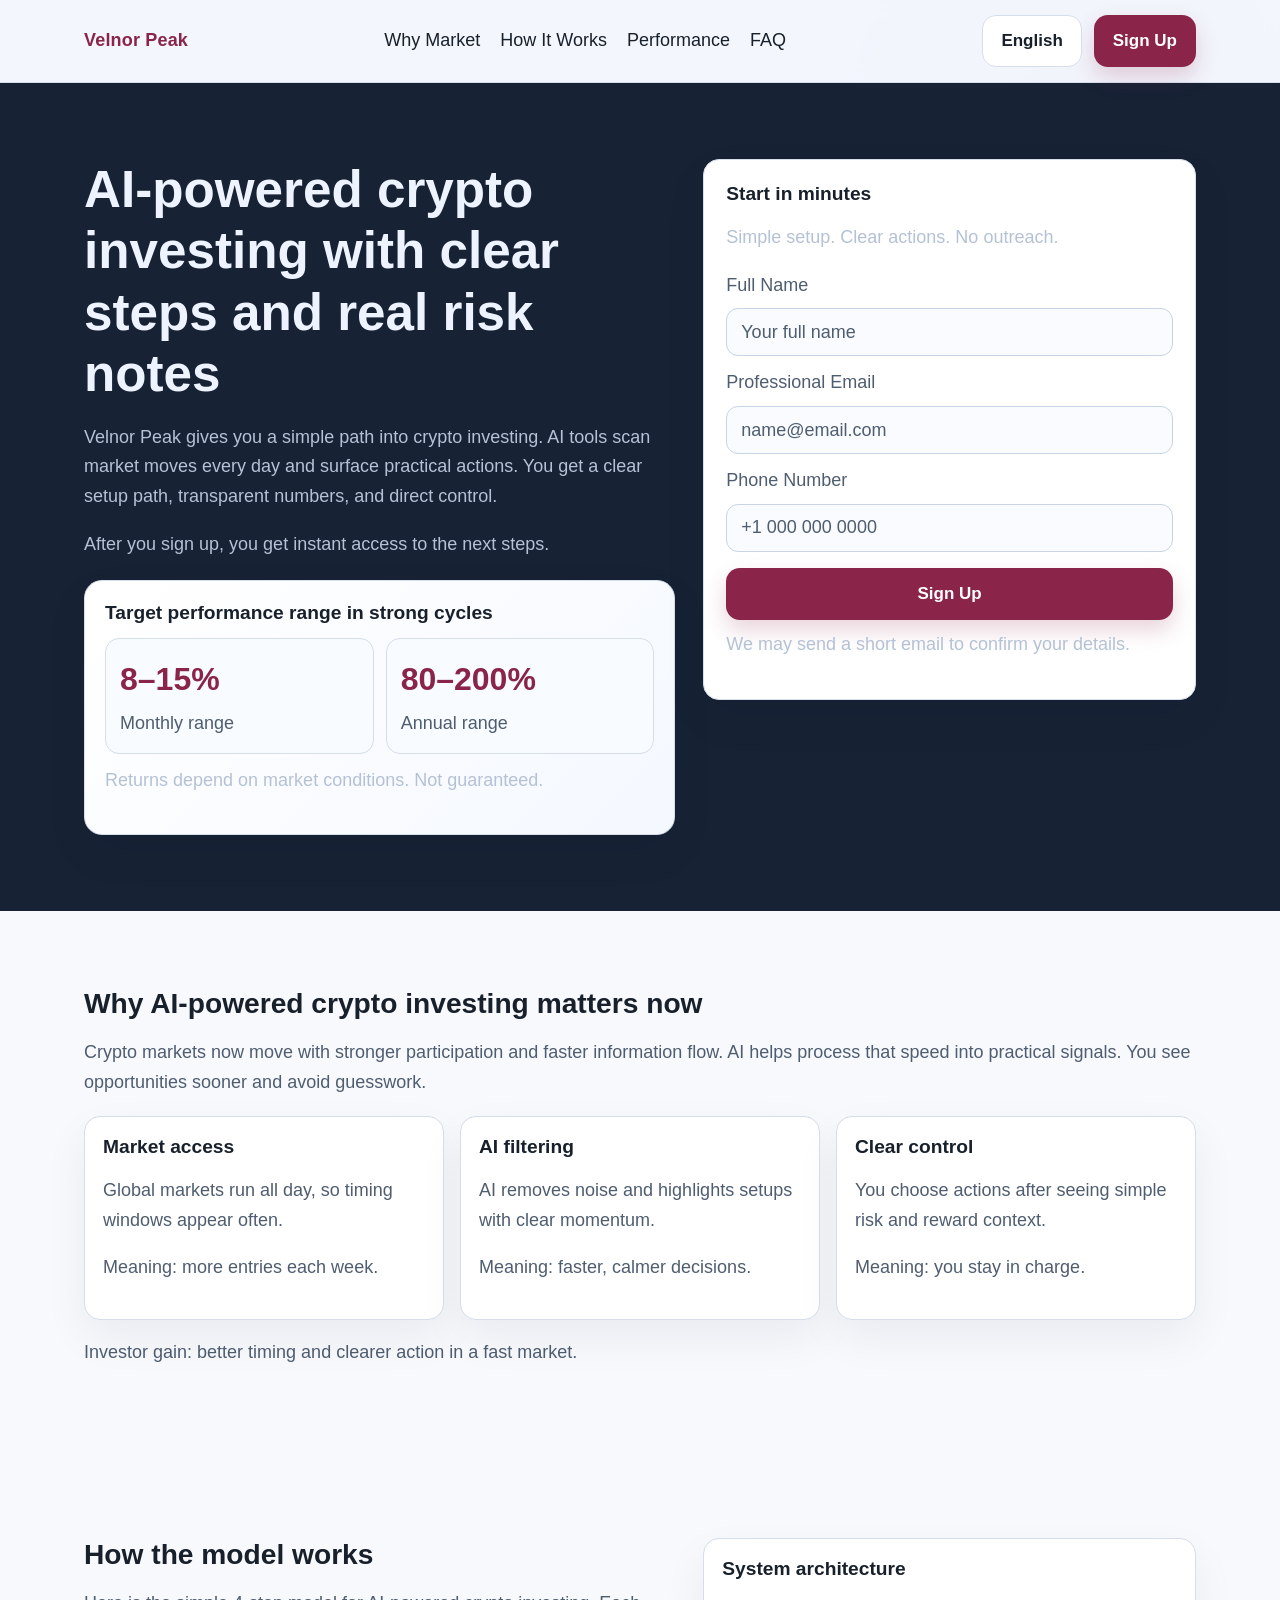
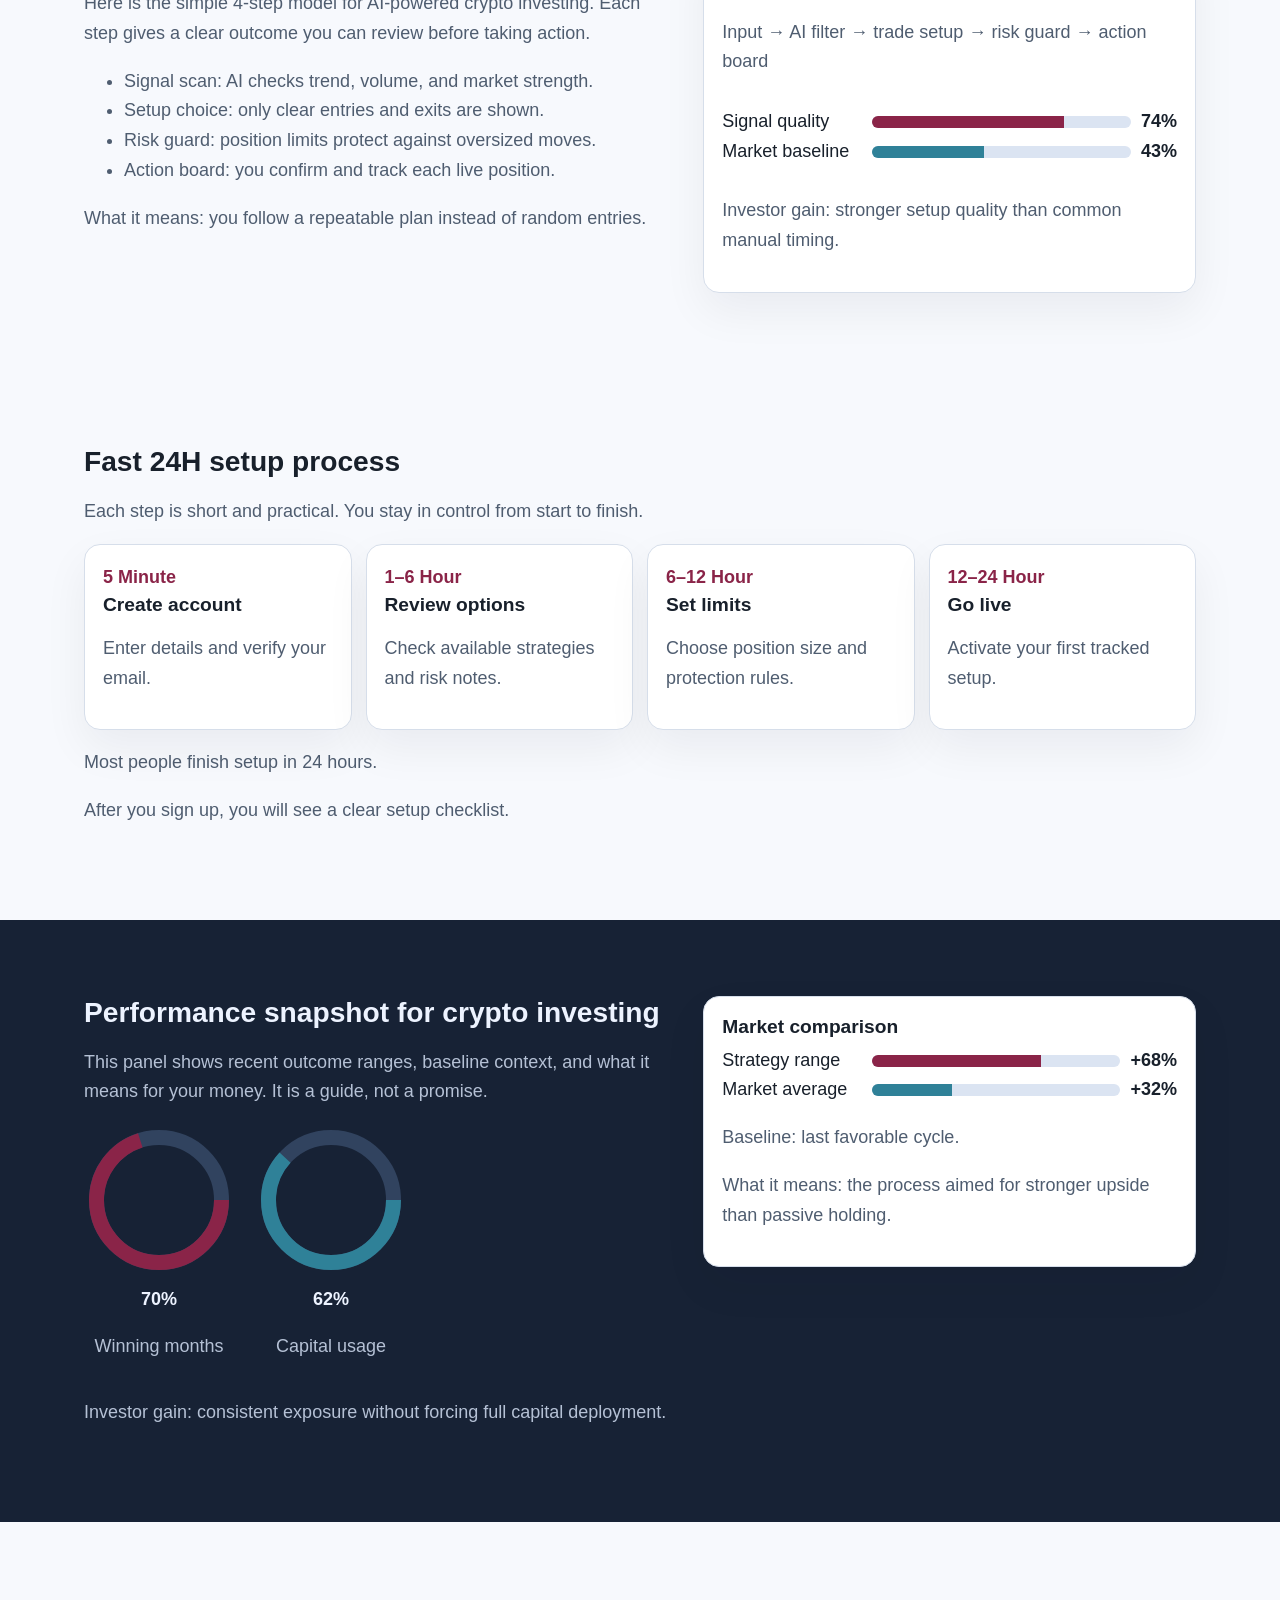
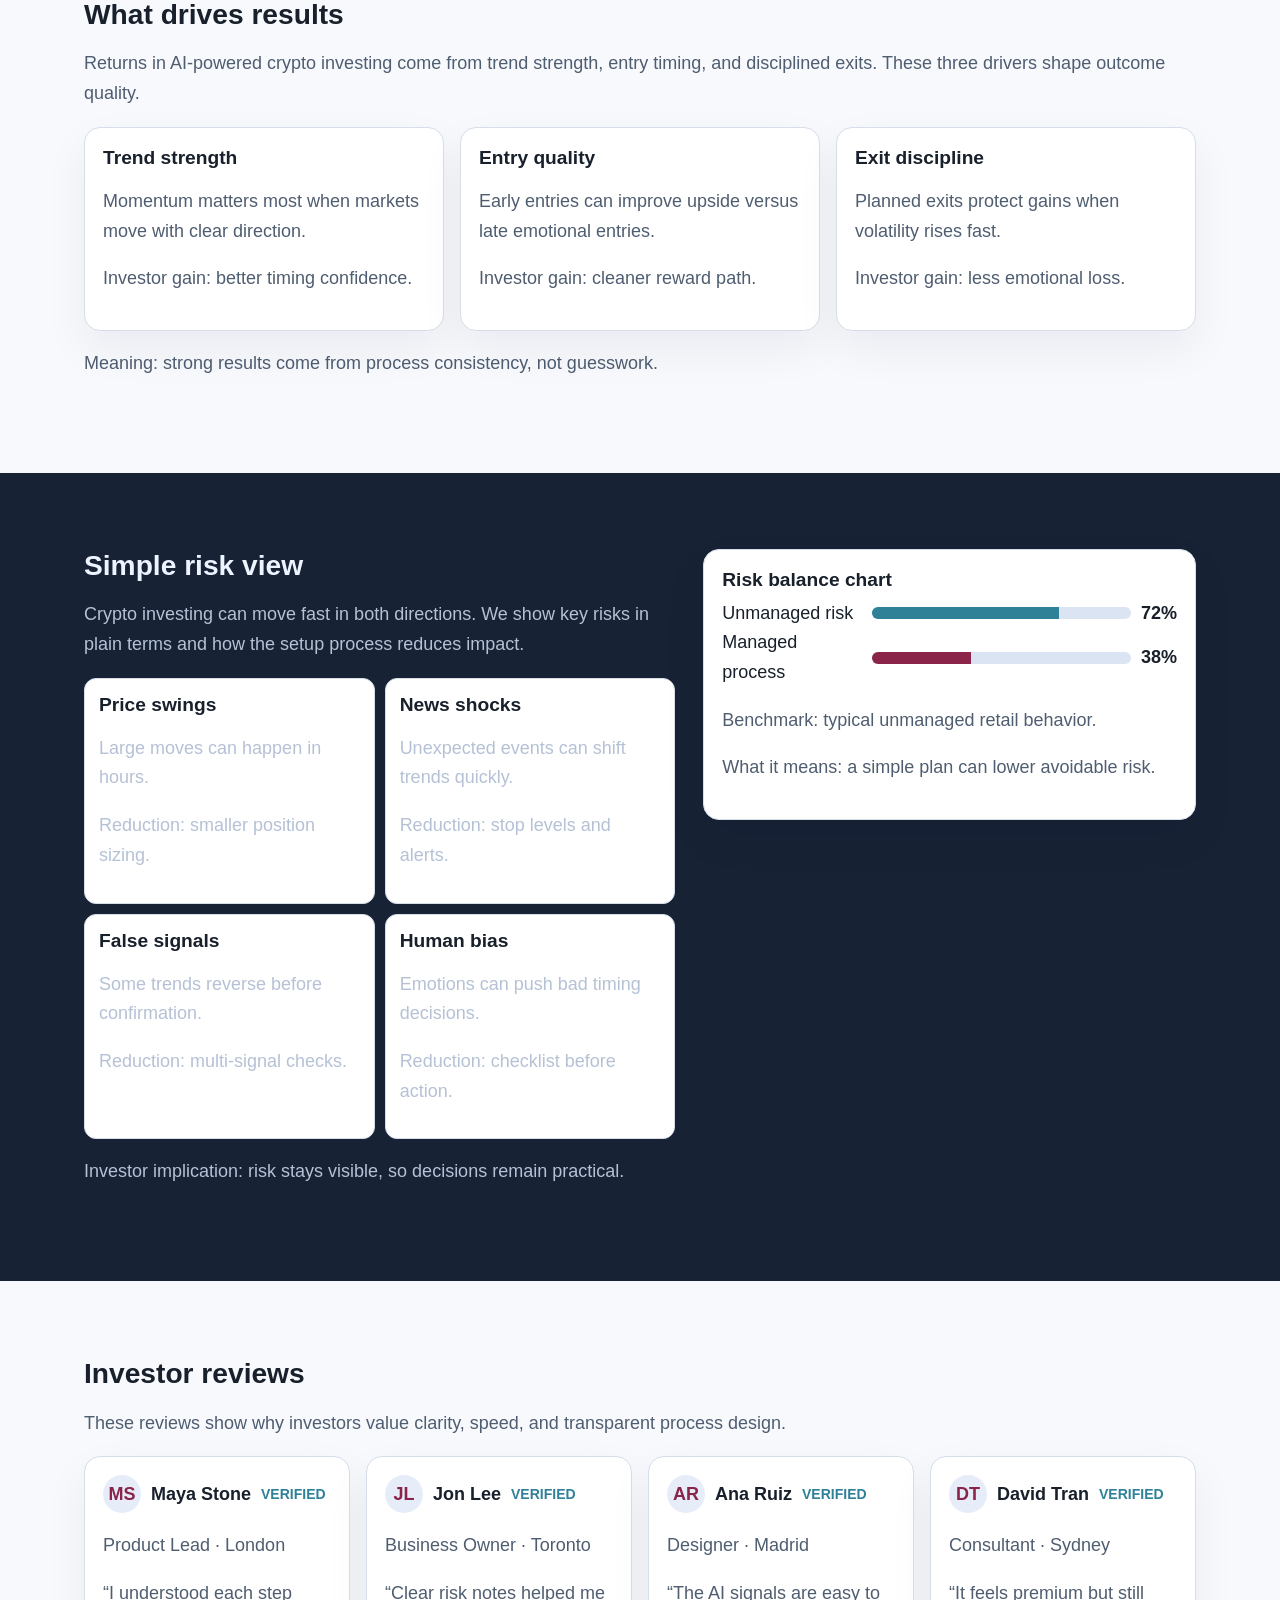
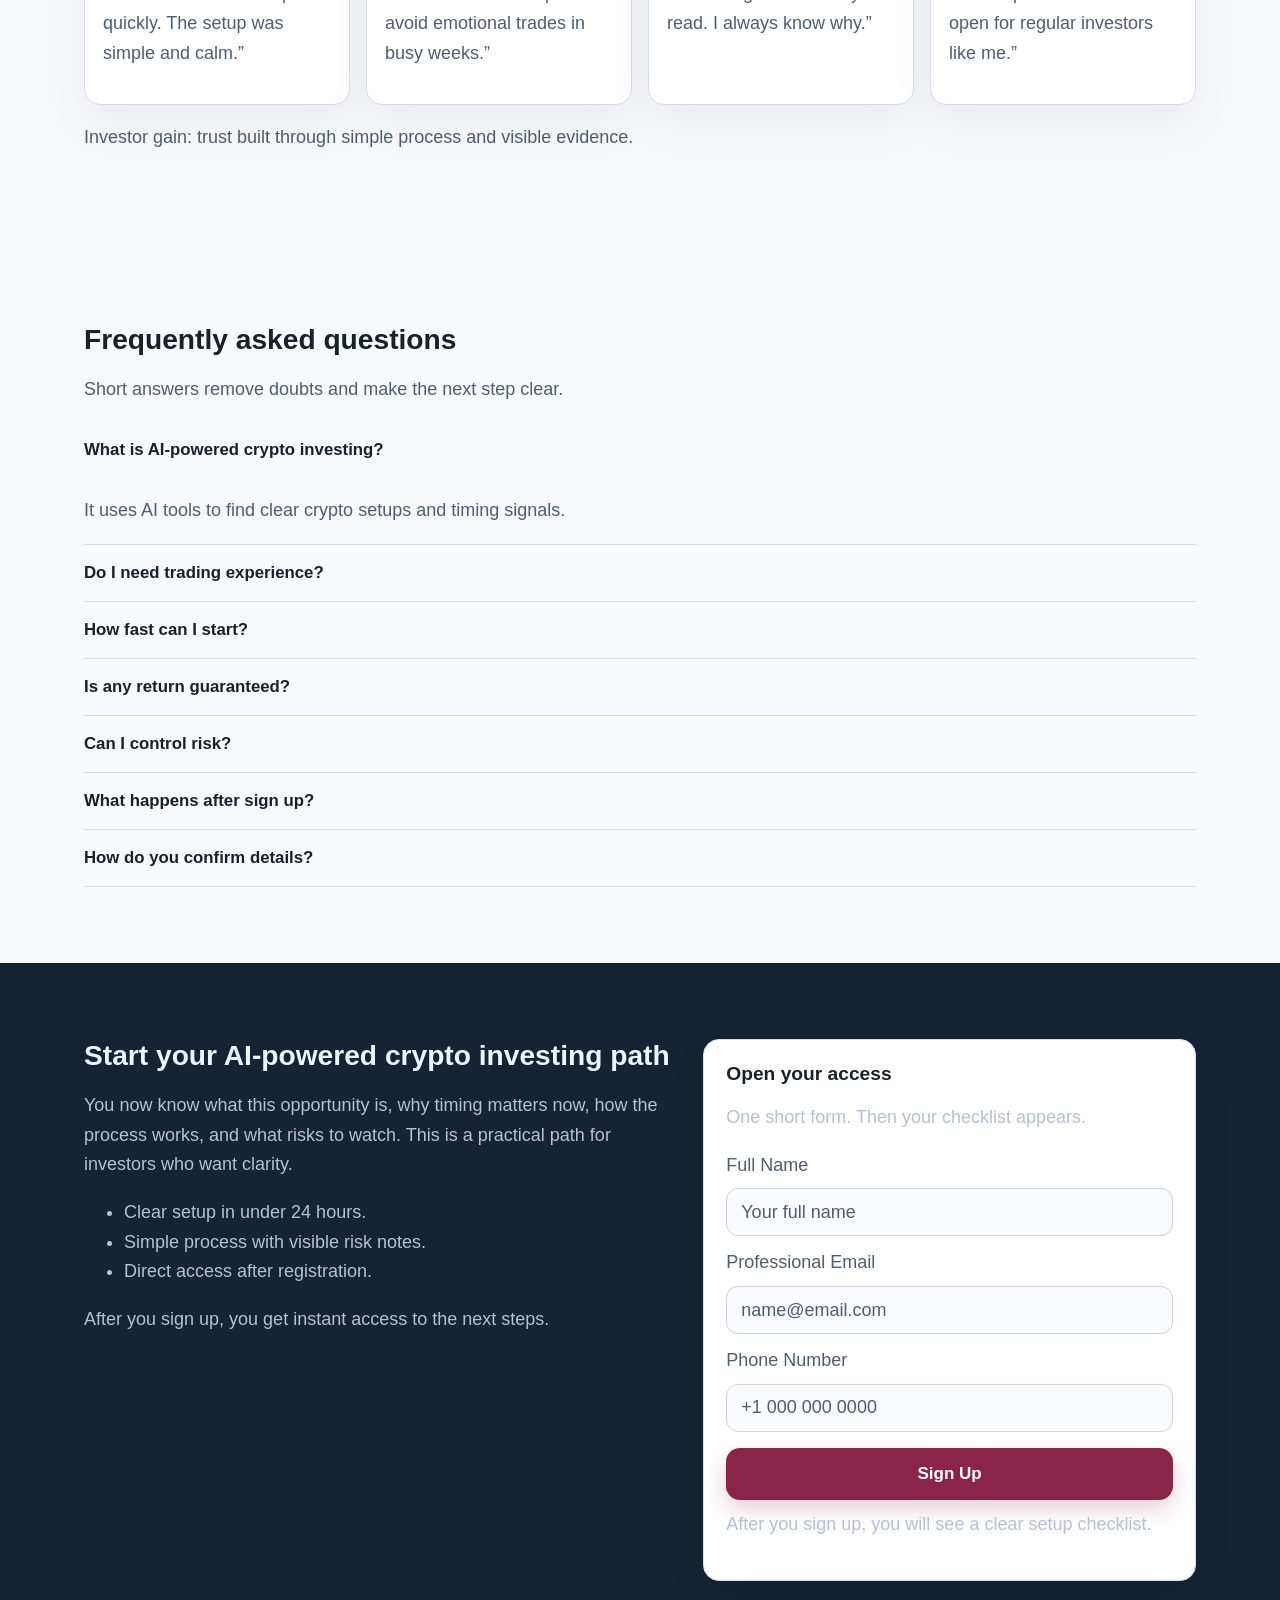
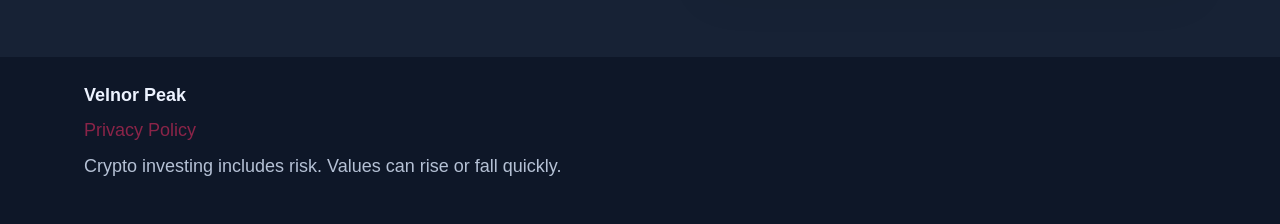
<file: index.html>
<!doctype html>
<html lang="en">
<head>
  <meta charset="utf-8">
  <meta name="viewport" content="width=device-width,initial-scale=1">
  <title>Velnor Peak | AI-Powered Crypto Investing (English)</title>
  <meta name="description" content="English page for Velnor Peak. Learn a simple way to start AI-powered crypto investing with clear steps, risk notes, and direct sign up access.">
  <link rel="canonical" href="https://velnorpeak.com/index.html">
  <link rel="alternate" hreflang="en" href="https://velnorpeak.com/index.html">
  <link rel="alternate" hreflang="de" href="https://velnorpeak.com/de/index.html">
  <link rel="alternate" hreflang="fr" href="https://velnorpeak.com/fr/index.html">
  <link rel="alternate" hreflang="es" href="https://velnorpeak.com/es/index.html">
  <link rel="alternate" hreflang="it" href="https://velnorpeak.com/it/index.html">
  <link rel="alternate" hreflang="tr" href="https://velnorpeak.com/tr/index.html">
  <link rel="alternate" hreflang="pt" href="https://velnorpeak.com/pt/index.html">
  <link rel="alternate" hreflang="ja" href="https://velnorpeak.com/jp/index.html">
  <link rel="alternate" hreflang="sk" href="https://velnorpeak.com/sk/index.html">
  <link rel="alternate" hreflang="nl-BE" href="https://velnorpeak.com/be/index.html">
  <link rel="alternate" hreflang="x-default" href="https://velnorpeak.com/index.html">
  <meta property="og:title" content="Velnor Peak | AI-Powered Crypto Investing (English)">
  <meta property="og:description" content="English page for Velnor Peak. Learn a simple way to start AI-powered crypto investing with clear steps, risk notes, and direct sign up access.">
  <meta property="og:type" content="website">
  <meta property="og:url" content="https://velnorpeak.com/index.html">
  <meta name="twitter:card" content="summary_large_image">
  <meta name="twitter:title" content="Velnor Peak | AI-Powered Crypto Investing (English)">
  <meta name="twitter:description" content="English page for Velnor Peak. Learn a simple way to start AI-powered crypto investing with clear steps, risk notes, and direct sign up access.">
  <link rel="stylesheet" href="assets/style.css">
  <script defer src="assets/app.js"></script>
</head>
<body>
<div class="page-bg" aria-hidden="true"></div>
<header class="topbar">
  <div class="container nav-shell">
    <a href="index.html" class="brand">Velnor Peak</a>
    <nav class="nav-links" aria-label="Main navigation">
      <a href="#market">Why Market</a><a href="#model">How It Works</a><a href="#metrics">Performance</a><a href="#faq">FAQ</a>
    </nav>
    <div class="right-zone">
      <div class="lang">
        <button class="lang-btn" type="button" aria-label="Toggle language list">English</button>
        <div class="lang-menu"><a class="lang-link" href="index.html"><img class="flag" src="https://flagcdn.com/gb.svg" alt="English flag" loading="lazy">English</a>
<a class="lang-link" href="de/index.html"><img class="flag" src="https://flagcdn.com/de.svg" alt="Deutsch flag" loading="lazy">Deutsch</a>
<a class="lang-link" href="fr/index.html"><img class="flag" src="https://flagcdn.com/fr.svg" alt="Français flag" loading="lazy">Français</a>
<a class="lang-link" href="es/index.html"><img class="flag" src="https://flagcdn.com/es.svg" alt="Español flag" loading="lazy">Español</a>
<a class="lang-link" href="it/index.html"><img class="flag" src="https://flagcdn.com/it.svg" alt="Italiano flag" loading="lazy">Italiano</a>
<a class="lang-link" href="tr/index.html"><img class="flag" src="https://flagcdn.com/tr.svg" alt="Türkçe flag" loading="lazy">Türkçe</a>
<a class="lang-link" href="pt/index.html"><img class="flag" src="https://flagcdn.com/pt.svg" alt="Português flag" loading="lazy">Português</a>
<a class="lang-link" href="jp/index.html"><img class="flag" src="https://flagcdn.com/jp.svg" alt="日本語 flag" loading="lazy">日本語</a>
<a class="lang-link" href="sk/index.html"><img class="flag" src="https://flagcdn.com/sk.svg" alt="Slovak flag" loading="lazy">Slovak</a>
<a class="lang-link" href="be/index.html"><img class="flag" src="https://flagcdn.com/be.svg" alt="Nederlands (BE) flag" loading="lazy">Nederlands (BE)</a></div>
      </div>
      <a href="#start" class="btn btn-primary">Sign Up</a>
      <button class="drawer-toggle" id="openDrawer" aria-label="Open menu">☰</button>
    </div>
  </div>
</header>

<div class="drawer-backdrop" id="drawerBackdrop"></div>
<aside class="drawer" id="drawer" aria-label="Mobile menu">
  <div class="drawer-head"><strong>Menu</strong><button id="closeDrawer" class="icon-btn" type="button" aria-label="Close menu">X</button></div>
  <nav>
    <a href="#market">Why Market</a><a href="#model">How It Works</a><a href="#metrics">Performance</a><a href="#faq">FAQ</a>
  </nav>
  <div class="lang">
    <button class="lang-btn" type="button" aria-label="Toggle language list">English</button>
    <div class="lang-menu"><a class="lang-link" href="index.html"><img class="flag" src="https://flagcdn.com/gb.svg" alt="English flag" loading="lazy">English</a>
<a class="lang-link" href="de/index.html"><img class="flag" src="https://flagcdn.com/de.svg" alt="Deutsch flag" loading="lazy">Deutsch</a>
<a class="lang-link" href="fr/index.html"><img class="flag" src="https://flagcdn.com/fr.svg" alt="Français flag" loading="lazy">Français</a>
<a class="lang-link" href="es/index.html"><img class="flag" src="https://flagcdn.com/es.svg" alt="Español flag" loading="lazy">Español</a>
<a class="lang-link" href="it/index.html"><img class="flag" src="https://flagcdn.com/it.svg" alt="Italiano flag" loading="lazy">Italiano</a>
<a class="lang-link" href="tr/index.html"><img class="flag" src="https://flagcdn.com/tr.svg" alt="Türkçe flag" loading="lazy">Türkçe</a>
<a class="lang-link" href="pt/index.html"><img class="flag" src="https://flagcdn.com/pt.svg" alt="Português flag" loading="lazy">Português</a>
<a class="lang-link" href="jp/index.html"><img class="flag" src="https://flagcdn.com/jp.svg" alt="日本語 flag" loading="lazy">日本語</a>
<a class="lang-link" href="sk/index.html"><img class="flag" src="https://flagcdn.com/sk.svg" alt="Slovak flag" loading="lazy">Slovak</a>
<a class="lang-link" href="be/index.html"><img class="flag" src="https://flagcdn.com/be.svg" alt="Nederlands (BE) flag" loading="lazy">Nederlands (BE)</a></div>
  </div>
  <a href="#start" class="btn btn-primary">Sign Up</a>
</aside>

<main>
  <section class="section dark" id="top">
    <div class="container hero-grid">
      <div>
        <h1>AI-powered crypto investing with clear steps and real risk notes</h1>
        <p>Velnor Peak gives you a simple path into crypto investing. AI tools scan market moves every day and surface practical actions. You get a clear setup path, transparent numbers, and direct control.</p>
        <p class="hero-note">After you sign up, you get instant access to the next steps.</p>
        <div class="performance-panel" aria-label="Performance range">
          <h3>Target performance range in strong cycles</h3>
          <div class="performance-grid">
            <div class="performance-card"><div class="metric-big">8–15%</div><div class="metric-label">Monthly range</div></div>
            <div class="performance-card"><div class="metric-big">80–200%</div><div class="metric-label">Annual range</div></div>
          </div>
          <p class="micro-disclaimer">Returns depend on market conditions. Not guaranteed.</p>
        </div>
      </div>
      <form class="form-card" id="start">
        <h3 class="form-title">Start in minutes</h3>
        <p class="form-sub">Simple setup. Clear actions. No outreach.</p>
        <label for="name">Full Name</label><input id="name" name="name" placeholder="Your full name" required>
        <label for="email">Professional Email</label><input id="email" type="email" name="email" placeholder="name@email.com" required>
        <label for="phone">Phone Number</label><input id="phone" name="phone" placeholder="+1 000 000 0000" required>
        <button class="btn btn-primary" type="submit">Sign Up</button>
        <p class="trust">We may send a short email to confirm your details.</p>
      </form>
    </div>
  </section>

  <section class="section light" id="market"><div class="container">
    <h2>Why AI-powered crypto investing matters now</h2>
    <p>Crypto markets now move with stronger participation and faster information flow. AI helps process that speed into practical signals. You see opportunities sooner and avoid guesswork.</p>
    <div class="cards">
      <article class="card"><h3>Market access</h3><p>Global markets run all day, so timing windows appear often.</p><p class="muted">Meaning: more entries each week.</p></article>
      <article class="card"><h3>AI filtering</h3><p>AI removes noise and highlights setups with clear momentum.</p><p class="muted">Meaning: faster, calmer decisions.</p></article>
      <article class="card"><h3>Clear control</h3><p>You choose actions after seeing simple risk and reward context.</p><p class="muted">Meaning: you stay in charge.</p></article>
    </div>
    <p>Investor gain: better timing and clearer action in a fast market.</p>
  </div></section>

  <section class="section light" id="model"><div class="container split">
    <div>
      <h2>How the model works</h2>
      <p>Here is the simple 4-step model for AI-powered crypto investing. Each step gives a clear outcome you can review before taking action.</p>
      <ul>
        <li>Signal scan: AI checks trend, volume, and market strength.</li>
        <li>Setup choice: only clear entries and exits are shown.</li>
        <li>Risk guard: position limits protect against oversized moves.</li>
        <li>Action board: you confirm and track each live position.</li>
      </ul>
      <p>What it means: you follow a repeatable plan instead of random entries.</p>
    </div>
    <div class="card chart-wrap">
      <h3>System architecture</h3>
      <p class="muted">Input → AI filter → trade setup → risk guard → action board</p>
      <div class="compare-bars">
        <div class="row"><span>Signal quality</span><div class="bar-track"><div class="bar-fill-a" style="width:74%"></div></div><strong>74%</strong></div>
        <div class="row"><span>Market baseline</span><div class="bar-track"><div class="bar-fill-b" style="width:43%"></div></div><strong>43%</strong></div>
      </div>
      <p>Investor gain: stronger setup quality than common manual timing.</p>
    </div>
  </div></section>

  <section class="section light" id="process"><div class="container">
    <h2>Fast 24H setup process</h2>
    <p>Each step is short and practical. You stay in control from start to finish.</p>
    <div class="process-grid">
      <article class="card"><div class="step-time">5 Minute</div><h3>Create account</h3><p>Enter details and verify your email.</p></article>
      <article class="card"><div class="step-time">1–6 Hour</div><h3>Review options</h3><p>Check available strategies and risk notes.</p></article>
      <article class="card"><div class="step-time">6–12 Hour</div><h3>Set limits</h3><p>Choose position size and protection rules.</p></article>
      <article class="card"><div class="step-time">12–24 Hour</div><h3>Go live</h3><p>Activate your first tracked setup.</p></article>
    </div>
    <p>Most people finish setup in 24 hours.</p>
    <p>After you sign up, you will see a clear setup checklist.</p>
  </div></section>

  <section class="section dark" id="metrics"><div class="container split">
    <div>
      <h2>Performance snapshot for crypto investing</h2>
      <p>This panel shows recent outcome ranges, baseline context, and what it means for your money. It is a guide, not a promise.</p>
      <div class="rings">
        <div class="ring"><svg viewBox="0 0 120 120"><circle cx="60" cy="60" r="50" stroke="#31435f" stroke-width="12" fill="none"/><circle cx="60" cy="60" r="50" stroke="#8a2448" stroke-width="12" fill="none" stroke-dasharray="314" stroke-dashoffset="94"/></svg><strong>70%</strong><p class="muted">Winning months</p></div>
        <div class="ring"><svg viewBox="0 0 120 120"><circle cx="60" cy="60" r="50" stroke="#31435f" stroke-width="12" fill="none"/><circle cx="60" cy="60" r="50" stroke="#2f8198" stroke-width="12" fill="none" stroke-dasharray="314" stroke-dashoffset="120"/></svg><strong>62%</strong><p class="muted">Capital usage</p></div>
      </div>
      <p>Investor gain: consistent exposure without forcing full capital deployment.</p>
    </div>
    <div class="card">
      <h3>Market comparison</h3>
      <div class="compare-bars">
        <div class="row"><span>Strategy range</span><div class="bar-track"><div class="bar-fill-a" style="width:68%"></div></div><strong>+68%</strong></div>
        <div class="row"><span>Market average</span><div class="bar-track"><div class="bar-fill-b" style="width:32%"></div></div><strong>+32%</strong></div>
      </div>
      <p class="bench">Baseline: last favorable cycle.</p>
      <p>What it means: the process aimed for stronger upside than passive holding.</p>
    </div>
  </div></section>

  <section class="section light" id="insights"><div class="container">
    <h2>What drives results</h2>
    <p>Returns in AI-powered crypto investing come from trend strength, entry timing, and disciplined exits. These three drivers shape outcome quality.</p>
    <div class="cards">
      <article class="card"><h3>Trend strength</h3><p>Momentum matters most when markets move with clear direction.</p><p class="muted">Investor gain: better timing confidence.</p></article>
      <article class="card"><h3>Entry quality</h3><p>Early entries can improve upside versus late emotional entries.</p><p class="muted">Investor gain: cleaner reward path.</p></article>
      <article class="card"><h3>Exit discipline</h3><p>Planned exits protect gains when volatility rises fast.</p><p class="muted">Investor gain: less emotional loss.</p></article>
    </div>
    <p>Meaning: strong results come from process consistency, not guesswork.</p>
  </div></section>

  <section class="section dark" id="risk"><div class="container split">
    <div>
      <h2>Simple risk view</h2>
      <p>Crypto investing can move fast in both directions. We show key risks in plain terms and how the setup process reduces impact.</p>
      <div class="matrix">
        <div class="cell"><h3>Price swings</h3><p>Large moves can happen in hours.</p><p class="muted">Reduction: smaller position sizing.</p></div>
        <div class="cell"><h3>News shocks</h3><p>Unexpected events can shift trends quickly.</p><p class="muted">Reduction: stop levels and alerts.</p></div>
        <div class="cell"><h3>False signals</h3><p>Some trends reverse before confirmation.</p><p class="muted">Reduction: multi-signal checks.</p></div>
        <div class="cell"><h3>Human bias</h3><p>Emotions can push bad timing decisions.</p><p class="muted">Reduction: checklist before action.</p></div>
      </div>
      <p>Investor implication: risk stays visible, so decisions remain practical.</p>
    </div>
    <div class="card">
      <h3>Risk balance chart</h3>
      <div class="compare-bars">
        <div class="row"><span>Unmanaged risk</span><div class="bar-track"><div class="bar-fill-b" style="width:72%"></div></div><strong>72%</strong></div>
        <div class="row"><span>Managed process</span><div class="bar-track"><div class="bar-fill-a" style="width:38%"></div></div><strong>38%</strong></div>
      </div>
      <p class="bench">Benchmark: typical unmanaged retail behavior.</p>
      <p>What it means: a simple plan can lower avoidable risk.</p>
    </div>
  </div></section>

  <section class="section light" id="reviews"><div class="container">
    <h2>Investor reviews</h2>
    <p>These reviews show why investors value clarity, speed, and transparent process design.</p>
    <div class="cards">
      <article class="card"><div class="review-head"><span class="avatar">MS</span><strong>Maya Stone</strong><span class="verified">VERIFIED</span></div><p class="muted">Product Lead · London</p><p>“I understood each step quickly. The setup was simple and calm.”</p></article>
      <article class="card"><div class="review-head"><span class="avatar">JL</span><strong>Jon Lee</strong><span class="verified">VERIFIED</span></div><p class="muted">Business Owner · Toronto</p><p>“Clear risk notes helped me avoid emotional trades in busy weeks.”</p></article>
      <article class="card"><div class="review-head"><span class="avatar">AR</span><strong>Ana Ruiz</strong><span class="verified">VERIFIED</span></div><p class="muted">Designer · Madrid</p><p>“The AI signals are easy to read. I always know why.”</p></article>
      <article class="card"><div class="review-head"><span class="avatar">DT</span><strong>David Tran</strong><span class="verified">VERIFIED</span></div><p class="muted">Consultant · Sydney</p><p>“It feels premium but still open for regular investors like me.”</p></article>
    </div>
    <p>Investor gain: trust built through simple process and visible evidence.</p>
  </div></section>

  <section class="section light" id="faq"><div class="container">
    <h2>Frequently asked questions</h2>
    <p>Short answers remove doubts and make the next step clear.</p>
    <div class="faq-list">
      <div class="faq-item open"><button class="faq-q">What is AI-powered crypto investing?</button><div class="faq-a"><p>It uses AI tools to find clear crypto setups and timing signals.</p></div></div>
      <div class="faq-item"><button class="faq-q">Do I need trading experience?</button><div class="faq-a"><p>No. The flow explains each step in plain language.</p></div></div>
      <div class="faq-item"><button class="faq-q">How fast can I start?</button><div class="faq-a"><p>Most people complete setup in less than 24 hours.</p></div></div>
      <div class="faq-item"><button class="faq-q">Is any return guaranteed?</button><div class="faq-a"><p>No. Returns depend on market conditions and are never guaranteed.</p></div></div>
      <div class="faq-item"><button class="faq-q">Can I control risk?</button><div class="faq-a"><p>Yes. You set limits before activating any strategy.</p></div></div>
      <div class="faq-item"><button class="faq-q">What happens after sign up?</button><div class="faq-a"><p>After you sign up, you can review the options and choose what to do next.</p></div></div>
      <div class="faq-item"><button class="faq-q">How do you confirm details?</button><div class="faq-a"><p>We may send a short email to confirm your details.</p></div></div>
    </div>
  </div></section>

  <section class="section dark" id="final"><div class="container split">
    <div>
      <h2>Start your AI-powered crypto investing path</h2>
      <p>You now know what this opportunity is, why timing matters now, how the process works, and what risks to watch. This is a practical path for investors who want clarity.</p>
      <ul>
        <li>Clear setup in under 24 hours.</li>
        <li>Simple process with visible risk notes.</li>
        <li>Direct access after registration.</li>
      </ul>
      <p>After you sign up, you get instant access to the next steps.</p>
    </div>
    <form class="form-card">
      <h3 class="form-title">Open your access</h3>
      <p class="form-sub">One short form. Then your checklist appears.</p>
      <label for="name2">Full Name</label><input id="name2" name="name2" placeholder="Your full name" required>
      <label for="email2">Professional Email</label><input id="email2" type="email" name="email2" placeholder="name@email.com" required>
      <label for="phone2">Phone Number</label><input id="phone2" name="phone2" placeholder="+1 000 000 0000" required>
      <button class="btn btn-primary" type="submit">Sign Up</button>
      <p class="trust">After you sign up, you will see a clear setup checklist.</p>
    </form>
  </div></section>
</main>

<footer class="footer">
  <div class="container">
    <strong>Velnor Peak</strong>
    <p><a href="#" data-open-privacy>Privacy Policy</a></p>
    <p>Crypto investing includes risk. Values can rise or fall quickly.</p>
  </div>
</footer>

<div class="modal" id="privacyModal" aria-modal="true" role="dialog" aria-label="Privacy Policy">
  <div class="modal-card">
    <div class="modal-top"><h2>Privacy Policy</h2><button class="icon-btn" data-close-privacy aria-label="Close privacy policy">X</button></div>
    <p><strong>Introduction:</strong> We explain how data is handled in clear language.</p>
    <p><strong>Data collection:</strong> We collect name, email, phone, and basic usage events.</p>
    <p><strong>Legal basis:</strong> We process data to deliver access and keep services working.</p>
    <p><strong>Cookies:</strong> Cookies help with session stability, preferences, and security checks.</p>
    <p><strong>Retention:</strong> Data is kept only as long as needed for service and legal duties.</p>
    <p><strong>Third-party sharing:</strong> We share data only with trusted service providers.</p>
    <p><strong>Security:</strong> We use technical and process controls to protect stored data.</p>
    <p><strong>User rights:</strong> You can request access, correction, or deletion of your data.</p>
    <p><strong>International transfers:</strong> Data may move across regions with safeguards in place.</p>
    <p><strong>Industry risk disclosure:</strong> Investment markets can be volatile and outcomes vary.</p>
    <p><strong>Contact:</strong> support@velnorpeak.com</p>
    <div class="modal-foot"><button class="icon-btn" data-close-privacy>Close</button></div>
  </div>
</div>

<script type="application/ld+json">
{"@context":"https://schema.org","@graph":[{"@type":"Organization","name":"Velnor Peak","url":"https://velnorpeak.com/","email":"support@velnorpeak.com"},{"@type":"WebSite","name":"Velnor Peak","url":"https://velnorpeak.com/"},{"@type":"FAQPage","mainEntity":[{"@type":"Question","name":"What is AI-powered crypto investing?","acceptedAnswer":{"@type":"Answer","text":"It uses AI tools to find clear crypto setups and timing signals."}},{"@type":"Question","name":"How fast can I start?","acceptedAnswer":{"@type":"Answer","text":"Most people complete setup in less than 24 hours."}}]},{"@type":"Review","author":{"@type":"Person","name":"Maya Stone"},"reviewBody":"I understood each step quickly. The setup was simple and calm.","reviewRating":{"@type":"Rating","ratingValue":"5"}}]}
</script>
</body>
</html>
</file>
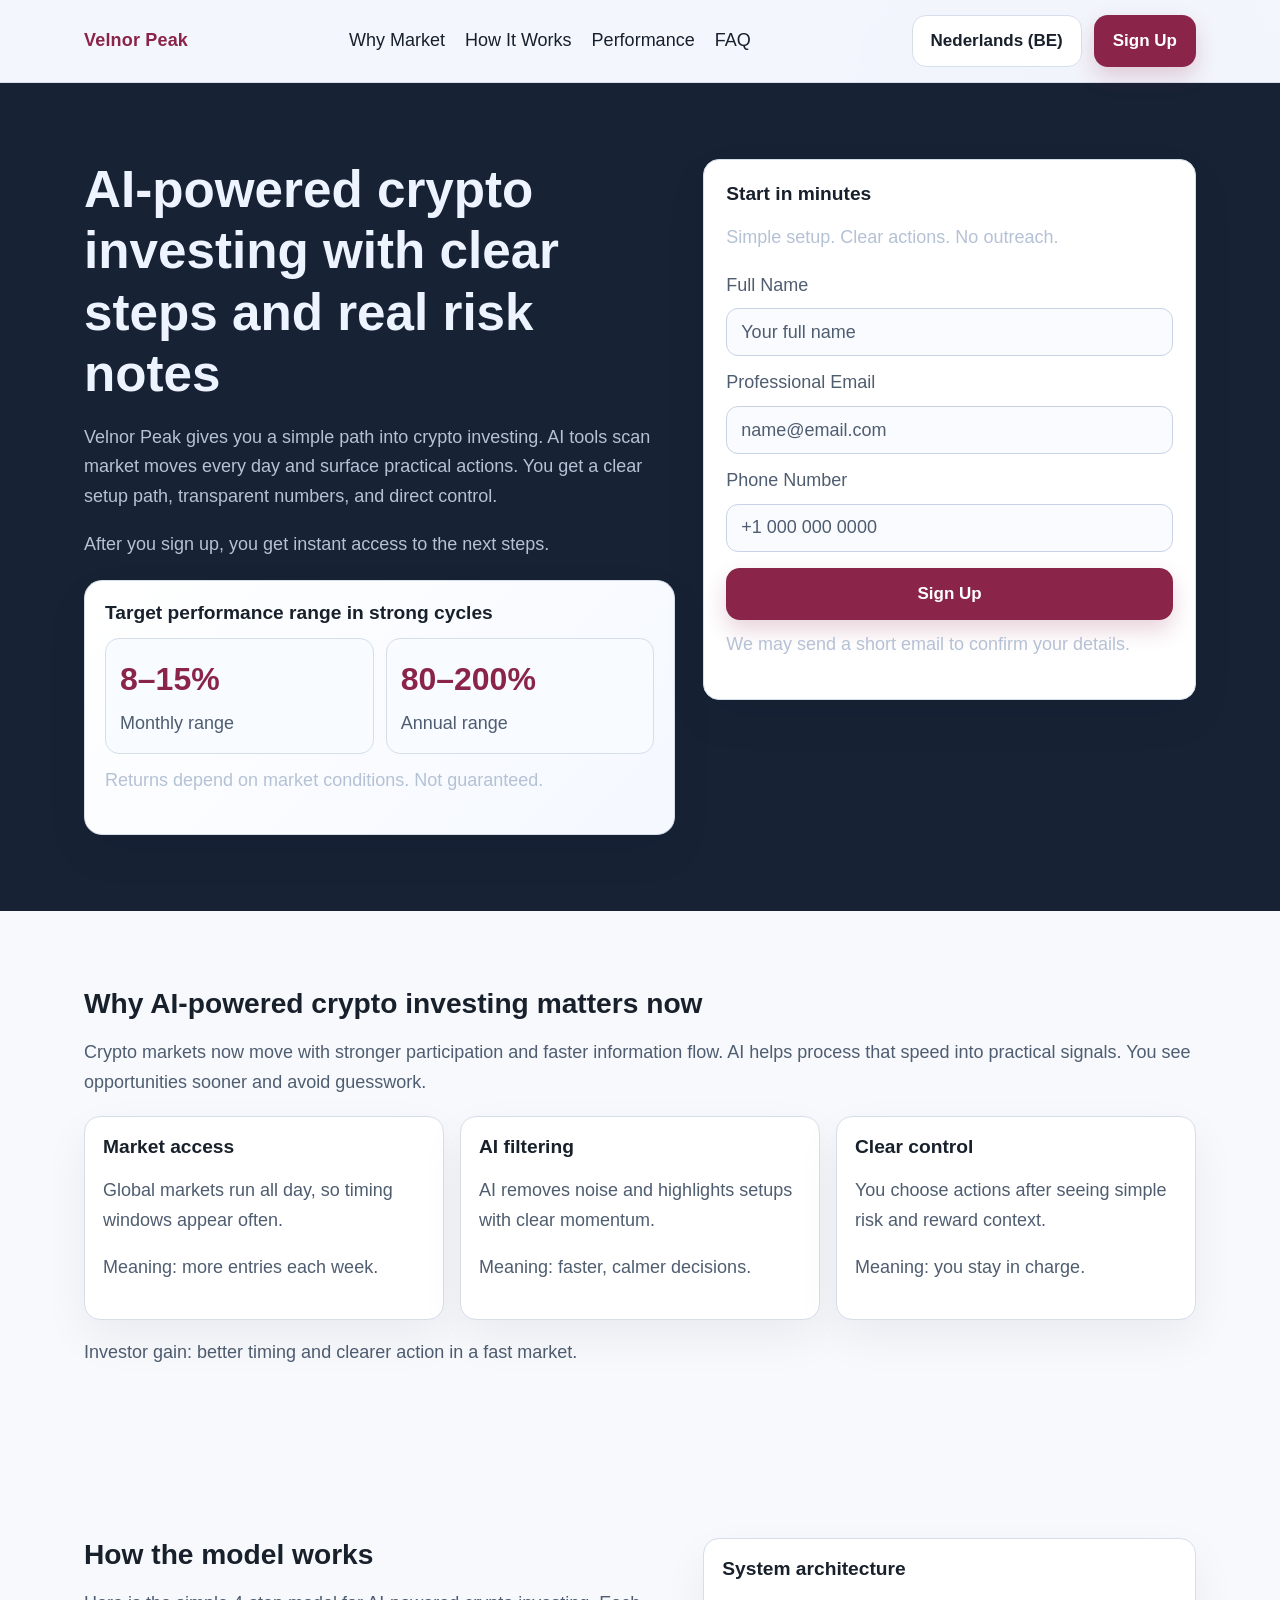
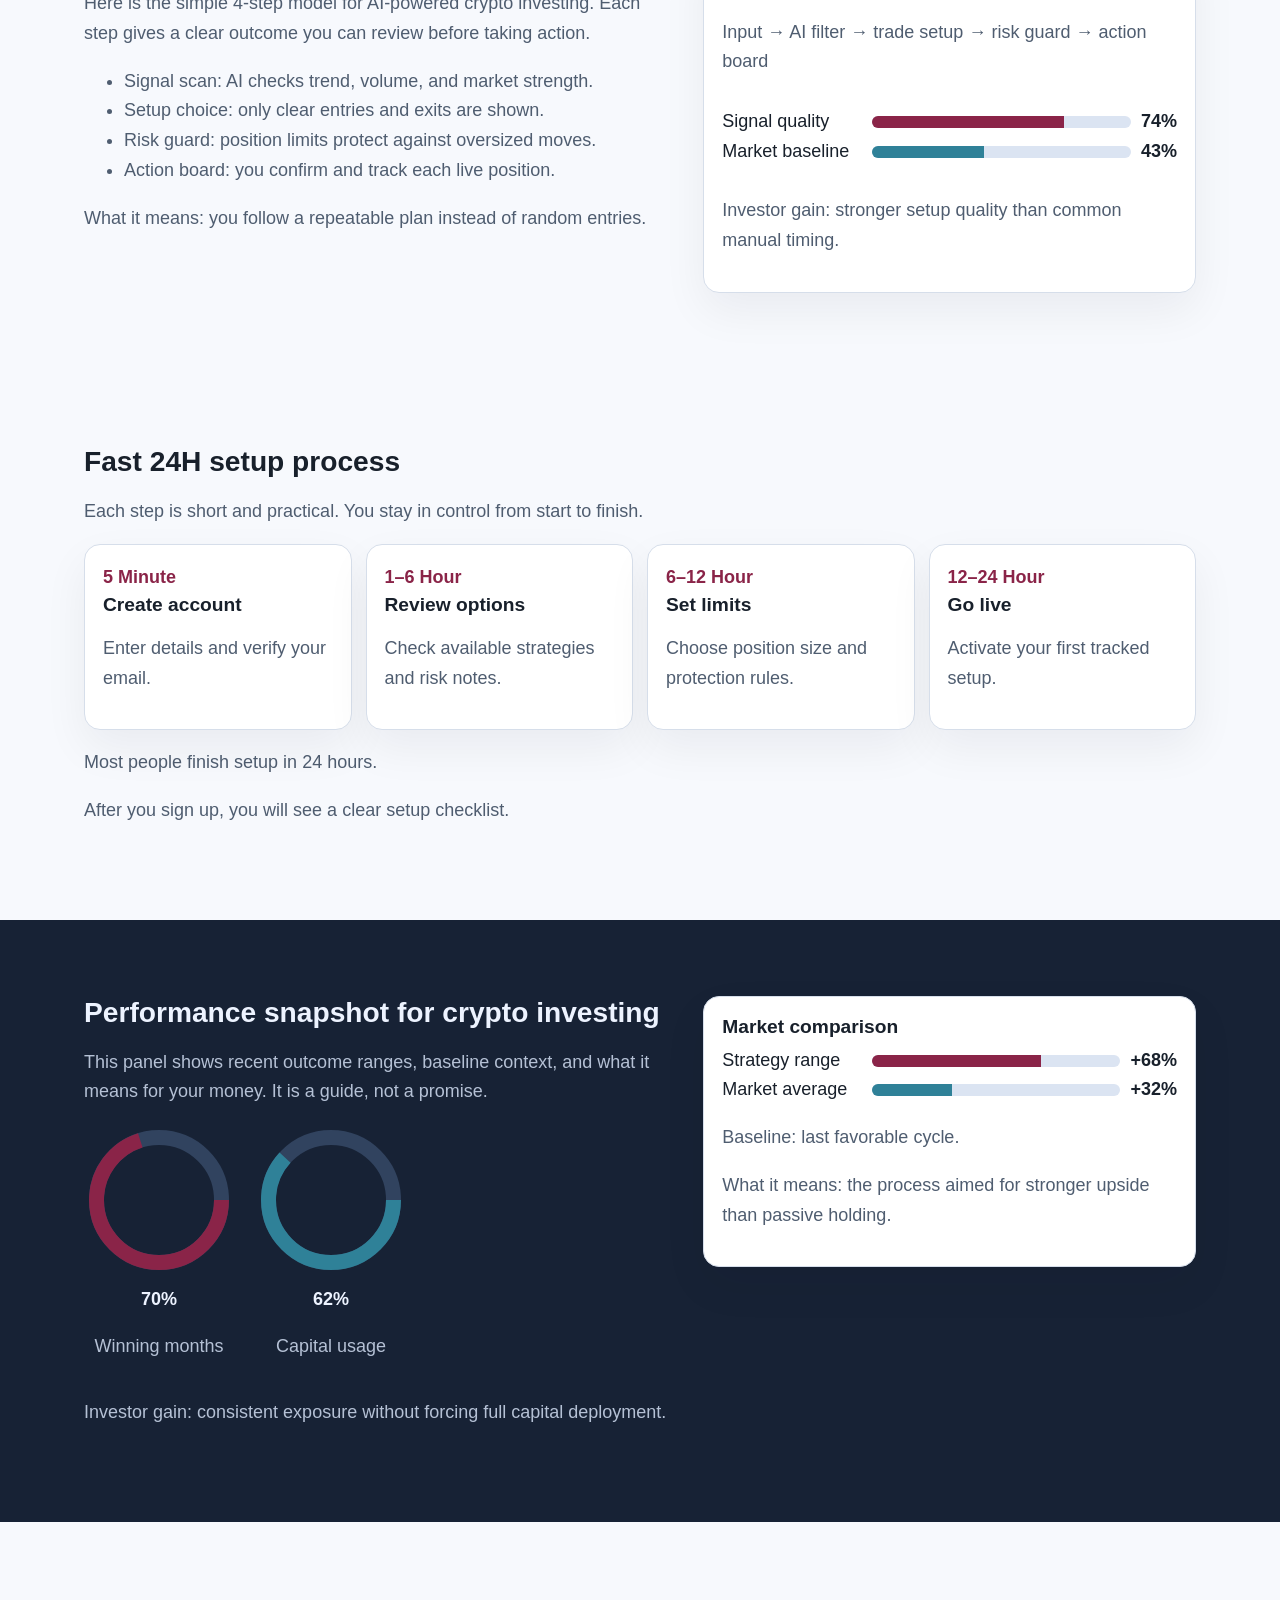
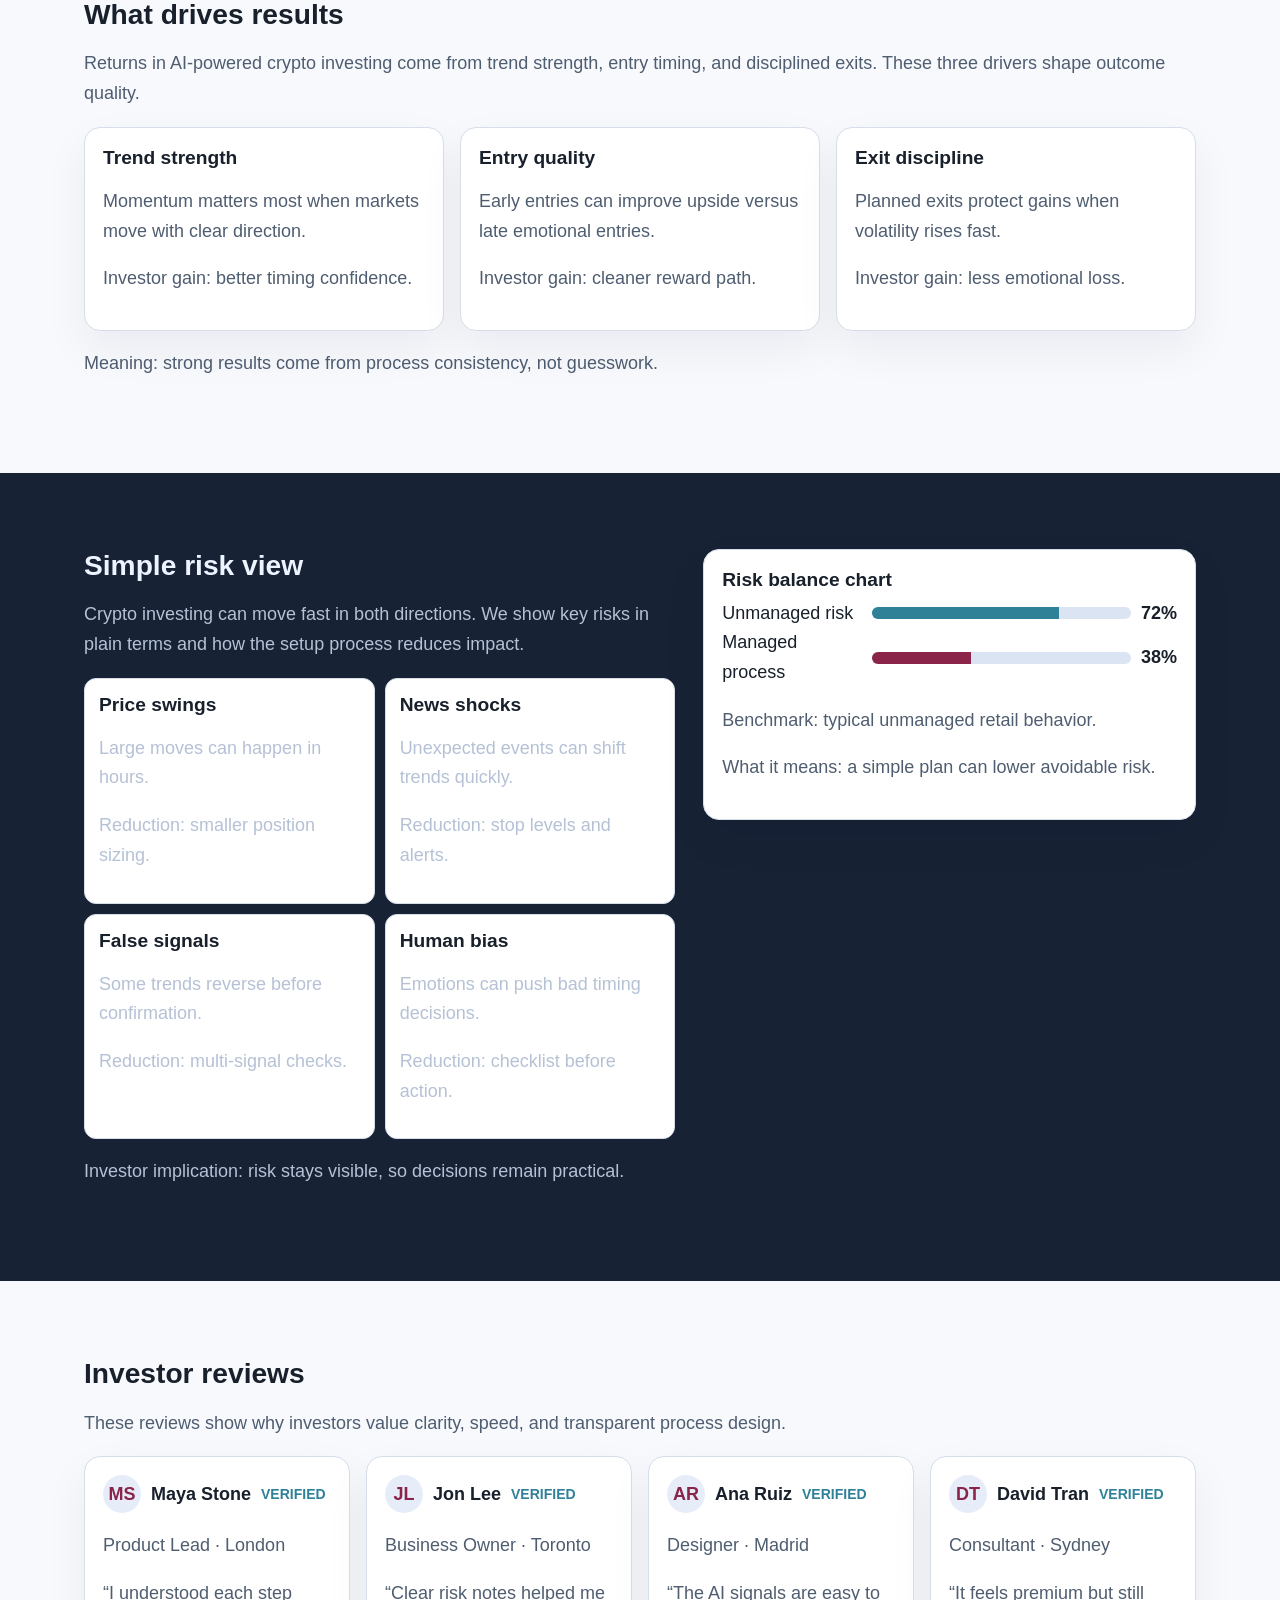
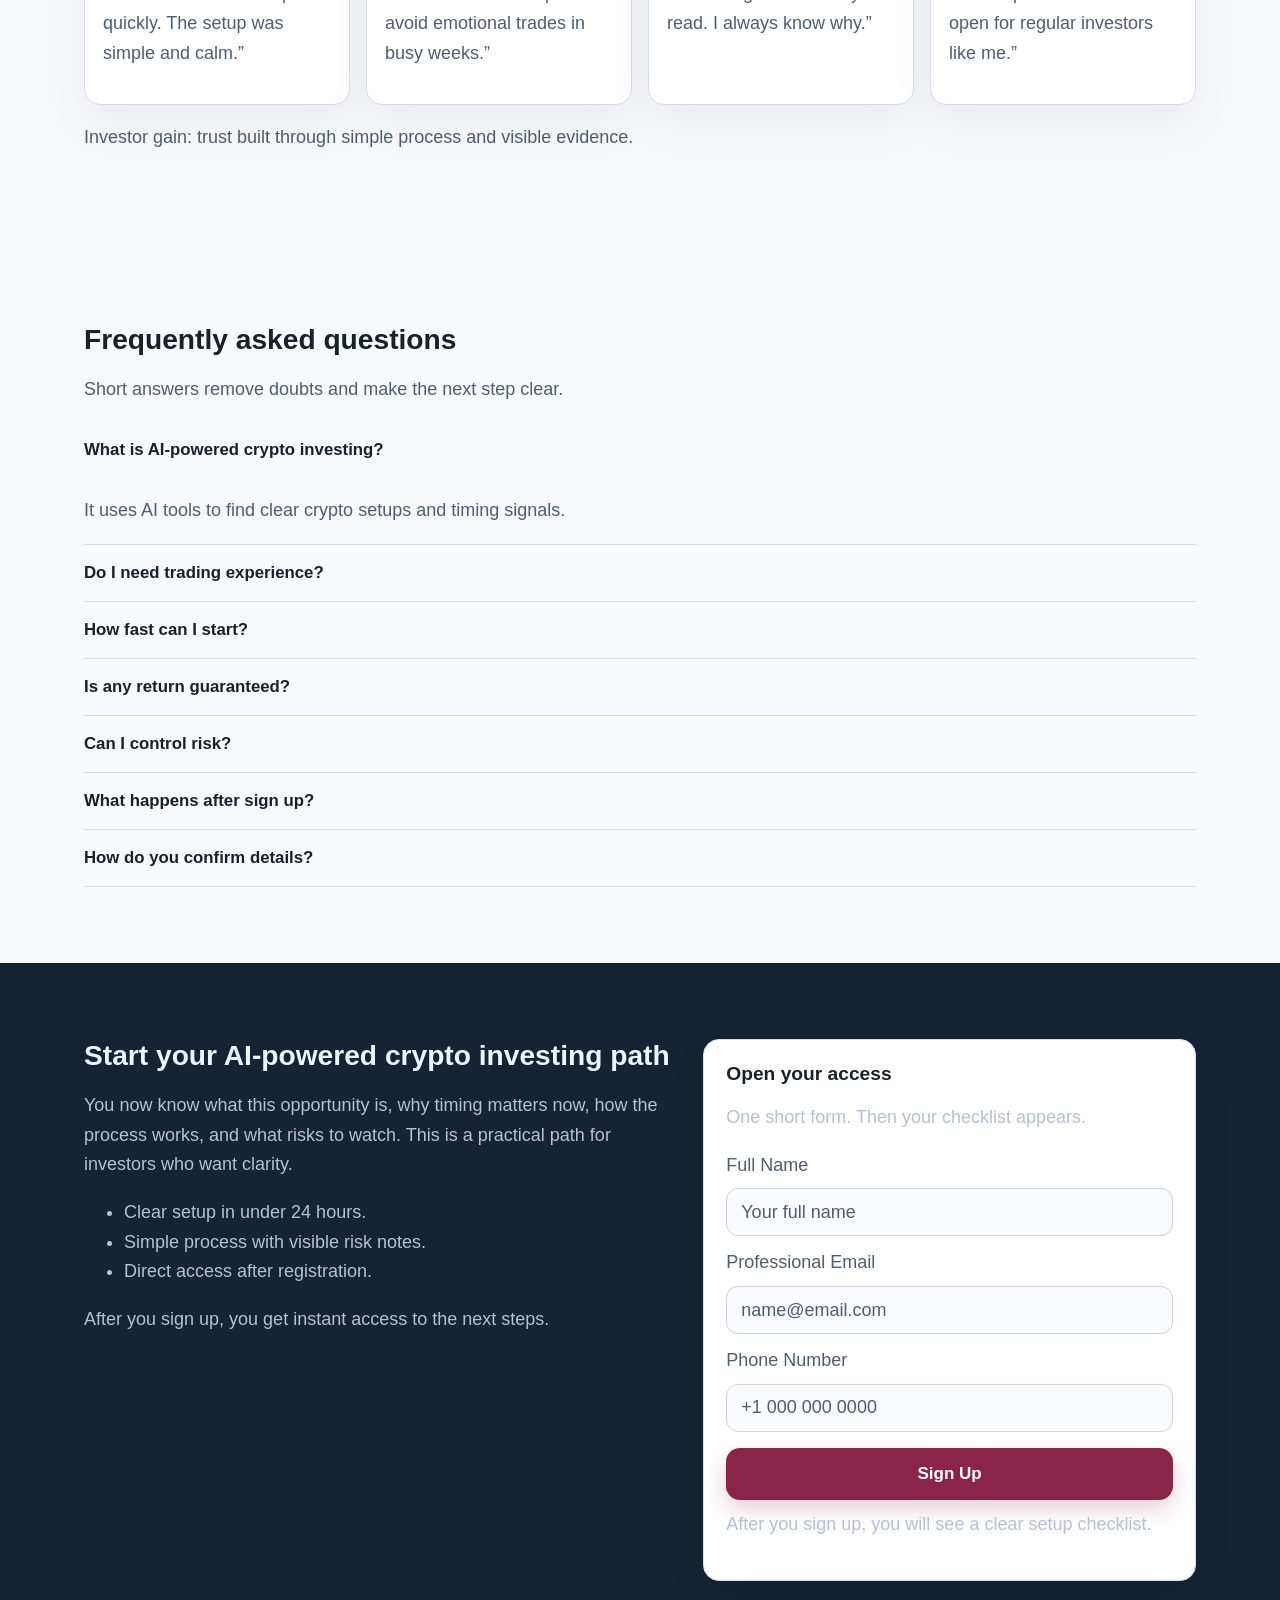
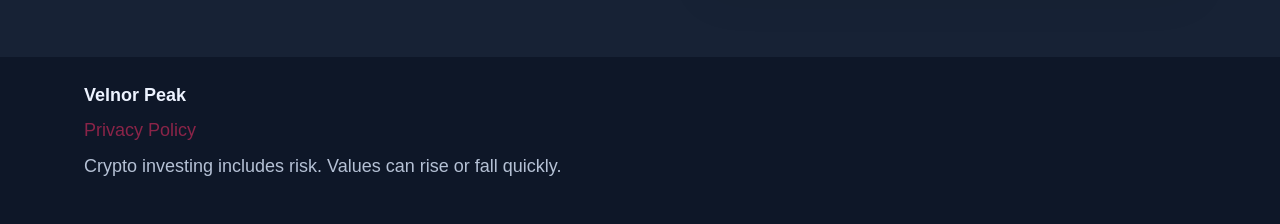
<file: be/index.html>
<!doctype html>
<html lang="en">
<head>
  <meta charset="utf-8">
  <meta name="viewport" content="width=device-width,initial-scale=1">
  <title>Velnor Peak | AI-Powered Crypto Investing (Nederlands (BE))</title>
  <meta name="description" content="Nederlands (BE) page for Velnor Peak. Learn a simple way to start AI-powered crypto investing with clear steps, risk notes, and direct sign up access.">
  <link rel="canonical" href="https://velnorpeak.com/be/index.html">
  <link rel="alternate" hreflang="en" href="https://velnorpeak.com/index.html">
  <link rel="alternate" hreflang="de" href="https://velnorpeak.com/de/index.html">
  <link rel="alternate" hreflang="fr" href="https://velnorpeak.com/fr/index.html">
  <link rel="alternate" hreflang="es" href="https://velnorpeak.com/es/index.html">
  <link rel="alternate" hreflang="it" href="https://velnorpeak.com/it/index.html">
  <link rel="alternate" hreflang="tr" href="https://velnorpeak.com/tr/index.html">
  <link rel="alternate" hreflang="pt" href="https://velnorpeak.com/pt/index.html">
  <link rel="alternate" hreflang="ja" href="https://velnorpeak.com/jp/index.html">
  <link rel="alternate" hreflang="sk" href="https://velnorpeak.com/sk/index.html">
  <link rel="alternate" hreflang="nl-BE" href="https://velnorpeak.com/be/index.html">
  <link rel="alternate" hreflang="x-default" href="https://velnorpeak.com/index.html">
  <meta property="og:title" content="Velnor Peak | AI-Powered Crypto Investing (Nederlands (BE))">
  <meta property="og:description" content="Nederlands (BE) page for Velnor Peak. Learn a simple way to start AI-powered crypto investing with clear steps, risk notes, and direct sign up access.">
  <meta property="og:type" content="website">
  <meta property="og:url" content="https://velnorpeak.com/be/index.html">
  <meta name="twitter:card" content="summary_large_image">
  <meta name="twitter:title" content="Velnor Peak | AI-Powered Crypto Investing (Nederlands (BE))">
  <meta name="twitter:description" content="Nederlands (BE) page for Velnor Peak. Learn a simple way to start AI-powered crypto investing with clear steps, risk notes, and direct sign up access.">
  <link rel="stylesheet" href="../assets/style.css">
  <script defer src="../assets/app.js"></script>
</head>
<body>
<div class="page-bg" aria-hidden="true"></div>
<header class="topbar">
  <div class="container nav-shell">
    <a href="../index.html" class="brand">Velnor Peak</a>
    <nav class="nav-links" aria-label="Main navigation">
      <a href="#market">Why Market</a><a href="#model">How It Works</a><a href="#metrics">Performance</a><a href="#faq">FAQ</a>
    </nav>
    <div class="right-zone">
      <div class="lang">
        <button class="lang-btn" type="button" aria-label="Toggle language list">Nederlands (BE)</button>
        <div class="lang-menu"><a class="lang-link" href="../index.html"><img class="flag" src="https://flagcdn.com/gb.svg" alt="English flag" loading="lazy">English</a>
<a class="lang-link" href="../de/index.html"><img class="flag" src="https://flagcdn.com/de.svg" alt="Deutsch flag" loading="lazy">Deutsch</a>
<a class="lang-link" href="../fr/index.html"><img class="flag" src="https://flagcdn.com/fr.svg" alt="Français flag" loading="lazy">Français</a>
<a class="lang-link" href="../es/index.html"><img class="flag" src="https://flagcdn.com/es.svg" alt="Español flag" loading="lazy">Español</a>
<a class="lang-link" href="../it/index.html"><img class="flag" src="https://flagcdn.com/it.svg" alt="Italiano flag" loading="lazy">Italiano</a>
<a class="lang-link" href="../tr/index.html"><img class="flag" src="https://flagcdn.com/tr.svg" alt="Türkçe flag" loading="lazy">Türkçe</a>
<a class="lang-link" href="../pt/index.html"><img class="flag" src="https://flagcdn.com/pt.svg" alt="Português flag" loading="lazy">Português</a>
<a class="lang-link" href="../jp/index.html"><img class="flag" src="https://flagcdn.com/jp.svg" alt="日本語 flag" loading="lazy">日本語</a>
<a class="lang-link" href="../sk/index.html"><img class="flag" src="https://flagcdn.com/sk.svg" alt="Slovak flag" loading="lazy">Slovak</a>
<a class="lang-link" href="../be/index.html"><img class="flag" src="https://flagcdn.com/be.svg" alt="Nederlands (BE) flag" loading="lazy">Nederlands (BE)</a></div>
      </div>
      <a href="#start" class="btn btn-primary">Sign Up</a>
      <button class="drawer-toggle" id="openDrawer" aria-label="Open menu">☰</button>
    </div>
  </div>
</header>

<div class="drawer-backdrop" id="drawerBackdrop"></div>
<aside class="drawer" id="drawer" aria-label="Mobile menu">
  <div class="drawer-head"><strong>Menu</strong><button id="closeDrawer" class="icon-btn" type="button" aria-label="Close menu">X</button></div>
  <nav>
    <a href="#market">Why Market</a><a href="#model">How It Works</a><a href="#metrics">Performance</a><a href="#faq">FAQ</a>
  </nav>
  <div class="lang">
    <button class="lang-btn" type="button" aria-label="Toggle language list">Nederlands (BE)</button>
    <div class="lang-menu"><a class="lang-link" href="../index.html"><img class="flag" src="https://flagcdn.com/gb.svg" alt="English flag" loading="lazy">English</a>
<a class="lang-link" href="../de/index.html"><img class="flag" src="https://flagcdn.com/de.svg" alt="Deutsch flag" loading="lazy">Deutsch</a>
<a class="lang-link" href="../fr/index.html"><img class="flag" src="https://flagcdn.com/fr.svg" alt="Français flag" loading="lazy">Français</a>
<a class="lang-link" href="../es/index.html"><img class="flag" src="https://flagcdn.com/es.svg" alt="Español flag" loading="lazy">Español</a>
<a class="lang-link" href="../it/index.html"><img class="flag" src="https://flagcdn.com/it.svg" alt="Italiano flag" loading="lazy">Italiano</a>
<a class="lang-link" href="../tr/index.html"><img class="flag" src="https://flagcdn.com/tr.svg" alt="Türkçe flag" loading="lazy">Türkçe</a>
<a class="lang-link" href="../pt/index.html"><img class="flag" src="https://flagcdn.com/pt.svg" alt="Português flag" loading="lazy">Português</a>
<a class="lang-link" href="../jp/index.html"><img class="flag" src="https://flagcdn.com/jp.svg" alt="日本語 flag" loading="lazy">日本語</a>
<a class="lang-link" href="../sk/index.html"><img class="flag" src="https://flagcdn.com/sk.svg" alt="Slovak flag" loading="lazy">Slovak</a>
<a class="lang-link" href="../be/index.html"><img class="flag" src="https://flagcdn.com/be.svg" alt="Nederlands (BE) flag" loading="lazy">Nederlands (BE)</a></div>
  </div>
  <a href="#start" class="btn btn-primary">Sign Up</a>
</aside>

<main>
  <section class="section dark" id="top">
    <div class="container hero-grid">
      <div>
        <h1>AI-powered crypto investing with clear steps and real risk notes</h1>
        <p>Velnor Peak gives you a simple path into crypto investing. AI tools scan market moves every day and surface practical actions. You get a clear setup path, transparent numbers, and direct control.</p>
        <p class="hero-note">After you sign up, you get instant access to the next steps.</p>
        <div class="performance-panel" aria-label="Performance range">
          <h3>Target performance range in strong cycles</h3>
          <div class="performance-grid">
            <div class="performance-card"><div class="metric-big">8–15%</div><div class="metric-label">Monthly range</div></div>
            <div class="performance-card"><div class="metric-big">80–200%</div><div class="metric-label">Annual range</div></div>
          </div>
          <p class="micro-disclaimer">Returns depend on market conditions. Not guaranteed.</p>
        </div>
      </div>
      <form class="form-card" id="start">
        <h3 class="form-title">Start in minutes</h3>
        <p class="form-sub">Simple setup. Clear actions. No outreach.</p>
        <label for="name">Full Name</label><input id="name" name="name" placeholder="Your full name" required>
        <label for="email">Professional Email</label><input id="email" type="email" name="email" placeholder="name@email.com" required>
        <label for="phone">Phone Number</label><input id="phone" name="phone" placeholder="+1 000 000 0000" required>
        <button class="btn btn-primary" type="submit">Sign Up</button>
        <p class="trust">We may send a short email to confirm your details.</p>
      </form>
    </div>
  </section>

  <section class="section light" id="market"><div class="container">
    <h2>Why AI-powered crypto investing matters now</h2>
    <p>Crypto markets now move with stronger participation and faster information flow. AI helps process that speed into practical signals. You see opportunities sooner and avoid guesswork.</p>
    <div class="cards">
      <article class="card"><h3>Market access</h3><p>Global markets run all day, so timing windows appear often.</p><p class="muted">Meaning: more entries each week.</p></article>
      <article class="card"><h3>AI filtering</h3><p>AI removes noise and highlights setups with clear momentum.</p><p class="muted">Meaning: faster, calmer decisions.</p></article>
      <article class="card"><h3>Clear control</h3><p>You choose actions after seeing simple risk and reward context.</p><p class="muted">Meaning: you stay in charge.</p></article>
    </div>
    <p>Investor gain: better timing and clearer action in a fast market.</p>
  </div></section>

  <section class="section light" id="model"><div class="container split">
    <div>
      <h2>How the model works</h2>
      <p>Here is the simple 4-step model for AI-powered crypto investing. Each step gives a clear outcome you can review before taking action.</p>
      <ul>
        <li>Signal scan: AI checks trend, volume, and market strength.</li>
        <li>Setup choice: only clear entries and exits are shown.</li>
        <li>Risk guard: position limits protect against oversized moves.</li>
        <li>Action board: you confirm and track each live position.</li>
      </ul>
      <p>What it means: you follow a repeatable plan instead of random entries.</p>
    </div>
    <div class="card chart-wrap">
      <h3>System architecture</h3>
      <p class="muted">Input → AI filter → trade setup → risk guard → action board</p>
      <div class="compare-bars">
        <div class="row"><span>Signal quality</span><div class="bar-track"><div class="bar-fill-a" style="width:74%"></div></div><strong>74%</strong></div>
        <div class="row"><span>Market baseline</span><div class="bar-track"><div class="bar-fill-b" style="width:43%"></div></div><strong>43%</strong></div>
      </div>
      <p>Investor gain: stronger setup quality than common manual timing.</p>
    </div>
  </div></section>

  <section class="section light" id="process"><div class="container">
    <h2>Fast 24H setup process</h2>
    <p>Each step is short and practical. You stay in control from start to finish.</p>
    <div class="process-grid">
      <article class="card"><div class="step-time">5 Minute</div><h3>Create account</h3><p>Enter details and verify your email.</p></article>
      <article class="card"><div class="step-time">1–6 Hour</div><h3>Review options</h3><p>Check available strategies and risk notes.</p></article>
      <article class="card"><div class="step-time">6–12 Hour</div><h3>Set limits</h3><p>Choose position size and protection rules.</p></article>
      <article class="card"><div class="step-time">12–24 Hour</div><h3>Go live</h3><p>Activate your first tracked setup.</p></article>
    </div>
    <p>Most people finish setup in 24 hours.</p>
    <p>After you sign up, you will see a clear setup checklist.</p>
  </div></section>

  <section class="section dark" id="metrics"><div class="container split">
    <div>
      <h2>Performance snapshot for crypto investing</h2>
      <p>This panel shows recent outcome ranges, baseline context, and what it means for your money. It is a guide, not a promise.</p>
      <div class="rings">
        <div class="ring"><svg viewBox="0 0 120 120"><circle cx="60" cy="60" r="50" stroke="#31435f" stroke-width="12" fill="none"/><circle cx="60" cy="60" r="50" stroke="#8a2448" stroke-width="12" fill="none" stroke-dasharray="314" stroke-dashoffset="94"/></svg><strong>70%</strong><p class="muted">Winning months</p></div>
        <div class="ring"><svg viewBox="0 0 120 120"><circle cx="60" cy="60" r="50" stroke="#31435f" stroke-width="12" fill="none"/><circle cx="60" cy="60" r="50" stroke="#2f8198" stroke-width="12" fill="none" stroke-dasharray="314" stroke-dashoffset="120"/></svg><strong>62%</strong><p class="muted">Capital usage</p></div>
      </div>
      <p>Investor gain: consistent exposure without forcing full capital deployment.</p>
    </div>
    <div class="card">
      <h3>Market comparison</h3>
      <div class="compare-bars">
        <div class="row"><span>Strategy range</span><div class="bar-track"><div class="bar-fill-a" style="width:68%"></div></div><strong>+68%</strong></div>
        <div class="row"><span>Market average</span><div class="bar-track"><div class="bar-fill-b" style="width:32%"></div></div><strong>+32%</strong></div>
      </div>
      <p class="bench">Baseline: last favorable cycle.</p>
      <p>What it means: the process aimed for stronger upside than passive holding.</p>
    </div>
  </div></section>

  <section class="section light" id="insights"><div class="container">
    <h2>What drives results</h2>
    <p>Returns in AI-powered crypto investing come from trend strength, entry timing, and disciplined exits. These three drivers shape outcome quality.</p>
    <div class="cards">
      <article class="card"><h3>Trend strength</h3><p>Momentum matters most when markets move with clear direction.</p><p class="muted">Investor gain: better timing confidence.</p></article>
      <article class="card"><h3>Entry quality</h3><p>Early entries can improve upside versus late emotional entries.</p><p class="muted">Investor gain: cleaner reward path.</p></article>
      <article class="card"><h3>Exit discipline</h3><p>Planned exits protect gains when volatility rises fast.</p><p class="muted">Investor gain: less emotional loss.</p></article>
    </div>
    <p>Meaning: strong results come from process consistency, not guesswork.</p>
  </div></section>

  <section class="section dark" id="risk"><div class="container split">
    <div>
      <h2>Simple risk view</h2>
      <p>Crypto investing can move fast in both directions. We show key risks in plain terms and how the setup process reduces impact.</p>
      <div class="matrix">
        <div class="cell"><h3>Price swings</h3><p>Large moves can happen in hours.</p><p class="muted">Reduction: smaller position sizing.</p></div>
        <div class="cell"><h3>News shocks</h3><p>Unexpected events can shift trends quickly.</p><p class="muted">Reduction: stop levels and alerts.</p></div>
        <div class="cell"><h3>False signals</h3><p>Some trends reverse before confirmation.</p><p class="muted">Reduction: multi-signal checks.</p></div>
        <div class="cell"><h3>Human bias</h3><p>Emotions can push bad timing decisions.</p><p class="muted">Reduction: checklist before action.</p></div>
      </div>
      <p>Investor implication: risk stays visible, so decisions remain practical.</p>
    </div>
    <div class="card">
      <h3>Risk balance chart</h3>
      <div class="compare-bars">
        <div class="row"><span>Unmanaged risk</span><div class="bar-track"><div class="bar-fill-b" style="width:72%"></div></div><strong>72%</strong></div>
        <div class="row"><span>Managed process</span><div class="bar-track"><div class="bar-fill-a" style="width:38%"></div></div><strong>38%</strong></div>
      </div>
      <p class="bench">Benchmark: typical unmanaged retail behavior.</p>
      <p>What it means: a simple plan can lower avoidable risk.</p>
    </div>
  </div></section>

  <section class="section light" id="reviews"><div class="container">
    <h2>Investor reviews</h2>
    <p>These reviews show why investors value clarity, speed, and transparent process design.</p>
    <div class="cards">
      <article class="card"><div class="review-head"><span class="avatar">MS</span><strong>Maya Stone</strong><span class="verified">VERIFIED</span></div><p class="muted">Product Lead · London</p><p>“I understood each step quickly. The setup was simple and calm.”</p></article>
      <article class="card"><div class="review-head"><span class="avatar">JL</span><strong>Jon Lee</strong><span class="verified">VERIFIED</span></div><p class="muted">Business Owner · Toronto</p><p>“Clear risk notes helped me avoid emotional trades in busy weeks.”</p></article>
      <article class="card"><div class="review-head"><span class="avatar">AR</span><strong>Ana Ruiz</strong><span class="verified">VERIFIED</span></div><p class="muted">Designer · Madrid</p><p>“The AI signals are easy to read. I always know why.”</p></article>
      <article class="card"><div class="review-head"><span class="avatar">DT</span><strong>David Tran</strong><span class="verified">VERIFIED</span></div><p class="muted">Consultant · Sydney</p><p>“It feels premium but still open for regular investors like me.”</p></article>
    </div>
    <p>Investor gain: trust built through simple process and visible evidence.</p>
  </div></section>

  <section class="section light" id="faq"><div class="container">
    <h2>Frequently asked questions</h2>
    <p>Short answers remove doubts and make the next step clear.</p>
    <div class="faq-list">
      <div class="faq-item open"><button class="faq-q">What is AI-powered crypto investing?</button><div class="faq-a"><p>It uses AI tools to find clear crypto setups and timing signals.</p></div></div>
      <div class="faq-item"><button class="faq-q">Do I need trading experience?</button><div class="faq-a"><p>No. The flow explains each step in plain language.</p></div></div>
      <div class="faq-item"><button class="faq-q">How fast can I start?</button><div class="faq-a"><p>Most people complete setup in less than 24 hours.</p></div></div>
      <div class="faq-item"><button class="faq-q">Is any return guaranteed?</button><div class="faq-a"><p>No. Returns depend on market conditions and are never guaranteed.</p></div></div>
      <div class="faq-item"><button class="faq-q">Can I control risk?</button><div class="faq-a"><p>Yes. You set limits before activating any strategy.</p></div></div>
      <div class="faq-item"><button class="faq-q">What happens after sign up?</button><div class="faq-a"><p>After you sign up, you can review the options and choose what to do next.</p></div></div>
      <div class="faq-item"><button class="faq-q">How do you confirm details?</button><div class="faq-a"><p>We may send a short email to confirm your details.</p></div></div>
    </div>
  </div></section>

  <section class="section dark" id="final"><div class="container split">
    <div>
      <h2>Start your AI-powered crypto investing path</h2>
      <p>You now know what this opportunity is, why timing matters now, how the process works, and what risks to watch. This is a practical path for investors who want clarity.</p>
      <ul>
        <li>Clear setup in under 24 hours.</li>
        <li>Simple process with visible risk notes.</li>
        <li>Direct access after registration.</li>
      </ul>
      <p>After you sign up, you get instant access to the next steps.</p>
    </div>
    <form class="form-card">
      <h3 class="form-title">Open your access</h3>
      <p class="form-sub">One short form. Then your checklist appears.</p>
      <label for="name2">Full Name</label><input id="name2" name="name2" placeholder="Your full name" required>
      <label for="email2">Professional Email</label><input id="email2" type="email" name="email2" placeholder="name@email.com" required>
      <label for="phone2">Phone Number</label><input id="phone2" name="phone2" placeholder="+1 000 000 0000" required>
      <button class="btn btn-primary" type="submit">Sign Up</button>
      <p class="trust">After you sign up, you will see a clear setup checklist.</p>
    </form>
  </div></section>
</main>

<footer class="footer">
  <div class="container">
    <strong>Velnor Peak</strong>
    <p><a href="#" data-open-privacy>Privacy Policy</a></p>
    <p>Crypto investing includes risk. Values can rise or fall quickly.</p>
  </div>
</footer>

<div class="modal" id="privacyModal" aria-modal="true" role="dialog" aria-label="Privacy Policy">
  <div class="modal-card">
    <div class="modal-top"><h2>Privacy Policy</h2><button class="icon-btn" data-close-privacy aria-label="Close privacy policy">X</button></div>
    <p><strong>Introduction:</strong> We explain how data is handled in clear language.</p>
    <p><strong>Data collection:</strong> We collect name, email, phone, and basic usage events.</p>
    <p><strong>Legal basis:</strong> We process data to deliver access and keep services working.</p>
    <p><strong>Cookies:</strong> Cookies help with session stability, preferences, and security checks.</p>
    <p><strong>Retention:</strong> Data is kept only as long as needed for service and legal duties.</p>
    <p><strong>Third-party sharing:</strong> We share data only with trusted service providers.</p>
    <p><strong>Security:</strong> We use technical and process controls to protect stored data.</p>
    <p><strong>User rights:</strong> You can request access, correction, or deletion of your data.</p>
    <p><strong>International transfers:</strong> Data may move across regions with safeguards in place.</p>
    <p><strong>Industry risk disclosure:</strong> Investment markets can be volatile and outcomes vary.</p>
    <p><strong>Contact:</strong> support@velnorpeak.com</p>
    <div class="modal-foot"><button class="icon-btn" data-close-privacy>Close</button></div>
  </div>
</div>

<script type="application/ld+json">
{"@context":"https://schema.org","@graph":[{"@type":"Organization","name":"Velnor Peak","url":"https://velnorpeak.com/","email":"support@velnorpeak.com"},{"@type":"WebSite","name":"Velnor Peak","url":"https://velnorpeak.com/"},{"@type":"FAQPage","mainEntity":[{"@type":"Question","name":"What is AI-powered crypto investing?","acceptedAnswer":{"@type":"Answer","text":"It uses AI tools to find clear crypto setups and timing signals."}},{"@type":"Question","name":"How fast can I start?","acceptedAnswer":{"@type":"Answer","text":"Most people complete setup in less than 24 hours."}}]},{"@type":"Review","author":{"@type":"Person","name":"Maya Stone"},"reviewBody":"I understood each step quickly. The setup was simple and calm.","reviewRating":{"@type":"Rating","ratingValue":"5"}}]}
</script>
</body>
</html>
</file>
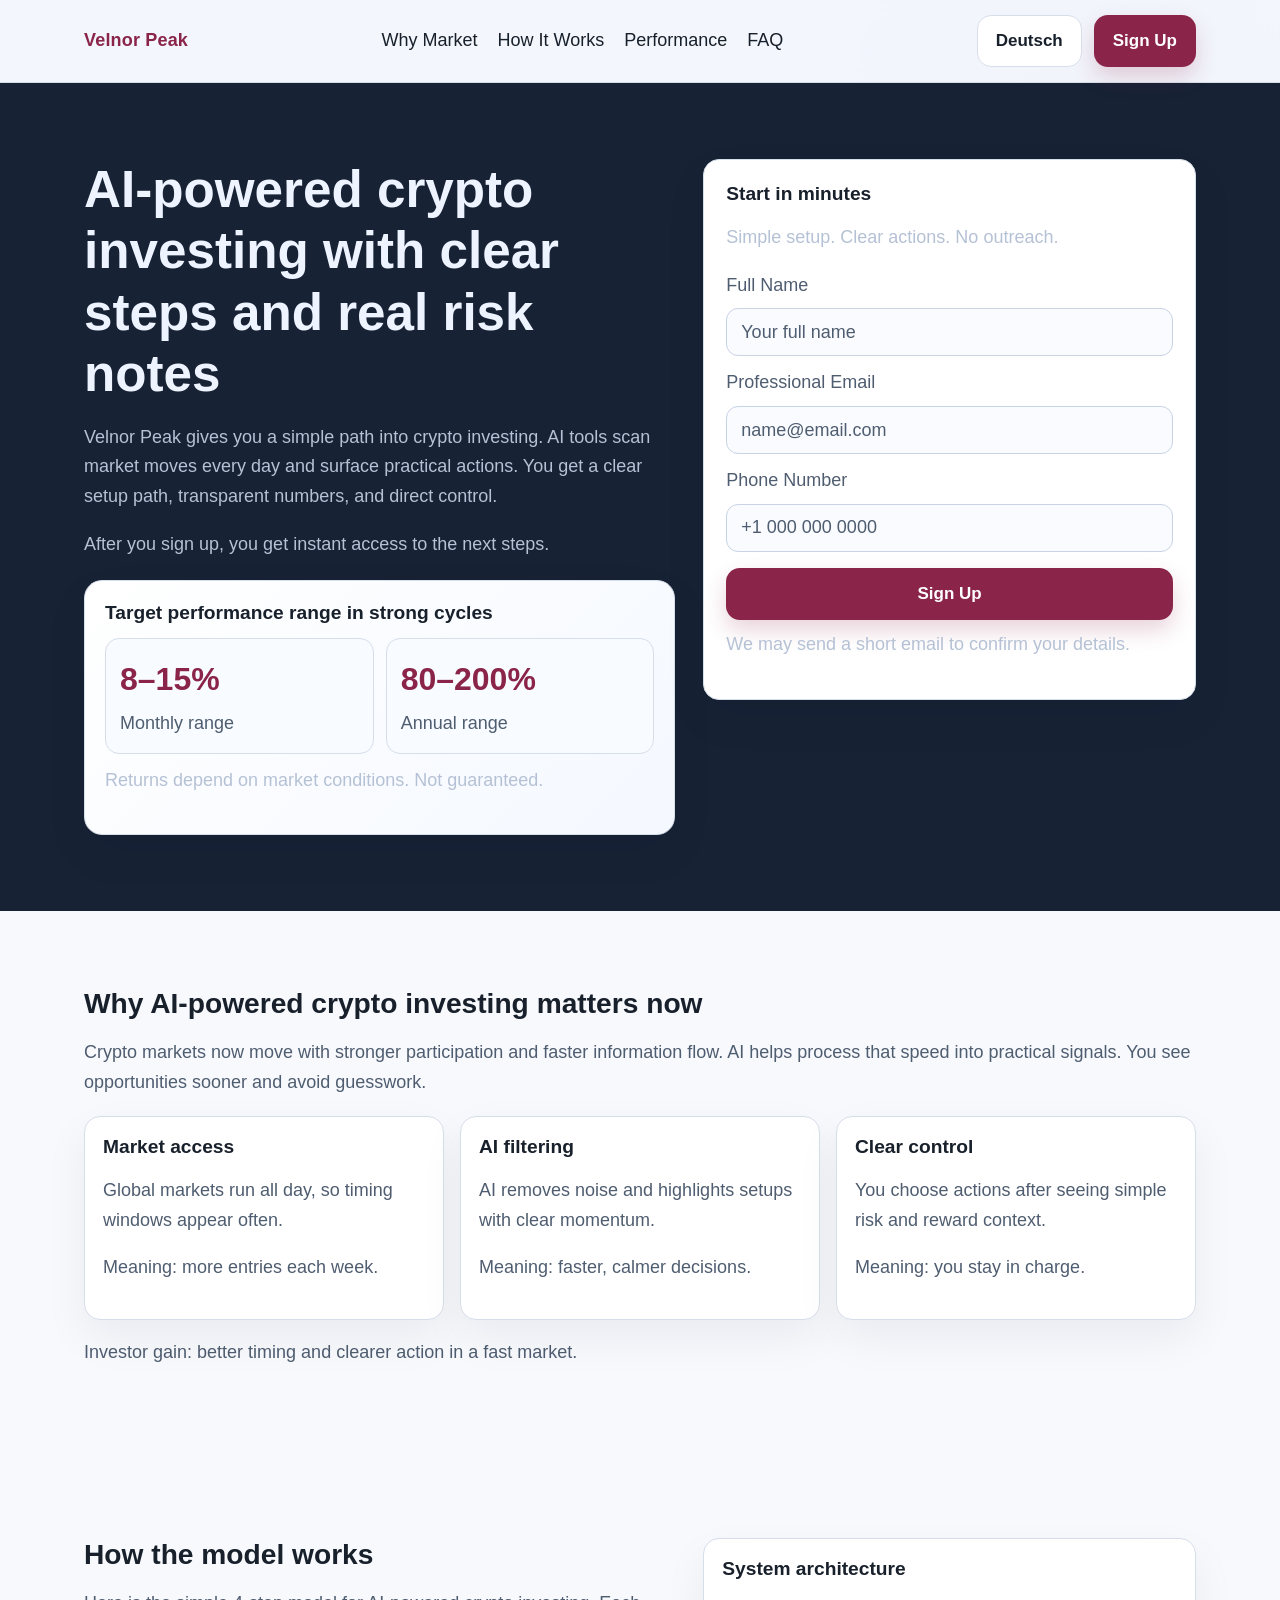
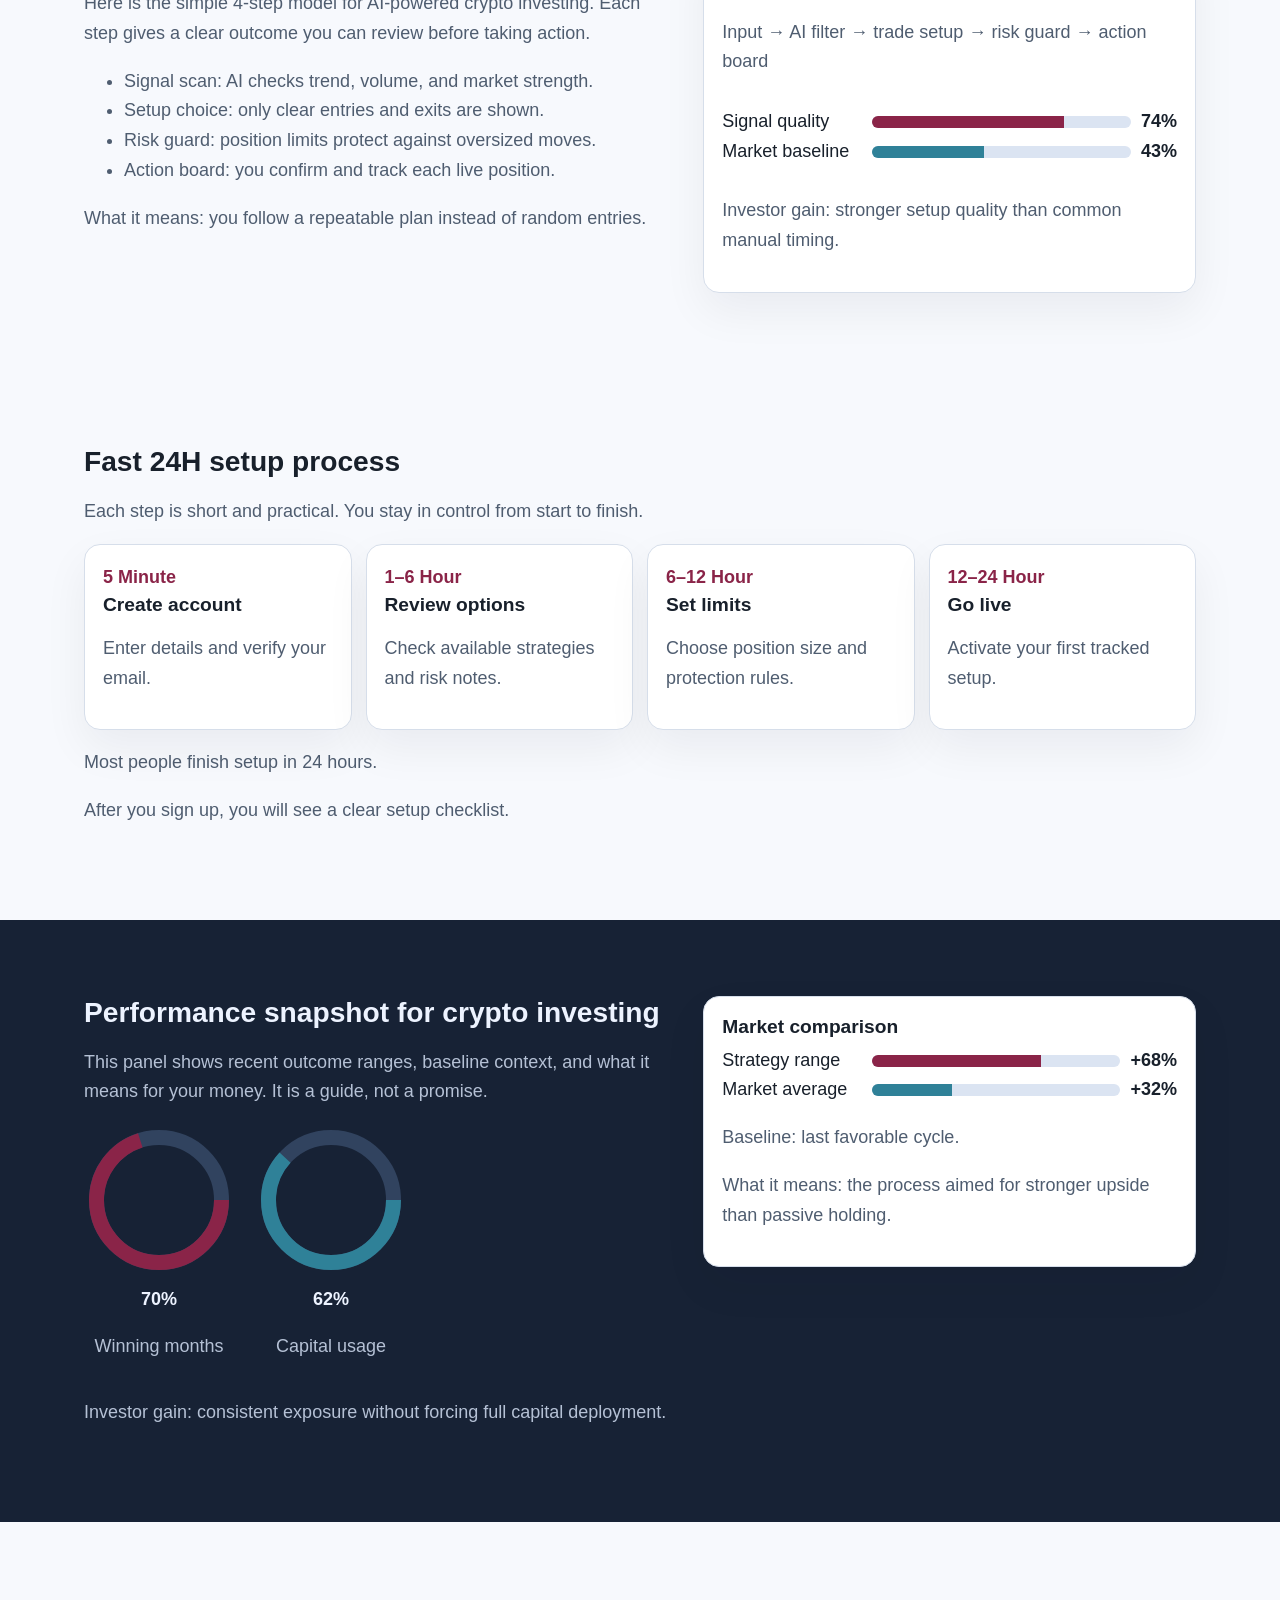
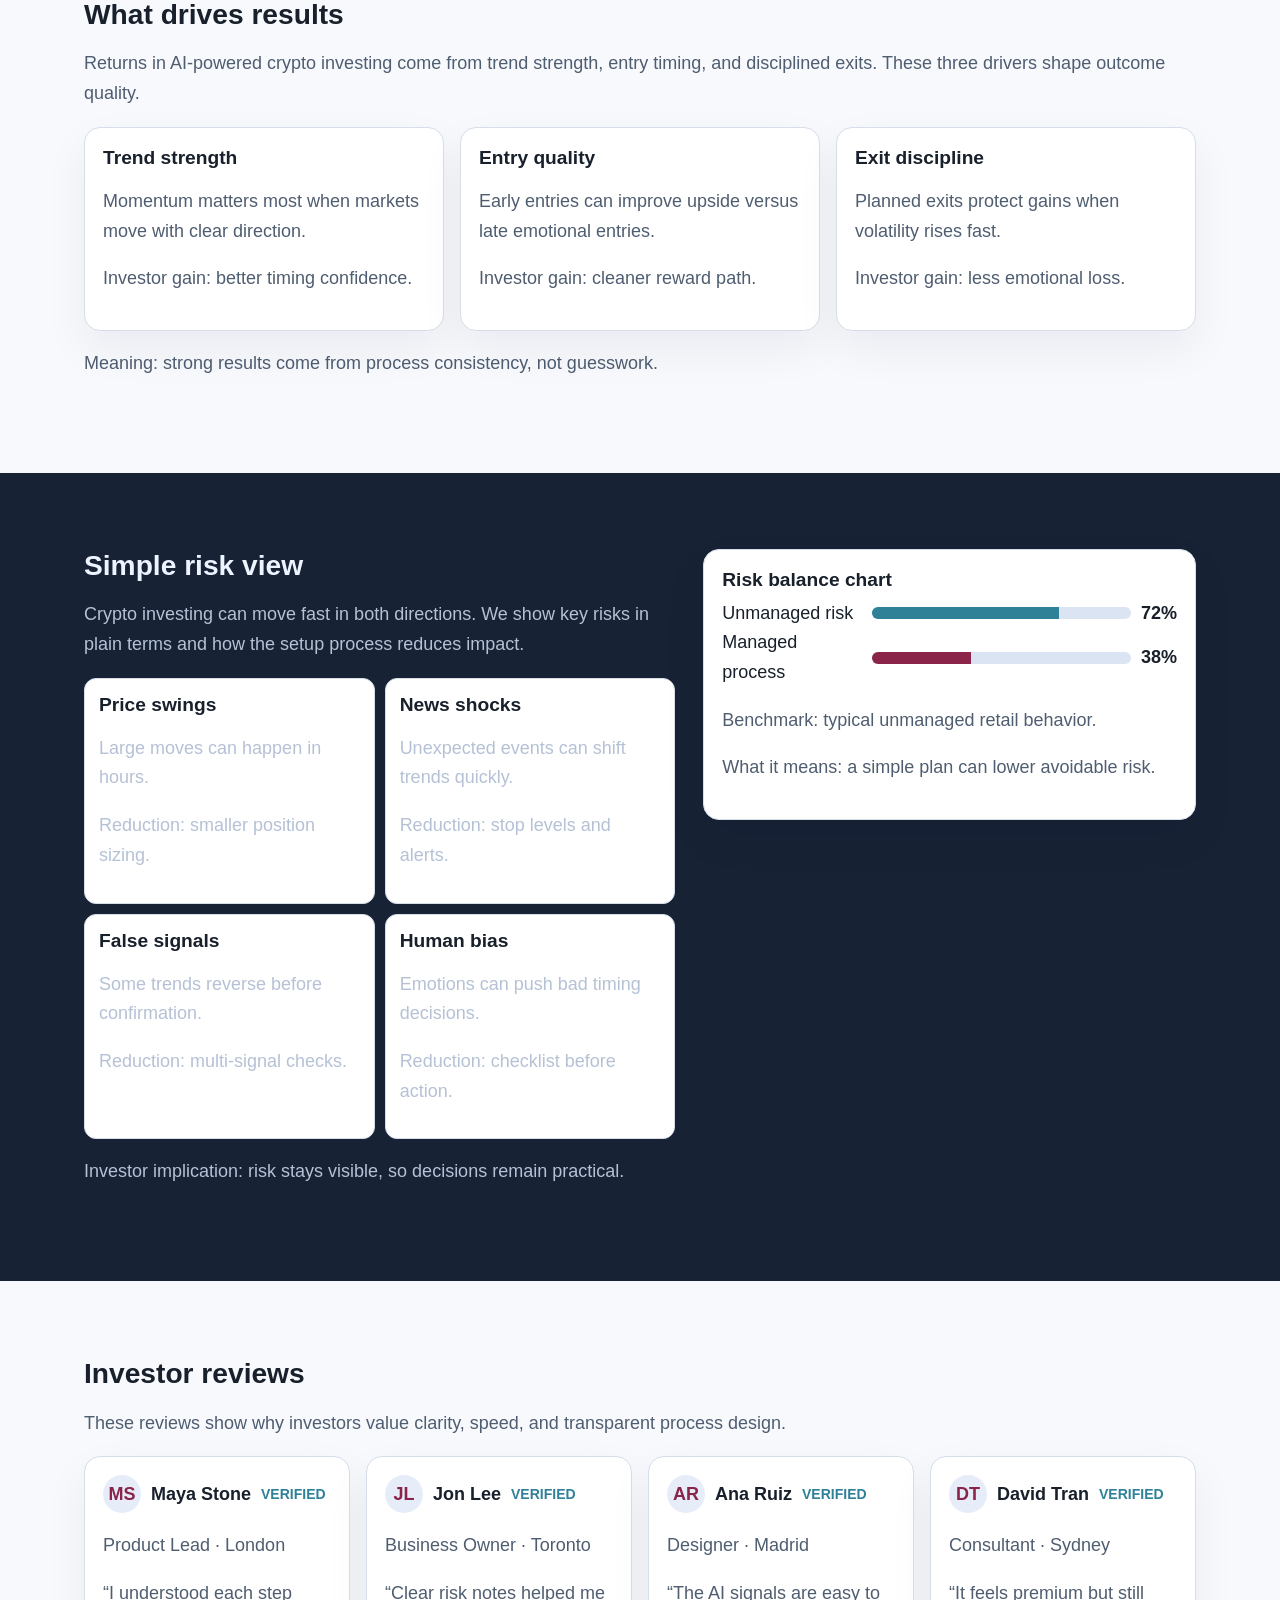
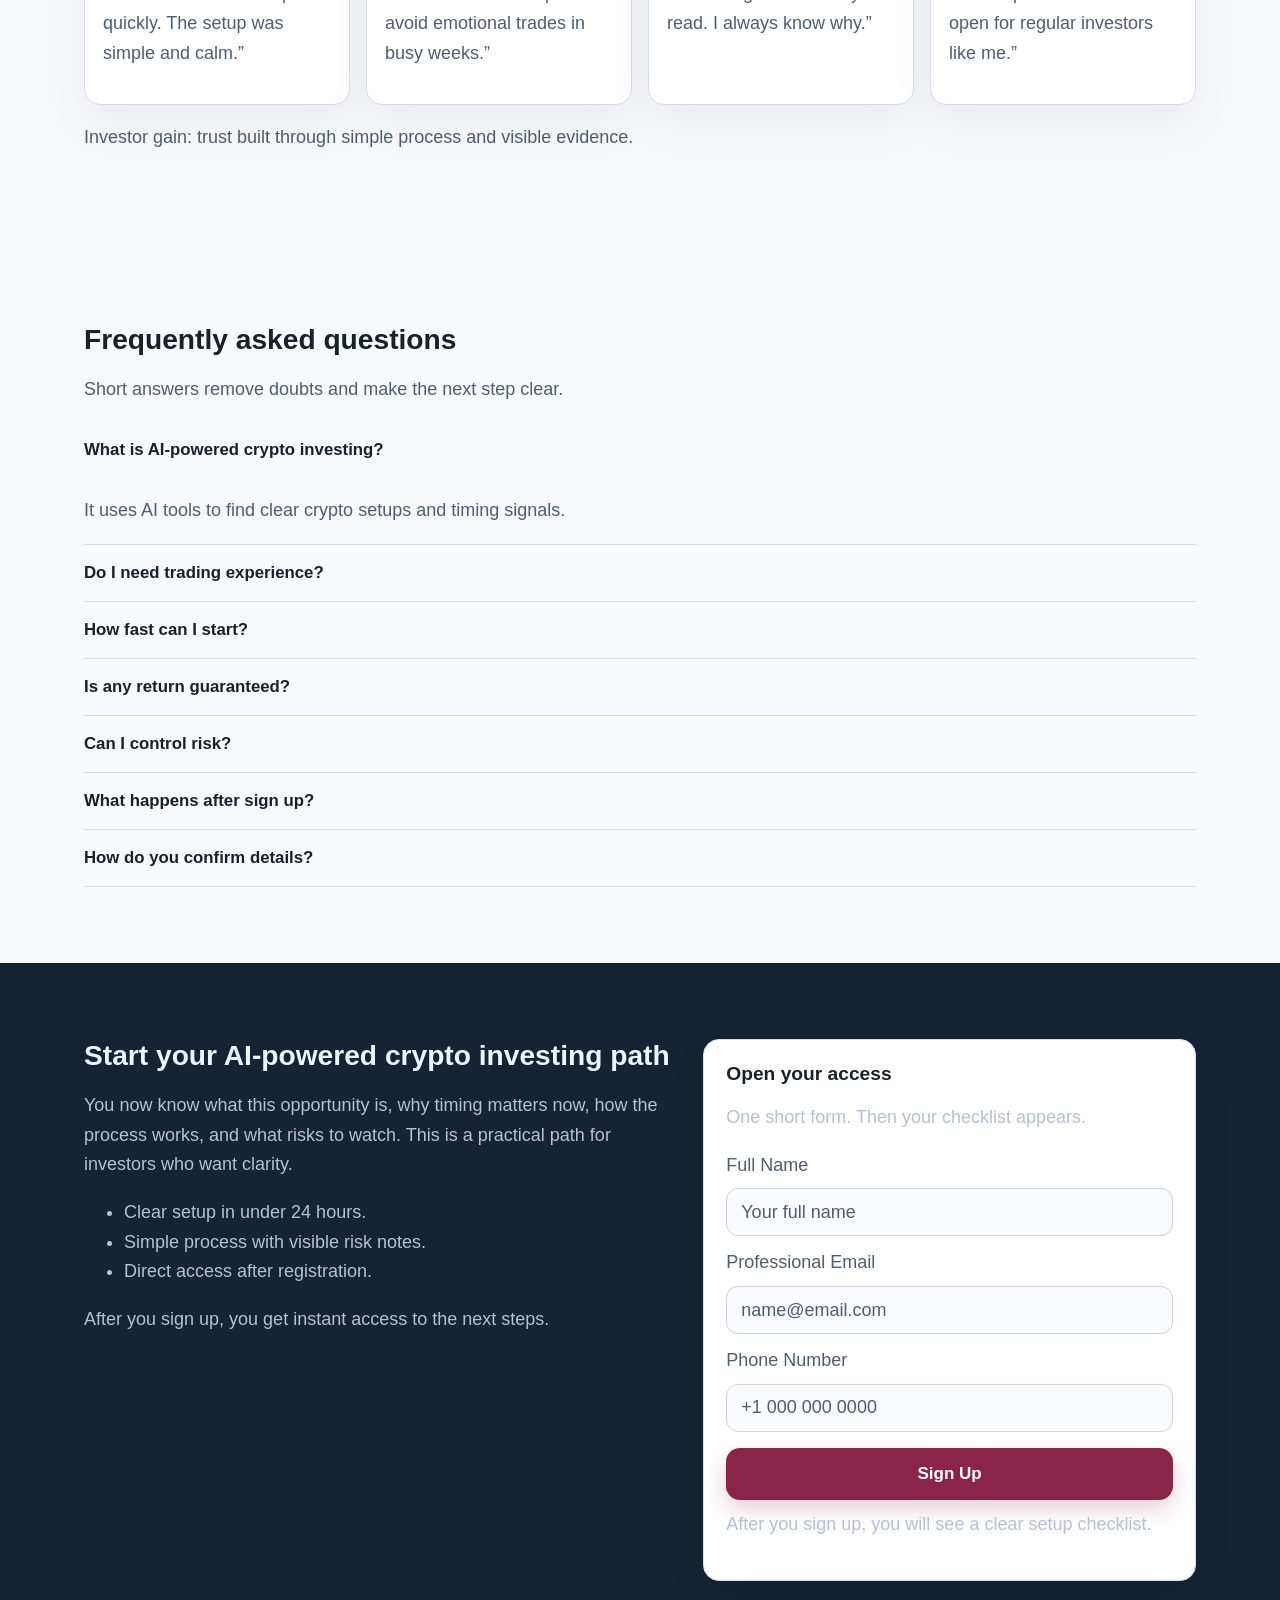
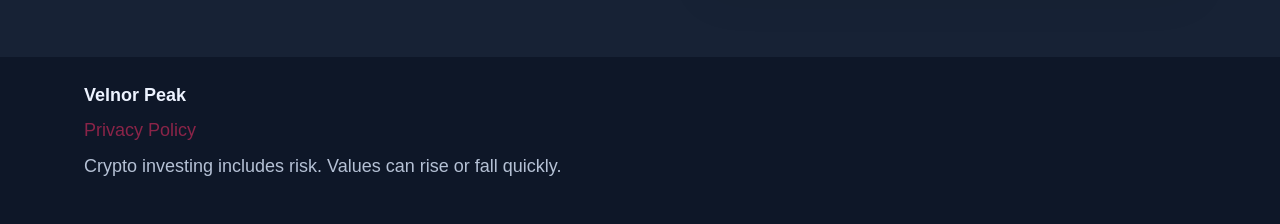
<file: de/index.html>
<!doctype html>
<html lang="en">
<head>
  <meta charset="utf-8">
  <meta name="viewport" content="width=device-width,initial-scale=1">
  <title>Velnor Peak | AI-Powered Crypto Investing (Deutsch)</title>
  <meta name="description" content="Deutsch page for Velnor Peak. Learn a simple way to start AI-powered crypto investing with clear steps, risk notes, and direct sign up access.">
  <link rel="canonical" href="https://velnorpeak.com/de/index.html">
  <link rel="alternate" hreflang="en" href="https://velnorpeak.com/index.html">
  <link rel="alternate" hreflang="de" href="https://velnorpeak.com/de/index.html">
  <link rel="alternate" hreflang="fr" href="https://velnorpeak.com/fr/index.html">
  <link rel="alternate" hreflang="es" href="https://velnorpeak.com/es/index.html">
  <link rel="alternate" hreflang="it" href="https://velnorpeak.com/it/index.html">
  <link rel="alternate" hreflang="tr" href="https://velnorpeak.com/tr/index.html">
  <link rel="alternate" hreflang="pt" href="https://velnorpeak.com/pt/index.html">
  <link rel="alternate" hreflang="ja" href="https://velnorpeak.com/jp/index.html">
  <link rel="alternate" hreflang="sk" href="https://velnorpeak.com/sk/index.html">
  <link rel="alternate" hreflang="nl-BE" href="https://velnorpeak.com/be/index.html">
  <link rel="alternate" hreflang="x-default" href="https://velnorpeak.com/index.html">
  <meta property="og:title" content="Velnor Peak | AI-Powered Crypto Investing (Deutsch)">
  <meta property="og:description" content="Deutsch page for Velnor Peak. Learn a simple way to start AI-powered crypto investing with clear steps, risk notes, and direct sign up access.">
  <meta property="og:type" content="website">
  <meta property="og:url" content="https://velnorpeak.com/de/index.html">
  <meta name="twitter:card" content="summary_large_image">
  <meta name="twitter:title" content="Velnor Peak | AI-Powered Crypto Investing (Deutsch)">
  <meta name="twitter:description" content="Deutsch page for Velnor Peak. Learn a simple way to start AI-powered crypto investing with clear steps, risk notes, and direct sign up access.">
  <link rel="stylesheet" href="../assets/style.css">
  <script defer src="../assets/app.js"></script>
</head>
<body>
<div class="page-bg" aria-hidden="true"></div>
<header class="topbar">
  <div class="container nav-shell">
    <a href="../index.html" class="brand">Velnor Peak</a>
    <nav class="nav-links" aria-label="Main navigation">
      <a href="#market">Why Market</a><a href="#model">How It Works</a><a href="#metrics">Performance</a><a href="#faq">FAQ</a>
    </nav>
    <div class="right-zone">
      <div class="lang">
        <button class="lang-btn" type="button" aria-label="Toggle language list">Deutsch</button>
        <div class="lang-menu"><a class="lang-link" href="../index.html"><img class="flag" src="https://flagcdn.com/gb.svg" alt="English flag" loading="lazy">English</a>
<a class="lang-link" href="../de/index.html"><img class="flag" src="https://flagcdn.com/de.svg" alt="Deutsch flag" loading="lazy">Deutsch</a>
<a class="lang-link" href="../fr/index.html"><img class="flag" src="https://flagcdn.com/fr.svg" alt="Français flag" loading="lazy">Français</a>
<a class="lang-link" href="../es/index.html"><img class="flag" src="https://flagcdn.com/es.svg" alt="Español flag" loading="lazy">Español</a>
<a class="lang-link" href="../it/index.html"><img class="flag" src="https://flagcdn.com/it.svg" alt="Italiano flag" loading="lazy">Italiano</a>
<a class="lang-link" href="../tr/index.html"><img class="flag" src="https://flagcdn.com/tr.svg" alt="Türkçe flag" loading="lazy">Türkçe</a>
<a class="lang-link" href="../pt/index.html"><img class="flag" src="https://flagcdn.com/pt.svg" alt="Português flag" loading="lazy">Português</a>
<a class="lang-link" href="../jp/index.html"><img class="flag" src="https://flagcdn.com/jp.svg" alt="日本語 flag" loading="lazy">日本語</a>
<a class="lang-link" href="../sk/index.html"><img class="flag" src="https://flagcdn.com/sk.svg" alt="Slovak flag" loading="lazy">Slovak</a>
<a class="lang-link" href="../be/index.html"><img class="flag" src="https://flagcdn.com/be.svg" alt="Nederlands (BE) flag" loading="lazy">Nederlands (BE)</a></div>
      </div>
      <a href="#start" class="btn btn-primary">Sign Up</a>
      <button class="drawer-toggle" id="openDrawer" aria-label="Open menu">☰</button>
    </div>
  </div>
</header>

<div class="drawer-backdrop" id="drawerBackdrop"></div>
<aside class="drawer" id="drawer" aria-label="Mobile menu">
  <div class="drawer-head"><strong>Menu</strong><button id="closeDrawer" class="icon-btn" type="button" aria-label="Close menu">X</button></div>
  <nav>
    <a href="#market">Why Market</a><a href="#model">How It Works</a><a href="#metrics">Performance</a><a href="#faq">FAQ</a>
  </nav>
  <div class="lang">
    <button class="lang-btn" type="button" aria-label="Toggle language list">Deutsch</button>
    <div class="lang-menu"><a class="lang-link" href="../index.html"><img class="flag" src="https://flagcdn.com/gb.svg" alt="English flag" loading="lazy">English</a>
<a class="lang-link" href="../de/index.html"><img class="flag" src="https://flagcdn.com/de.svg" alt="Deutsch flag" loading="lazy">Deutsch</a>
<a class="lang-link" href="../fr/index.html"><img class="flag" src="https://flagcdn.com/fr.svg" alt="Français flag" loading="lazy">Français</a>
<a class="lang-link" href="../es/index.html"><img class="flag" src="https://flagcdn.com/es.svg" alt="Español flag" loading="lazy">Español</a>
<a class="lang-link" href="../it/index.html"><img class="flag" src="https://flagcdn.com/it.svg" alt="Italiano flag" loading="lazy">Italiano</a>
<a class="lang-link" href="../tr/index.html"><img class="flag" src="https://flagcdn.com/tr.svg" alt="Türkçe flag" loading="lazy">Türkçe</a>
<a class="lang-link" href="../pt/index.html"><img class="flag" src="https://flagcdn.com/pt.svg" alt="Português flag" loading="lazy">Português</a>
<a class="lang-link" href="../jp/index.html"><img class="flag" src="https://flagcdn.com/jp.svg" alt="日本語 flag" loading="lazy">日本語</a>
<a class="lang-link" href="../sk/index.html"><img class="flag" src="https://flagcdn.com/sk.svg" alt="Slovak flag" loading="lazy">Slovak</a>
<a class="lang-link" href="../be/index.html"><img class="flag" src="https://flagcdn.com/be.svg" alt="Nederlands (BE) flag" loading="lazy">Nederlands (BE)</a></div>
  </div>
  <a href="#start" class="btn btn-primary">Sign Up</a>
</aside>

<main>
  <section class="section dark" id="top">
    <div class="container hero-grid">
      <div>
        <h1>AI-powered crypto investing with clear steps and real risk notes</h1>
        <p>Velnor Peak gives you a simple path into crypto investing. AI tools scan market moves every day and surface practical actions. You get a clear setup path, transparent numbers, and direct control.</p>
        <p class="hero-note">After you sign up, you get instant access to the next steps.</p>
        <div class="performance-panel" aria-label="Performance range">
          <h3>Target performance range in strong cycles</h3>
          <div class="performance-grid">
            <div class="performance-card"><div class="metric-big">8–15%</div><div class="metric-label">Monthly range</div></div>
            <div class="performance-card"><div class="metric-big">80–200%</div><div class="metric-label">Annual range</div></div>
          </div>
          <p class="micro-disclaimer">Returns depend on market conditions. Not guaranteed.</p>
        </div>
      </div>
      <form class="form-card" id="start">
        <h3 class="form-title">Start in minutes</h3>
        <p class="form-sub">Simple setup. Clear actions. No outreach.</p>
        <label for="name">Full Name</label><input id="name" name="name" placeholder="Your full name" required>
        <label for="email">Professional Email</label><input id="email" type="email" name="email" placeholder="name@email.com" required>
        <label for="phone">Phone Number</label><input id="phone" name="phone" placeholder="+1 000 000 0000" required>
        <button class="btn btn-primary" type="submit">Sign Up</button>
        <p class="trust">We may send a short email to confirm your details.</p>
      </form>
    </div>
  </section>

  <section class="section light" id="market"><div class="container">
    <h2>Why AI-powered crypto investing matters now</h2>
    <p>Crypto markets now move with stronger participation and faster information flow. AI helps process that speed into practical signals. You see opportunities sooner and avoid guesswork.</p>
    <div class="cards">
      <article class="card"><h3>Market access</h3><p>Global markets run all day, so timing windows appear often.</p><p class="muted">Meaning: more entries each week.</p></article>
      <article class="card"><h3>AI filtering</h3><p>AI removes noise and highlights setups with clear momentum.</p><p class="muted">Meaning: faster, calmer decisions.</p></article>
      <article class="card"><h3>Clear control</h3><p>You choose actions after seeing simple risk and reward context.</p><p class="muted">Meaning: you stay in charge.</p></article>
    </div>
    <p>Investor gain: better timing and clearer action in a fast market.</p>
  </div></section>

  <section class="section light" id="model"><div class="container split">
    <div>
      <h2>How the model works</h2>
      <p>Here is the simple 4-step model for AI-powered crypto investing. Each step gives a clear outcome you can review before taking action.</p>
      <ul>
        <li>Signal scan: AI checks trend, volume, and market strength.</li>
        <li>Setup choice: only clear entries and exits are shown.</li>
        <li>Risk guard: position limits protect against oversized moves.</li>
        <li>Action board: you confirm and track each live position.</li>
      </ul>
      <p>What it means: you follow a repeatable plan instead of random entries.</p>
    </div>
    <div class="card chart-wrap">
      <h3>System architecture</h3>
      <p class="muted">Input → AI filter → trade setup → risk guard → action board</p>
      <div class="compare-bars">
        <div class="row"><span>Signal quality</span><div class="bar-track"><div class="bar-fill-a" style="width:74%"></div></div><strong>74%</strong></div>
        <div class="row"><span>Market baseline</span><div class="bar-track"><div class="bar-fill-b" style="width:43%"></div></div><strong>43%</strong></div>
      </div>
      <p>Investor gain: stronger setup quality than common manual timing.</p>
    </div>
  </div></section>

  <section class="section light" id="process"><div class="container">
    <h2>Fast 24H setup process</h2>
    <p>Each step is short and practical. You stay in control from start to finish.</p>
    <div class="process-grid">
      <article class="card"><div class="step-time">5 Minute</div><h3>Create account</h3><p>Enter details and verify your email.</p></article>
      <article class="card"><div class="step-time">1–6 Hour</div><h3>Review options</h3><p>Check available strategies and risk notes.</p></article>
      <article class="card"><div class="step-time">6–12 Hour</div><h3>Set limits</h3><p>Choose position size and protection rules.</p></article>
      <article class="card"><div class="step-time">12–24 Hour</div><h3>Go live</h3><p>Activate your first tracked setup.</p></article>
    </div>
    <p>Most people finish setup in 24 hours.</p>
    <p>After you sign up, you will see a clear setup checklist.</p>
  </div></section>

  <section class="section dark" id="metrics"><div class="container split">
    <div>
      <h2>Performance snapshot for crypto investing</h2>
      <p>This panel shows recent outcome ranges, baseline context, and what it means for your money. It is a guide, not a promise.</p>
      <div class="rings">
        <div class="ring"><svg viewBox="0 0 120 120"><circle cx="60" cy="60" r="50" stroke="#31435f" stroke-width="12" fill="none"/><circle cx="60" cy="60" r="50" stroke="#8a2448" stroke-width="12" fill="none" stroke-dasharray="314" stroke-dashoffset="94"/></svg><strong>70%</strong><p class="muted">Winning months</p></div>
        <div class="ring"><svg viewBox="0 0 120 120"><circle cx="60" cy="60" r="50" stroke="#31435f" stroke-width="12" fill="none"/><circle cx="60" cy="60" r="50" stroke="#2f8198" stroke-width="12" fill="none" stroke-dasharray="314" stroke-dashoffset="120"/></svg><strong>62%</strong><p class="muted">Capital usage</p></div>
      </div>
      <p>Investor gain: consistent exposure without forcing full capital deployment.</p>
    </div>
    <div class="card">
      <h3>Market comparison</h3>
      <div class="compare-bars">
        <div class="row"><span>Strategy range</span><div class="bar-track"><div class="bar-fill-a" style="width:68%"></div></div><strong>+68%</strong></div>
        <div class="row"><span>Market average</span><div class="bar-track"><div class="bar-fill-b" style="width:32%"></div></div><strong>+32%</strong></div>
      </div>
      <p class="bench">Baseline: last favorable cycle.</p>
      <p>What it means: the process aimed for stronger upside than passive holding.</p>
    </div>
  </div></section>

  <section class="section light" id="insights"><div class="container">
    <h2>What drives results</h2>
    <p>Returns in AI-powered crypto investing come from trend strength, entry timing, and disciplined exits. These three drivers shape outcome quality.</p>
    <div class="cards">
      <article class="card"><h3>Trend strength</h3><p>Momentum matters most when markets move with clear direction.</p><p class="muted">Investor gain: better timing confidence.</p></article>
      <article class="card"><h3>Entry quality</h3><p>Early entries can improve upside versus late emotional entries.</p><p class="muted">Investor gain: cleaner reward path.</p></article>
      <article class="card"><h3>Exit discipline</h3><p>Planned exits protect gains when volatility rises fast.</p><p class="muted">Investor gain: less emotional loss.</p></article>
    </div>
    <p>Meaning: strong results come from process consistency, not guesswork.</p>
  </div></section>

  <section class="section dark" id="risk"><div class="container split">
    <div>
      <h2>Simple risk view</h2>
      <p>Crypto investing can move fast in both directions. We show key risks in plain terms and how the setup process reduces impact.</p>
      <div class="matrix">
        <div class="cell"><h3>Price swings</h3><p>Large moves can happen in hours.</p><p class="muted">Reduction: smaller position sizing.</p></div>
        <div class="cell"><h3>News shocks</h3><p>Unexpected events can shift trends quickly.</p><p class="muted">Reduction: stop levels and alerts.</p></div>
        <div class="cell"><h3>False signals</h3><p>Some trends reverse before confirmation.</p><p class="muted">Reduction: multi-signal checks.</p></div>
        <div class="cell"><h3>Human bias</h3><p>Emotions can push bad timing decisions.</p><p class="muted">Reduction: checklist before action.</p></div>
      </div>
      <p>Investor implication: risk stays visible, so decisions remain practical.</p>
    </div>
    <div class="card">
      <h3>Risk balance chart</h3>
      <div class="compare-bars">
        <div class="row"><span>Unmanaged risk</span><div class="bar-track"><div class="bar-fill-b" style="width:72%"></div></div><strong>72%</strong></div>
        <div class="row"><span>Managed process</span><div class="bar-track"><div class="bar-fill-a" style="width:38%"></div></div><strong>38%</strong></div>
      </div>
      <p class="bench">Benchmark: typical unmanaged retail behavior.</p>
      <p>What it means: a simple plan can lower avoidable risk.</p>
    </div>
  </div></section>

  <section class="section light" id="reviews"><div class="container">
    <h2>Investor reviews</h2>
    <p>These reviews show why investors value clarity, speed, and transparent process design.</p>
    <div class="cards">
      <article class="card"><div class="review-head"><span class="avatar">MS</span><strong>Maya Stone</strong><span class="verified">VERIFIED</span></div><p class="muted">Product Lead · London</p><p>“I understood each step quickly. The setup was simple and calm.”</p></article>
      <article class="card"><div class="review-head"><span class="avatar">JL</span><strong>Jon Lee</strong><span class="verified">VERIFIED</span></div><p class="muted">Business Owner · Toronto</p><p>“Clear risk notes helped me avoid emotional trades in busy weeks.”</p></article>
      <article class="card"><div class="review-head"><span class="avatar">AR</span><strong>Ana Ruiz</strong><span class="verified">VERIFIED</span></div><p class="muted">Designer · Madrid</p><p>“The AI signals are easy to read. I always know why.”</p></article>
      <article class="card"><div class="review-head"><span class="avatar">DT</span><strong>David Tran</strong><span class="verified">VERIFIED</span></div><p class="muted">Consultant · Sydney</p><p>“It feels premium but still open for regular investors like me.”</p></article>
    </div>
    <p>Investor gain: trust built through simple process and visible evidence.</p>
  </div></section>

  <section class="section light" id="faq"><div class="container">
    <h2>Frequently asked questions</h2>
    <p>Short answers remove doubts and make the next step clear.</p>
    <div class="faq-list">
      <div class="faq-item open"><button class="faq-q">What is AI-powered crypto investing?</button><div class="faq-a"><p>It uses AI tools to find clear crypto setups and timing signals.</p></div></div>
      <div class="faq-item"><button class="faq-q">Do I need trading experience?</button><div class="faq-a"><p>No. The flow explains each step in plain language.</p></div></div>
      <div class="faq-item"><button class="faq-q">How fast can I start?</button><div class="faq-a"><p>Most people complete setup in less than 24 hours.</p></div></div>
      <div class="faq-item"><button class="faq-q">Is any return guaranteed?</button><div class="faq-a"><p>No. Returns depend on market conditions and are never guaranteed.</p></div></div>
      <div class="faq-item"><button class="faq-q">Can I control risk?</button><div class="faq-a"><p>Yes. You set limits before activating any strategy.</p></div></div>
      <div class="faq-item"><button class="faq-q">What happens after sign up?</button><div class="faq-a"><p>After you sign up, you can review the options and choose what to do next.</p></div></div>
      <div class="faq-item"><button class="faq-q">How do you confirm details?</button><div class="faq-a"><p>We may send a short email to confirm your details.</p></div></div>
    </div>
  </div></section>

  <section class="section dark" id="final"><div class="container split">
    <div>
      <h2>Start your AI-powered crypto investing path</h2>
      <p>You now know what this opportunity is, why timing matters now, how the process works, and what risks to watch. This is a practical path for investors who want clarity.</p>
      <ul>
        <li>Clear setup in under 24 hours.</li>
        <li>Simple process with visible risk notes.</li>
        <li>Direct access after registration.</li>
      </ul>
      <p>After you sign up, you get instant access to the next steps.</p>
    </div>
    <form class="form-card">
      <h3 class="form-title">Open your access</h3>
      <p class="form-sub">One short form. Then your checklist appears.</p>
      <label for="name2">Full Name</label><input id="name2" name="name2" placeholder="Your full name" required>
      <label for="email2">Professional Email</label><input id="email2" type="email" name="email2" placeholder="name@email.com" required>
      <label for="phone2">Phone Number</label><input id="phone2" name="phone2" placeholder="+1 000 000 0000" required>
      <button class="btn btn-primary" type="submit">Sign Up</button>
      <p class="trust">After you sign up, you will see a clear setup checklist.</p>
    </form>
  </div></section>
</main>

<footer class="footer">
  <div class="container">
    <strong>Velnor Peak</strong>
    <p><a href="#" data-open-privacy>Privacy Policy</a></p>
    <p>Crypto investing includes risk. Values can rise or fall quickly.</p>
  </div>
</footer>

<div class="modal" id="privacyModal" aria-modal="true" role="dialog" aria-label="Privacy Policy">
  <div class="modal-card">
    <div class="modal-top"><h2>Privacy Policy</h2><button class="icon-btn" data-close-privacy aria-label="Close privacy policy">X</button></div>
    <p><strong>Introduction:</strong> We explain how data is handled in clear language.</p>
    <p><strong>Data collection:</strong> We collect name, email, phone, and basic usage events.</p>
    <p><strong>Legal basis:</strong> We process data to deliver access and keep services working.</p>
    <p><strong>Cookies:</strong> Cookies help with session stability, preferences, and security checks.</p>
    <p><strong>Retention:</strong> Data is kept only as long as needed for service and legal duties.</p>
    <p><strong>Third-party sharing:</strong> We share data only with trusted service providers.</p>
    <p><strong>Security:</strong> We use technical and process controls to protect stored data.</p>
    <p><strong>User rights:</strong> You can request access, correction, or deletion of your data.</p>
    <p><strong>International transfers:</strong> Data may move across regions with safeguards in place.</p>
    <p><strong>Industry risk disclosure:</strong> Investment markets can be volatile and outcomes vary.</p>
    <p><strong>Contact:</strong> support@velnorpeak.com</p>
    <div class="modal-foot"><button class="icon-btn" data-close-privacy>Close</button></div>
  </div>
</div>

<script type="application/ld+json">
{"@context":"https://schema.org","@graph":[{"@type":"Organization","name":"Velnor Peak","url":"https://velnorpeak.com/","email":"support@velnorpeak.com"},{"@type":"WebSite","name":"Velnor Peak","url":"https://velnorpeak.com/"},{"@type":"FAQPage","mainEntity":[{"@type":"Question","name":"What is AI-powered crypto investing?","acceptedAnswer":{"@type":"Answer","text":"It uses AI tools to find clear crypto setups and timing signals."}},{"@type":"Question","name":"How fast can I start?","acceptedAnswer":{"@type":"Answer","text":"Most people complete setup in less than 24 hours."}}]},{"@type":"Review","author":{"@type":"Person","name":"Maya Stone"},"reviewBody":"I understood each step quickly. The setup was simple and calm.","reviewRating":{"@type":"Rating","ratingValue":"5"}}]}
</script>
</body>
</html>
</file>
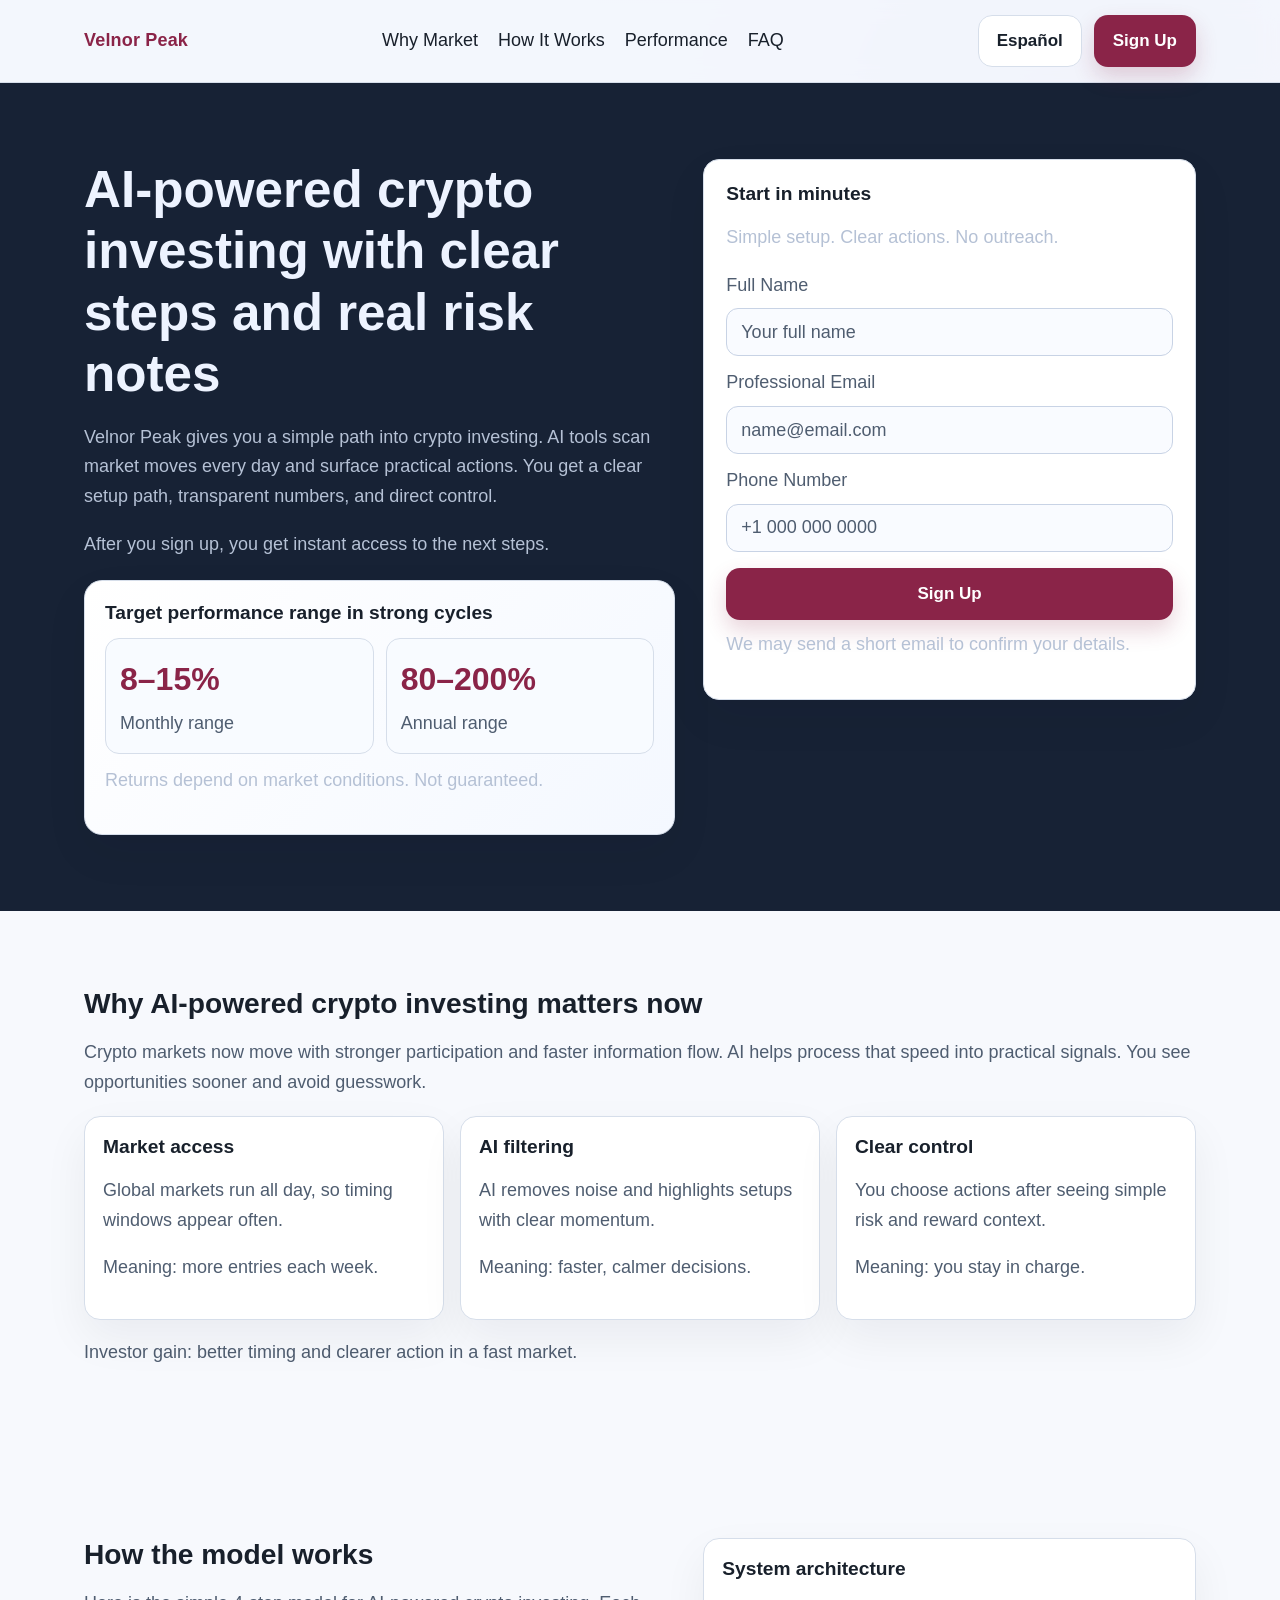
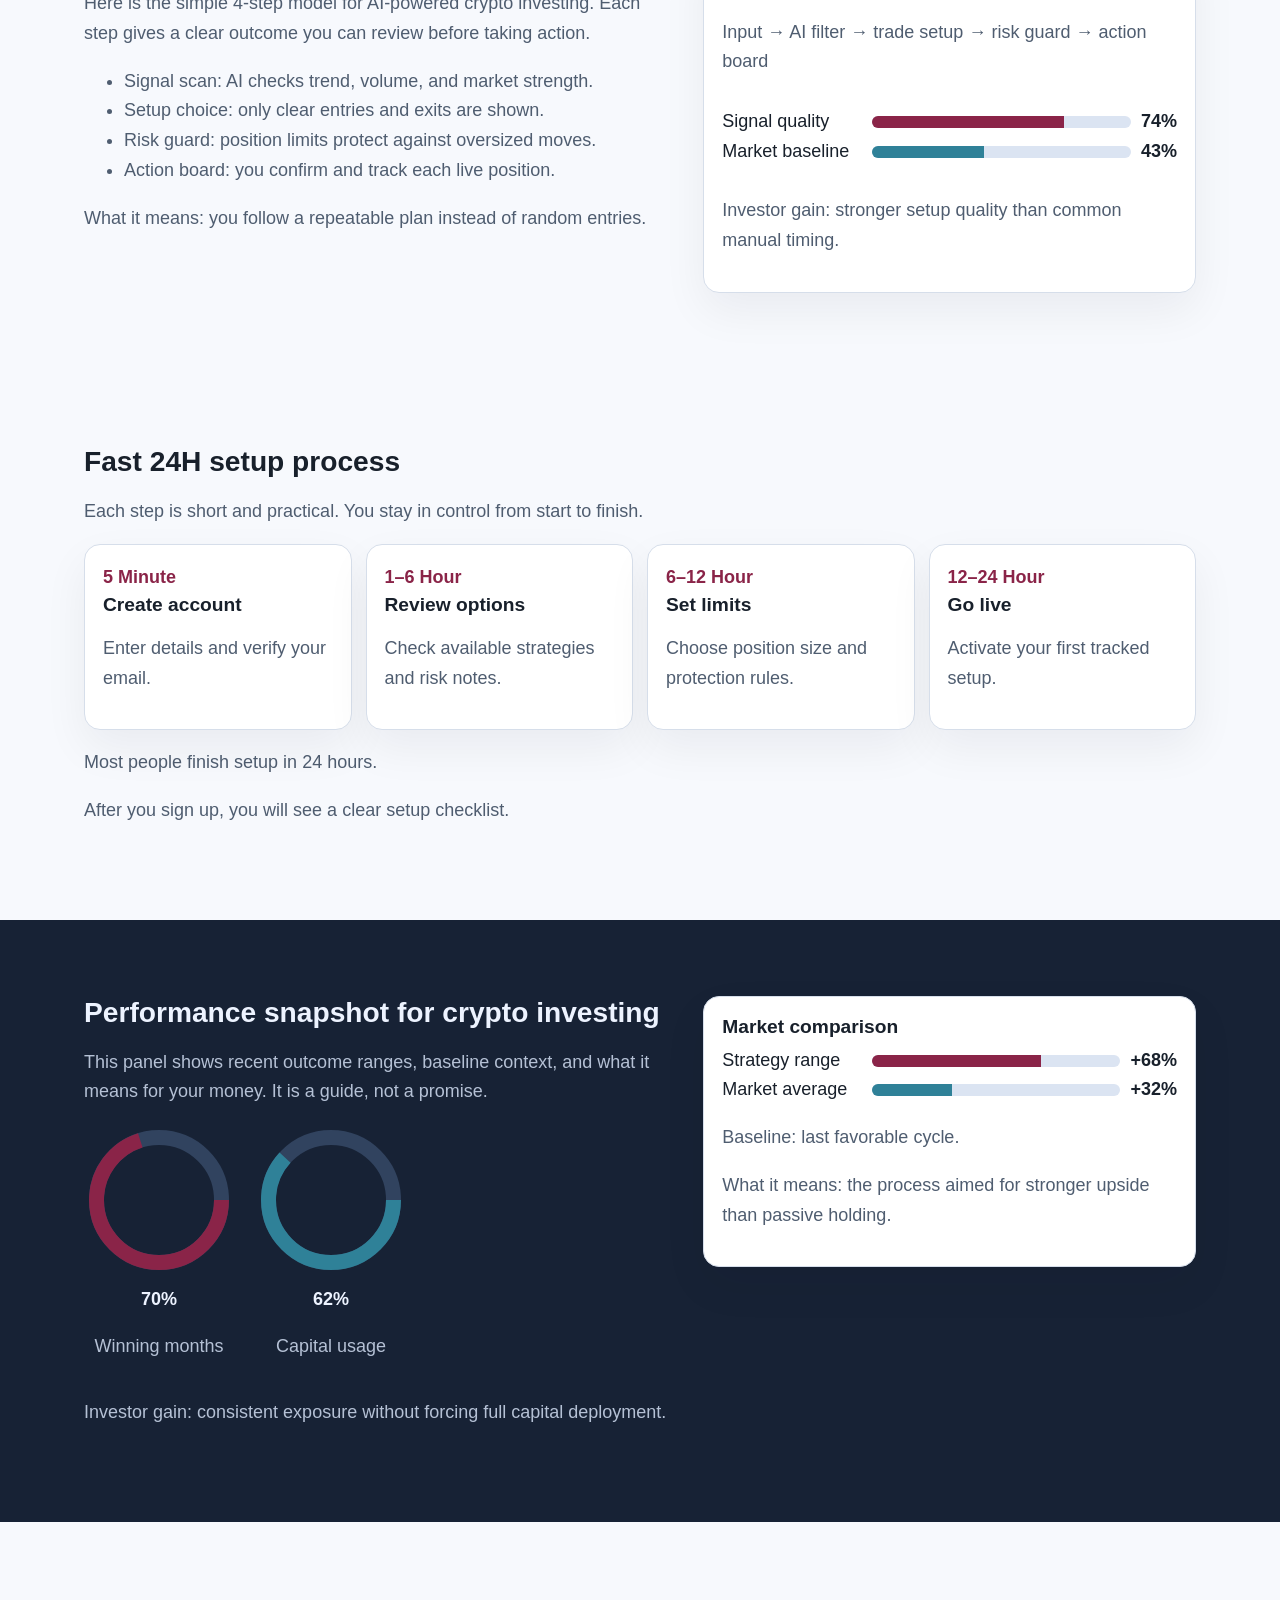
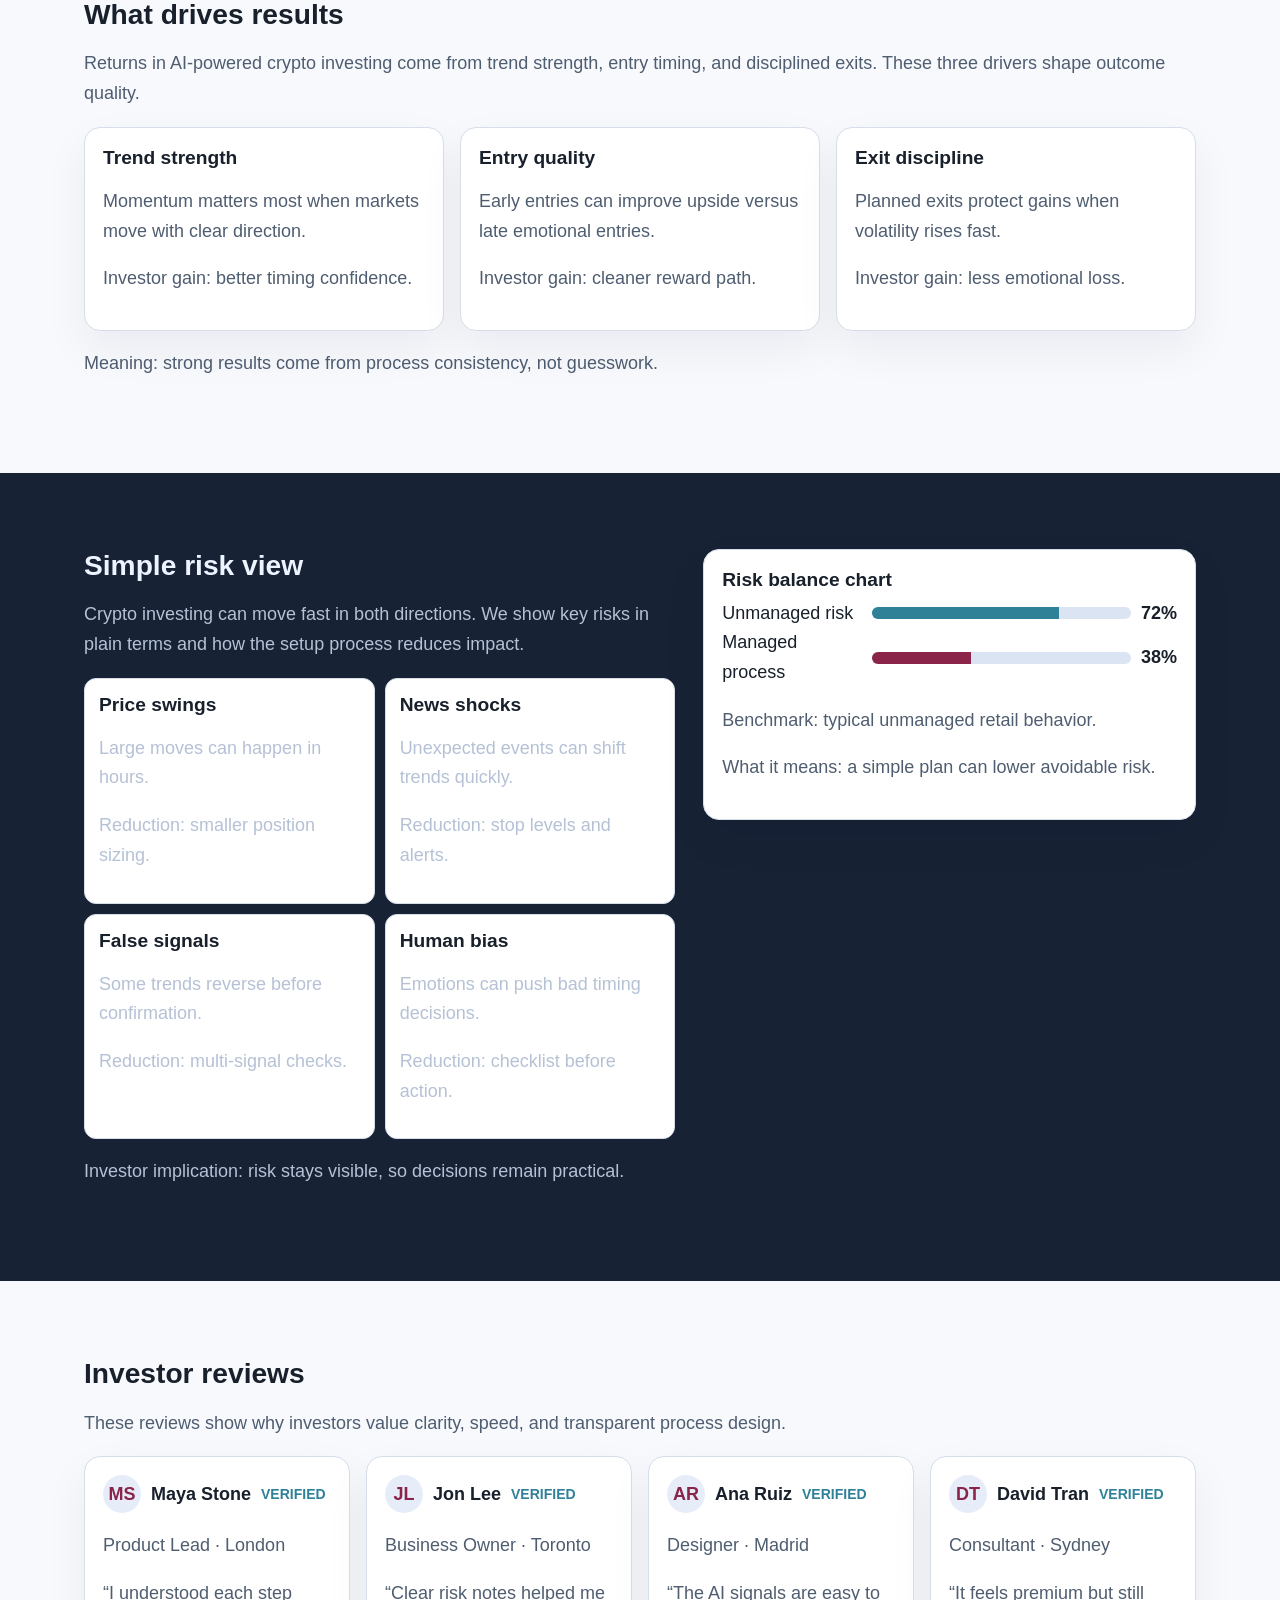
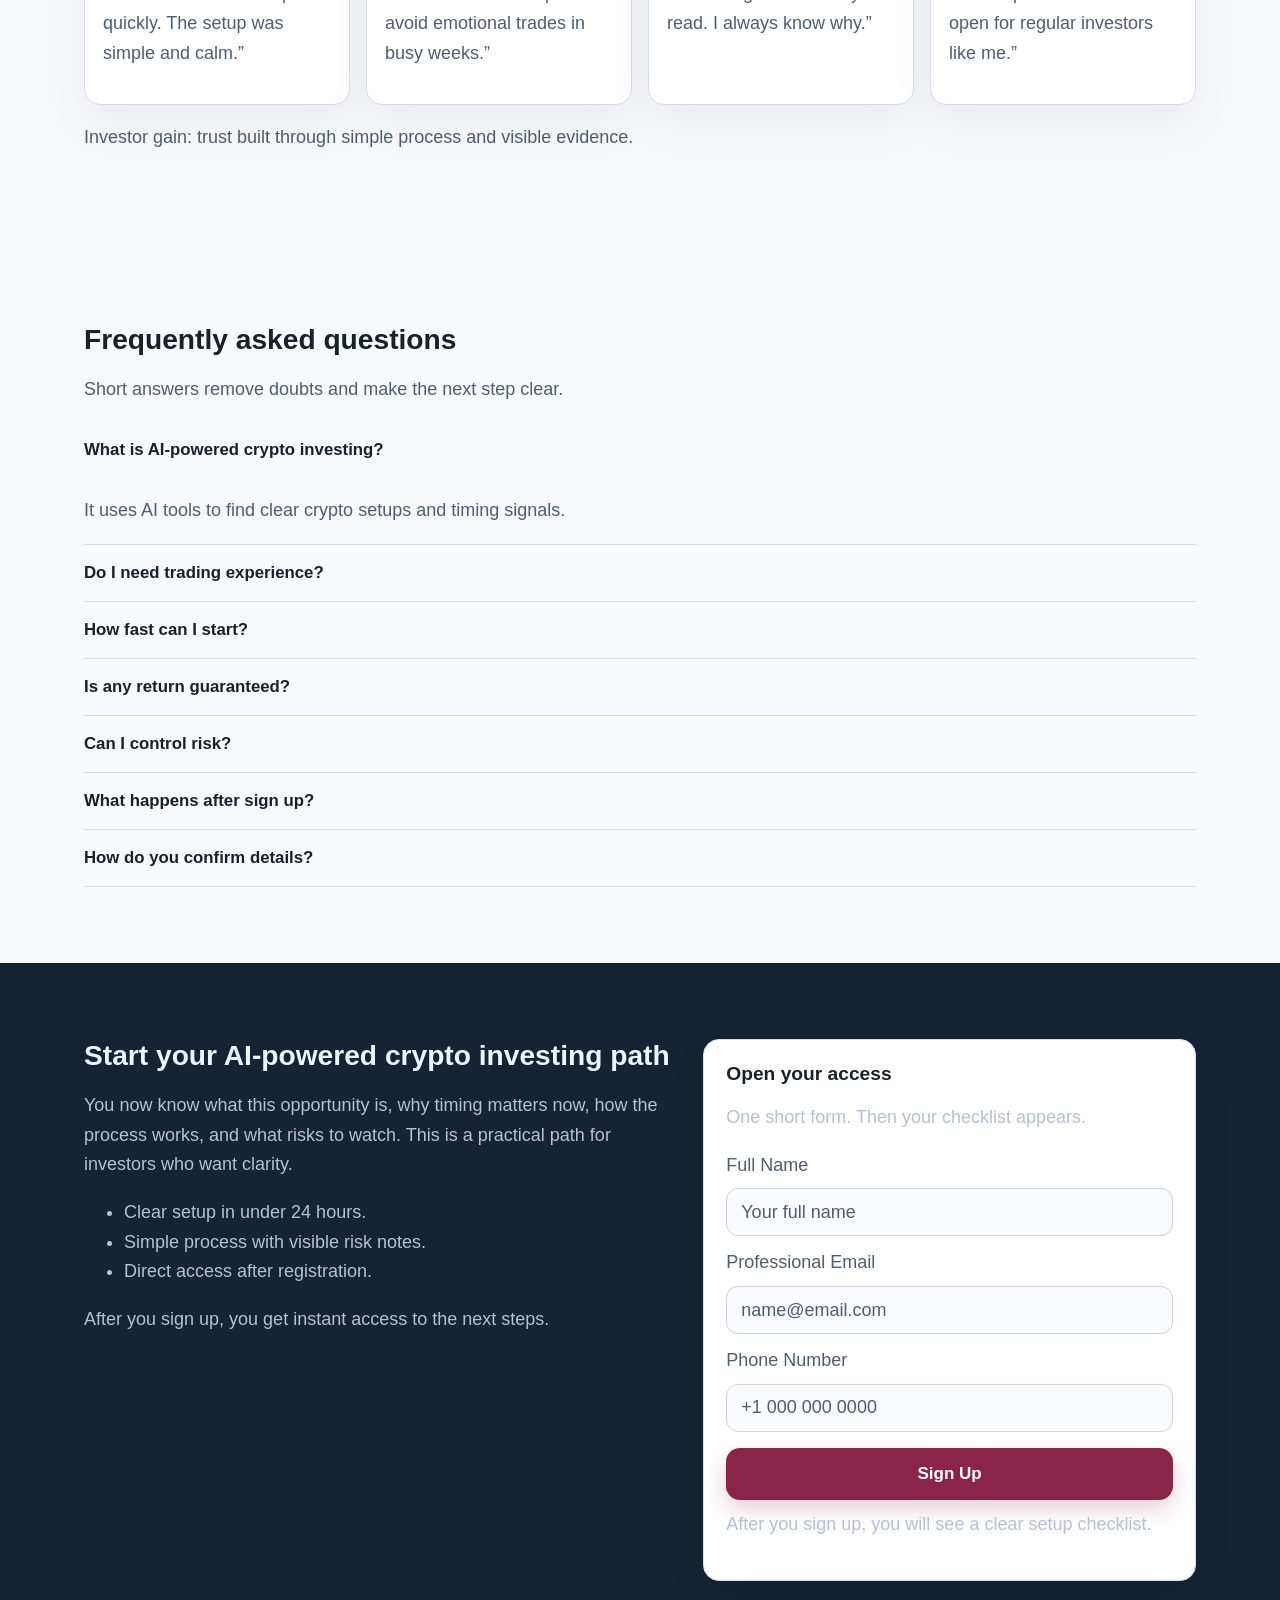
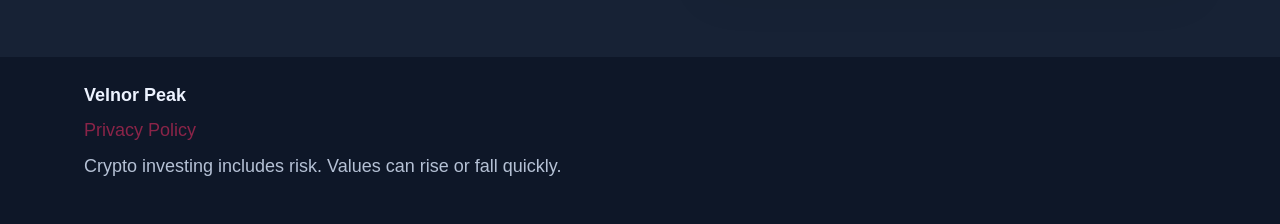
<file: es/index.html>
<!doctype html>
<html lang="en">
<head>
  <meta charset="utf-8">
  <meta name="viewport" content="width=device-width,initial-scale=1">
  <title>Velnor Peak | AI-Powered Crypto Investing (Español)</title>
  <meta name="description" content="Español page for Velnor Peak. Learn a simple way to start AI-powered crypto investing with clear steps, risk notes, and direct sign up access.">
  <link rel="canonical" href="https://velnorpeak.com/es/index.html">
  <link rel="alternate" hreflang="en" href="https://velnorpeak.com/index.html">
  <link rel="alternate" hreflang="de" href="https://velnorpeak.com/de/index.html">
  <link rel="alternate" hreflang="fr" href="https://velnorpeak.com/fr/index.html">
  <link rel="alternate" hreflang="es" href="https://velnorpeak.com/es/index.html">
  <link rel="alternate" hreflang="it" href="https://velnorpeak.com/it/index.html">
  <link rel="alternate" hreflang="tr" href="https://velnorpeak.com/tr/index.html">
  <link rel="alternate" hreflang="pt" href="https://velnorpeak.com/pt/index.html">
  <link rel="alternate" hreflang="ja" href="https://velnorpeak.com/jp/index.html">
  <link rel="alternate" hreflang="sk" href="https://velnorpeak.com/sk/index.html">
  <link rel="alternate" hreflang="nl-BE" href="https://velnorpeak.com/be/index.html">
  <link rel="alternate" hreflang="x-default" href="https://velnorpeak.com/index.html">
  <meta property="og:title" content="Velnor Peak | AI-Powered Crypto Investing (Español)">
  <meta property="og:description" content="Español page for Velnor Peak. Learn a simple way to start AI-powered crypto investing with clear steps, risk notes, and direct sign up access.">
  <meta property="og:type" content="website">
  <meta property="og:url" content="https://velnorpeak.com/es/index.html">
  <meta name="twitter:card" content="summary_large_image">
  <meta name="twitter:title" content="Velnor Peak | AI-Powered Crypto Investing (Español)">
  <meta name="twitter:description" content="Español page for Velnor Peak. Learn a simple way to start AI-powered crypto investing with clear steps, risk notes, and direct sign up access.">
  <link rel="stylesheet" href="../assets/style.css">
  <script defer src="../assets/app.js"></script>
</head>
<body>
<div class="page-bg" aria-hidden="true"></div>
<header class="topbar">
  <div class="container nav-shell">
    <a href="../index.html" class="brand">Velnor Peak</a>
    <nav class="nav-links" aria-label="Main navigation">
      <a href="#market">Why Market</a><a href="#model">How It Works</a><a href="#metrics">Performance</a><a href="#faq">FAQ</a>
    </nav>
    <div class="right-zone">
      <div class="lang">
        <button class="lang-btn" type="button" aria-label="Toggle language list">Español</button>
        <div class="lang-menu"><a class="lang-link" href="../index.html"><img class="flag" src="https://flagcdn.com/gb.svg" alt="English flag" loading="lazy">English</a>
<a class="lang-link" href="../de/index.html"><img class="flag" src="https://flagcdn.com/de.svg" alt="Deutsch flag" loading="lazy">Deutsch</a>
<a class="lang-link" href="../fr/index.html"><img class="flag" src="https://flagcdn.com/fr.svg" alt="Français flag" loading="lazy">Français</a>
<a class="lang-link" href="../es/index.html"><img class="flag" src="https://flagcdn.com/es.svg" alt="Español flag" loading="lazy">Español</a>
<a class="lang-link" href="../it/index.html"><img class="flag" src="https://flagcdn.com/it.svg" alt="Italiano flag" loading="lazy">Italiano</a>
<a class="lang-link" href="../tr/index.html"><img class="flag" src="https://flagcdn.com/tr.svg" alt="Türkçe flag" loading="lazy">Türkçe</a>
<a class="lang-link" href="../pt/index.html"><img class="flag" src="https://flagcdn.com/pt.svg" alt="Português flag" loading="lazy">Português</a>
<a class="lang-link" href="../jp/index.html"><img class="flag" src="https://flagcdn.com/jp.svg" alt="日本語 flag" loading="lazy">日本語</a>
<a class="lang-link" href="../sk/index.html"><img class="flag" src="https://flagcdn.com/sk.svg" alt="Slovak flag" loading="lazy">Slovak</a>
<a class="lang-link" href="../be/index.html"><img class="flag" src="https://flagcdn.com/be.svg" alt="Nederlands (BE) flag" loading="lazy">Nederlands (BE)</a></div>
      </div>
      <a href="#start" class="btn btn-primary">Sign Up</a>
      <button class="drawer-toggle" id="openDrawer" aria-label="Open menu">☰</button>
    </div>
  </div>
</header>

<div class="drawer-backdrop" id="drawerBackdrop"></div>
<aside class="drawer" id="drawer" aria-label="Mobile menu">
  <div class="drawer-head"><strong>Menu</strong><button id="closeDrawer" class="icon-btn" type="button" aria-label="Close menu">X</button></div>
  <nav>
    <a href="#market">Why Market</a><a href="#model">How It Works</a><a href="#metrics">Performance</a><a href="#faq">FAQ</a>
  </nav>
  <div class="lang">
    <button class="lang-btn" type="button" aria-label="Toggle language list">Español</button>
    <div class="lang-menu"><a class="lang-link" href="../index.html"><img class="flag" src="https://flagcdn.com/gb.svg" alt="English flag" loading="lazy">English</a>
<a class="lang-link" href="../de/index.html"><img class="flag" src="https://flagcdn.com/de.svg" alt="Deutsch flag" loading="lazy">Deutsch</a>
<a class="lang-link" href="../fr/index.html"><img class="flag" src="https://flagcdn.com/fr.svg" alt="Français flag" loading="lazy">Français</a>
<a class="lang-link" href="../es/index.html"><img class="flag" src="https://flagcdn.com/es.svg" alt="Español flag" loading="lazy">Español</a>
<a class="lang-link" href="../it/index.html"><img class="flag" src="https://flagcdn.com/it.svg" alt="Italiano flag" loading="lazy">Italiano</a>
<a class="lang-link" href="../tr/index.html"><img class="flag" src="https://flagcdn.com/tr.svg" alt="Türkçe flag" loading="lazy">Türkçe</a>
<a class="lang-link" href="../pt/index.html"><img class="flag" src="https://flagcdn.com/pt.svg" alt="Português flag" loading="lazy">Português</a>
<a class="lang-link" href="../jp/index.html"><img class="flag" src="https://flagcdn.com/jp.svg" alt="日本語 flag" loading="lazy">日本語</a>
<a class="lang-link" href="../sk/index.html"><img class="flag" src="https://flagcdn.com/sk.svg" alt="Slovak flag" loading="lazy">Slovak</a>
<a class="lang-link" href="../be/index.html"><img class="flag" src="https://flagcdn.com/be.svg" alt="Nederlands (BE) flag" loading="lazy">Nederlands (BE)</a></div>
  </div>
  <a href="#start" class="btn btn-primary">Sign Up</a>
</aside>

<main>
  <section class="section dark" id="top">
    <div class="container hero-grid">
      <div>
        <h1>AI-powered crypto investing with clear steps and real risk notes</h1>
        <p>Velnor Peak gives you a simple path into crypto investing. AI tools scan market moves every day and surface practical actions. You get a clear setup path, transparent numbers, and direct control.</p>
        <p class="hero-note">After you sign up, you get instant access to the next steps.</p>
        <div class="performance-panel" aria-label="Performance range">
          <h3>Target performance range in strong cycles</h3>
          <div class="performance-grid">
            <div class="performance-card"><div class="metric-big">8–15%</div><div class="metric-label">Monthly range</div></div>
            <div class="performance-card"><div class="metric-big">80–200%</div><div class="metric-label">Annual range</div></div>
          </div>
          <p class="micro-disclaimer">Returns depend on market conditions. Not guaranteed.</p>
        </div>
      </div>
      <form class="form-card" id="start">
        <h3 class="form-title">Start in minutes</h3>
        <p class="form-sub">Simple setup. Clear actions. No outreach.</p>
        <label for="name">Full Name</label><input id="name" name="name" placeholder="Your full name" required>
        <label for="email">Professional Email</label><input id="email" type="email" name="email" placeholder="name@email.com" required>
        <label for="phone">Phone Number</label><input id="phone" name="phone" placeholder="+1 000 000 0000" required>
        <button class="btn btn-primary" type="submit">Sign Up</button>
        <p class="trust">We may send a short email to confirm your details.</p>
      </form>
    </div>
  </section>

  <section class="section light" id="market"><div class="container">
    <h2>Why AI-powered crypto investing matters now</h2>
    <p>Crypto markets now move with stronger participation and faster information flow. AI helps process that speed into practical signals. You see opportunities sooner and avoid guesswork.</p>
    <div class="cards">
      <article class="card"><h3>Market access</h3><p>Global markets run all day, so timing windows appear often.</p><p class="muted">Meaning: more entries each week.</p></article>
      <article class="card"><h3>AI filtering</h3><p>AI removes noise and highlights setups with clear momentum.</p><p class="muted">Meaning: faster, calmer decisions.</p></article>
      <article class="card"><h3>Clear control</h3><p>You choose actions after seeing simple risk and reward context.</p><p class="muted">Meaning: you stay in charge.</p></article>
    </div>
    <p>Investor gain: better timing and clearer action in a fast market.</p>
  </div></section>

  <section class="section light" id="model"><div class="container split">
    <div>
      <h2>How the model works</h2>
      <p>Here is the simple 4-step model for AI-powered crypto investing. Each step gives a clear outcome you can review before taking action.</p>
      <ul>
        <li>Signal scan: AI checks trend, volume, and market strength.</li>
        <li>Setup choice: only clear entries and exits are shown.</li>
        <li>Risk guard: position limits protect against oversized moves.</li>
        <li>Action board: you confirm and track each live position.</li>
      </ul>
      <p>What it means: you follow a repeatable plan instead of random entries.</p>
    </div>
    <div class="card chart-wrap">
      <h3>System architecture</h3>
      <p class="muted">Input → AI filter → trade setup → risk guard → action board</p>
      <div class="compare-bars">
        <div class="row"><span>Signal quality</span><div class="bar-track"><div class="bar-fill-a" style="width:74%"></div></div><strong>74%</strong></div>
        <div class="row"><span>Market baseline</span><div class="bar-track"><div class="bar-fill-b" style="width:43%"></div></div><strong>43%</strong></div>
      </div>
      <p>Investor gain: stronger setup quality than common manual timing.</p>
    </div>
  </div></section>

  <section class="section light" id="process"><div class="container">
    <h2>Fast 24H setup process</h2>
    <p>Each step is short and practical. You stay in control from start to finish.</p>
    <div class="process-grid">
      <article class="card"><div class="step-time">5 Minute</div><h3>Create account</h3><p>Enter details and verify your email.</p></article>
      <article class="card"><div class="step-time">1–6 Hour</div><h3>Review options</h3><p>Check available strategies and risk notes.</p></article>
      <article class="card"><div class="step-time">6–12 Hour</div><h3>Set limits</h3><p>Choose position size and protection rules.</p></article>
      <article class="card"><div class="step-time">12–24 Hour</div><h3>Go live</h3><p>Activate your first tracked setup.</p></article>
    </div>
    <p>Most people finish setup in 24 hours.</p>
    <p>After you sign up, you will see a clear setup checklist.</p>
  </div></section>

  <section class="section dark" id="metrics"><div class="container split">
    <div>
      <h2>Performance snapshot for crypto investing</h2>
      <p>This panel shows recent outcome ranges, baseline context, and what it means for your money. It is a guide, not a promise.</p>
      <div class="rings">
        <div class="ring"><svg viewBox="0 0 120 120"><circle cx="60" cy="60" r="50" stroke="#31435f" stroke-width="12" fill="none"/><circle cx="60" cy="60" r="50" stroke="#8a2448" stroke-width="12" fill="none" stroke-dasharray="314" stroke-dashoffset="94"/></svg><strong>70%</strong><p class="muted">Winning months</p></div>
        <div class="ring"><svg viewBox="0 0 120 120"><circle cx="60" cy="60" r="50" stroke="#31435f" stroke-width="12" fill="none"/><circle cx="60" cy="60" r="50" stroke="#2f8198" stroke-width="12" fill="none" stroke-dasharray="314" stroke-dashoffset="120"/></svg><strong>62%</strong><p class="muted">Capital usage</p></div>
      </div>
      <p>Investor gain: consistent exposure without forcing full capital deployment.</p>
    </div>
    <div class="card">
      <h3>Market comparison</h3>
      <div class="compare-bars">
        <div class="row"><span>Strategy range</span><div class="bar-track"><div class="bar-fill-a" style="width:68%"></div></div><strong>+68%</strong></div>
        <div class="row"><span>Market average</span><div class="bar-track"><div class="bar-fill-b" style="width:32%"></div></div><strong>+32%</strong></div>
      </div>
      <p class="bench">Baseline: last favorable cycle.</p>
      <p>What it means: the process aimed for stronger upside than passive holding.</p>
    </div>
  </div></section>

  <section class="section light" id="insights"><div class="container">
    <h2>What drives results</h2>
    <p>Returns in AI-powered crypto investing come from trend strength, entry timing, and disciplined exits. These three drivers shape outcome quality.</p>
    <div class="cards">
      <article class="card"><h3>Trend strength</h3><p>Momentum matters most when markets move with clear direction.</p><p class="muted">Investor gain: better timing confidence.</p></article>
      <article class="card"><h3>Entry quality</h3><p>Early entries can improve upside versus late emotional entries.</p><p class="muted">Investor gain: cleaner reward path.</p></article>
      <article class="card"><h3>Exit discipline</h3><p>Planned exits protect gains when volatility rises fast.</p><p class="muted">Investor gain: less emotional loss.</p></article>
    </div>
    <p>Meaning: strong results come from process consistency, not guesswork.</p>
  </div></section>

  <section class="section dark" id="risk"><div class="container split">
    <div>
      <h2>Simple risk view</h2>
      <p>Crypto investing can move fast in both directions. We show key risks in plain terms and how the setup process reduces impact.</p>
      <div class="matrix">
        <div class="cell"><h3>Price swings</h3><p>Large moves can happen in hours.</p><p class="muted">Reduction: smaller position sizing.</p></div>
        <div class="cell"><h3>News shocks</h3><p>Unexpected events can shift trends quickly.</p><p class="muted">Reduction: stop levels and alerts.</p></div>
        <div class="cell"><h3>False signals</h3><p>Some trends reverse before confirmation.</p><p class="muted">Reduction: multi-signal checks.</p></div>
        <div class="cell"><h3>Human bias</h3><p>Emotions can push bad timing decisions.</p><p class="muted">Reduction: checklist before action.</p></div>
      </div>
      <p>Investor implication: risk stays visible, so decisions remain practical.</p>
    </div>
    <div class="card">
      <h3>Risk balance chart</h3>
      <div class="compare-bars">
        <div class="row"><span>Unmanaged risk</span><div class="bar-track"><div class="bar-fill-b" style="width:72%"></div></div><strong>72%</strong></div>
        <div class="row"><span>Managed process</span><div class="bar-track"><div class="bar-fill-a" style="width:38%"></div></div><strong>38%</strong></div>
      </div>
      <p class="bench">Benchmark: typical unmanaged retail behavior.</p>
      <p>What it means: a simple plan can lower avoidable risk.</p>
    </div>
  </div></section>

  <section class="section light" id="reviews"><div class="container">
    <h2>Investor reviews</h2>
    <p>These reviews show why investors value clarity, speed, and transparent process design.</p>
    <div class="cards">
      <article class="card"><div class="review-head"><span class="avatar">MS</span><strong>Maya Stone</strong><span class="verified">VERIFIED</span></div><p class="muted">Product Lead · London</p><p>“I understood each step quickly. The setup was simple and calm.”</p></article>
      <article class="card"><div class="review-head"><span class="avatar">JL</span><strong>Jon Lee</strong><span class="verified">VERIFIED</span></div><p class="muted">Business Owner · Toronto</p><p>“Clear risk notes helped me avoid emotional trades in busy weeks.”</p></article>
      <article class="card"><div class="review-head"><span class="avatar">AR</span><strong>Ana Ruiz</strong><span class="verified">VERIFIED</span></div><p class="muted">Designer · Madrid</p><p>“The AI signals are easy to read. I always know why.”</p></article>
      <article class="card"><div class="review-head"><span class="avatar">DT</span><strong>David Tran</strong><span class="verified">VERIFIED</span></div><p class="muted">Consultant · Sydney</p><p>“It feels premium but still open for regular investors like me.”</p></article>
    </div>
    <p>Investor gain: trust built through simple process and visible evidence.</p>
  </div></section>

  <section class="section light" id="faq"><div class="container">
    <h2>Frequently asked questions</h2>
    <p>Short answers remove doubts and make the next step clear.</p>
    <div class="faq-list">
      <div class="faq-item open"><button class="faq-q">What is AI-powered crypto investing?</button><div class="faq-a"><p>It uses AI tools to find clear crypto setups and timing signals.</p></div></div>
      <div class="faq-item"><button class="faq-q">Do I need trading experience?</button><div class="faq-a"><p>No. The flow explains each step in plain language.</p></div></div>
      <div class="faq-item"><button class="faq-q">How fast can I start?</button><div class="faq-a"><p>Most people complete setup in less than 24 hours.</p></div></div>
      <div class="faq-item"><button class="faq-q">Is any return guaranteed?</button><div class="faq-a"><p>No. Returns depend on market conditions and are never guaranteed.</p></div></div>
      <div class="faq-item"><button class="faq-q">Can I control risk?</button><div class="faq-a"><p>Yes. You set limits before activating any strategy.</p></div></div>
      <div class="faq-item"><button class="faq-q">What happens after sign up?</button><div class="faq-a"><p>After you sign up, you can review the options and choose what to do next.</p></div></div>
      <div class="faq-item"><button class="faq-q">How do you confirm details?</button><div class="faq-a"><p>We may send a short email to confirm your details.</p></div></div>
    </div>
  </div></section>

  <section class="section dark" id="final"><div class="container split">
    <div>
      <h2>Start your AI-powered crypto investing path</h2>
      <p>You now know what this opportunity is, why timing matters now, how the process works, and what risks to watch. This is a practical path for investors who want clarity.</p>
      <ul>
        <li>Clear setup in under 24 hours.</li>
        <li>Simple process with visible risk notes.</li>
        <li>Direct access after registration.</li>
      </ul>
      <p>After you sign up, you get instant access to the next steps.</p>
    </div>
    <form class="form-card">
      <h3 class="form-title">Open your access</h3>
      <p class="form-sub">One short form. Then your checklist appears.</p>
      <label for="name2">Full Name</label><input id="name2" name="name2" placeholder="Your full name" required>
      <label for="email2">Professional Email</label><input id="email2" type="email" name="email2" placeholder="name@email.com" required>
      <label for="phone2">Phone Number</label><input id="phone2" name="phone2" placeholder="+1 000 000 0000" required>
      <button class="btn btn-primary" type="submit">Sign Up</button>
      <p class="trust">After you sign up, you will see a clear setup checklist.</p>
    </form>
  </div></section>
</main>

<footer class="footer">
  <div class="container">
    <strong>Velnor Peak</strong>
    <p><a href="#" data-open-privacy>Privacy Policy</a></p>
    <p>Crypto investing includes risk. Values can rise or fall quickly.</p>
  </div>
</footer>

<div class="modal" id="privacyModal" aria-modal="true" role="dialog" aria-label="Privacy Policy">
  <div class="modal-card">
    <div class="modal-top"><h2>Privacy Policy</h2><button class="icon-btn" data-close-privacy aria-label="Close privacy policy">X</button></div>
    <p><strong>Introduction:</strong> We explain how data is handled in clear language.</p>
    <p><strong>Data collection:</strong> We collect name, email, phone, and basic usage events.</p>
    <p><strong>Legal basis:</strong> We process data to deliver access and keep services working.</p>
    <p><strong>Cookies:</strong> Cookies help with session stability, preferences, and security checks.</p>
    <p><strong>Retention:</strong> Data is kept only as long as needed for service and legal duties.</p>
    <p><strong>Third-party sharing:</strong> We share data only with trusted service providers.</p>
    <p><strong>Security:</strong> We use technical and process controls to protect stored data.</p>
    <p><strong>User rights:</strong> You can request access, correction, or deletion of your data.</p>
    <p><strong>International transfers:</strong> Data may move across regions with safeguards in place.</p>
    <p><strong>Industry risk disclosure:</strong> Investment markets can be volatile and outcomes vary.</p>
    <p><strong>Contact:</strong> support@velnorpeak.com</p>
    <div class="modal-foot"><button class="icon-btn" data-close-privacy>Close</button></div>
  </div>
</div>

<script type="application/ld+json">
{"@context":"https://schema.org","@graph":[{"@type":"Organization","name":"Velnor Peak","url":"https://velnorpeak.com/","email":"support@velnorpeak.com"},{"@type":"WebSite","name":"Velnor Peak","url":"https://velnorpeak.com/"},{"@type":"FAQPage","mainEntity":[{"@type":"Question","name":"What is AI-powered crypto investing?","acceptedAnswer":{"@type":"Answer","text":"It uses AI tools to find clear crypto setups and timing signals."}},{"@type":"Question","name":"How fast can I start?","acceptedAnswer":{"@type":"Answer","text":"Most people complete setup in less than 24 hours."}}]},{"@type":"Review","author":{"@type":"Person","name":"Maya Stone"},"reviewBody":"I understood each step quickly. The setup was simple and calm.","reviewRating":{"@type":"Rating","ratingValue":"5"}}]}
</script>
</body>
</html>
</file>
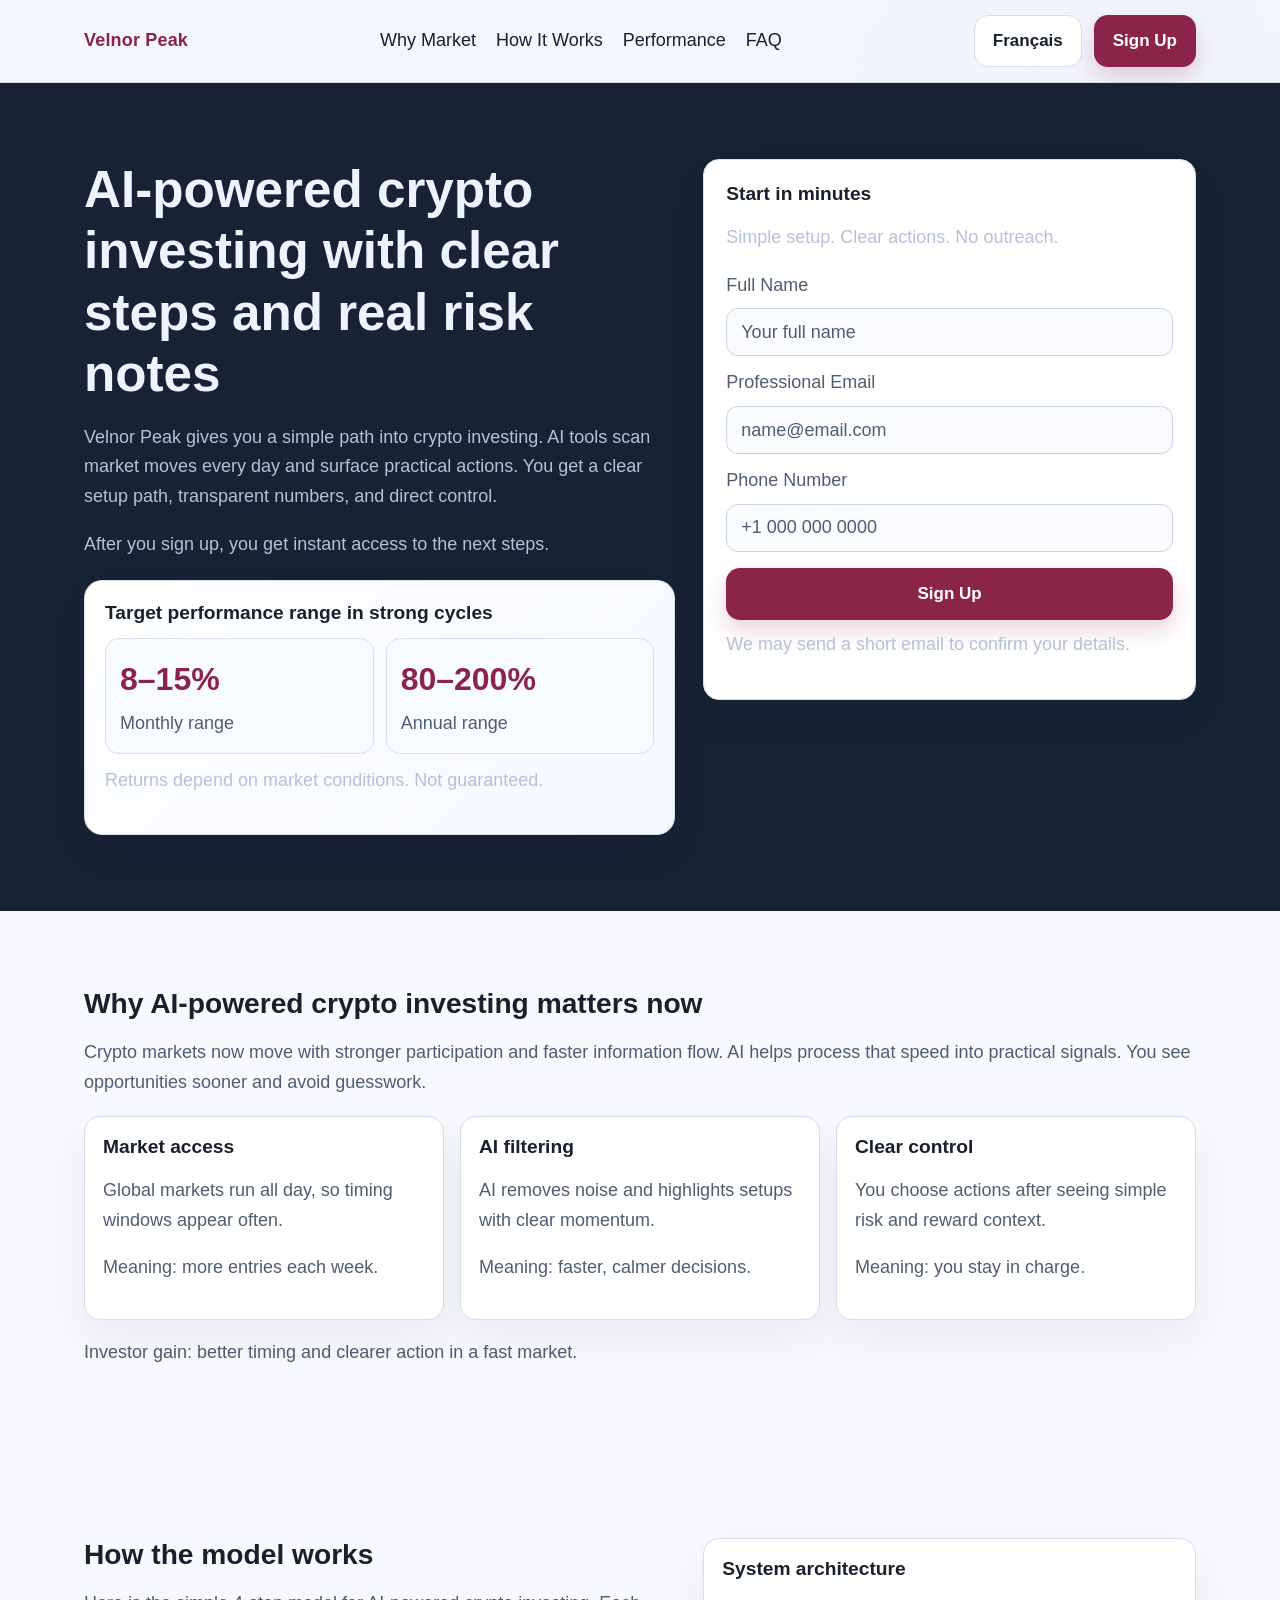
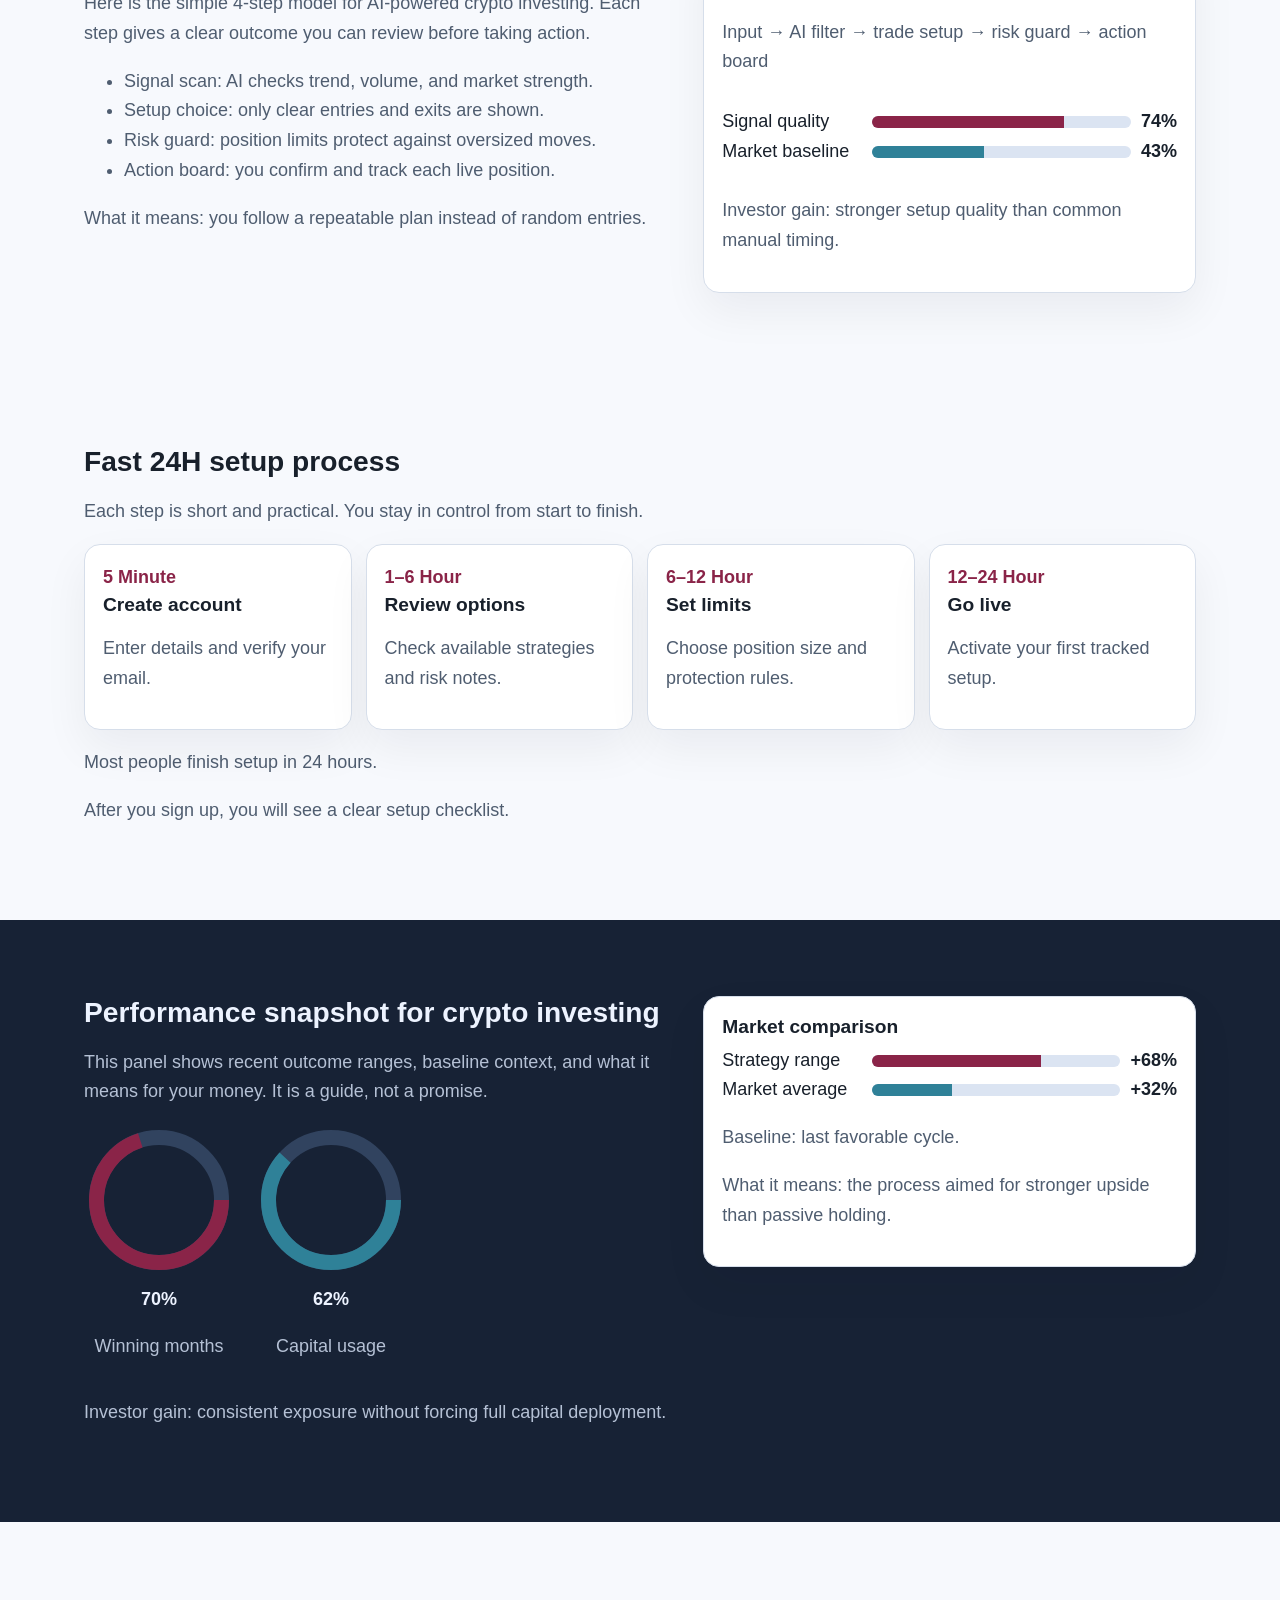
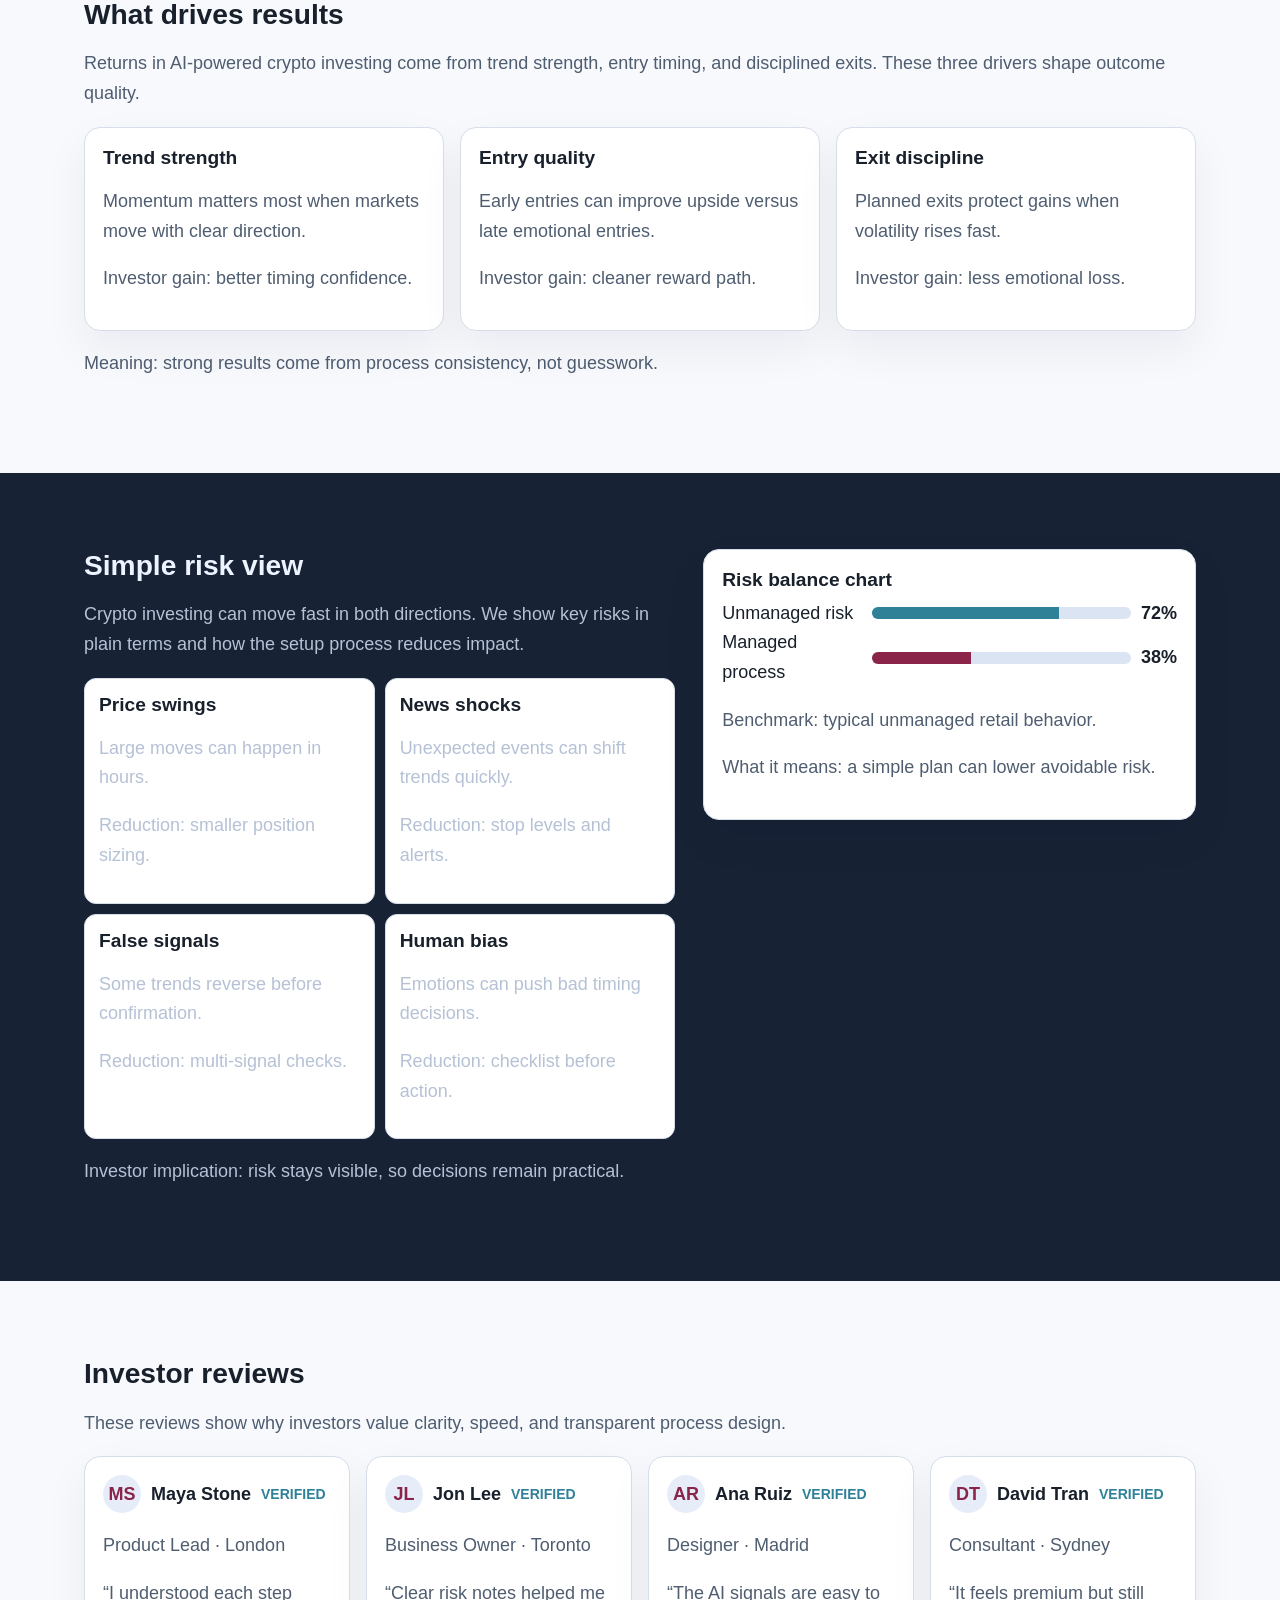
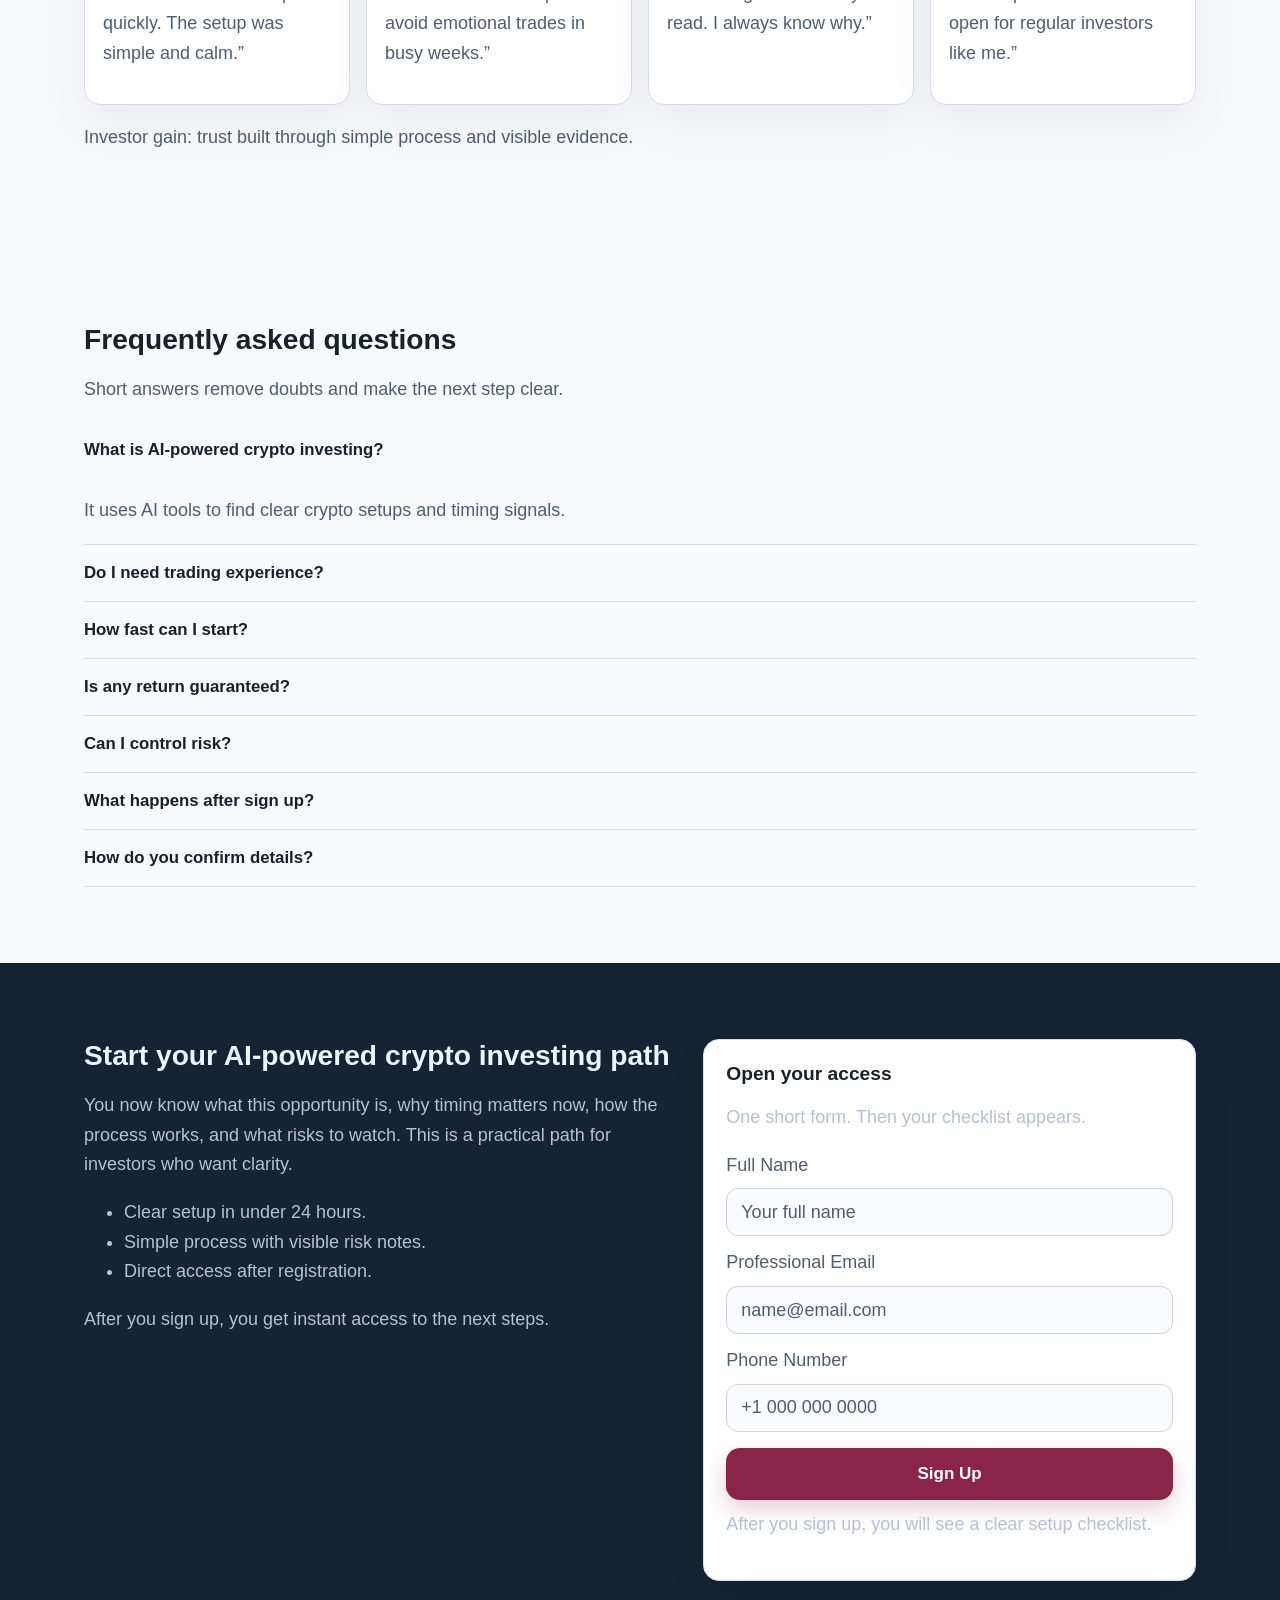
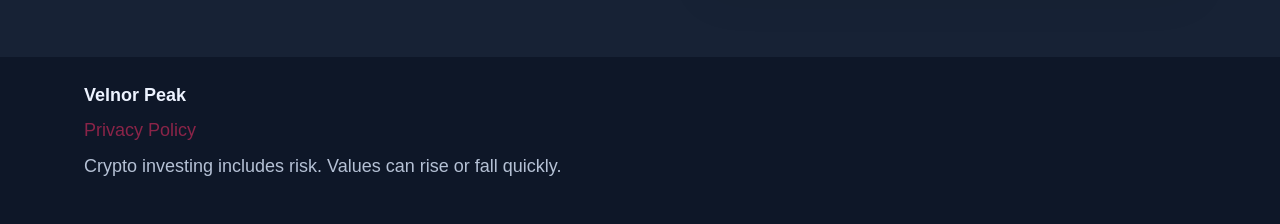
<file: fr/index.html>
<!doctype html>
<html lang="en">
<head>
  <meta charset="utf-8">
  <meta name="viewport" content="width=device-width,initial-scale=1">
  <title>Velnor Peak | AI-Powered Crypto Investing (Français)</title>
  <meta name="description" content="Français page for Velnor Peak. Learn a simple way to start AI-powered crypto investing with clear steps, risk notes, and direct sign up access.">
  <link rel="canonical" href="https://velnorpeak.com/fr/index.html">
  <link rel="alternate" hreflang="en" href="https://velnorpeak.com/index.html">
  <link rel="alternate" hreflang="de" href="https://velnorpeak.com/de/index.html">
  <link rel="alternate" hreflang="fr" href="https://velnorpeak.com/fr/index.html">
  <link rel="alternate" hreflang="es" href="https://velnorpeak.com/es/index.html">
  <link rel="alternate" hreflang="it" href="https://velnorpeak.com/it/index.html">
  <link rel="alternate" hreflang="tr" href="https://velnorpeak.com/tr/index.html">
  <link rel="alternate" hreflang="pt" href="https://velnorpeak.com/pt/index.html">
  <link rel="alternate" hreflang="ja" href="https://velnorpeak.com/jp/index.html">
  <link rel="alternate" hreflang="sk" href="https://velnorpeak.com/sk/index.html">
  <link rel="alternate" hreflang="nl-BE" href="https://velnorpeak.com/be/index.html">
  <link rel="alternate" hreflang="x-default" href="https://velnorpeak.com/index.html">
  <meta property="og:title" content="Velnor Peak | AI-Powered Crypto Investing (Français)">
  <meta property="og:description" content="Français page for Velnor Peak. Learn a simple way to start AI-powered crypto investing with clear steps, risk notes, and direct sign up access.">
  <meta property="og:type" content="website">
  <meta property="og:url" content="https://velnorpeak.com/fr/index.html">
  <meta name="twitter:card" content="summary_large_image">
  <meta name="twitter:title" content="Velnor Peak | AI-Powered Crypto Investing (Français)">
  <meta name="twitter:description" content="Français page for Velnor Peak. Learn a simple way to start AI-powered crypto investing with clear steps, risk notes, and direct sign up access.">
  <link rel="stylesheet" href="../assets/style.css">
  <script defer src="../assets/app.js"></script>
</head>
<body>
<div class="page-bg" aria-hidden="true"></div>
<header class="topbar">
  <div class="container nav-shell">
    <a href="../index.html" class="brand">Velnor Peak</a>
    <nav class="nav-links" aria-label="Main navigation">
      <a href="#market">Why Market</a><a href="#model">How It Works</a><a href="#metrics">Performance</a><a href="#faq">FAQ</a>
    </nav>
    <div class="right-zone">
      <div class="lang">
        <button class="lang-btn" type="button" aria-label="Toggle language list">Français</button>
        <div class="lang-menu"><a class="lang-link" href="../index.html"><img class="flag" src="https://flagcdn.com/gb.svg" alt="English flag" loading="lazy">English</a>
<a class="lang-link" href="../de/index.html"><img class="flag" src="https://flagcdn.com/de.svg" alt="Deutsch flag" loading="lazy">Deutsch</a>
<a class="lang-link" href="../fr/index.html"><img class="flag" src="https://flagcdn.com/fr.svg" alt="Français flag" loading="lazy">Français</a>
<a class="lang-link" href="../es/index.html"><img class="flag" src="https://flagcdn.com/es.svg" alt="Español flag" loading="lazy">Español</a>
<a class="lang-link" href="../it/index.html"><img class="flag" src="https://flagcdn.com/it.svg" alt="Italiano flag" loading="lazy">Italiano</a>
<a class="lang-link" href="../tr/index.html"><img class="flag" src="https://flagcdn.com/tr.svg" alt="Türkçe flag" loading="lazy">Türkçe</a>
<a class="lang-link" href="../pt/index.html"><img class="flag" src="https://flagcdn.com/pt.svg" alt="Português flag" loading="lazy">Português</a>
<a class="lang-link" href="../jp/index.html"><img class="flag" src="https://flagcdn.com/jp.svg" alt="日本語 flag" loading="lazy">日本語</a>
<a class="lang-link" href="../sk/index.html"><img class="flag" src="https://flagcdn.com/sk.svg" alt="Slovak flag" loading="lazy">Slovak</a>
<a class="lang-link" href="../be/index.html"><img class="flag" src="https://flagcdn.com/be.svg" alt="Nederlands (BE) flag" loading="lazy">Nederlands (BE)</a></div>
      </div>
      <a href="#start" class="btn btn-primary">Sign Up</a>
      <button class="drawer-toggle" id="openDrawer" aria-label="Open menu">☰</button>
    </div>
  </div>
</header>

<div class="drawer-backdrop" id="drawerBackdrop"></div>
<aside class="drawer" id="drawer" aria-label="Mobile menu">
  <div class="drawer-head"><strong>Menu</strong><button id="closeDrawer" class="icon-btn" type="button" aria-label="Close menu">X</button></div>
  <nav>
    <a href="#market">Why Market</a><a href="#model">How It Works</a><a href="#metrics">Performance</a><a href="#faq">FAQ</a>
  </nav>
  <div class="lang">
    <button class="lang-btn" type="button" aria-label="Toggle language list">Français</button>
    <div class="lang-menu"><a class="lang-link" href="../index.html"><img class="flag" src="https://flagcdn.com/gb.svg" alt="English flag" loading="lazy">English</a>
<a class="lang-link" href="../de/index.html"><img class="flag" src="https://flagcdn.com/de.svg" alt="Deutsch flag" loading="lazy">Deutsch</a>
<a class="lang-link" href="../fr/index.html"><img class="flag" src="https://flagcdn.com/fr.svg" alt="Français flag" loading="lazy">Français</a>
<a class="lang-link" href="../es/index.html"><img class="flag" src="https://flagcdn.com/es.svg" alt="Español flag" loading="lazy">Español</a>
<a class="lang-link" href="../it/index.html"><img class="flag" src="https://flagcdn.com/it.svg" alt="Italiano flag" loading="lazy">Italiano</a>
<a class="lang-link" href="../tr/index.html"><img class="flag" src="https://flagcdn.com/tr.svg" alt="Türkçe flag" loading="lazy">Türkçe</a>
<a class="lang-link" href="../pt/index.html"><img class="flag" src="https://flagcdn.com/pt.svg" alt="Português flag" loading="lazy">Português</a>
<a class="lang-link" href="../jp/index.html"><img class="flag" src="https://flagcdn.com/jp.svg" alt="日本語 flag" loading="lazy">日本語</a>
<a class="lang-link" href="../sk/index.html"><img class="flag" src="https://flagcdn.com/sk.svg" alt="Slovak flag" loading="lazy">Slovak</a>
<a class="lang-link" href="../be/index.html"><img class="flag" src="https://flagcdn.com/be.svg" alt="Nederlands (BE) flag" loading="lazy">Nederlands (BE)</a></div>
  </div>
  <a href="#start" class="btn btn-primary">Sign Up</a>
</aside>

<main>
  <section class="section dark" id="top">
    <div class="container hero-grid">
      <div>
        <h1>AI-powered crypto investing with clear steps and real risk notes</h1>
        <p>Velnor Peak gives you a simple path into crypto investing. AI tools scan market moves every day and surface practical actions. You get a clear setup path, transparent numbers, and direct control.</p>
        <p class="hero-note">After you sign up, you get instant access to the next steps.</p>
        <div class="performance-panel" aria-label="Performance range">
          <h3>Target performance range in strong cycles</h3>
          <div class="performance-grid">
            <div class="performance-card"><div class="metric-big">8–15%</div><div class="metric-label">Monthly range</div></div>
            <div class="performance-card"><div class="metric-big">80–200%</div><div class="metric-label">Annual range</div></div>
          </div>
          <p class="micro-disclaimer">Returns depend on market conditions. Not guaranteed.</p>
        </div>
      </div>
      <form class="form-card" id="start">
        <h3 class="form-title">Start in minutes</h3>
        <p class="form-sub">Simple setup. Clear actions. No outreach.</p>
        <label for="name">Full Name</label><input id="name" name="name" placeholder="Your full name" required>
        <label for="email">Professional Email</label><input id="email" type="email" name="email" placeholder="name@email.com" required>
        <label for="phone">Phone Number</label><input id="phone" name="phone" placeholder="+1 000 000 0000" required>
        <button class="btn btn-primary" type="submit">Sign Up</button>
        <p class="trust">We may send a short email to confirm your details.</p>
      </form>
    </div>
  </section>

  <section class="section light" id="market"><div class="container">
    <h2>Why AI-powered crypto investing matters now</h2>
    <p>Crypto markets now move with stronger participation and faster information flow. AI helps process that speed into practical signals. You see opportunities sooner and avoid guesswork.</p>
    <div class="cards">
      <article class="card"><h3>Market access</h3><p>Global markets run all day, so timing windows appear often.</p><p class="muted">Meaning: more entries each week.</p></article>
      <article class="card"><h3>AI filtering</h3><p>AI removes noise and highlights setups with clear momentum.</p><p class="muted">Meaning: faster, calmer decisions.</p></article>
      <article class="card"><h3>Clear control</h3><p>You choose actions after seeing simple risk and reward context.</p><p class="muted">Meaning: you stay in charge.</p></article>
    </div>
    <p>Investor gain: better timing and clearer action in a fast market.</p>
  </div></section>

  <section class="section light" id="model"><div class="container split">
    <div>
      <h2>How the model works</h2>
      <p>Here is the simple 4-step model for AI-powered crypto investing. Each step gives a clear outcome you can review before taking action.</p>
      <ul>
        <li>Signal scan: AI checks trend, volume, and market strength.</li>
        <li>Setup choice: only clear entries and exits are shown.</li>
        <li>Risk guard: position limits protect against oversized moves.</li>
        <li>Action board: you confirm and track each live position.</li>
      </ul>
      <p>What it means: you follow a repeatable plan instead of random entries.</p>
    </div>
    <div class="card chart-wrap">
      <h3>System architecture</h3>
      <p class="muted">Input → AI filter → trade setup → risk guard → action board</p>
      <div class="compare-bars">
        <div class="row"><span>Signal quality</span><div class="bar-track"><div class="bar-fill-a" style="width:74%"></div></div><strong>74%</strong></div>
        <div class="row"><span>Market baseline</span><div class="bar-track"><div class="bar-fill-b" style="width:43%"></div></div><strong>43%</strong></div>
      </div>
      <p>Investor gain: stronger setup quality than common manual timing.</p>
    </div>
  </div></section>

  <section class="section light" id="process"><div class="container">
    <h2>Fast 24H setup process</h2>
    <p>Each step is short and practical. You stay in control from start to finish.</p>
    <div class="process-grid">
      <article class="card"><div class="step-time">5 Minute</div><h3>Create account</h3><p>Enter details and verify your email.</p></article>
      <article class="card"><div class="step-time">1–6 Hour</div><h3>Review options</h3><p>Check available strategies and risk notes.</p></article>
      <article class="card"><div class="step-time">6–12 Hour</div><h3>Set limits</h3><p>Choose position size and protection rules.</p></article>
      <article class="card"><div class="step-time">12–24 Hour</div><h3>Go live</h3><p>Activate your first tracked setup.</p></article>
    </div>
    <p>Most people finish setup in 24 hours.</p>
    <p>After you sign up, you will see a clear setup checklist.</p>
  </div></section>

  <section class="section dark" id="metrics"><div class="container split">
    <div>
      <h2>Performance snapshot for crypto investing</h2>
      <p>This panel shows recent outcome ranges, baseline context, and what it means for your money. It is a guide, not a promise.</p>
      <div class="rings">
        <div class="ring"><svg viewBox="0 0 120 120"><circle cx="60" cy="60" r="50" stroke="#31435f" stroke-width="12" fill="none"/><circle cx="60" cy="60" r="50" stroke="#8a2448" stroke-width="12" fill="none" stroke-dasharray="314" stroke-dashoffset="94"/></svg><strong>70%</strong><p class="muted">Winning months</p></div>
        <div class="ring"><svg viewBox="0 0 120 120"><circle cx="60" cy="60" r="50" stroke="#31435f" stroke-width="12" fill="none"/><circle cx="60" cy="60" r="50" stroke="#2f8198" stroke-width="12" fill="none" stroke-dasharray="314" stroke-dashoffset="120"/></svg><strong>62%</strong><p class="muted">Capital usage</p></div>
      </div>
      <p>Investor gain: consistent exposure without forcing full capital deployment.</p>
    </div>
    <div class="card">
      <h3>Market comparison</h3>
      <div class="compare-bars">
        <div class="row"><span>Strategy range</span><div class="bar-track"><div class="bar-fill-a" style="width:68%"></div></div><strong>+68%</strong></div>
        <div class="row"><span>Market average</span><div class="bar-track"><div class="bar-fill-b" style="width:32%"></div></div><strong>+32%</strong></div>
      </div>
      <p class="bench">Baseline: last favorable cycle.</p>
      <p>What it means: the process aimed for stronger upside than passive holding.</p>
    </div>
  </div></section>

  <section class="section light" id="insights"><div class="container">
    <h2>What drives results</h2>
    <p>Returns in AI-powered crypto investing come from trend strength, entry timing, and disciplined exits. These three drivers shape outcome quality.</p>
    <div class="cards">
      <article class="card"><h3>Trend strength</h3><p>Momentum matters most when markets move with clear direction.</p><p class="muted">Investor gain: better timing confidence.</p></article>
      <article class="card"><h3>Entry quality</h3><p>Early entries can improve upside versus late emotional entries.</p><p class="muted">Investor gain: cleaner reward path.</p></article>
      <article class="card"><h3>Exit discipline</h3><p>Planned exits protect gains when volatility rises fast.</p><p class="muted">Investor gain: less emotional loss.</p></article>
    </div>
    <p>Meaning: strong results come from process consistency, not guesswork.</p>
  </div></section>

  <section class="section dark" id="risk"><div class="container split">
    <div>
      <h2>Simple risk view</h2>
      <p>Crypto investing can move fast in both directions. We show key risks in plain terms and how the setup process reduces impact.</p>
      <div class="matrix">
        <div class="cell"><h3>Price swings</h3><p>Large moves can happen in hours.</p><p class="muted">Reduction: smaller position sizing.</p></div>
        <div class="cell"><h3>News shocks</h3><p>Unexpected events can shift trends quickly.</p><p class="muted">Reduction: stop levels and alerts.</p></div>
        <div class="cell"><h3>False signals</h3><p>Some trends reverse before confirmation.</p><p class="muted">Reduction: multi-signal checks.</p></div>
        <div class="cell"><h3>Human bias</h3><p>Emotions can push bad timing decisions.</p><p class="muted">Reduction: checklist before action.</p></div>
      </div>
      <p>Investor implication: risk stays visible, so decisions remain practical.</p>
    </div>
    <div class="card">
      <h3>Risk balance chart</h3>
      <div class="compare-bars">
        <div class="row"><span>Unmanaged risk</span><div class="bar-track"><div class="bar-fill-b" style="width:72%"></div></div><strong>72%</strong></div>
        <div class="row"><span>Managed process</span><div class="bar-track"><div class="bar-fill-a" style="width:38%"></div></div><strong>38%</strong></div>
      </div>
      <p class="bench">Benchmark: typical unmanaged retail behavior.</p>
      <p>What it means: a simple plan can lower avoidable risk.</p>
    </div>
  </div></section>

  <section class="section light" id="reviews"><div class="container">
    <h2>Investor reviews</h2>
    <p>These reviews show why investors value clarity, speed, and transparent process design.</p>
    <div class="cards">
      <article class="card"><div class="review-head"><span class="avatar">MS</span><strong>Maya Stone</strong><span class="verified">VERIFIED</span></div><p class="muted">Product Lead · London</p><p>“I understood each step quickly. The setup was simple and calm.”</p></article>
      <article class="card"><div class="review-head"><span class="avatar">JL</span><strong>Jon Lee</strong><span class="verified">VERIFIED</span></div><p class="muted">Business Owner · Toronto</p><p>“Clear risk notes helped me avoid emotional trades in busy weeks.”</p></article>
      <article class="card"><div class="review-head"><span class="avatar">AR</span><strong>Ana Ruiz</strong><span class="verified">VERIFIED</span></div><p class="muted">Designer · Madrid</p><p>“The AI signals are easy to read. I always know why.”</p></article>
      <article class="card"><div class="review-head"><span class="avatar">DT</span><strong>David Tran</strong><span class="verified">VERIFIED</span></div><p class="muted">Consultant · Sydney</p><p>“It feels premium but still open for regular investors like me.”</p></article>
    </div>
    <p>Investor gain: trust built through simple process and visible evidence.</p>
  </div></section>

  <section class="section light" id="faq"><div class="container">
    <h2>Frequently asked questions</h2>
    <p>Short answers remove doubts and make the next step clear.</p>
    <div class="faq-list">
      <div class="faq-item open"><button class="faq-q">What is AI-powered crypto investing?</button><div class="faq-a"><p>It uses AI tools to find clear crypto setups and timing signals.</p></div></div>
      <div class="faq-item"><button class="faq-q">Do I need trading experience?</button><div class="faq-a"><p>No. The flow explains each step in plain language.</p></div></div>
      <div class="faq-item"><button class="faq-q">How fast can I start?</button><div class="faq-a"><p>Most people complete setup in less than 24 hours.</p></div></div>
      <div class="faq-item"><button class="faq-q">Is any return guaranteed?</button><div class="faq-a"><p>No. Returns depend on market conditions and are never guaranteed.</p></div></div>
      <div class="faq-item"><button class="faq-q">Can I control risk?</button><div class="faq-a"><p>Yes. You set limits before activating any strategy.</p></div></div>
      <div class="faq-item"><button class="faq-q">What happens after sign up?</button><div class="faq-a"><p>After you sign up, you can review the options and choose what to do next.</p></div></div>
      <div class="faq-item"><button class="faq-q">How do you confirm details?</button><div class="faq-a"><p>We may send a short email to confirm your details.</p></div></div>
    </div>
  </div></section>

  <section class="section dark" id="final"><div class="container split">
    <div>
      <h2>Start your AI-powered crypto investing path</h2>
      <p>You now know what this opportunity is, why timing matters now, how the process works, and what risks to watch. This is a practical path for investors who want clarity.</p>
      <ul>
        <li>Clear setup in under 24 hours.</li>
        <li>Simple process with visible risk notes.</li>
        <li>Direct access after registration.</li>
      </ul>
      <p>After you sign up, you get instant access to the next steps.</p>
    </div>
    <form class="form-card">
      <h3 class="form-title">Open your access</h3>
      <p class="form-sub">One short form. Then your checklist appears.</p>
      <label for="name2">Full Name</label><input id="name2" name="name2" placeholder="Your full name" required>
      <label for="email2">Professional Email</label><input id="email2" type="email" name="email2" placeholder="name@email.com" required>
      <label for="phone2">Phone Number</label><input id="phone2" name="phone2" placeholder="+1 000 000 0000" required>
      <button class="btn btn-primary" type="submit">Sign Up</button>
      <p class="trust">After you sign up, you will see a clear setup checklist.</p>
    </form>
  </div></section>
</main>

<footer class="footer">
  <div class="container">
    <strong>Velnor Peak</strong>
    <p><a href="#" data-open-privacy>Privacy Policy</a></p>
    <p>Crypto investing includes risk. Values can rise or fall quickly.</p>
  </div>
</footer>

<div class="modal" id="privacyModal" aria-modal="true" role="dialog" aria-label="Privacy Policy">
  <div class="modal-card">
    <div class="modal-top"><h2>Privacy Policy</h2><button class="icon-btn" data-close-privacy aria-label="Close privacy policy">X</button></div>
    <p><strong>Introduction:</strong> We explain how data is handled in clear language.</p>
    <p><strong>Data collection:</strong> We collect name, email, phone, and basic usage events.</p>
    <p><strong>Legal basis:</strong> We process data to deliver access and keep services working.</p>
    <p><strong>Cookies:</strong> Cookies help with session stability, preferences, and security checks.</p>
    <p><strong>Retention:</strong> Data is kept only as long as needed for service and legal duties.</p>
    <p><strong>Third-party sharing:</strong> We share data only with trusted service providers.</p>
    <p><strong>Security:</strong> We use technical and process controls to protect stored data.</p>
    <p><strong>User rights:</strong> You can request access, correction, or deletion of your data.</p>
    <p><strong>International transfers:</strong> Data may move across regions with safeguards in place.</p>
    <p><strong>Industry risk disclosure:</strong> Investment markets can be volatile and outcomes vary.</p>
    <p><strong>Contact:</strong> support@velnorpeak.com</p>
    <div class="modal-foot"><button class="icon-btn" data-close-privacy>Close</button></div>
  </div>
</div>

<script type="application/ld+json">
{"@context":"https://schema.org","@graph":[{"@type":"Organization","name":"Velnor Peak","url":"https://velnorpeak.com/","email":"support@velnorpeak.com"},{"@type":"WebSite","name":"Velnor Peak","url":"https://velnorpeak.com/"},{"@type":"FAQPage","mainEntity":[{"@type":"Question","name":"What is AI-powered crypto investing?","acceptedAnswer":{"@type":"Answer","text":"It uses AI tools to find clear crypto setups and timing signals."}},{"@type":"Question","name":"How fast can I start?","acceptedAnswer":{"@type":"Answer","text":"Most people complete setup in less than 24 hours."}}]},{"@type":"Review","author":{"@type":"Person","name":"Maya Stone"},"reviewBody":"I understood each step quickly. The setup was simple and calm.","reviewRating":{"@type":"Rating","ratingValue":"5"}}]}
</script>
</body>
</html>
</file>
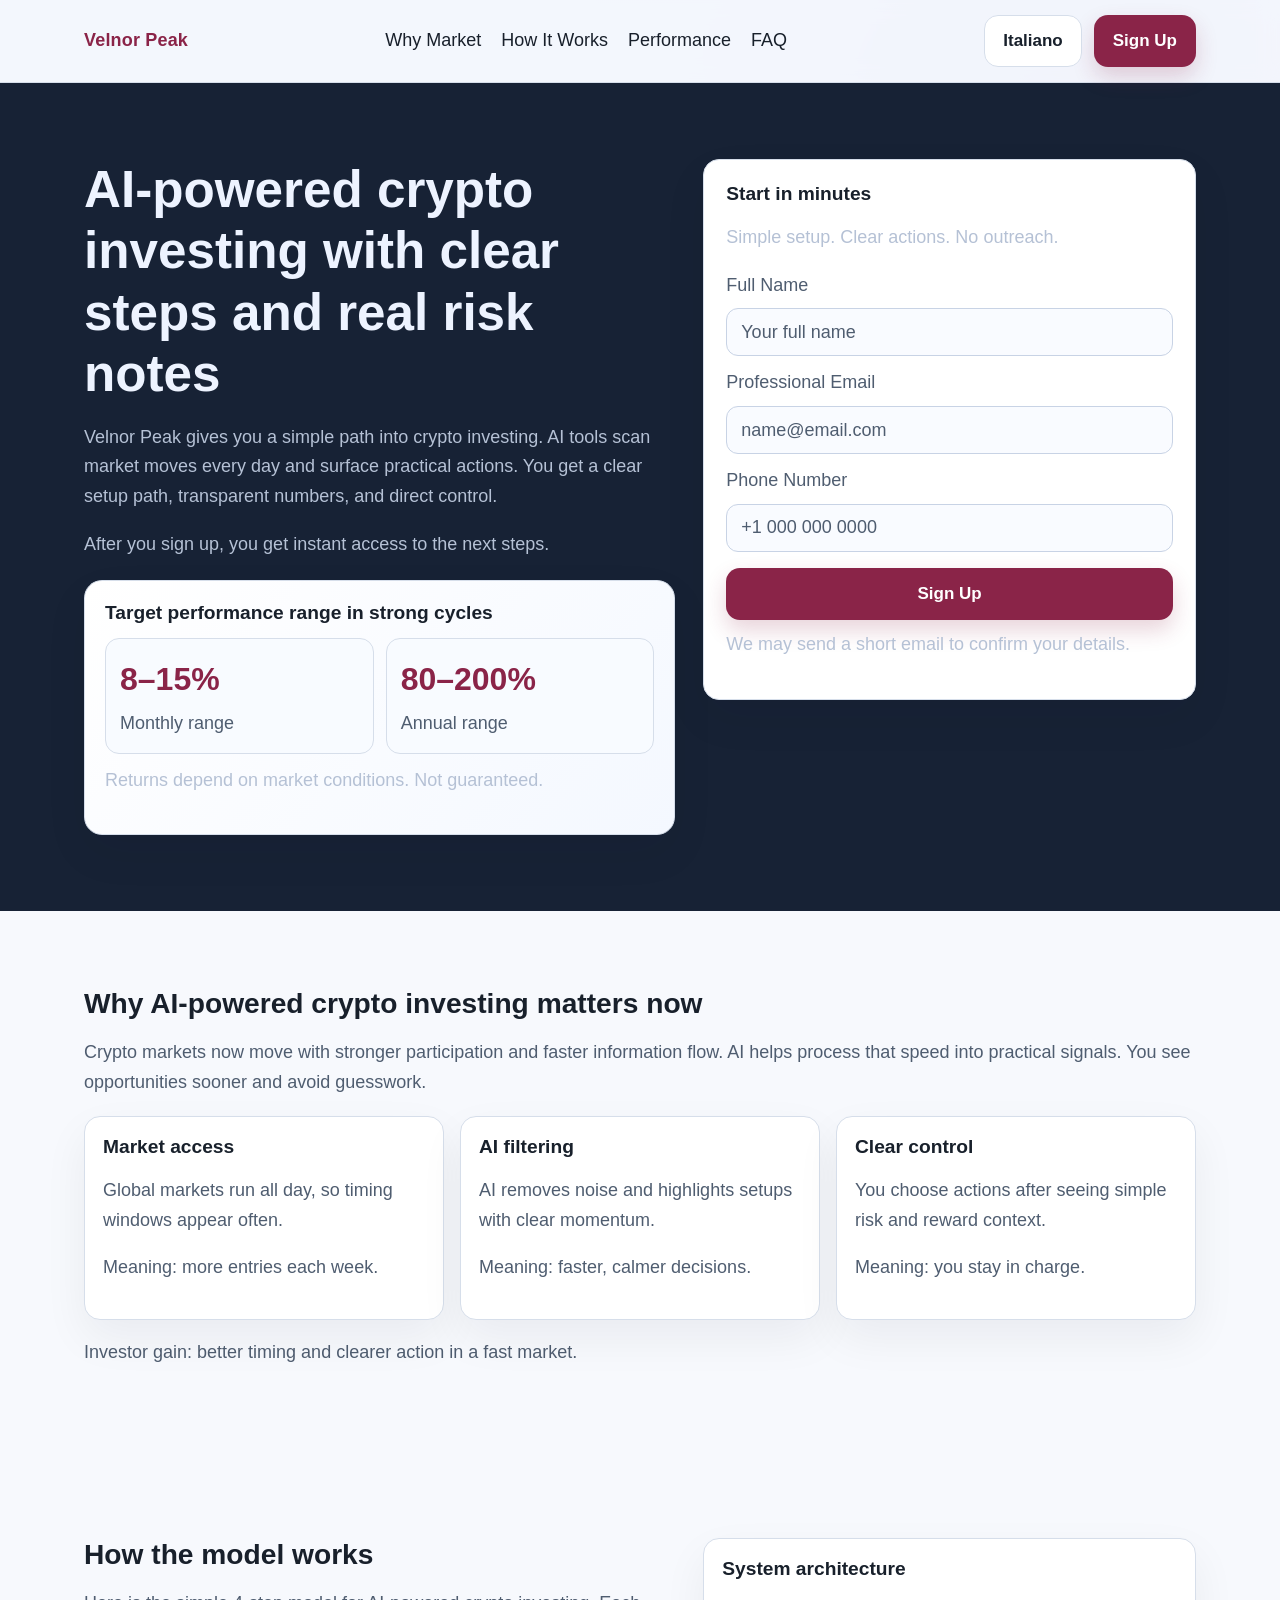
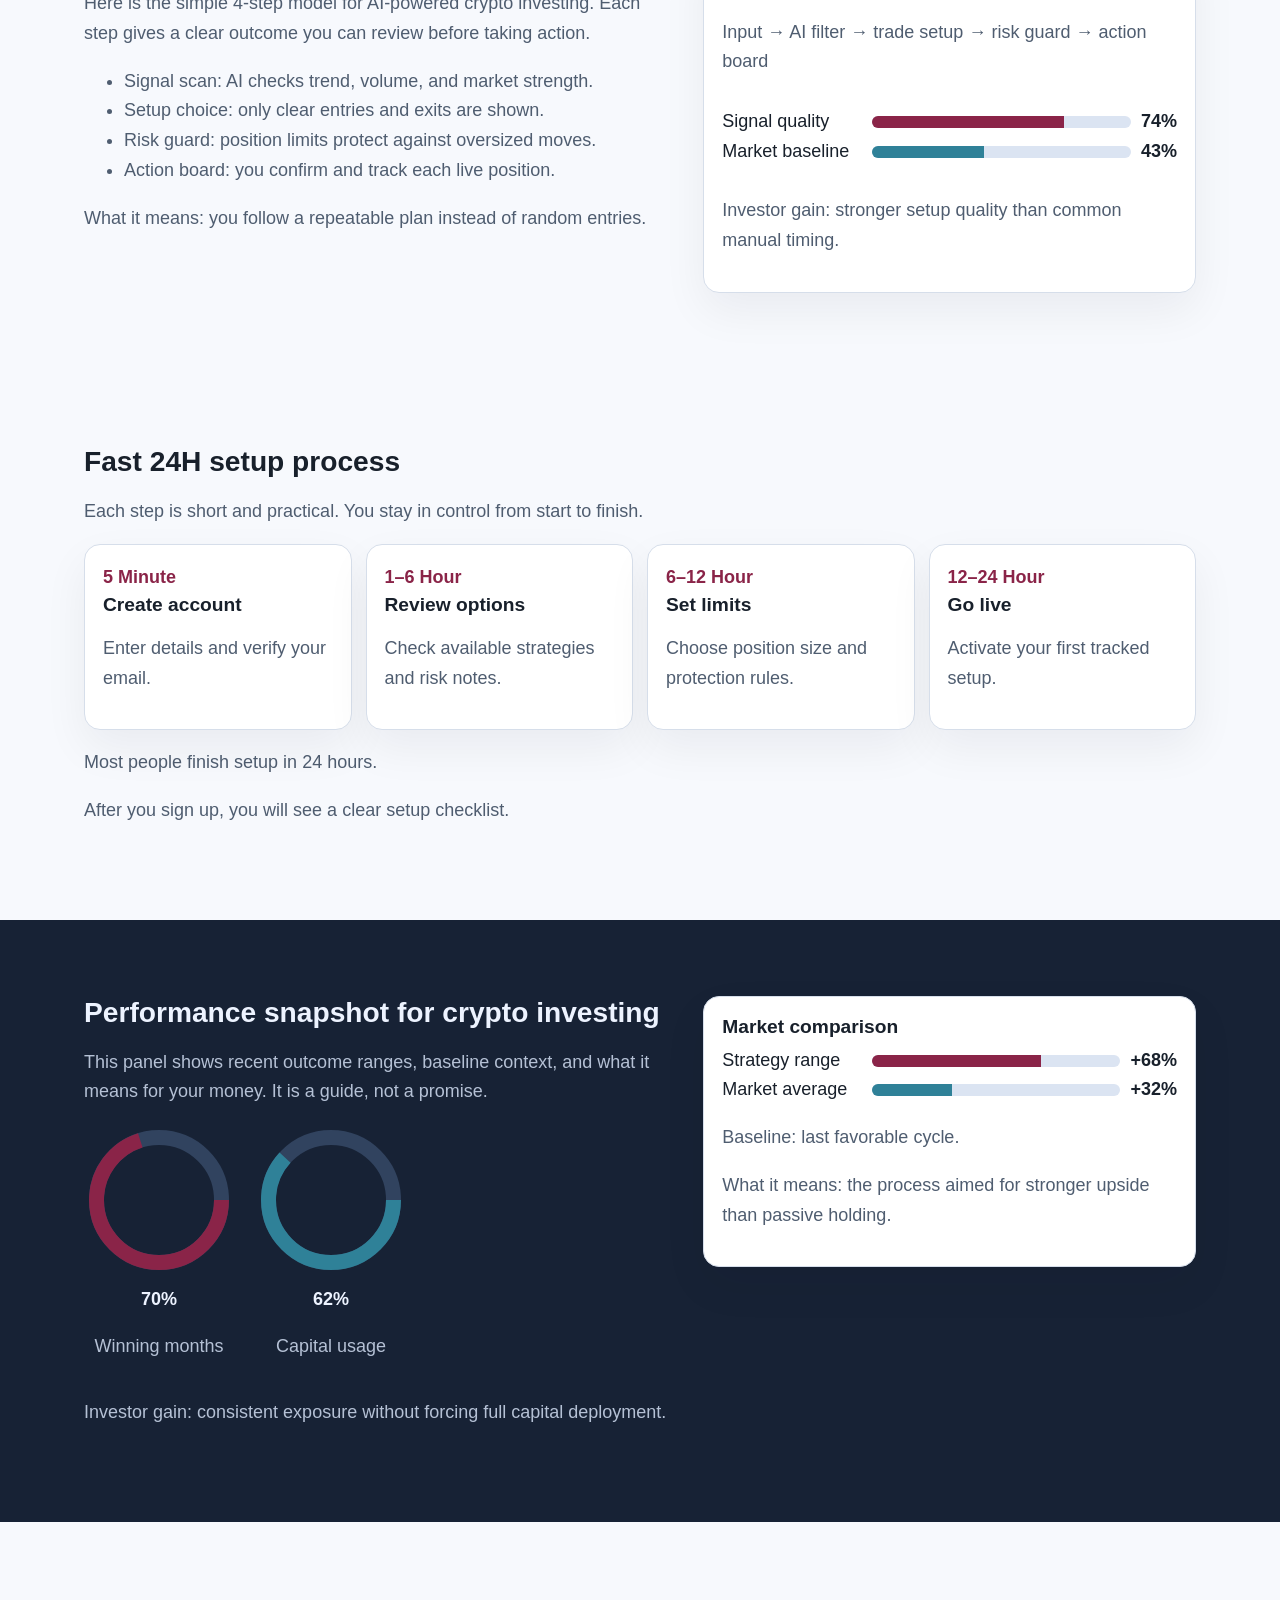
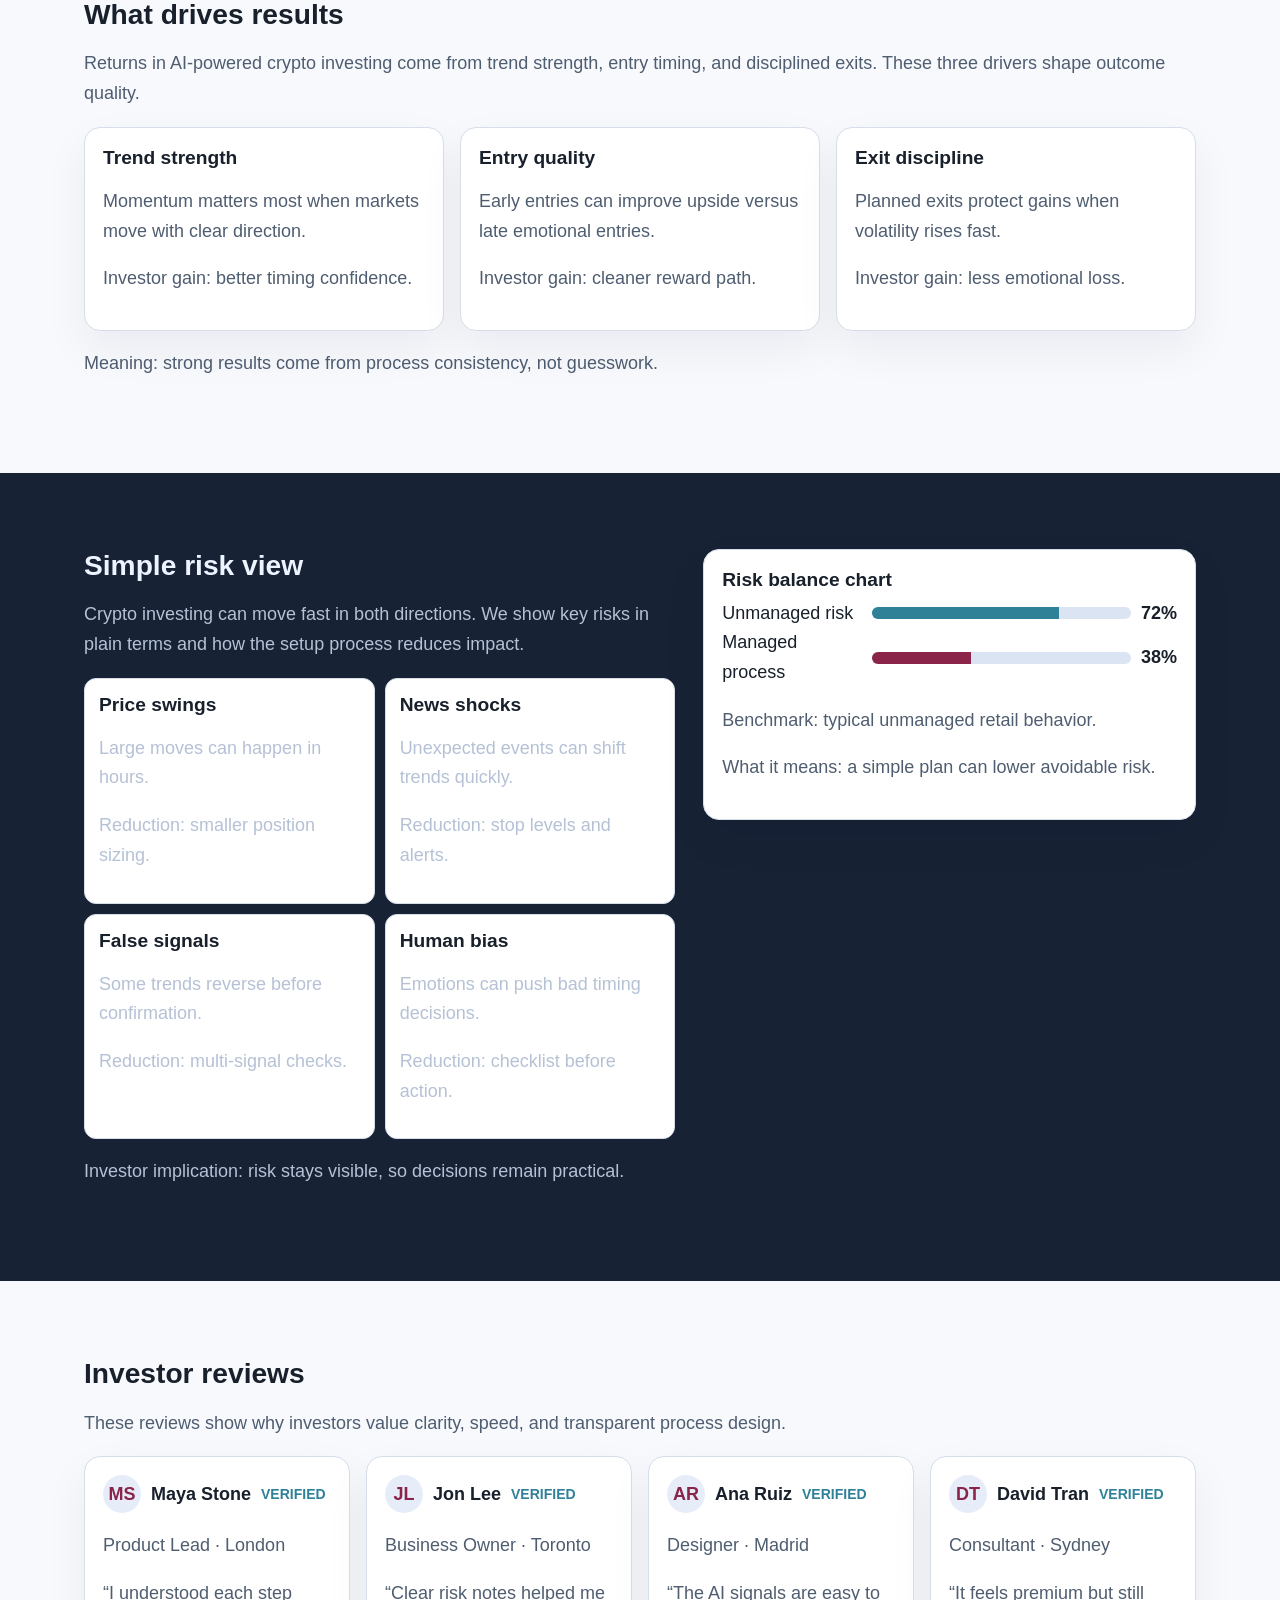
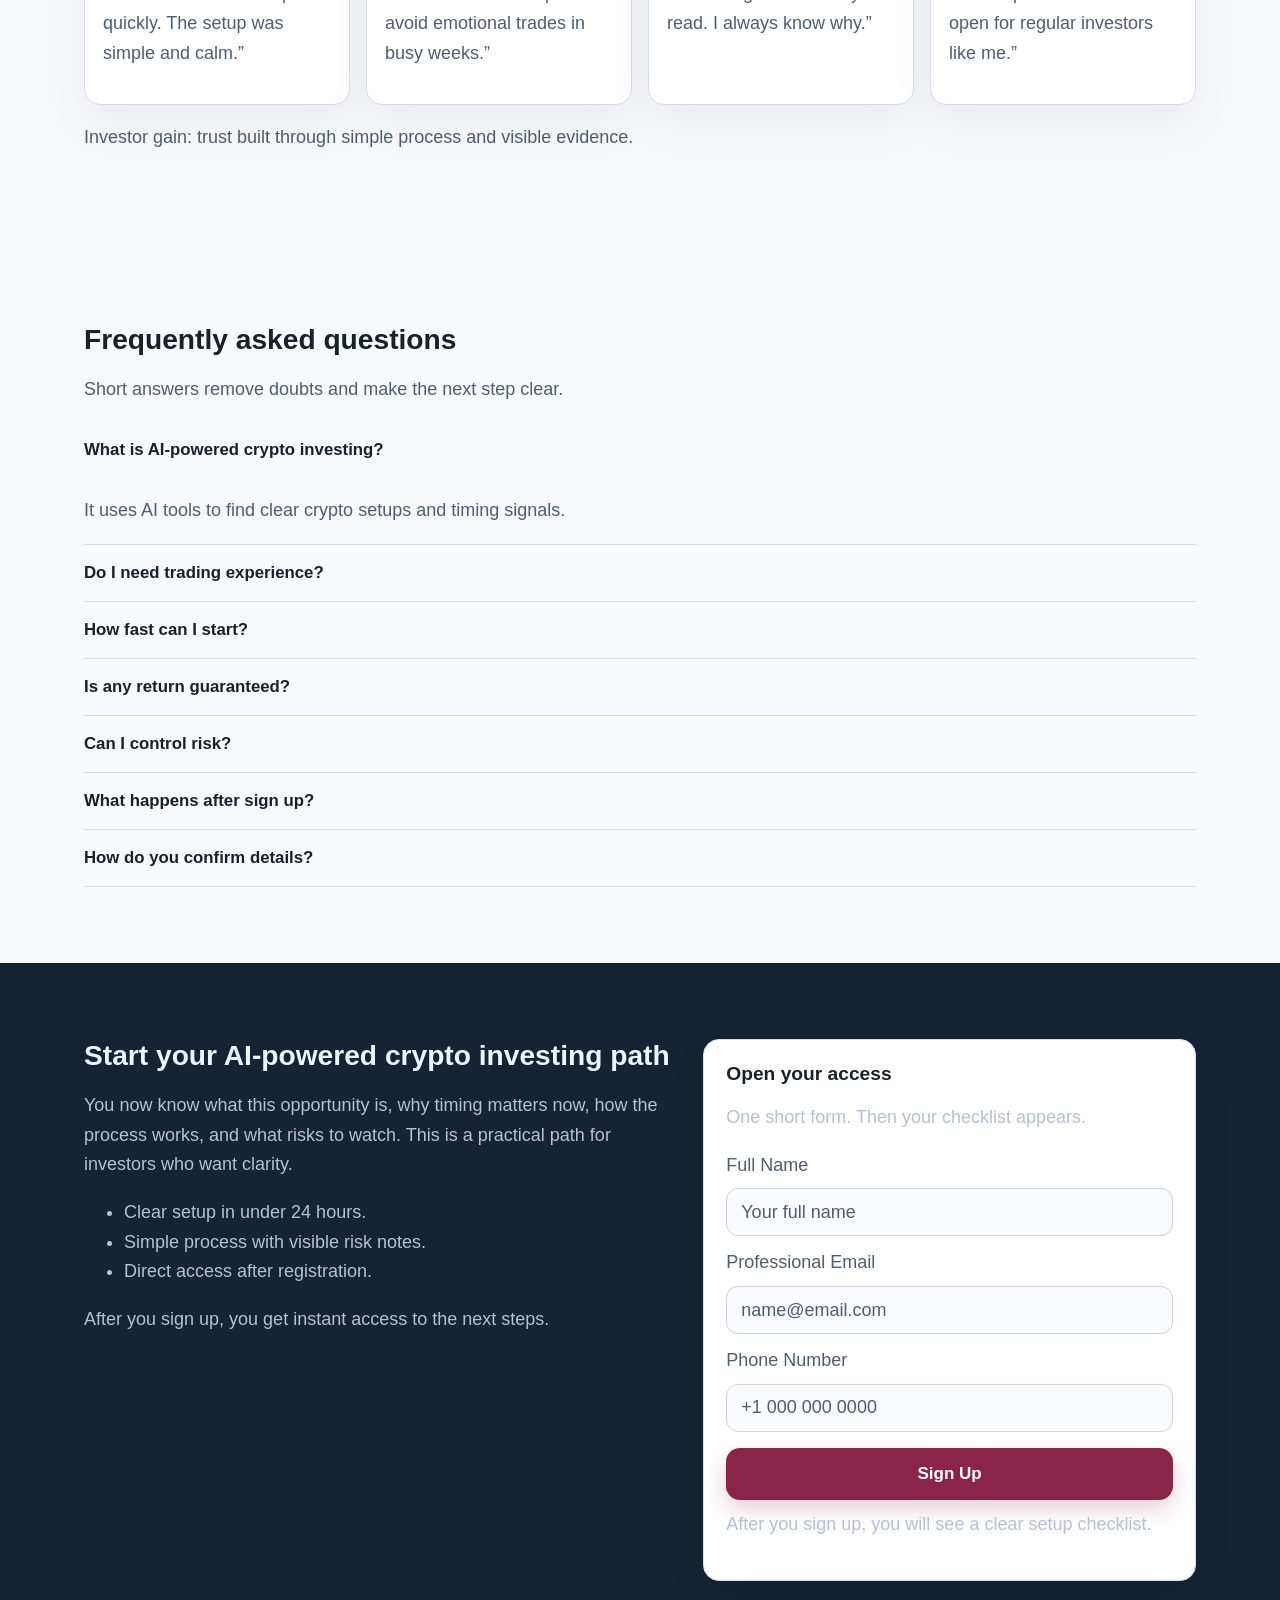
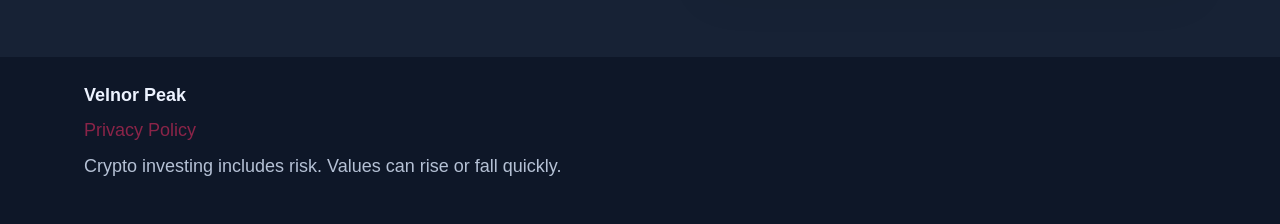
<file: it/index.html>
<!doctype html>
<html lang="en">
<head>
  <meta charset="utf-8">
  <meta name="viewport" content="width=device-width,initial-scale=1">
  <title>Velnor Peak | AI-Powered Crypto Investing (Italiano)</title>
  <meta name="description" content="Italiano page for Velnor Peak. Learn a simple way to start AI-powered crypto investing with clear steps, risk notes, and direct sign up access.">
  <link rel="canonical" href="https://velnorpeak.com/it/index.html">
  <link rel="alternate" hreflang="en" href="https://velnorpeak.com/index.html">
  <link rel="alternate" hreflang="de" href="https://velnorpeak.com/de/index.html">
  <link rel="alternate" hreflang="fr" href="https://velnorpeak.com/fr/index.html">
  <link rel="alternate" hreflang="es" href="https://velnorpeak.com/es/index.html">
  <link rel="alternate" hreflang="it" href="https://velnorpeak.com/it/index.html">
  <link rel="alternate" hreflang="tr" href="https://velnorpeak.com/tr/index.html">
  <link rel="alternate" hreflang="pt" href="https://velnorpeak.com/pt/index.html">
  <link rel="alternate" hreflang="ja" href="https://velnorpeak.com/jp/index.html">
  <link rel="alternate" hreflang="sk" href="https://velnorpeak.com/sk/index.html">
  <link rel="alternate" hreflang="nl-BE" href="https://velnorpeak.com/be/index.html">
  <link rel="alternate" hreflang="x-default" href="https://velnorpeak.com/index.html">
  <meta property="og:title" content="Velnor Peak | AI-Powered Crypto Investing (Italiano)">
  <meta property="og:description" content="Italiano page for Velnor Peak. Learn a simple way to start AI-powered crypto investing with clear steps, risk notes, and direct sign up access.">
  <meta property="og:type" content="website">
  <meta property="og:url" content="https://velnorpeak.com/it/index.html">
  <meta name="twitter:card" content="summary_large_image">
  <meta name="twitter:title" content="Velnor Peak | AI-Powered Crypto Investing (Italiano)">
  <meta name="twitter:description" content="Italiano page for Velnor Peak. Learn a simple way to start AI-powered crypto investing with clear steps, risk notes, and direct sign up access.">
  <link rel="stylesheet" href="../assets/style.css">
  <script defer src="../assets/app.js"></script>
</head>
<body>
<div class="page-bg" aria-hidden="true"></div>
<header class="topbar">
  <div class="container nav-shell">
    <a href="../index.html" class="brand">Velnor Peak</a>
    <nav class="nav-links" aria-label="Main navigation">
      <a href="#market">Why Market</a><a href="#model">How It Works</a><a href="#metrics">Performance</a><a href="#faq">FAQ</a>
    </nav>
    <div class="right-zone">
      <div class="lang">
        <button class="lang-btn" type="button" aria-label="Toggle language list">Italiano</button>
        <div class="lang-menu"><a class="lang-link" href="../index.html"><img class="flag" src="https://flagcdn.com/gb.svg" alt="English flag" loading="lazy">English</a>
<a class="lang-link" href="../de/index.html"><img class="flag" src="https://flagcdn.com/de.svg" alt="Deutsch flag" loading="lazy">Deutsch</a>
<a class="lang-link" href="../fr/index.html"><img class="flag" src="https://flagcdn.com/fr.svg" alt="Français flag" loading="lazy">Français</a>
<a class="lang-link" href="../es/index.html"><img class="flag" src="https://flagcdn.com/es.svg" alt="Español flag" loading="lazy">Español</a>
<a class="lang-link" href="../it/index.html"><img class="flag" src="https://flagcdn.com/it.svg" alt="Italiano flag" loading="lazy">Italiano</a>
<a class="lang-link" href="../tr/index.html"><img class="flag" src="https://flagcdn.com/tr.svg" alt="Türkçe flag" loading="lazy">Türkçe</a>
<a class="lang-link" href="../pt/index.html"><img class="flag" src="https://flagcdn.com/pt.svg" alt="Português flag" loading="lazy">Português</a>
<a class="lang-link" href="../jp/index.html"><img class="flag" src="https://flagcdn.com/jp.svg" alt="日本語 flag" loading="lazy">日本語</a>
<a class="lang-link" href="../sk/index.html"><img class="flag" src="https://flagcdn.com/sk.svg" alt="Slovak flag" loading="lazy">Slovak</a>
<a class="lang-link" href="../be/index.html"><img class="flag" src="https://flagcdn.com/be.svg" alt="Nederlands (BE) flag" loading="lazy">Nederlands (BE)</a></div>
      </div>
      <a href="#start" class="btn btn-primary">Sign Up</a>
      <button class="drawer-toggle" id="openDrawer" aria-label="Open menu">☰</button>
    </div>
  </div>
</header>

<div class="drawer-backdrop" id="drawerBackdrop"></div>
<aside class="drawer" id="drawer" aria-label="Mobile menu">
  <div class="drawer-head"><strong>Menu</strong><button id="closeDrawer" class="icon-btn" type="button" aria-label="Close menu">X</button></div>
  <nav>
    <a href="#market">Why Market</a><a href="#model">How It Works</a><a href="#metrics">Performance</a><a href="#faq">FAQ</a>
  </nav>
  <div class="lang">
    <button class="lang-btn" type="button" aria-label="Toggle language list">Italiano</button>
    <div class="lang-menu"><a class="lang-link" href="../index.html"><img class="flag" src="https://flagcdn.com/gb.svg" alt="English flag" loading="lazy">English</a>
<a class="lang-link" href="../de/index.html"><img class="flag" src="https://flagcdn.com/de.svg" alt="Deutsch flag" loading="lazy">Deutsch</a>
<a class="lang-link" href="../fr/index.html"><img class="flag" src="https://flagcdn.com/fr.svg" alt="Français flag" loading="lazy">Français</a>
<a class="lang-link" href="../es/index.html"><img class="flag" src="https://flagcdn.com/es.svg" alt="Español flag" loading="lazy">Español</a>
<a class="lang-link" href="../it/index.html"><img class="flag" src="https://flagcdn.com/it.svg" alt="Italiano flag" loading="lazy">Italiano</a>
<a class="lang-link" href="../tr/index.html"><img class="flag" src="https://flagcdn.com/tr.svg" alt="Türkçe flag" loading="lazy">Türkçe</a>
<a class="lang-link" href="../pt/index.html"><img class="flag" src="https://flagcdn.com/pt.svg" alt="Português flag" loading="lazy">Português</a>
<a class="lang-link" href="../jp/index.html"><img class="flag" src="https://flagcdn.com/jp.svg" alt="日本語 flag" loading="lazy">日本語</a>
<a class="lang-link" href="../sk/index.html"><img class="flag" src="https://flagcdn.com/sk.svg" alt="Slovak flag" loading="lazy">Slovak</a>
<a class="lang-link" href="../be/index.html"><img class="flag" src="https://flagcdn.com/be.svg" alt="Nederlands (BE) flag" loading="lazy">Nederlands (BE)</a></div>
  </div>
  <a href="#start" class="btn btn-primary">Sign Up</a>
</aside>

<main>
  <section class="section dark" id="top">
    <div class="container hero-grid">
      <div>
        <h1>AI-powered crypto investing with clear steps and real risk notes</h1>
        <p>Velnor Peak gives you a simple path into crypto investing. AI tools scan market moves every day and surface practical actions. You get a clear setup path, transparent numbers, and direct control.</p>
        <p class="hero-note">After you sign up, you get instant access to the next steps.</p>
        <div class="performance-panel" aria-label="Performance range">
          <h3>Target performance range in strong cycles</h3>
          <div class="performance-grid">
            <div class="performance-card"><div class="metric-big">8–15%</div><div class="metric-label">Monthly range</div></div>
            <div class="performance-card"><div class="metric-big">80–200%</div><div class="metric-label">Annual range</div></div>
          </div>
          <p class="micro-disclaimer">Returns depend on market conditions. Not guaranteed.</p>
        </div>
      </div>
      <form class="form-card" id="start">
        <h3 class="form-title">Start in minutes</h3>
        <p class="form-sub">Simple setup. Clear actions. No outreach.</p>
        <label for="name">Full Name</label><input id="name" name="name" placeholder="Your full name" required>
        <label for="email">Professional Email</label><input id="email" type="email" name="email" placeholder="name@email.com" required>
        <label for="phone">Phone Number</label><input id="phone" name="phone" placeholder="+1 000 000 0000" required>
        <button class="btn btn-primary" type="submit">Sign Up</button>
        <p class="trust">We may send a short email to confirm your details.</p>
      </form>
    </div>
  </section>

  <section class="section light" id="market"><div class="container">
    <h2>Why AI-powered crypto investing matters now</h2>
    <p>Crypto markets now move with stronger participation and faster information flow. AI helps process that speed into practical signals. You see opportunities sooner and avoid guesswork.</p>
    <div class="cards">
      <article class="card"><h3>Market access</h3><p>Global markets run all day, so timing windows appear often.</p><p class="muted">Meaning: more entries each week.</p></article>
      <article class="card"><h3>AI filtering</h3><p>AI removes noise and highlights setups with clear momentum.</p><p class="muted">Meaning: faster, calmer decisions.</p></article>
      <article class="card"><h3>Clear control</h3><p>You choose actions after seeing simple risk and reward context.</p><p class="muted">Meaning: you stay in charge.</p></article>
    </div>
    <p>Investor gain: better timing and clearer action in a fast market.</p>
  </div></section>

  <section class="section light" id="model"><div class="container split">
    <div>
      <h2>How the model works</h2>
      <p>Here is the simple 4-step model for AI-powered crypto investing. Each step gives a clear outcome you can review before taking action.</p>
      <ul>
        <li>Signal scan: AI checks trend, volume, and market strength.</li>
        <li>Setup choice: only clear entries and exits are shown.</li>
        <li>Risk guard: position limits protect against oversized moves.</li>
        <li>Action board: you confirm and track each live position.</li>
      </ul>
      <p>What it means: you follow a repeatable plan instead of random entries.</p>
    </div>
    <div class="card chart-wrap">
      <h3>System architecture</h3>
      <p class="muted">Input → AI filter → trade setup → risk guard → action board</p>
      <div class="compare-bars">
        <div class="row"><span>Signal quality</span><div class="bar-track"><div class="bar-fill-a" style="width:74%"></div></div><strong>74%</strong></div>
        <div class="row"><span>Market baseline</span><div class="bar-track"><div class="bar-fill-b" style="width:43%"></div></div><strong>43%</strong></div>
      </div>
      <p>Investor gain: stronger setup quality than common manual timing.</p>
    </div>
  </div></section>

  <section class="section light" id="process"><div class="container">
    <h2>Fast 24H setup process</h2>
    <p>Each step is short and practical. You stay in control from start to finish.</p>
    <div class="process-grid">
      <article class="card"><div class="step-time">5 Minute</div><h3>Create account</h3><p>Enter details and verify your email.</p></article>
      <article class="card"><div class="step-time">1–6 Hour</div><h3>Review options</h3><p>Check available strategies and risk notes.</p></article>
      <article class="card"><div class="step-time">6–12 Hour</div><h3>Set limits</h3><p>Choose position size and protection rules.</p></article>
      <article class="card"><div class="step-time">12–24 Hour</div><h3>Go live</h3><p>Activate your first tracked setup.</p></article>
    </div>
    <p>Most people finish setup in 24 hours.</p>
    <p>After you sign up, you will see a clear setup checklist.</p>
  </div></section>

  <section class="section dark" id="metrics"><div class="container split">
    <div>
      <h2>Performance snapshot for crypto investing</h2>
      <p>This panel shows recent outcome ranges, baseline context, and what it means for your money. It is a guide, not a promise.</p>
      <div class="rings">
        <div class="ring"><svg viewBox="0 0 120 120"><circle cx="60" cy="60" r="50" stroke="#31435f" stroke-width="12" fill="none"/><circle cx="60" cy="60" r="50" stroke="#8a2448" stroke-width="12" fill="none" stroke-dasharray="314" stroke-dashoffset="94"/></svg><strong>70%</strong><p class="muted">Winning months</p></div>
        <div class="ring"><svg viewBox="0 0 120 120"><circle cx="60" cy="60" r="50" stroke="#31435f" stroke-width="12" fill="none"/><circle cx="60" cy="60" r="50" stroke="#2f8198" stroke-width="12" fill="none" stroke-dasharray="314" stroke-dashoffset="120"/></svg><strong>62%</strong><p class="muted">Capital usage</p></div>
      </div>
      <p>Investor gain: consistent exposure without forcing full capital deployment.</p>
    </div>
    <div class="card">
      <h3>Market comparison</h3>
      <div class="compare-bars">
        <div class="row"><span>Strategy range</span><div class="bar-track"><div class="bar-fill-a" style="width:68%"></div></div><strong>+68%</strong></div>
        <div class="row"><span>Market average</span><div class="bar-track"><div class="bar-fill-b" style="width:32%"></div></div><strong>+32%</strong></div>
      </div>
      <p class="bench">Baseline: last favorable cycle.</p>
      <p>What it means: the process aimed for stronger upside than passive holding.</p>
    </div>
  </div></section>

  <section class="section light" id="insights"><div class="container">
    <h2>What drives results</h2>
    <p>Returns in AI-powered crypto investing come from trend strength, entry timing, and disciplined exits. These three drivers shape outcome quality.</p>
    <div class="cards">
      <article class="card"><h3>Trend strength</h3><p>Momentum matters most when markets move with clear direction.</p><p class="muted">Investor gain: better timing confidence.</p></article>
      <article class="card"><h3>Entry quality</h3><p>Early entries can improve upside versus late emotional entries.</p><p class="muted">Investor gain: cleaner reward path.</p></article>
      <article class="card"><h3>Exit discipline</h3><p>Planned exits protect gains when volatility rises fast.</p><p class="muted">Investor gain: less emotional loss.</p></article>
    </div>
    <p>Meaning: strong results come from process consistency, not guesswork.</p>
  </div></section>

  <section class="section dark" id="risk"><div class="container split">
    <div>
      <h2>Simple risk view</h2>
      <p>Crypto investing can move fast in both directions. We show key risks in plain terms and how the setup process reduces impact.</p>
      <div class="matrix">
        <div class="cell"><h3>Price swings</h3><p>Large moves can happen in hours.</p><p class="muted">Reduction: smaller position sizing.</p></div>
        <div class="cell"><h3>News shocks</h3><p>Unexpected events can shift trends quickly.</p><p class="muted">Reduction: stop levels and alerts.</p></div>
        <div class="cell"><h3>False signals</h3><p>Some trends reverse before confirmation.</p><p class="muted">Reduction: multi-signal checks.</p></div>
        <div class="cell"><h3>Human bias</h3><p>Emotions can push bad timing decisions.</p><p class="muted">Reduction: checklist before action.</p></div>
      </div>
      <p>Investor implication: risk stays visible, so decisions remain practical.</p>
    </div>
    <div class="card">
      <h3>Risk balance chart</h3>
      <div class="compare-bars">
        <div class="row"><span>Unmanaged risk</span><div class="bar-track"><div class="bar-fill-b" style="width:72%"></div></div><strong>72%</strong></div>
        <div class="row"><span>Managed process</span><div class="bar-track"><div class="bar-fill-a" style="width:38%"></div></div><strong>38%</strong></div>
      </div>
      <p class="bench">Benchmark: typical unmanaged retail behavior.</p>
      <p>What it means: a simple plan can lower avoidable risk.</p>
    </div>
  </div></section>

  <section class="section light" id="reviews"><div class="container">
    <h2>Investor reviews</h2>
    <p>These reviews show why investors value clarity, speed, and transparent process design.</p>
    <div class="cards">
      <article class="card"><div class="review-head"><span class="avatar">MS</span><strong>Maya Stone</strong><span class="verified">VERIFIED</span></div><p class="muted">Product Lead · London</p><p>“I understood each step quickly. The setup was simple and calm.”</p></article>
      <article class="card"><div class="review-head"><span class="avatar">JL</span><strong>Jon Lee</strong><span class="verified">VERIFIED</span></div><p class="muted">Business Owner · Toronto</p><p>“Clear risk notes helped me avoid emotional trades in busy weeks.”</p></article>
      <article class="card"><div class="review-head"><span class="avatar">AR</span><strong>Ana Ruiz</strong><span class="verified">VERIFIED</span></div><p class="muted">Designer · Madrid</p><p>“The AI signals are easy to read. I always know why.”</p></article>
      <article class="card"><div class="review-head"><span class="avatar">DT</span><strong>David Tran</strong><span class="verified">VERIFIED</span></div><p class="muted">Consultant · Sydney</p><p>“It feels premium but still open for regular investors like me.”</p></article>
    </div>
    <p>Investor gain: trust built through simple process and visible evidence.</p>
  </div></section>

  <section class="section light" id="faq"><div class="container">
    <h2>Frequently asked questions</h2>
    <p>Short answers remove doubts and make the next step clear.</p>
    <div class="faq-list">
      <div class="faq-item open"><button class="faq-q">What is AI-powered crypto investing?</button><div class="faq-a"><p>It uses AI tools to find clear crypto setups and timing signals.</p></div></div>
      <div class="faq-item"><button class="faq-q">Do I need trading experience?</button><div class="faq-a"><p>No. The flow explains each step in plain language.</p></div></div>
      <div class="faq-item"><button class="faq-q">How fast can I start?</button><div class="faq-a"><p>Most people complete setup in less than 24 hours.</p></div></div>
      <div class="faq-item"><button class="faq-q">Is any return guaranteed?</button><div class="faq-a"><p>No. Returns depend on market conditions and are never guaranteed.</p></div></div>
      <div class="faq-item"><button class="faq-q">Can I control risk?</button><div class="faq-a"><p>Yes. You set limits before activating any strategy.</p></div></div>
      <div class="faq-item"><button class="faq-q">What happens after sign up?</button><div class="faq-a"><p>After you sign up, you can review the options and choose what to do next.</p></div></div>
      <div class="faq-item"><button class="faq-q">How do you confirm details?</button><div class="faq-a"><p>We may send a short email to confirm your details.</p></div></div>
    </div>
  </div></section>

  <section class="section dark" id="final"><div class="container split">
    <div>
      <h2>Start your AI-powered crypto investing path</h2>
      <p>You now know what this opportunity is, why timing matters now, how the process works, and what risks to watch. This is a practical path for investors who want clarity.</p>
      <ul>
        <li>Clear setup in under 24 hours.</li>
        <li>Simple process with visible risk notes.</li>
        <li>Direct access after registration.</li>
      </ul>
      <p>After you sign up, you get instant access to the next steps.</p>
    </div>
    <form class="form-card">
      <h3 class="form-title">Open your access</h3>
      <p class="form-sub">One short form. Then your checklist appears.</p>
      <label for="name2">Full Name</label><input id="name2" name="name2" placeholder="Your full name" required>
      <label for="email2">Professional Email</label><input id="email2" type="email" name="email2" placeholder="name@email.com" required>
      <label for="phone2">Phone Number</label><input id="phone2" name="phone2" placeholder="+1 000 000 0000" required>
      <button class="btn btn-primary" type="submit">Sign Up</button>
      <p class="trust">After you sign up, you will see a clear setup checklist.</p>
    </form>
  </div></section>
</main>

<footer class="footer">
  <div class="container">
    <strong>Velnor Peak</strong>
    <p><a href="#" data-open-privacy>Privacy Policy</a></p>
    <p>Crypto investing includes risk. Values can rise or fall quickly.</p>
  </div>
</footer>

<div class="modal" id="privacyModal" aria-modal="true" role="dialog" aria-label="Privacy Policy">
  <div class="modal-card">
    <div class="modal-top"><h2>Privacy Policy</h2><button class="icon-btn" data-close-privacy aria-label="Close privacy policy">X</button></div>
    <p><strong>Introduction:</strong> We explain how data is handled in clear language.</p>
    <p><strong>Data collection:</strong> We collect name, email, phone, and basic usage events.</p>
    <p><strong>Legal basis:</strong> We process data to deliver access and keep services working.</p>
    <p><strong>Cookies:</strong> Cookies help with session stability, preferences, and security checks.</p>
    <p><strong>Retention:</strong> Data is kept only as long as needed for service and legal duties.</p>
    <p><strong>Third-party sharing:</strong> We share data only with trusted service providers.</p>
    <p><strong>Security:</strong> We use technical and process controls to protect stored data.</p>
    <p><strong>User rights:</strong> You can request access, correction, or deletion of your data.</p>
    <p><strong>International transfers:</strong> Data may move across regions with safeguards in place.</p>
    <p><strong>Industry risk disclosure:</strong> Investment markets can be volatile and outcomes vary.</p>
    <p><strong>Contact:</strong> support@velnorpeak.com</p>
    <div class="modal-foot"><button class="icon-btn" data-close-privacy>Close</button></div>
  </div>
</div>

<script type="application/ld+json">
{"@context":"https://schema.org","@graph":[{"@type":"Organization","name":"Velnor Peak","url":"https://velnorpeak.com/","email":"support@velnorpeak.com"},{"@type":"WebSite","name":"Velnor Peak","url":"https://velnorpeak.com/"},{"@type":"FAQPage","mainEntity":[{"@type":"Question","name":"What is AI-powered crypto investing?","acceptedAnswer":{"@type":"Answer","text":"It uses AI tools to find clear crypto setups and timing signals."}},{"@type":"Question","name":"How fast can I start?","acceptedAnswer":{"@type":"Answer","text":"Most people complete setup in less than 24 hours."}}]},{"@type":"Review","author":{"@type":"Person","name":"Maya Stone"},"reviewBody":"I understood each step quickly. The setup was simple and calm.","reviewRating":{"@type":"Rating","ratingValue":"5"}}]}
</script>
</body>
</html>
</file>
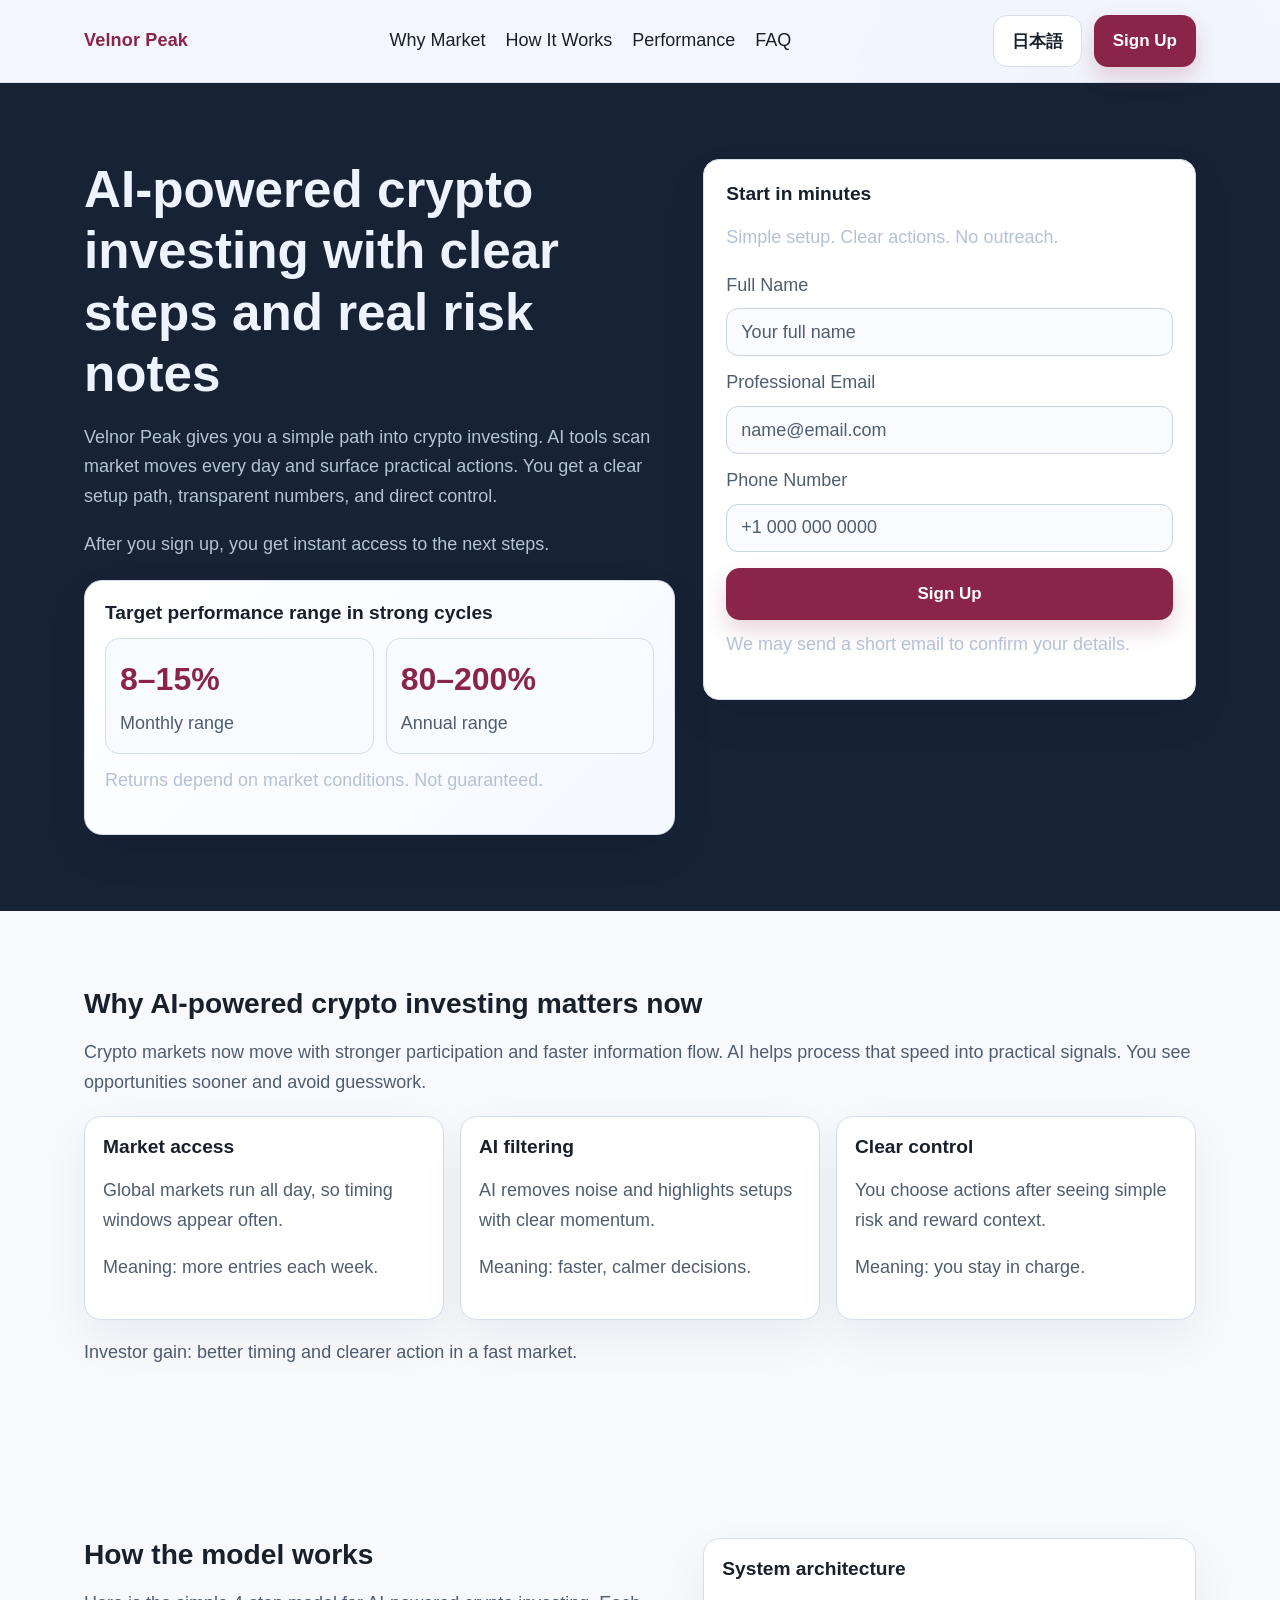
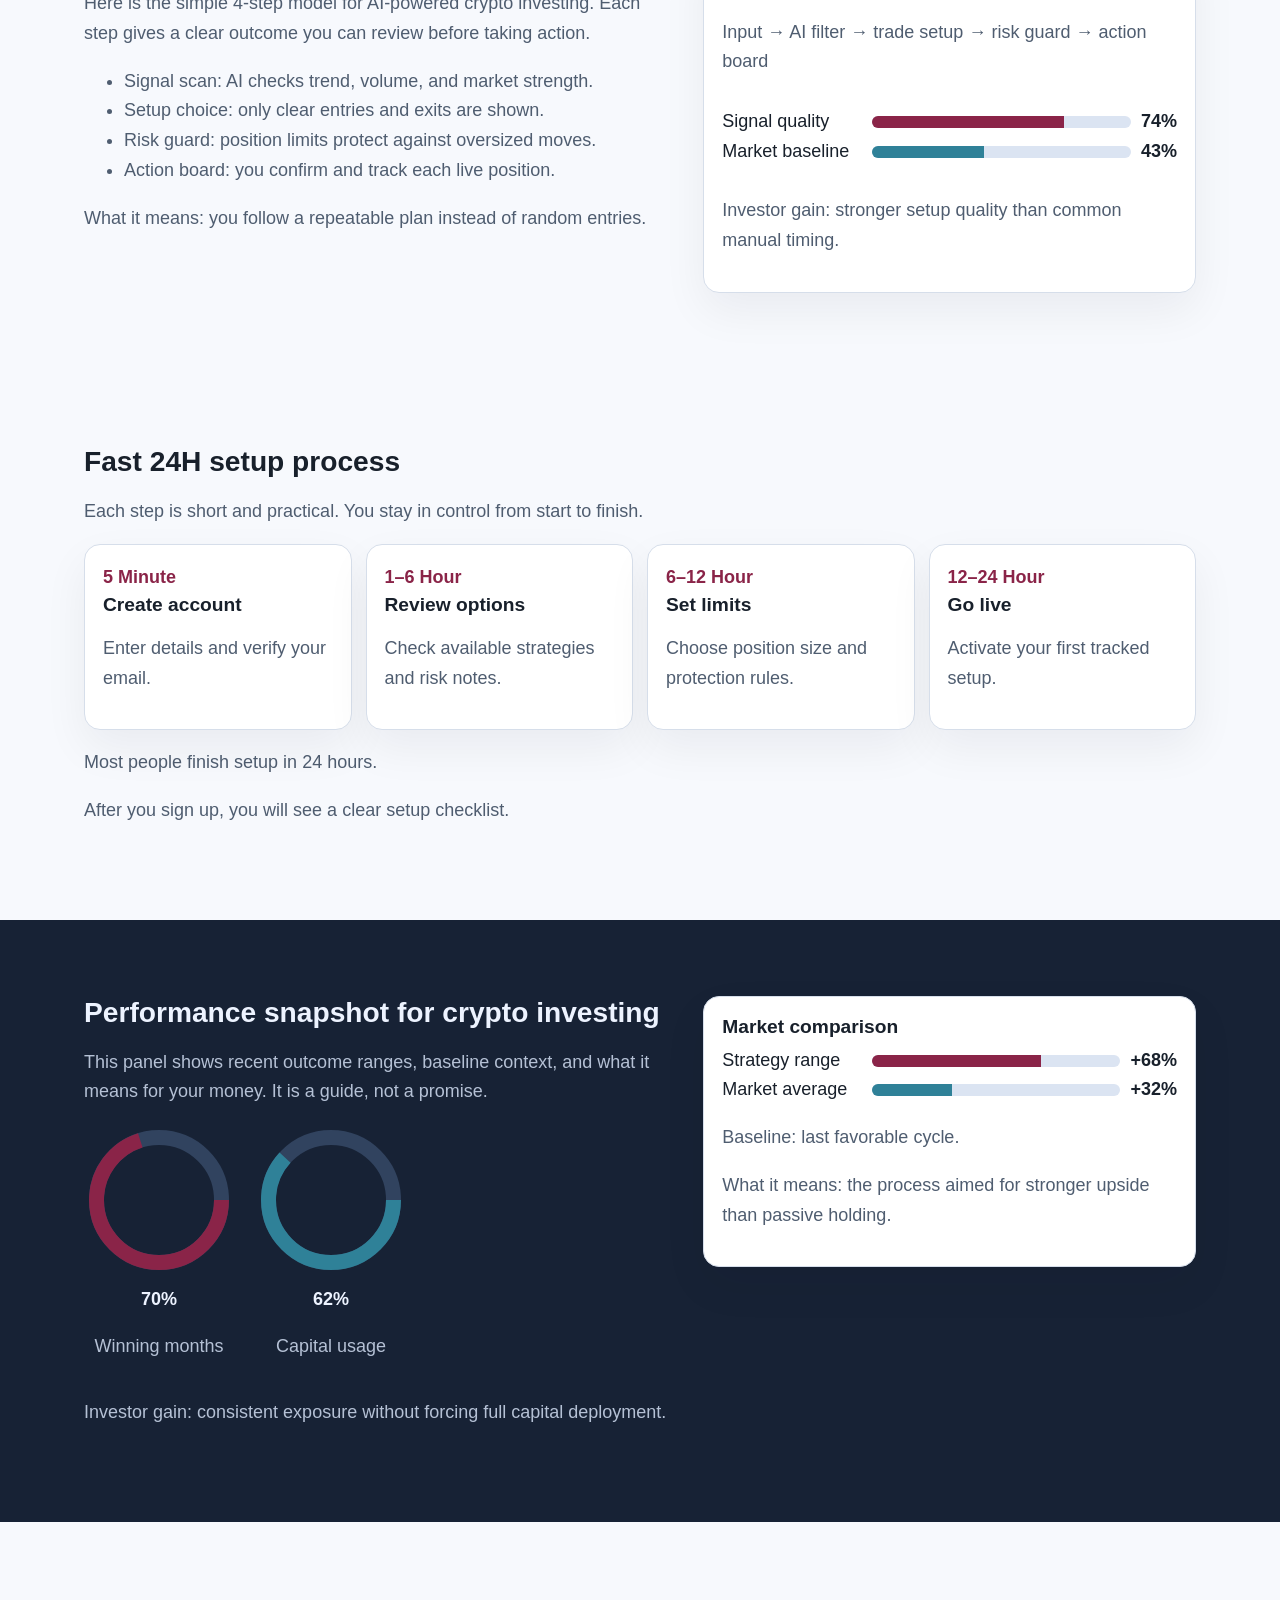
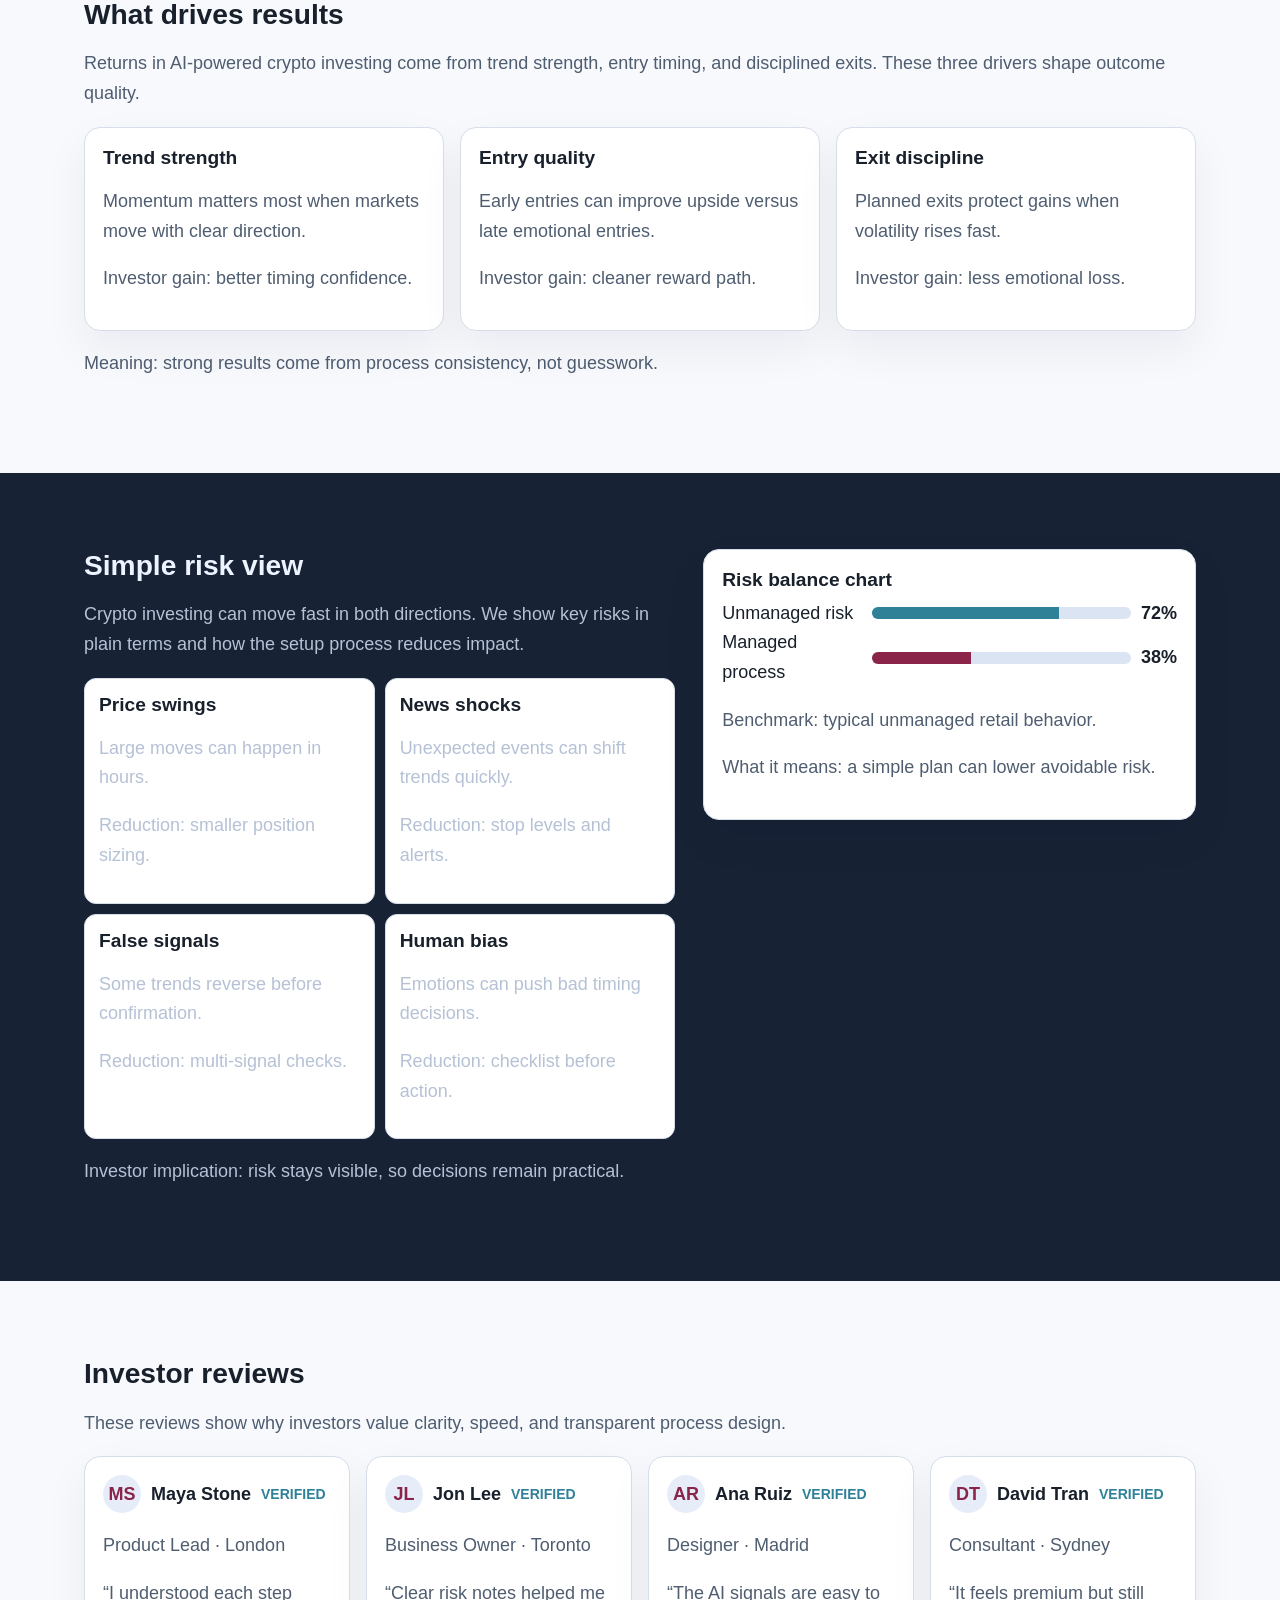
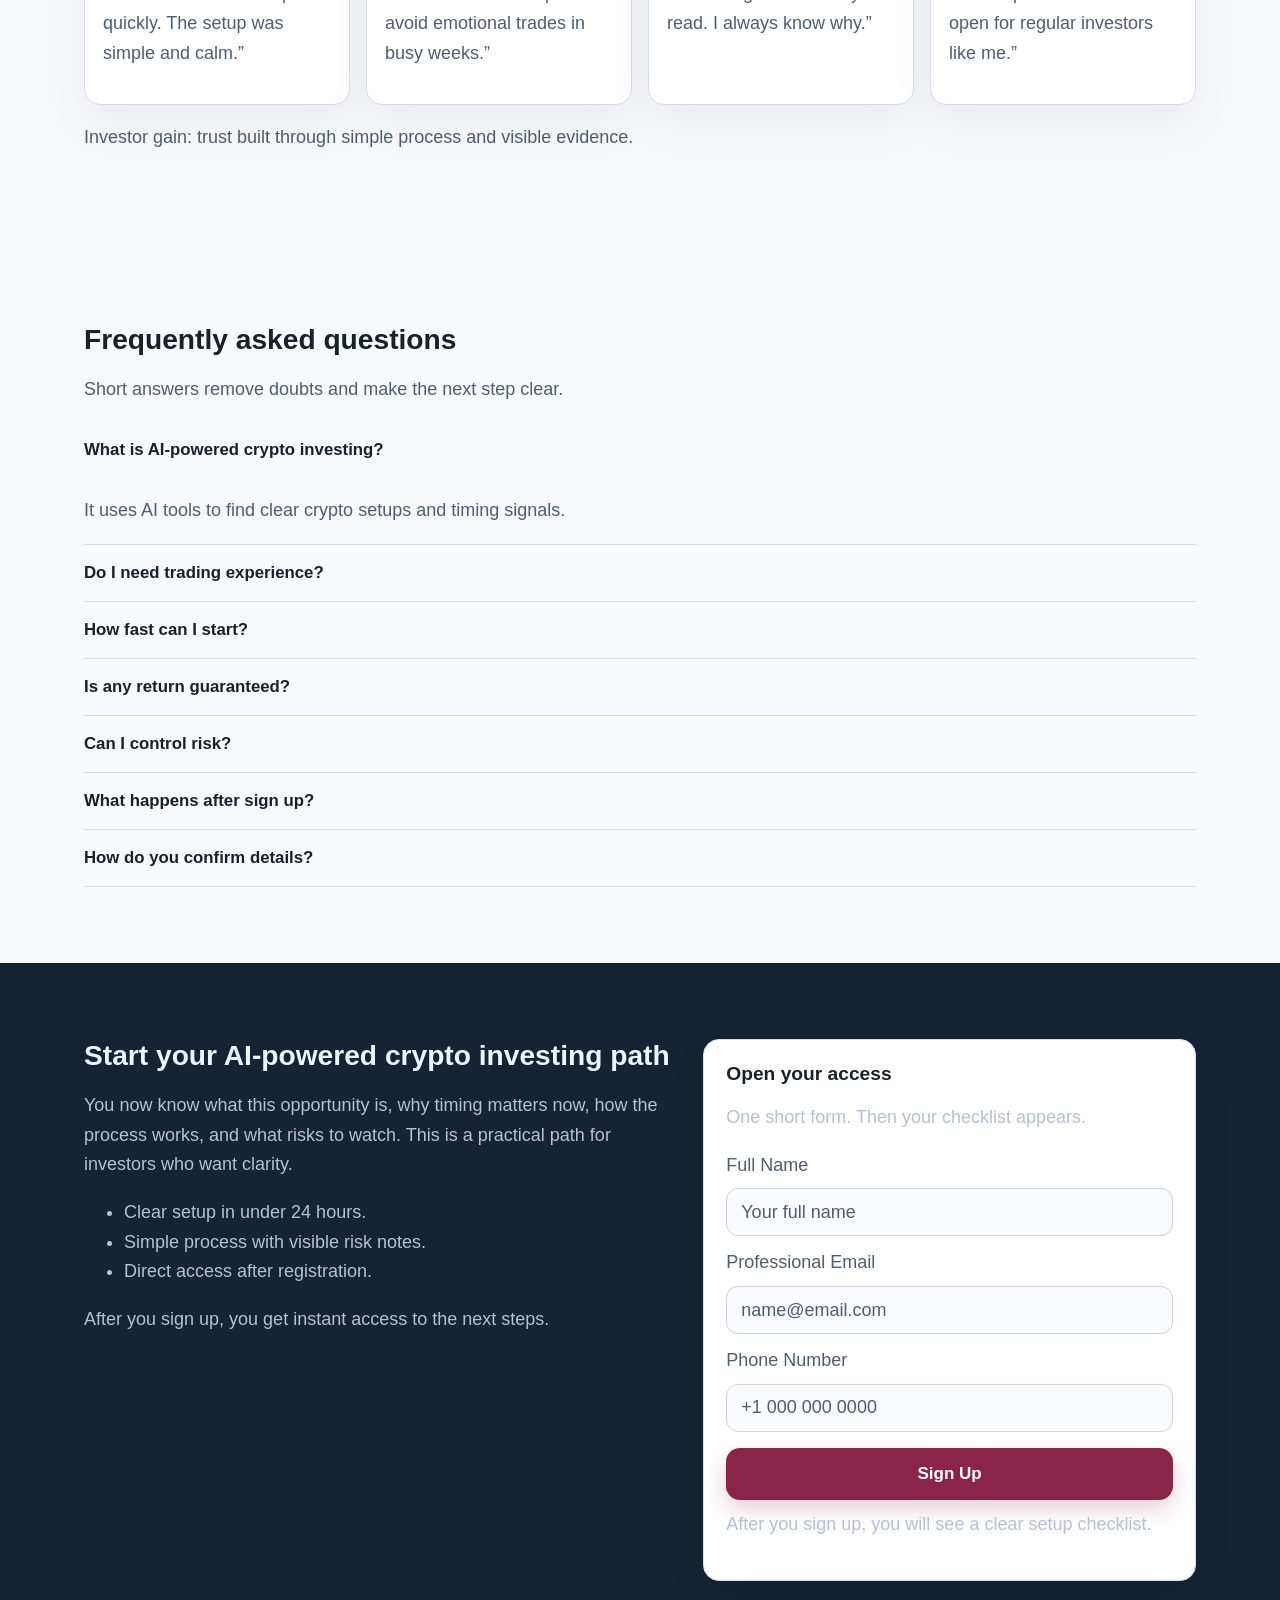
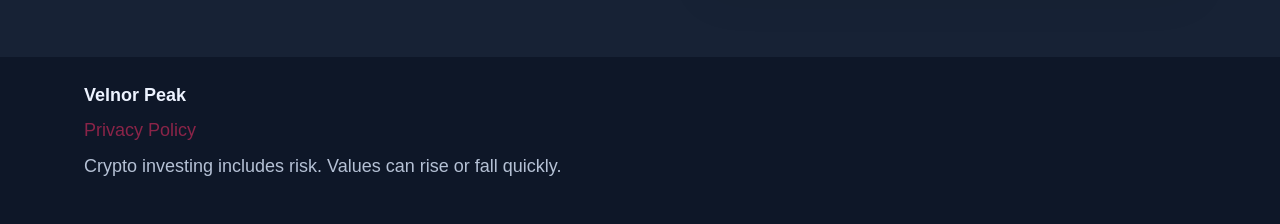
<file: jp/index.html>
<!doctype html>
<html lang="en">
<head>
  <meta charset="utf-8">
  <meta name="viewport" content="width=device-width,initial-scale=1">
  <title>Velnor Peak | AI-Powered Crypto Investing (日本語)</title>
  <meta name="description" content="日本語 page for Velnor Peak. Learn a simple way to start AI-powered crypto investing with clear steps, risk notes, and direct sign up access.">
  <link rel="canonical" href="https://velnorpeak.com/jp/index.html">
  <link rel="alternate" hreflang="en" href="https://velnorpeak.com/index.html">
  <link rel="alternate" hreflang="de" href="https://velnorpeak.com/de/index.html">
  <link rel="alternate" hreflang="fr" href="https://velnorpeak.com/fr/index.html">
  <link rel="alternate" hreflang="es" href="https://velnorpeak.com/es/index.html">
  <link rel="alternate" hreflang="it" href="https://velnorpeak.com/it/index.html">
  <link rel="alternate" hreflang="tr" href="https://velnorpeak.com/tr/index.html">
  <link rel="alternate" hreflang="pt" href="https://velnorpeak.com/pt/index.html">
  <link rel="alternate" hreflang="ja" href="https://velnorpeak.com/jp/index.html">
  <link rel="alternate" hreflang="sk" href="https://velnorpeak.com/sk/index.html">
  <link rel="alternate" hreflang="nl-BE" href="https://velnorpeak.com/be/index.html">
  <link rel="alternate" hreflang="x-default" href="https://velnorpeak.com/index.html">
  <meta property="og:title" content="Velnor Peak | AI-Powered Crypto Investing (日本語)">
  <meta property="og:description" content="日本語 page for Velnor Peak. Learn a simple way to start AI-powered crypto investing with clear steps, risk notes, and direct sign up access.">
  <meta property="og:type" content="website">
  <meta property="og:url" content="https://velnorpeak.com/jp/index.html">
  <meta name="twitter:card" content="summary_large_image">
  <meta name="twitter:title" content="Velnor Peak | AI-Powered Crypto Investing (日本語)">
  <meta name="twitter:description" content="日本語 page for Velnor Peak. Learn a simple way to start AI-powered crypto investing with clear steps, risk notes, and direct sign up access.">
  <link rel="stylesheet" href="../assets/style.css">
  <script defer src="../assets/app.js"></script>
</head>
<body>
<div class="page-bg" aria-hidden="true"></div>
<header class="topbar">
  <div class="container nav-shell">
    <a href="../index.html" class="brand">Velnor Peak</a>
    <nav class="nav-links" aria-label="Main navigation">
      <a href="#market">Why Market</a><a href="#model">How It Works</a><a href="#metrics">Performance</a><a href="#faq">FAQ</a>
    </nav>
    <div class="right-zone">
      <div class="lang">
        <button class="lang-btn" type="button" aria-label="Toggle language list">日本語</button>
        <div class="lang-menu"><a class="lang-link" href="../index.html"><img class="flag" src="https://flagcdn.com/gb.svg" alt="English flag" loading="lazy">English</a>
<a class="lang-link" href="../de/index.html"><img class="flag" src="https://flagcdn.com/de.svg" alt="Deutsch flag" loading="lazy">Deutsch</a>
<a class="lang-link" href="../fr/index.html"><img class="flag" src="https://flagcdn.com/fr.svg" alt="Français flag" loading="lazy">Français</a>
<a class="lang-link" href="../es/index.html"><img class="flag" src="https://flagcdn.com/es.svg" alt="Español flag" loading="lazy">Español</a>
<a class="lang-link" href="../it/index.html"><img class="flag" src="https://flagcdn.com/it.svg" alt="Italiano flag" loading="lazy">Italiano</a>
<a class="lang-link" href="../tr/index.html"><img class="flag" src="https://flagcdn.com/tr.svg" alt="Türkçe flag" loading="lazy">Türkçe</a>
<a class="lang-link" href="../pt/index.html"><img class="flag" src="https://flagcdn.com/pt.svg" alt="Português flag" loading="lazy">Português</a>
<a class="lang-link" href="../jp/index.html"><img class="flag" src="https://flagcdn.com/jp.svg" alt="日本語 flag" loading="lazy">日本語</a>
<a class="lang-link" href="../sk/index.html"><img class="flag" src="https://flagcdn.com/sk.svg" alt="Slovak flag" loading="lazy">Slovak</a>
<a class="lang-link" href="../be/index.html"><img class="flag" src="https://flagcdn.com/be.svg" alt="Nederlands (BE) flag" loading="lazy">Nederlands (BE)</a></div>
      </div>
      <a href="#start" class="btn btn-primary">Sign Up</a>
      <button class="drawer-toggle" id="openDrawer" aria-label="Open menu">☰</button>
    </div>
  </div>
</header>

<div class="drawer-backdrop" id="drawerBackdrop"></div>
<aside class="drawer" id="drawer" aria-label="Mobile menu">
  <div class="drawer-head"><strong>Menu</strong><button id="closeDrawer" class="icon-btn" type="button" aria-label="Close menu">X</button></div>
  <nav>
    <a href="#market">Why Market</a><a href="#model">How It Works</a><a href="#metrics">Performance</a><a href="#faq">FAQ</a>
  </nav>
  <div class="lang">
    <button class="lang-btn" type="button" aria-label="Toggle language list">日本語</button>
    <div class="lang-menu"><a class="lang-link" href="../index.html"><img class="flag" src="https://flagcdn.com/gb.svg" alt="English flag" loading="lazy">English</a>
<a class="lang-link" href="../de/index.html"><img class="flag" src="https://flagcdn.com/de.svg" alt="Deutsch flag" loading="lazy">Deutsch</a>
<a class="lang-link" href="../fr/index.html"><img class="flag" src="https://flagcdn.com/fr.svg" alt="Français flag" loading="lazy">Français</a>
<a class="lang-link" href="../es/index.html"><img class="flag" src="https://flagcdn.com/es.svg" alt="Español flag" loading="lazy">Español</a>
<a class="lang-link" href="../it/index.html"><img class="flag" src="https://flagcdn.com/it.svg" alt="Italiano flag" loading="lazy">Italiano</a>
<a class="lang-link" href="../tr/index.html"><img class="flag" src="https://flagcdn.com/tr.svg" alt="Türkçe flag" loading="lazy">Türkçe</a>
<a class="lang-link" href="../pt/index.html"><img class="flag" src="https://flagcdn.com/pt.svg" alt="Português flag" loading="lazy">Português</a>
<a class="lang-link" href="../jp/index.html"><img class="flag" src="https://flagcdn.com/jp.svg" alt="日本語 flag" loading="lazy">日本語</a>
<a class="lang-link" href="../sk/index.html"><img class="flag" src="https://flagcdn.com/sk.svg" alt="Slovak flag" loading="lazy">Slovak</a>
<a class="lang-link" href="../be/index.html"><img class="flag" src="https://flagcdn.com/be.svg" alt="Nederlands (BE) flag" loading="lazy">Nederlands (BE)</a></div>
  </div>
  <a href="#start" class="btn btn-primary">Sign Up</a>
</aside>

<main>
  <section class="section dark" id="top">
    <div class="container hero-grid">
      <div>
        <h1>AI-powered crypto investing with clear steps and real risk notes</h1>
        <p>Velnor Peak gives you a simple path into crypto investing. AI tools scan market moves every day and surface practical actions. You get a clear setup path, transparent numbers, and direct control.</p>
        <p class="hero-note">After you sign up, you get instant access to the next steps.</p>
        <div class="performance-panel" aria-label="Performance range">
          <h3>Target performance range in strong cycles</h3>
          <div class="performance-grid">
            <div class="performance-card"><div class="metric-big">8–15%</div><div class="metric-label">Monthly range</div></div>
            <div class="performance-card"><div class="metric-big">80–200%</div><div class="metric-label">Annual range</div></div>
          </div>
          <p class="micro-disclaimer">Returns depend on market conditions. Not guaranteed.</p>
        </div>
      </div>
      <form class="form-card" id="start">
        <h3 class="form-title">Start in minutes</h3>
        <p class="form-sub">Simple setup. Clear actions. No outreach.</p>
        <label for="name">Full Name</label><input id="name" name="name" placeholder="Your full name" required>
        <label for="email">Professional Email</label><input id="email" type="email" name="email" placeholder="name@email.com" required>
        <label for="phone">Phone Number</label><input id="phone" name="phone" placeholder="+1 000 000 0000" required>
        <button class="btn btn-primary" type="submit">Sign Up</button>
        <p class="trust">We may send a short email to confirm your details.</p>
      </form>
    </div>
  </section>

  <section class="section light" id="market"><div class="container">
    <h2>Why AI-powered crypto investing matters now</h2>
    <p>Crypto markets now move with stronger participation and faster information flow. AI helps process that speed into practical signals. You see opportunities sooner and avoid guesswork.</p>
    <div class="cards">
      <article class="card"><h3>Market access</h3><p>Global markets run all day, so timing windows appear often.</p><p class="muted">Meaning: more entries each week.</p></article>
      <article class="card"><h3>AI filtering</h3><p>AI removes noise and highlights setups with clear momentum.</p><p class="muted">Meaning: faster, calmer decisions.</p></article>
      <article class="card"><h3>Clear control</h3><p>You choose actions after seeing simple risk and reward context.</p><p class="muted">Meaning: you stay in charge.</p></article>
    </div>
    <p>Investor gain: better timing and clearer action in a fast market.</p>
  </div></section>

  <section class="section light" id="model"><div class="container split">
    <div>
      <h2>How the model works</h2>
      <p>Here is the simple 4-step model for AI-powered crypto investing. Each step gives a clear outcome you can review before taking action.</p>
      <ul>
        <li>Signal scan: AI checks trend, volume, and market strength.</li>
        <li>Setup choice: only clear entries and exits are shown.</li>
        <li>Risk guard: position limits protect against oversized moves.</li>
        <li>Action board: you confirm and track each live position.</li>
      </ul>
      <p>What it means: you follow a repeatable plan instead of random entries.</p>
    </div>
    <div class="card chart-wrap">
      <h3>System architecture</h3>
      <p class="muted">Input → AI filter → trade setup → risk guard → action board</p>
      <div class="compare-bars">
        <div class="row"><span>Signal quality</span><div class="bar-track"><div class="bar-fill-a" style="width:74%"></div></div><strong>74%</strong></div>
        <div class="row"><span>Market baseline</span><div class="bar-track"><div class="bar-fill-b" style="width:43%"></div></div><strong>43%</strong></div>
      </div>
      <p>Investor gain: stronger setup quality than common manual timing.</p>
    </div>
  </div></section>

  <section class="section light" id="process"><div class="container">
    <h2>Fast 24H setup process</h2>
    <p>Each step is short and practical. You stay in control from start to finish.</p>
    <div class="process-grid">
      <article class="card"><div class="step-time">5 Minute</div><h3>Create account</h3><p>Enter details and verify your email.</p></article>
      <article class="card"><div class="step-time">1–6 Hour</div><h3>Review options</h3><p>Check available strategies and risk notes.</p></article>
      <article class="card"><div class="step-time">6–12 Hour</div><h3>Set limits</h3><p>Choose position size and protection rules.</p></article>
      <article class="card"><div class="step-time">12–24 Hour</div><h3>Go live</h3><p>Activate your first tracked setup.</p></article>
    </div>
    <p>Most people finish setup in 24 hours.</p>
    <p>After you sign up, you will see a clear setup checklist.</p>
  </div></section>

  <section class="section dark" id="metrics"><div class="container split">
    <div>
      <h2>Performance snapshot for crypto investing</h2>
      <p>This panel shows recent outcome ranges, baseline context, and what it means for your money. It is a guide, not a promise.</p>
      <div class="rings">
        <div class="ring"><svg viewBox="0 0 120 120"><circle cx="60" cy="60" r="50" stroke="#31435f" stroke-width="12" fill="none"/><circle cx="60" cy="60" r="50" stroke="#8a2448" stroke-width="12" fill="none" stroke-dasharray="314" stroke-dashoffset="94"/></svg><strong>70%</strong><p class="muted">Winning months</p></div>
        <div class="ring"><svg viewBox="0 0 120 120"><circle cx="60" cy="60" r="50" stroke="#31435f" stroke-width="12" fill="none"/><circle cx="60" cy="60" r="50" stroke="#2f8198" stroke-width="12" fill="none" stroke-dasharray="314" stroke-dashoffset="120"/></svg><strong>62%</strong><p class="muted">Capital usage</p></div>
      </div>
      <p>Investor gain: consistent exposure without forcing full capital deployment.</p>
    </div>
    <div class="card">
      <h3>Market comparison</h3>
      <div class="compare-bars">
        <div class="row"><span>Strategy range</span><div class="bar-track"><div class="bar-fill-a" style="width:68%"></div></div><strong>+68%</strong></div>
        <div class="row"><span>Market average</span><div class="bar-track"><div class="bar-fill-b" style="width:32%"></div></div><strong>+32%</strong></div>
      </div>
      <p class="bench">Baseline: last favorable cycle.</p>
      <p>What it means: the process aimed for stronger upside than passive holding.</p>
    </div>
  </div></section>

  <section class="section light" id="insights"><div class="container">
    <h2>What drives results</h2>
    <p>Returns in AI-powered crypto investing come from trend strength, entry timing, and disciplined exits. These three drivers shape outcome quality.</p>
    <div class="cards">
      <article class="card"><h3>Trend strength</h3><p>Momentum matters most when markets move with clear direction.</p><p class="muted">Investor gain: better timing confidence.</p></article>
      <article class="card"><h3>Entry quality</h3><p>Early entries can improve upside versus late emotional entries.</p><p class="muted">Investor gain: cleaner reward path.</p></article>
      <article class="card"><h3>Exit discipline</h3><p>Planned exits protect gains when volatility rises fast.</p><p class="muted">Investor gain: less emotional loss.</p></article>
    </div>
    <p>Meaning: strong results come from process consistency, not guesswork.</p>
  </div></section>

  <section class="section dark" id="risk"><div class="container split">
    <div>
      <h2>Simple risk view</h2>
      <p>Crypto investing can move fast in both directions. We show key risks in plain terms and how the setup process reduces impact.</p>
      <div class="matrix">
        <div class="cell"><h3>Price swings</h3><p>Large moves can happen in hours.</p><p class="muted">Reduction: smaller position sizing.</p></div>
        <div class="cell"><h3>News shocks</h3><p>Unexpected events can shift trends quickly.</p><p class="muted">Reduction: stop levels and alerts.</p></div>
        <div class="cell"><h3>False signals</h3><p>Some trends reverse before confirmation.</p><p class="muted">Reduction: multi-signal checks.</p></div>
        <div class="cell"><h3>Human bias</h3><p>Emotions can push bad timing decisions.</p><p class="muted">Reduction: checklist before action.</p></div>
      </div>
      <p>Investor implication: risk stays visible, so decisions remain practical.</p>
    </div>
    <div class="card">
      <h3>Risk balance chart</h3>
      <div class="compare-bars">
        <div class="row"><span>Unmanaged risk</span><div class="bar-track"><div class="bar-fill-b" style="width:72%"></div></div><strong>72%</strong></div>
        <div class="row"><span>Managed process</span><div class="bar-track"><div class="bar-fill-a" style="width:38%"></div></div><strong>38%</strong></div>
      </div>
      <p class="bench">Benchmark: typical unmanaged retail behavior.</p>
      <p>What it means: a simple plan can lower avoidable risk.</p>
    </div>
  </div></section>

  <section class="section light" id="reviews"><div class="container">
    <h2>Investor reviews</h2>
    <p>These reviews show why investors value clarity, speed, and transparent process design.</p>
    <div class="cards">
      <article class="card"><div class="review-head"><span class="avatar">MS</span><strong>Maya Stone</strong><span class="verified">VERIFIED</span></div><p class="muted">Product Lead · London</p><p>“I understood each step quickly. The setup was simple and calm.”</p></article>
      <article class="card"><div class="review-head"><span class="avatar">JL</span><strong>Jon Lee</strong><span class="verified">VERIFIED</span></div><p class="muted">Business Owner · Toronto</p><p>“Clear risk notes helped me avoid emotional trades in busy weeks.”</p></article>
      <article class="card"><div class="review-head"><span class="avatar">AR</span><strong>Ana Ruiz</strong><span class="verified">VERIFIED</span></div><p class="muted">Designer · Madrid</p><p>“The AI signals are easy to read. I always know why.”</p></article>
      <article class="card"><div class="review-head"><span class="avatar">DT</span><strong>David Tran</strong><span class="verified">VERIFIED</span></div><p class="muted">Consultant · Sydney</p><p>“It feels premium but still open for regular investors like me.”</p></article>
    </div>
    <p>Investor gain: trust built through simple process and visible evidence.</p>
  </div></section>

  <section class="section light" id="faq"><div class="container">
    <h2>Frequently asked questions</h2>
    <p>Short answers remove doubts and make the next step clear.</p>
    <div class="faq-list">
      <div class="faq-item open"><button class="faq-q">What is AI-powered crypto investing?</button><div class="faq-a"><p>It uses AI tools to find clear crypto setups and timing signals.</p></div></div>
      <div class="faq-item"><button class="faq-q">Do I need trading experience?</button><div class="faq-a"><p>No. The flow explains each step in plain language.</p></div></div>
      <div class="faq-item"><button class="faq-q">How fast can I start?</button><div class="faq-a"><p>Most people complete setup in less than 24 hours.</p></div></div>
      <div class="faq-item"><button class="faq-q">Is any return guaranteed?</button><div class="faq-a"><p>No. Returns depend on market conditions and are never guaranteed.</p></div></div>
      <div class="faq-item"><button class="faq-q">Can I control risk?</button><div class="faq-a"><p>Yes. You set limits before activating any strategy.</p></div></div>
      <div class="faq-item"><button class="faq-q">What happens after sign up?</button><div class="faq-a"><p>After you sign up, you can review the options and choose what to do next.</p></div></div>
      <div class="faq-item"><button class="faq-q">How do you confirm details?</button><div class="faq-a"><p>We may send a short email to confirm your details.</p></div></div>
    </div>
  </div></section>

  <section class="section dark" id="final"><div class="container split">
    <div>
      <h2>Start your AI-powered crypto investing path</h2>
      <p>You now know what this opportunity is, why timing matters now, how the process works, and what risks to watch. This is a practical path for investors who want clarity.</p>
      <ul>
        <li>Clear setup in under 24 hours.</li>
        <li>Simple process with visible risk notes.</li>
        <li>Direct access after registration.</li>
      </ul>
      <p>After you sign up, you get instant access to the next steps.</p>
    </div>
    <form class="form-card">
      <h3 class="form-title">Open your access</h3>
      <p class="form-sub">One short form. Then your checklist appears.</p>
      <label for="name2">Full Name</label><input id="name2" name="name2" placeholder="Your full name" required>
      <label for="email2">Professional Email</label><input id="email2" type="email" name="email2" placeholder="name@email.com" required>
      <label for="phone2">Phone Number</label><input id="phone2" name="phone2" placeholder="+1 000 000 0000" required>
      <button class="btn btn-primary" type="submit">Sign Up</button>
      <p class="trust">After you sign up, you will see a clear setup checklist.</p>
    </form>
  </div></section>
</main>

<footer class="footer">
  <div class="container">
    <strong>Velnor Peak</strong>
    <p><a href="#" data-open-privacy>Privacy Policy</a></p>
    <p>Crypto investing includes risk. Values can rise or fall quickly.</p>
  </div>
</footer>

<div class="modal" id="privacyModal" aria-modal="true" role="dialog" aria-label="Privacy Policy">
  <div class="modal-card">
    <div class="modal-top"><h2>Privacy Policy</h2><button class="icon-btn" data-close-privacy aria-label="Close privacy policy">X</button></div>
    <p><strong>Introduction:</strong> We explain how data is handled in clear language.</p>
    <p><strong>Data collection:</strong> We collect name, email, phone, and basic usage events.</p>
    <p><strong>Legal basis:</strong> We process data to deliver access and keep services working.</p>
    <p><strong>Cookies:</strong> Cookies help with session stability, preferences, and security checks.</p>
    <p><strong>Retention:</strong> Data is kept only as long as needed for service and legal duties.</p>
    <p><strong>Third-party sharing:</strong> We share data only with trusted service providers.</p>
    <p><strong>Security:</strong> We use technical and process controls to protect stored data.</p>
    <p><strong>User rights:</strong> You can request access, correction, or deletion of your data.</p>
    <p><strong>International transfers:</strong> Data may move across regions with safeguards in place.</p>
    <p><strong>Industry risk disclosure:</strong> Investment markets can be volatile and outcomes vary.</p>
    <p><strong>Contact:</strong> support@velnorpeak.com</p>
    <div class="modal-foot"><button class="icon-btn" data-close-privacy>Close</button></div>
  </div>
</div>

<script type="application/ld+json">
{"@context":"https://schema.org","@graph":[{"@type":"Organization","name":"Velnor Peak","url":"https://velnorpeak.com/","email":"support@velnorpeak.com"},{"@type":"WebSite","name":"Velnor Peak","url":"https://velnorpeak.com/"},{"@type":"FAQPage","mainEntity":[{"@type":"Question","name":"What is AI-powered crypto investing?","acceptedAnswer":{"@type":"Answer","text":"It uses AI tools to find clear crypto setups and timing signals."}},{"@type":"Question","name":"How fast can I start?","acceptedAnswer":{"@type":"Answer","text":"Most people complete setup in less than 24 hours."}}]},{"@type":"Review","author":{"@type":"Person","name":"Maya Stone"},"reviewBody":"I understood each step quickly. The setup was simple and calm.","reviewRating":{"@type":"Rating","ratingValue":"5"}}]}
</script>
</body>
</html>
</file>
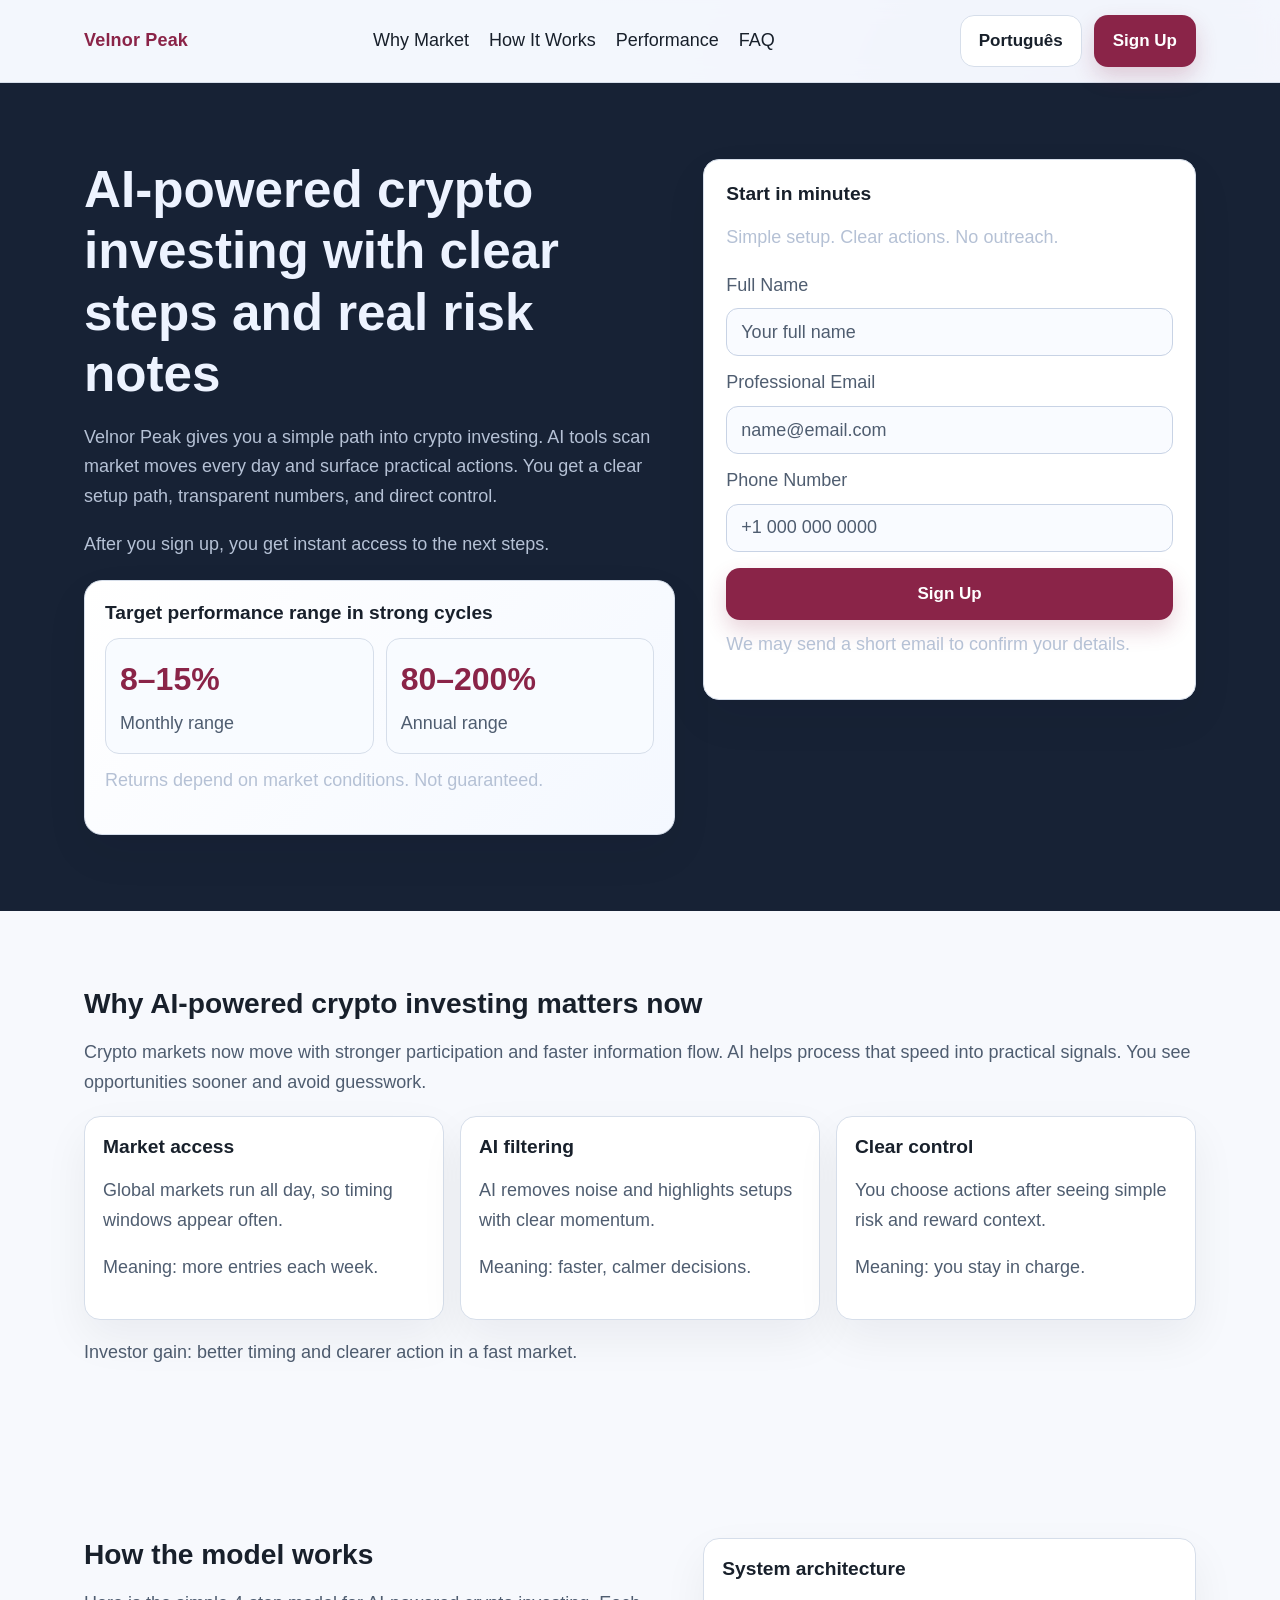
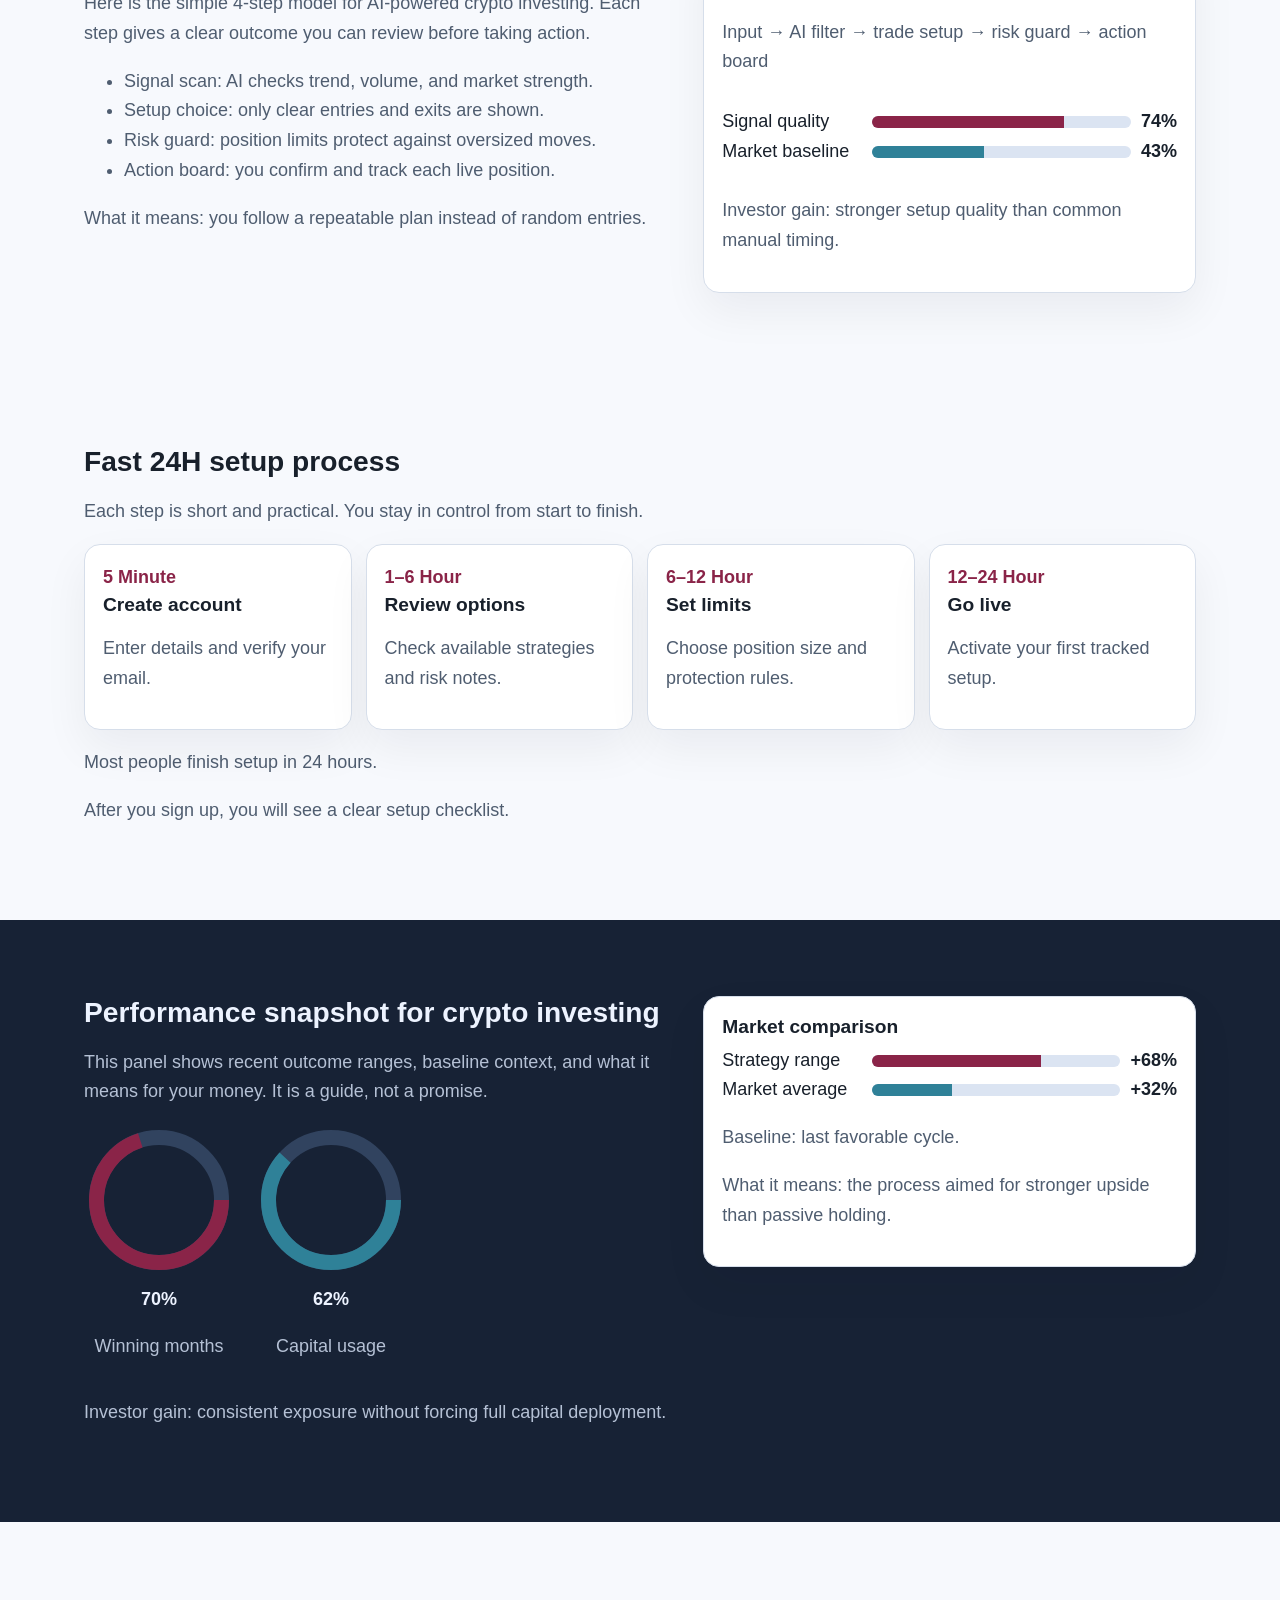
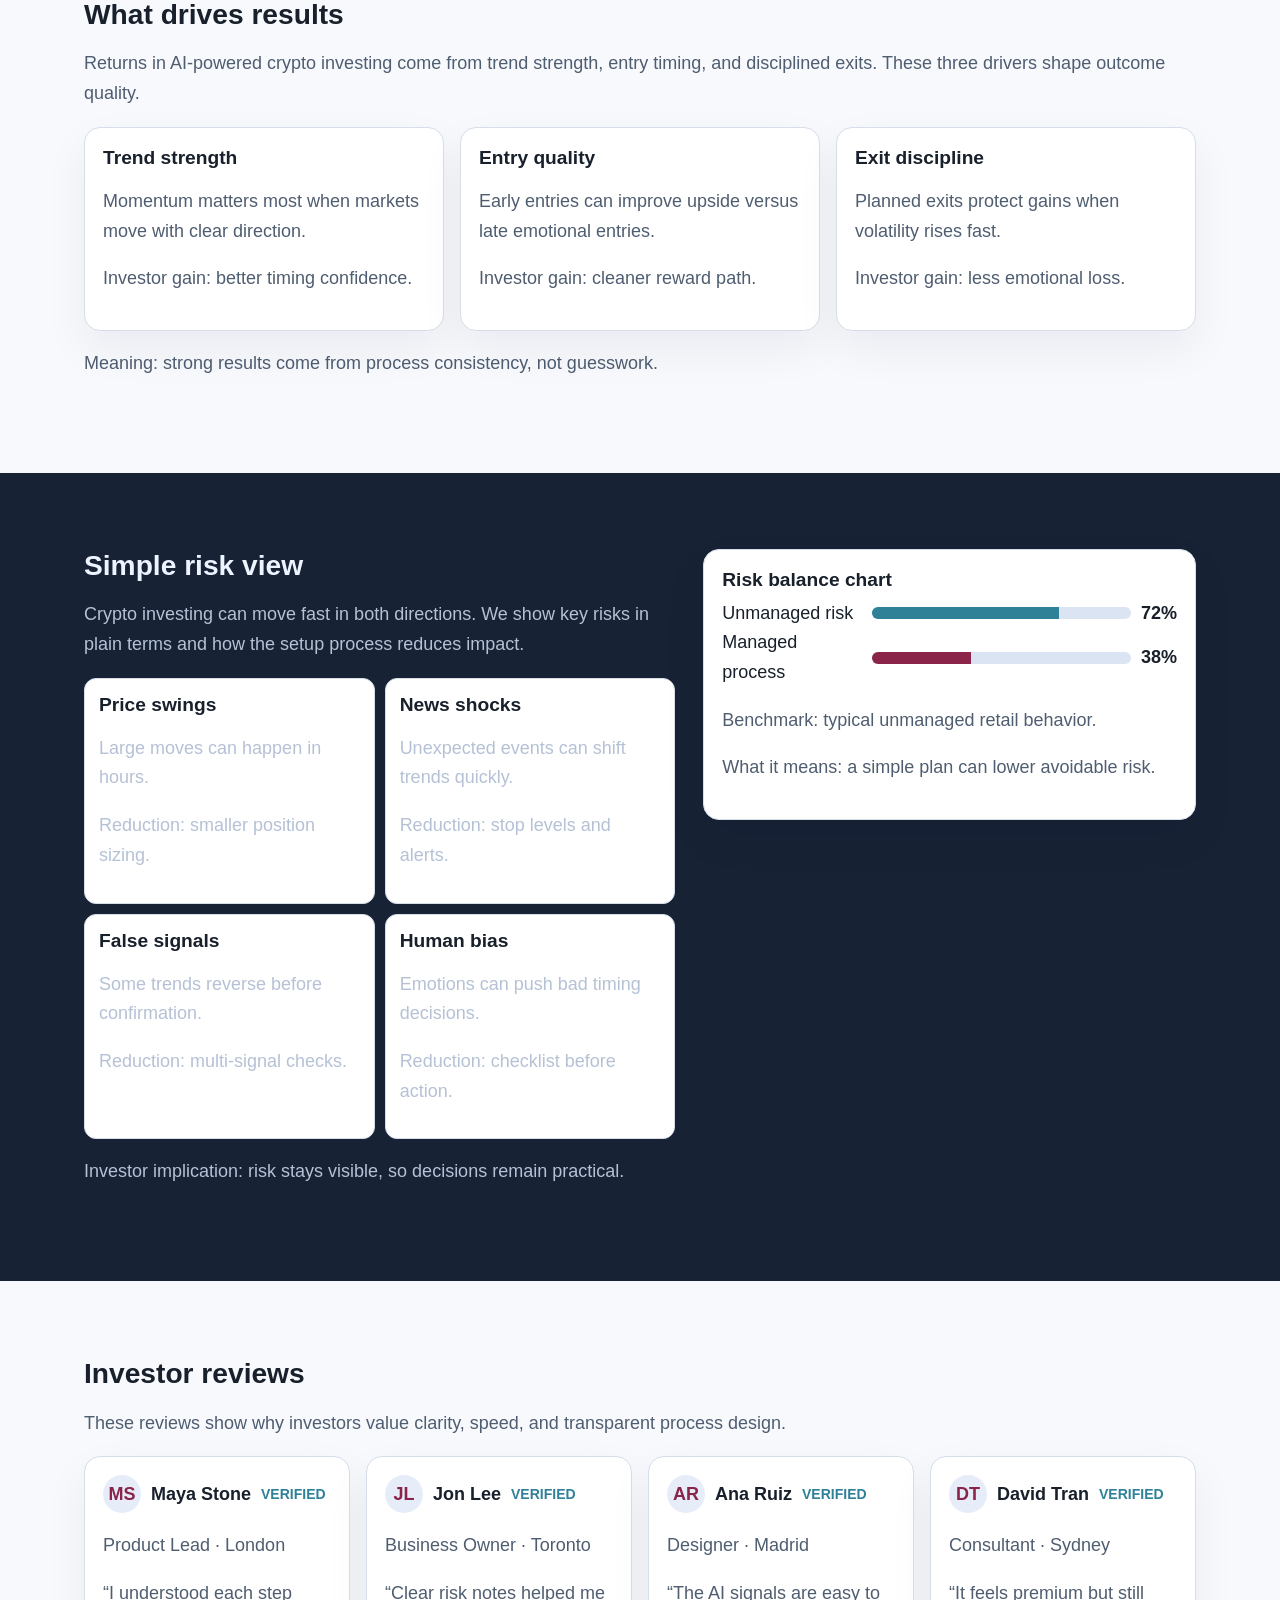
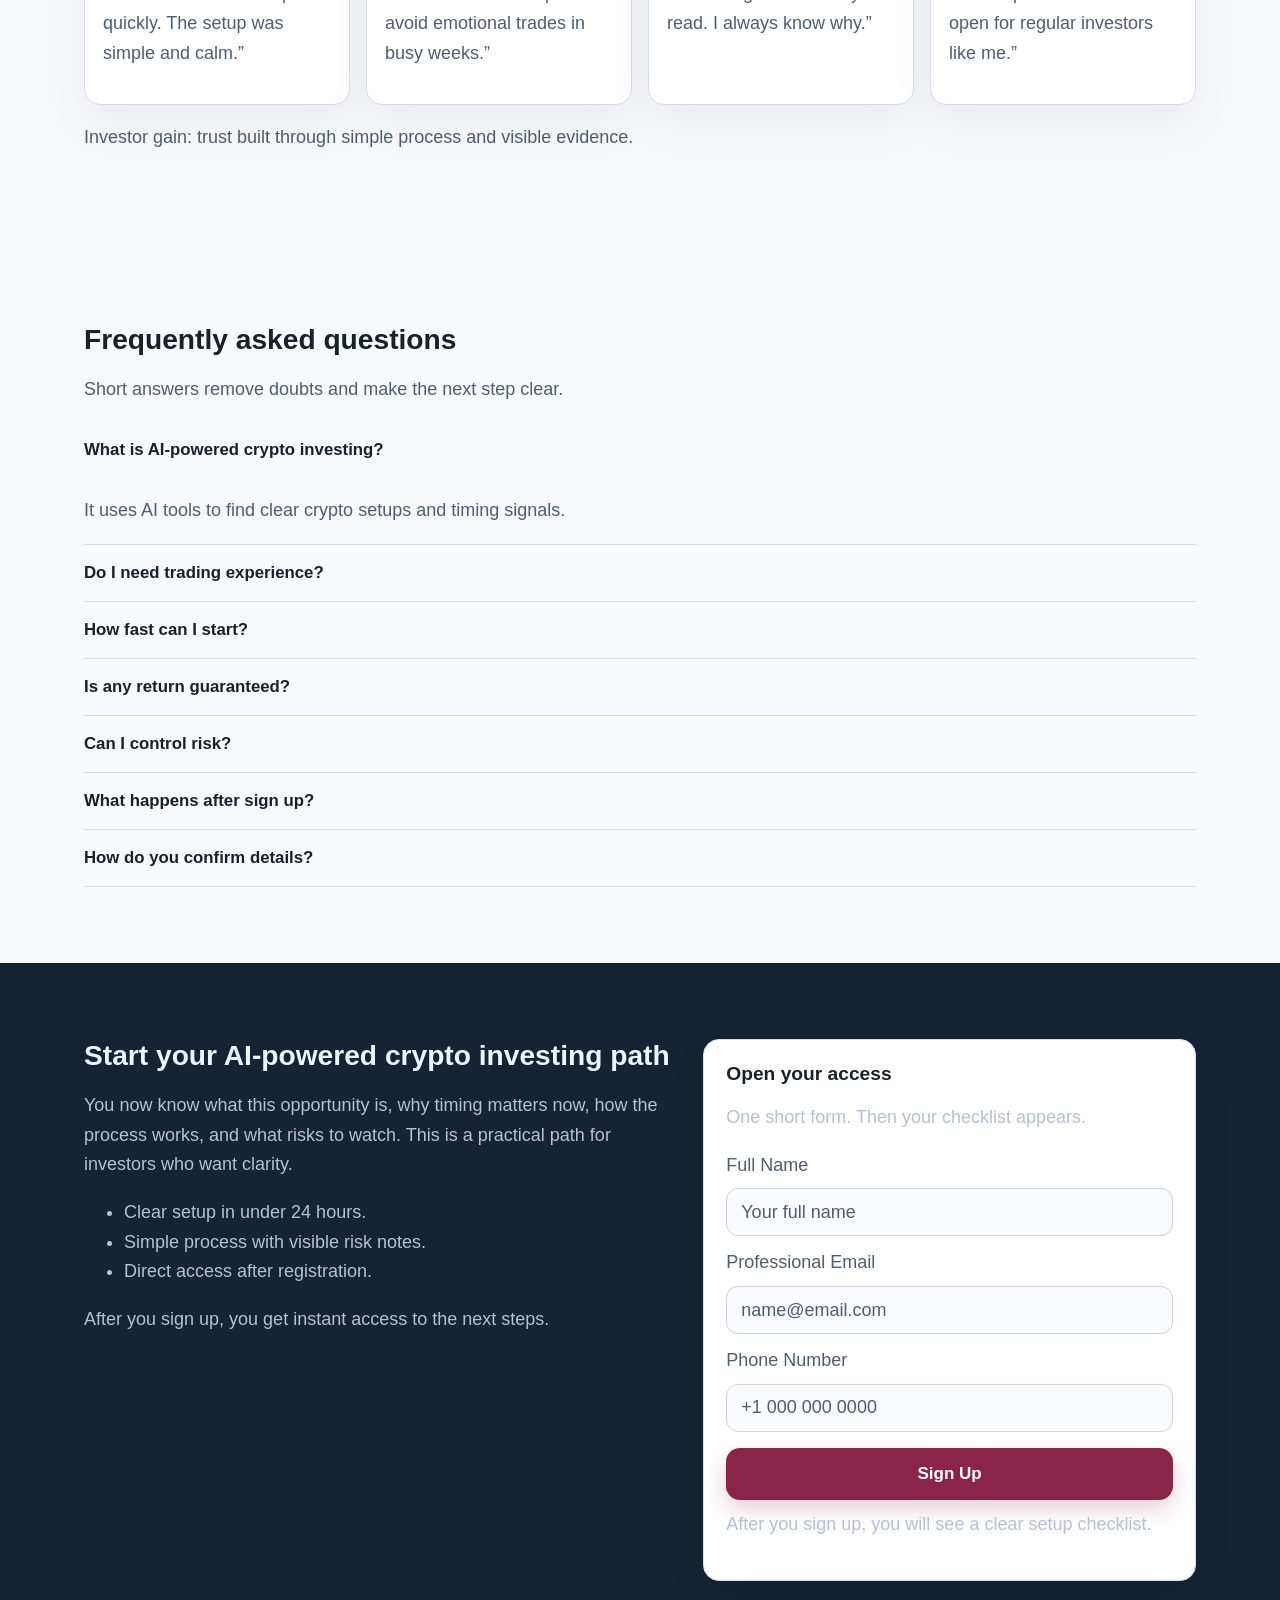
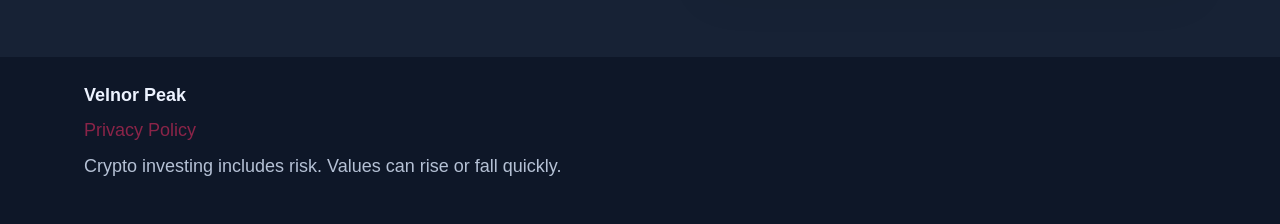
<file: pt/index.html>
<!doctype html>
<html lang="en">
<head>
  <meta charset="utf-8">
  <meta name="viewport" content="width=device-width,initial-scale=1">
  <title>Velnor Peak | AI-Powered Crypto Investing (Português)</title>
  <meta name="description" content="Português page for Velnor Peak. Learn a simple way to start AI-powered crypto investing with clear steps, risk notes, and direct sign up access.">
  <link rel="canonical" href="https://velnorpeak.com/pt/index.html">
  <link rel="alternate" hreflang="en" href="https://velnorpeak.com/index.html">
  <link rel="alternate" hreflang="de" href="https://velnorpeak.com/de/index.html">
  <link rel="alternate" hreflang="fr" href="https://velnorpeak.com/fr/index.html">
  <link rel="alternate" hreflang="es" href="https://velnorpeak.com/es/index.html">
  <link rel="alternate" hreflang="it" href="https://velnorpeak.com/it/index.html">
  <link rel="alternate" hreflang="tr" href="https://velnorpeak.com/tr/index.html">
  <link rel="alternate" hreflang="pt" href="https://velnorpeak.com/pt/index.html">
  <link rel="alternate" hreflang="ja" href="https://velnorpeak.com/jp/index.html">
  <link rel="alternate" hreflang="sk" href="https://velnorpeak.com/sk/index.html">
  <link rel="alternate" hreflang="nl-BE" href="https://velnorpeak.com/be/index.html">
  <link rel="alternate" hreflang="x-default" href="https://velnorpeak.com/index.html">
  <meta property="og:title" content="Velnor Peak | AI-Powered Crypto Investing (Português)">
  <meta property="og:description" content="Português page for Velnor Peak. Learn a simple way to start AI-powered crypto investing with clear steps, risk notes, and direct sign up access.">
  <meta property="og:type" content="website">
  <meta property="og:url" content="https://velnorpeak.com/pt/index.html">
  <meta name="twitter:card" content="summary_large_image">
  <meta name="twitter:title" content="Velnor Peak | AI-Powered Crypto Investing (Português)">
  <meta name="twitter:description" content="Português page for Velnor Peak. Learn a simple way to start AI-powered crypto investing with clear steps, risk notes, and direct sign up access.">
  <link rel="stylesheet" href="../assets/style.css">
  <script defer src="../assets/app.js"></script>
</head>
<body>
<div class="page-bg" aria-hidden="true"></div>
<header class="topbar">
  <div class="container nav-shell">
    <a href="../index.html" class="brand">Velnor Peak</a>
    <nav class="nav-links" aria-label="Main navigation">
      <a href="#market">Why Market</a><a href="#model">How It Works</a><a href="#metrics">Performance</a><a href="#faq">FAQ</a>
    </nav>
    <div class="right-zone">
      <div class="lang">
        <button class="lang-btn" type="button" aria-label="Toggle language list">Português</button>
        <div class="lang-menu"><a class="lang-link" href="../index.html"><img class="flag" src="https://flagcdn.com/gb.svg" alt="English flag" loading="lazy">English</a>
<a class="lang-link" href="../de/index.html"><img class="flag" src="https://flagcdn.com/de.svg" alt="Deutsch flag" loading="lazy">Deutsch</a>
<a class="lang-link" href="../fr/index.html"><img class="flag" src="https://flagcdn.com/fr.svg" alt="Français flag" loading="lazy">Français</a>
<a class="lang-link" href="../es/index.html"><img class="flag" src="https://flagcdn.com/es.svg" alt="Español flag" loading="lazy">Español</a>
<a class="lang-link" href="../it/index.html"><img class="flag" src="https://flagcdn.com/it.svg" alt="Italiano flag" loading="lazy">Italiano</a>
<a class="lang-link" href="../tr/index.html"><img class="flag" src="https://flagcdn.com/tr.svg" alt="Türkçe flag" loading="lazy">Türkçe</a>
<a class="lang-link" href="../pt/index.html"><img class="flag" src="https://flagcdn.com/pt.svg" alt="Português flag" loading="lazy">Português</a>
<a class="lang-link" href="../jp/index.html"><img class="flag" src="https://flagcdn.com/jp.svg" alt="日本語 flag" loading="lazy">日本語</a>
<a class="lang-link" href="../sk/index.html"><img class="flag" src="https://flagcdn.com/sk.svg" alt="Slovak flag" loading="lazy">Slovak</a>
<a class="lang-link" href="../be/index.html"><img class="flag" src="https://flagcdn.com/be.svg" alt="Nederlands (BE) flag" loading="lazy">Nederlands (BE)</a></div>
      </div>
      <a href="#start" class="btn btn-primary">Sign Up</a>
      <button class="drawer-toggle" id="openDrawer" aria-label="Open menu">☰</button>
    </div>
  </div>
</header>

<div class="drawer-backdrop" id="drawerBackdrop"></div>
<aside class="drawer" id="drawer" aria-label="Mobile menu">
  <div class="drawer-head"><strong>Menu</strong><button id="closeDrawer" class="icon-btn" type="button" aria-label="Close menu">X</button></div>
  <nav>
    <a href="#market">Why Market</a><a href="#model">How It Works</a><a href="#metrics">Performance</a><a href="#faq">FAQ</a>
  </nav>
  <div class="lang">
    <button class="lang-btn" type="button" aria-label="Toggle language list">Português</button>
    <div class="lang-menu"><a class="lang-link" href="../index.html"><img class="flag" src="https://flagcdn.com/gb.svg" alt="English flag" loading="lazy">English</a>
<a class="lang-link" href="../de/index.html"><img class="flag" src="https://flagcdn.com/de.svg" alt="Deutsch flag" loading="lazy">Deutsch</a>
<a class="lang-link" href="../fr/index.html"><img class="flag" src="https://flagcdn.com/fr.svg" alt="Français flag" loading="lazy">Français</a>
<a class="lang-link" href="../es/index.html"><img class="flag" src="https://flagcdn.com/es.svg" alt="Español flag" loading="lazy">Español</a>
<a class="lang-link" href="../it/index.html"><img class="flag" src="https://flagcdn.com/it.svg" alt="Italiano flag" loading="lazy">Italiano</a>
<a class="lang-link" href="../tr/index.html"><img class="flag" src="https://flagcdn.com/tr.svg" alt="Türkçe flag" loading="lazy">Türkçe</a>
<a class="lang-link" href="../pt/index.html"><img class="flag" src="https://flagcdn.com/pt.svg" alt="Português flag" loading="lazy">Português</a>
<a class="lang-link" href="../jp/index.html"><img class="flag" src="https://flagcdn.com/jp.svg" alt="日本語 flag" loading="lazy">日本語</a>
<a class="lang-link" href="../sk/index.html"><img class="flag" src="https://flagcdn.com/sk.svg" alt="Slovak flag" loading="lazy">Slovak</a>
<a class="lang-link" href="../be/index.html"><img class="flag" src="https://flagcdn.com/be.svg" alt="Nederlands (BE) flag" loading="lazy">Nederlands (BE)</a></div>
  </div>
  <a href="#start" class="btn btn-primary">Sign Up</a>
</aside>

<main>
  <section class="section dark" id="top">
    <div class="container hero-grid">
      <div>
        <h1>AI-powered crypto investing with clear steps and real risk notes</h1>
        <p>Velnor Peak gives you a simple path into crypto investing. AI tools scan market moves every day and surface practical actions. You get a clear setup path, transparent numbers, and direct control.</p>
        <p class="hero-note">After you sign up, you get instant access to the next steps.</p>
        <div class="performance-panel" aria-label="Performance range">
          <h3>Target performance range in strong cycles</h3>
          <div class="performance-grid">
            <div class="performance-card"><div class="metric-big">8–15%</div><div class="metric-label">Monthly range</div></div>
            <div class="performance-card"><div class="metric-big">80–200%</div><div class="metric-label">Annual range</div></div>
          </div>
          <p class="micro-disclaimer">Returns depend on market conditions. Not guaranteed.</p>
        </div>
      </div>
      <form class="form-card" id="start">
        <h3 class="form-title">Start in minutes</h3>
        <p class="form-sub">Simple setup. Clear actions. No outreach.</p>
        <label for="name">Full Name</label><input id="name" name="name" placeholder="Your full name" required>
        <label for="email">Professional Email</label><input id="email" type="email" name="email" placeholder="name@email.com" required>
        <label for="phone">Phone Number</label><input id="phone" name="phone" placeholder="+1 000 000 0000" required>
        <button class="btn btn-primary" type="submit">Sign Up</button>
        <p class="trust">We may send a short email to confirm your details.</p>
      </form>
    </div>
  </section>

  <section class="section light" id="market"><div class="container">
    <h2>Why AI-powered crypto investing matters now</h2>
    <p>Crypto markets now move with stronger participation and faster information flow. AI helps process that speed into practical signals. You see opportunities sooner and avoid guesswork.</p>
    <div class="cards">
      <article class="card"><h3>Market access</h3><p>Global markets run all day, so timing windows appear often.</p><p class="muted">Meaning: more entries each week.</p></article>
      <article class="card"><h3>AI filtering</h3><p>AI removes noise and highlights setups with clear momentum.</p><p class="muted">Meaning: faster, calmer decisions.</p></article>
      <article class="card"><h3>Clear control</h3><p>You choose actions after seeing simple risk and reward context.</p><p class="muted">Meaning: you stay in charge.</p></article>
    </div>
    <p>Investor gain: better timing and clearer action in a fast market.</p>
  </div></section>

  <section class="section light" id="model"><div class="container split">
    <div>
      <h2>How the model works</h2>
      <p>Here is the simple 4-step model for AI-powered crypto investing. Each step gives a clear outcome you can review before taking action.</p>
      <ul>
        <li>Signal scan: AI checks trend, volume, and market strength.</li>
        <li>Setup choice: only clear entries and exits are shown.</li>
        <li>Risk guard: position limits protect against oversized moves.</li>
        <li>Action board: you confirm and track each live position.</li>
      </ul>
      <p>What it means: you follow a repeatable plan instead of random entries.</p>
    </div>
    <div class="card chart-wrap">
      <h3>System architecture</h3>
      <p class="muted">Input → AI filter → trade setup → risk guard → action board</p>
      <div class="compare-bars">
        <div class="row"><span>Signal quality</span><div class="bar-track"><div class="bar-fill-a" style="width:74%"></div></div><strong>74%</strong></div>
        <div class="row"><span>Market baseline</span><div class="bar-track"><div class="bar-fill-b" style="width:43%"></div></div><strong>43%</strong></div>
      </div>
      <p>Investor gain: stronger setup quality than common manual timing.</p>
    </div>
  </div></section>

  <section class="section light" id="process"><div class="container">
    <h2>Fast 24H setup process</h2>
    <p>Each step is short and practical. You stay in control from start to finish.</p>
    <div class="process-grid">
      <article class="card"><div class="step-time">5 Minute</div><h3>Create account</h3><p>Enter details and verify your email.</p></article>
      <article class="card"><div class="step-time">1–6 Hour</div><h3>Review options</h3><p>Check available strategies and risk notes.</p></article>
      <article class="card"><div class="step-time">6–12 Hour</div><h3>Set limits</h3><p>Choose position size and protection rules.</p></article>
      <article class="card"><div class="step-time">12–24 Hour</div><h3>Go live</h3><p>Activate your first tracked setup.</p></article>
    </div>
    <p>Most people finish setup in 24 hours.</p>
    <p>After you sign up, you will see a clear setup checklist.</p>
  </div></section>

  <section class="section dark" id="metrics"><div class="container split">
    <div>
      <h2>Performance snapshot for crypto investing</h2>
      <p>This panel shows recent outcome ranges, baseline context, and what it means for your money. It is a guide, not a promise.</p>
      <div class="rings">
        <div class="ring"><svg viewBox="0 0 120 120"><circle cx="60" cy="60" r="50" stroke="#31435f" stroke-width="12" fill="none"/><circle cx="60" cy="60" r="50" stroke="#8a2448" stroke-width="12" fill="none" stroke-dasharray="314" stroke-dashoffset="94"/></svg><strong>70%</strong><p class="muted">Winning months</p></div>
        <div class="ring"><svg viewBox="0 0 120 120"><circle cx="60" cy="60" r="50" stroke="#31435f" stroke-width="12" fill="none"/><circle cx="60" cy="60" r="50" stroke="#2f8198" stroke-width="12" fill="none" stroke-dasharray="314" stroke-dashoffset="120"/></svg><strong>62%</strong><p class="muted">Capital usage</p></div>
      </div>
      <p>Investor gain: consistent exposure without forcing full capital deployment.</p>
    </div>
    <div class="card">
      <h3>Market comparison</h3>
      <div class="compare-bars">
        <div class="row"><span>Strategy range</span><div class="bar-track"><div class="bar-fill-a" style="width:68%"></div></div><strong>+68%</strong></div>
        <div class="row"><span>Market average</span><div class="bar-track"><div class="bar-fill-b" style="width:32%"></div></div><strong>+32%</strong></div>
      </div>
      <p class="bench">Baseline: last favorable cycle.</p>
      <p>What it means: the process aimed for stronger upside than passive holding.</p>
    </div>
  </div></section>

  <section class="section light" id="insights"><div class="container">
    <h2>What drives results</h2>
    <p>Returns in AI-powered crypto investing come from trend strength, entry timing, and disciplined exits. These three drivers shape outcome quality.</p>
    <div class="cards">
      <article class="card"><h3>Trend strength</h3><p>Momentum matters most when markets move with clear direction.</p><p class="muted">Investor gain: better timing confidence.</p></article>
      <article class="card"><h3>Entry quality</h3><p>Early entries can improve upside versus late emotional entries.</p><p class="muted">Investor gain: cleaner reward path.</p></article>
      <article class="card"><h3>Exit discipline</h3><p>Planned exits protect gains when volatility rises fast.</p><p class="muted">Investor gain: less emotional loss.</p></article>
    </div>
    <p>Meaning: strong results come from process consistency, not guesswork.</p>
  </div></section>

  <section class="section dark" id="risk"><div class="container split">
    <div>
      <h2>Simple risk view</h2>
      <p>Crypto investing can move fast in both directions. We show key risks in plain terms and how the setup process reduces impact.</p>
      <div class="matrix">
        <div class="cell"><h3>Price swings</h3><p>Large moves can happen in hours.</p><p class="muted">Reduction: smaller position sizing.</p></div>
        <div class="cell"><h3>News shocks</h3><p>Unexpected events can shift trends quickly.</p><p class="muted">Reduction: stop levels and alerts.</p></div>
        <div class="cell"><h3>False signals</h3><p>Some trends reverse before confirmation.</p><p class="muted">Reduction: multi-signal checks.</p></div>
        <div class="cell"><h3>Human bias</h3><p>Emotions can push bad timing decisions.</p><p class="muted">Reduction: checklist before action.</p></div>
      </div>
      <p>Investor implication: risk stays visible, so decisions remain practical.</p>
    </div>
    <div class="card">
      <h3>Risk balance chart</h3>
      <div class="compare-bars">
        <div class="row"><span>Unmanaged risk</span><div class="bar-track"><div class="bar-fill-b" style="width:72%"></div></div><strong>72%</strong></div>
        <div class="row"><span>Managed process</span><div class="bar-track"><div class="bar-fill-a" style="width:38%"></div></div><strong>38%</strong></div>
      </div>
      <p class="bench">Benchmark: typical unmanaged retail behavior.</p>
      <p>What it means: a simple plan can lower avoidable risk.</p>
    </div>
  </div></section>

  <section class="section light" id="reviews"><div class="container">
    <h2>Investor reviews</h2>
    <p>These reviews show why investors value clarity, speed, and transparent process design.</p>
    <div class="cards">
      <article class="card"><div class="review-head"><span class="avatar">MS</span><strong>Maya Stone</strong><span class="verified">VERIFIED</span></div><p class="muted">Product Lead · London</p><p>“I understood each step quickly. The setup was simple and calm.”</p></article>
      <article class="card"><div class="review-head"><span class="avatar">JL</span><strong>Jon Lee</strong><span class="verified">VERIFIED</span></div><p class="muted">Business Owner · Toronto</p><p>“Clear risk notes helped me avoid emotional trades in busy weeks.”</p></article>
      <article class="card"><div class="review-head"><span class="avatar">AR</span><strong>Ana Ruiz</strong><span class="verified">VERIFIED</span></div><p class="muted">Designer · Madrid</p><p>“The AI signals are easy to read. I always know why.”</p></article>
      <article class="card"><div class="review-head"><span class="avatar">DT</span><strong>David Tran</strong><span class="verified">VERIFIED</span></div><p class="muted">Consultant · Sydney</p><p>“It feels premium but still open for regular investors like me.”</p></article>
    </div>
    <p>Investor gain: trust built through simple process and visible evidence.</p>
  </div></section>

  <section class="section light" id="faq"><div class="container">
    <h2>Frequently asked questions</h2>
    <p>Short answers remove doubts and make the next step clear.</p>
    <div class="faq-list">
      <div class="faq-item open"><button class="faq-q">What is AI-powered crypto investing?</button><div class="faq-a"><p>It uses AI tools to find clear crypto setups and timing signals.</p></div></div>
      <div class="faq-item"><button class="faq-q">Do I need trading experience?</button><div class="faq-a"><p>No. The flow explains each step in plain language.</p></div></div>
      <div class="faq-item"><button class="faq-q">How fast can I start?</button><div class="faq-a"><p>Most people complete setup in less than 24 hours.</p></div></div>
      <div class="faq-item"><button class="faq-q">Is any return guaranteed?</button><div class="faq-a"><p>No. Returns depend on market conditions and are never guaranteed.</p></div></div>
      <div class="faq-item"><button class="faq-q">Can I control risk?</button><div class="faq-a"><p>Yes. You set limits before activating any strategy.</p></div></div>
      <div class="faq-item"><button class="faq-q">What happens after sign up?</button><div class="faq-a"><p>After you sign up, you can review the options and choose what to do next.</p></div></div>
      <div class="faq-item"><button class="faq-q">How do you confirm details?</button><div class="faq-a"><p>We may send a short email to confirm your details.</p></div></div>
    </div>
  </div></section>

  <section class="section dark" id="final"><div class="container split">
    <div>
      <h2>Start your AI-powered crypto investing path</h2>
      <p>You now know what this opportunity is, why timing matters now, how the process works, and what risks to watch. This is a practical path for investors who want clarity.</p>
      <ul>
        <li>Clear setup in under 24 hours.</li>
        <li>Simple process with visible risk notes.</li>
        <li>Direct access after registration.</li>
      </ul>
      <p>After you sign up, you get instant access to the next steps.</p>
    </div>
    <form class="form-card">
      <h3 class="form-title">Open your access</h3>
      <p class="form-sub">One short form. Then your checklist appears.</p>
      <label for="name2">Full Name</label><input id="name2" name="name2" placeholder="Your full name" required>
      <label for="email2">Professional Email</label><input id="email2" type="email" name="email2" placeholder="name@email.com" required>
      <label for="phone2">Phone Number</label><input id="phone2" name="phone2" placeholder="+1 000 000 0000" required>
      <button class="btn btn-primary" type="submit">Sign Up</button>
      <p class="trust">After you sign up, you will see a clear setup checklist.</p>
    </form>
  </div></section>
</main>

<footer class="footer">
  <div class="container">
    <strong>Velnor Peak</strong>
    <p><a href="#" data-open-privacy>Privacy Policy</a></p>
    <p>Crypto investing includes risk. Values can rise or fall quickly.</p>
  </div>
</footer>

<div class="modal" id="privacyModal" aria-modal="true" role="dialog" aria-label="Privacy Policy">
  <div class="modal-card">
    <div class="modal-top"><h2>Privacy Policy</h2><button class="icon-btn" data-close-privacy aria-label="Close privacy policy">X</button></div>
    <p><strong>Introduction:</strong> We explain how data is handled in clear language.</p>
    <p><strong>Data collection:</strong> We collect name, email, phone, and basic usage events.</p>
    <p><strong>Legal basis:</strong> We process data to deliver access and keep services working.</p>
    <p><strong>Cookies:</strong> Cookies help with session stability, preferences, and security checks.</p>
    <p><strong>Retention:</strong> Data is kept only as long as needed for service and legal duties.</p>
    <p><strong>Third-party sharing:</strong> We share data only with trusted service providers.</p>
    <p><strong>Security:</strong> We use technical and process controls to protect stored data.</p>
    <p><strong>User rights:</strong> You can request access, correction, or deletion of your data.</p>
    <p><strong>International transfers:</strong> Data may move across regions with safeguards in place.</p>
    <p><strong>Industry risk disclosure:</strong> Investment markets can be volatile and outcomes vary.</p>
    <p><strong>Contact:</strong> support@velnorpeak.com</p>
    <div class="modal-foot"><button class="icon-btn" data-close-privacy>Close</button></div>
  </div>
</div>

<script type="application/ld+json">
{"@context":"https://schema.org","@graph":[{"@type":"Organization","name":"Velnor Peak","url":"https://velnorpeak.com/","email":"support@velnorpeak.com"},{"@type":"WebSite","name":"Velnor Peak","url":"https://velnorpeak.com/"},{"@type":"FAQPage","mainEntity":[{"@type":"Question","name":"What is AI-powered crypto investing?","acceptedAnswer":{"@type":"Answer","text":"It uses AI tools to find clear crypto setups and timing signals."}},{"@type":"Question","name":"How fast can I start?","acceptedAnswer":{"@type":"Answer","text":"Most people complete setup in less than 24 hours."}}]},{"@type":"Review","author":{"@type":"Person","name":"Maya Stone"},"reviewBody":"I understood each step quickly. The setup was simple and calm.","reviewRating":{"@type":"Rating","ratingValue":"5"}}]}
</script>
</body>
</html>
</file>
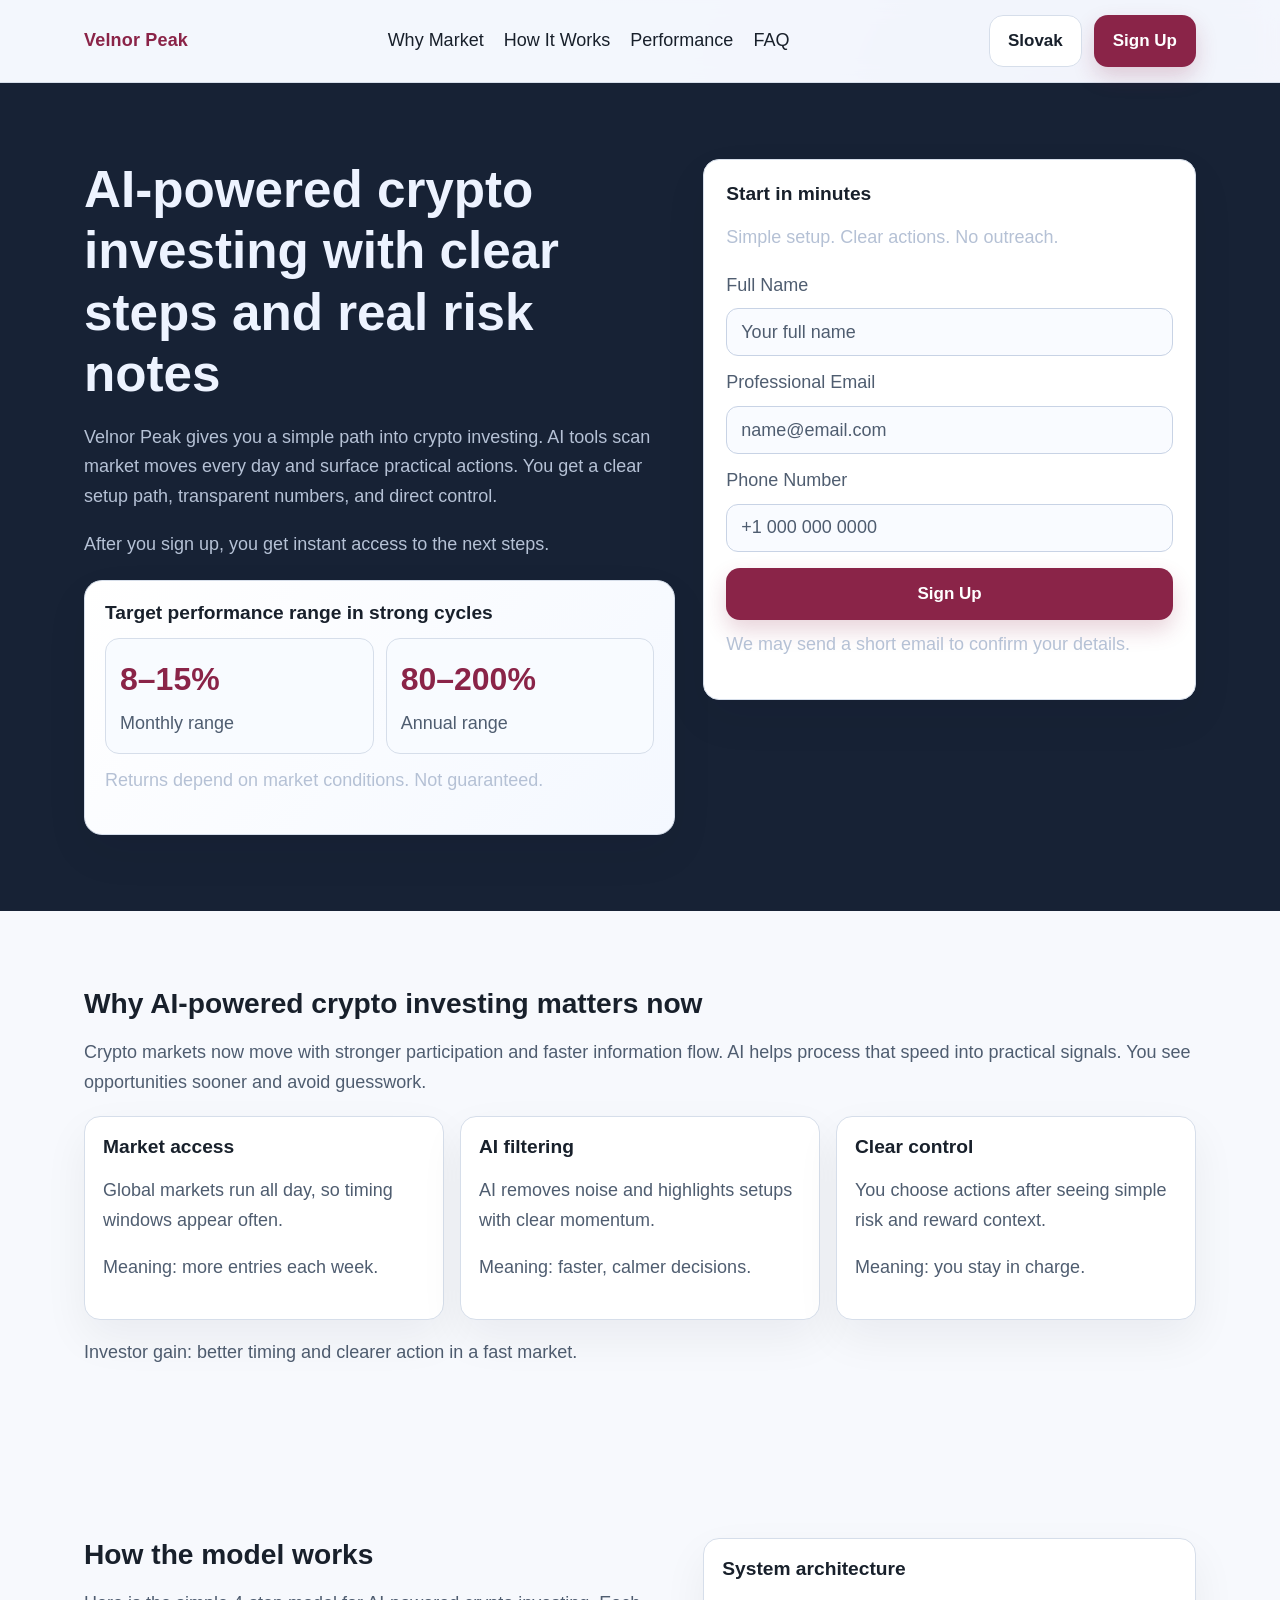
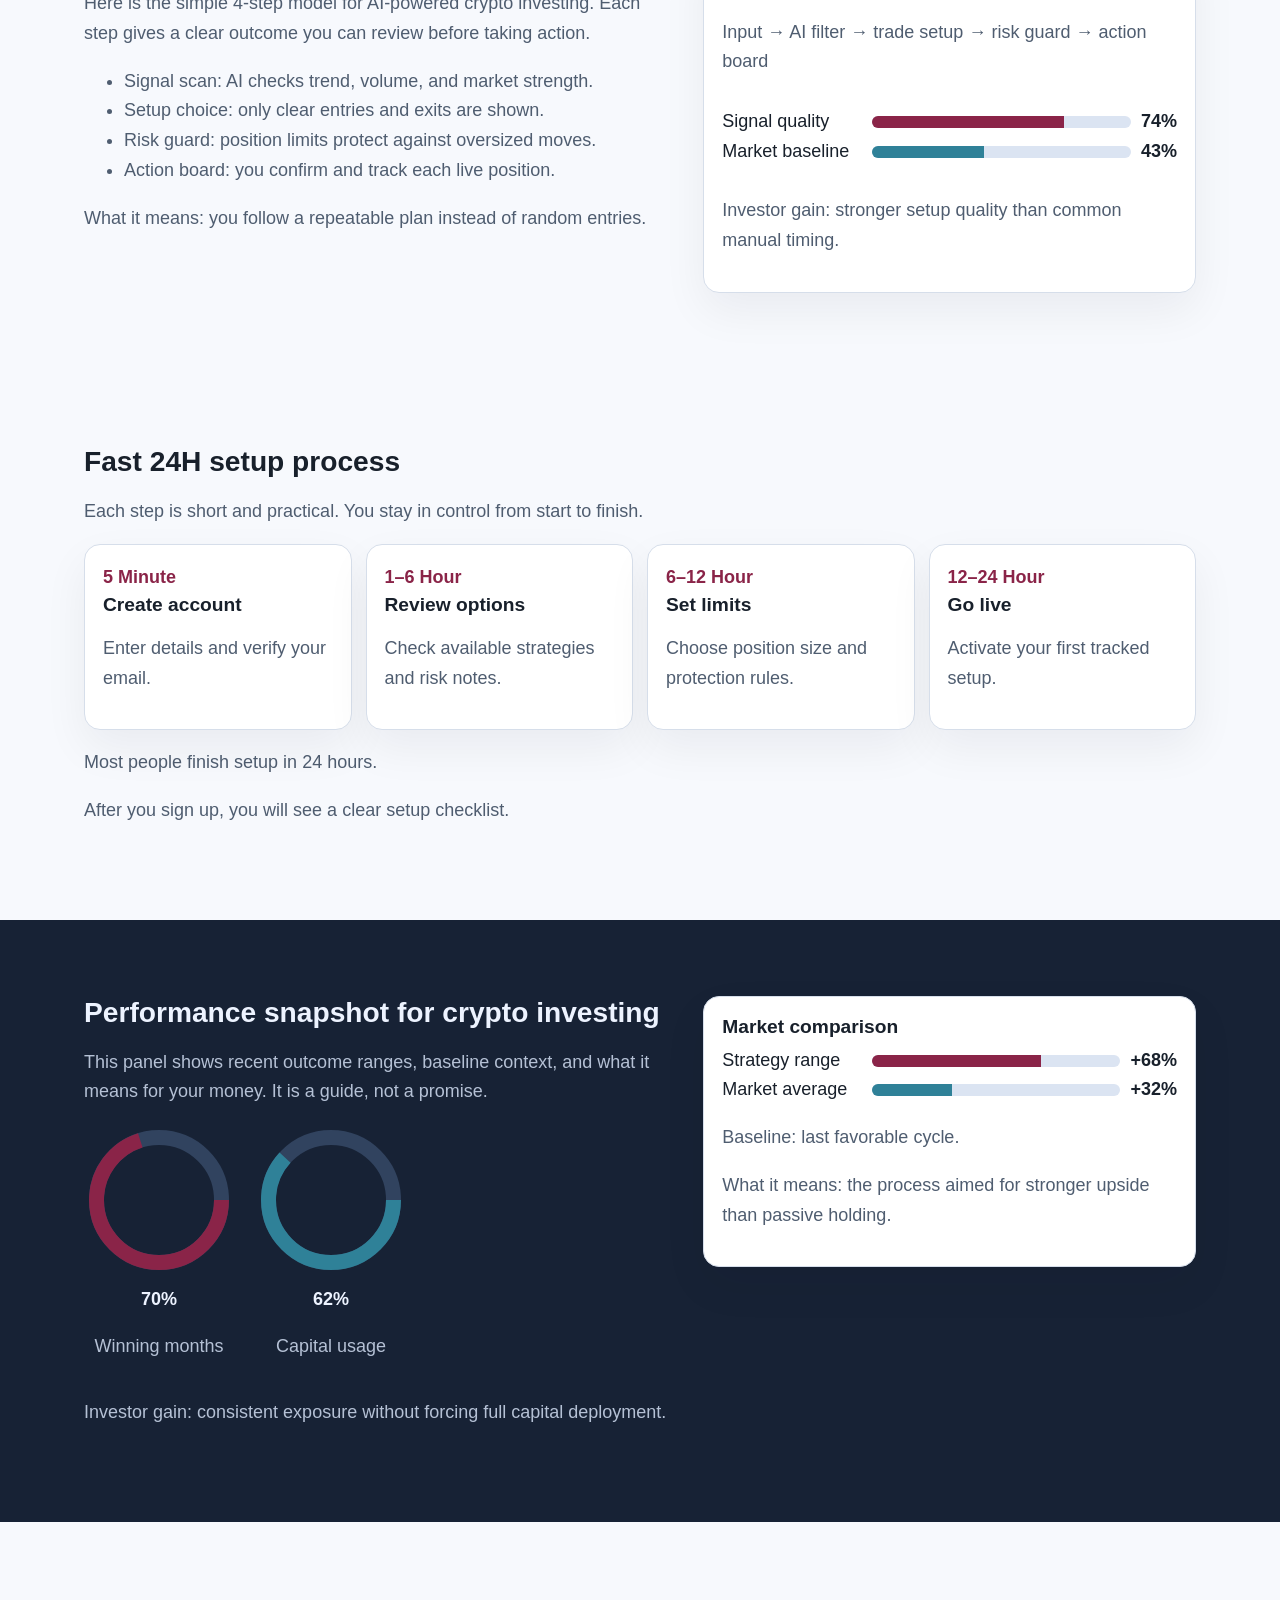
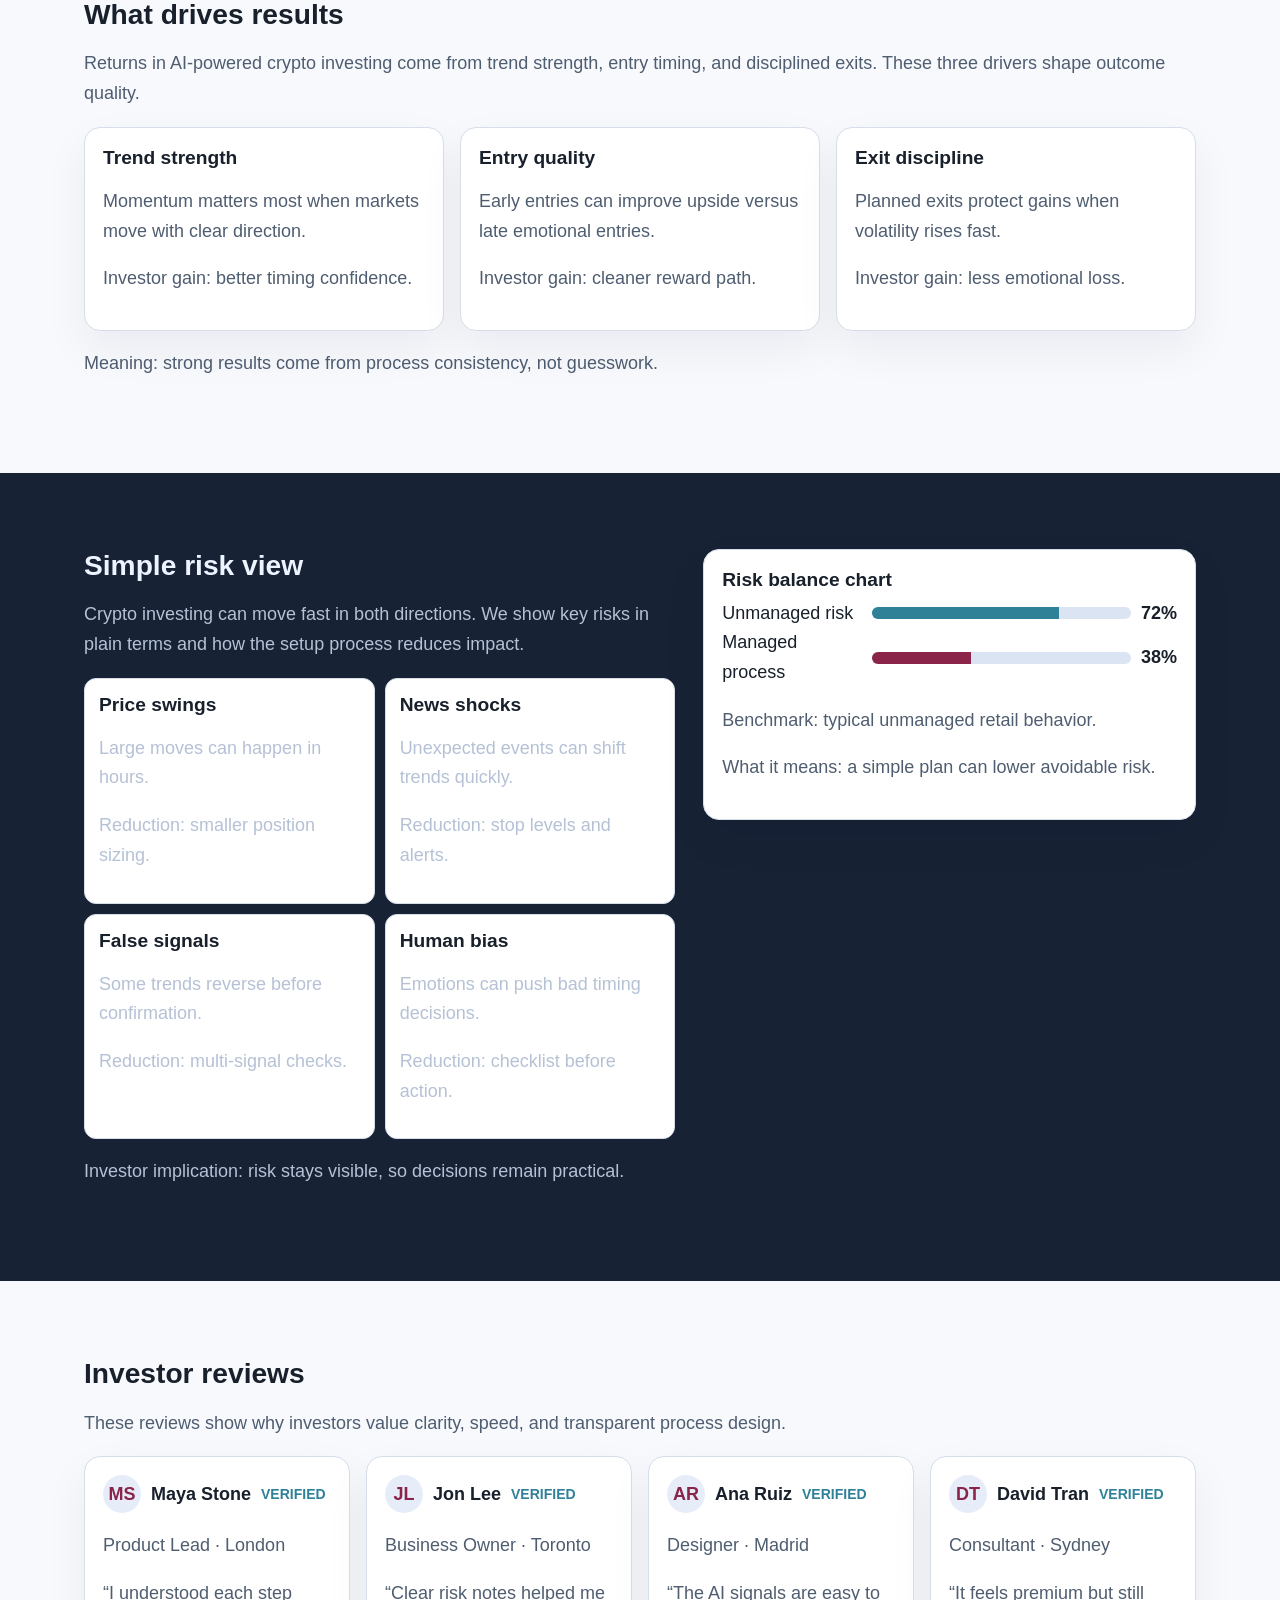
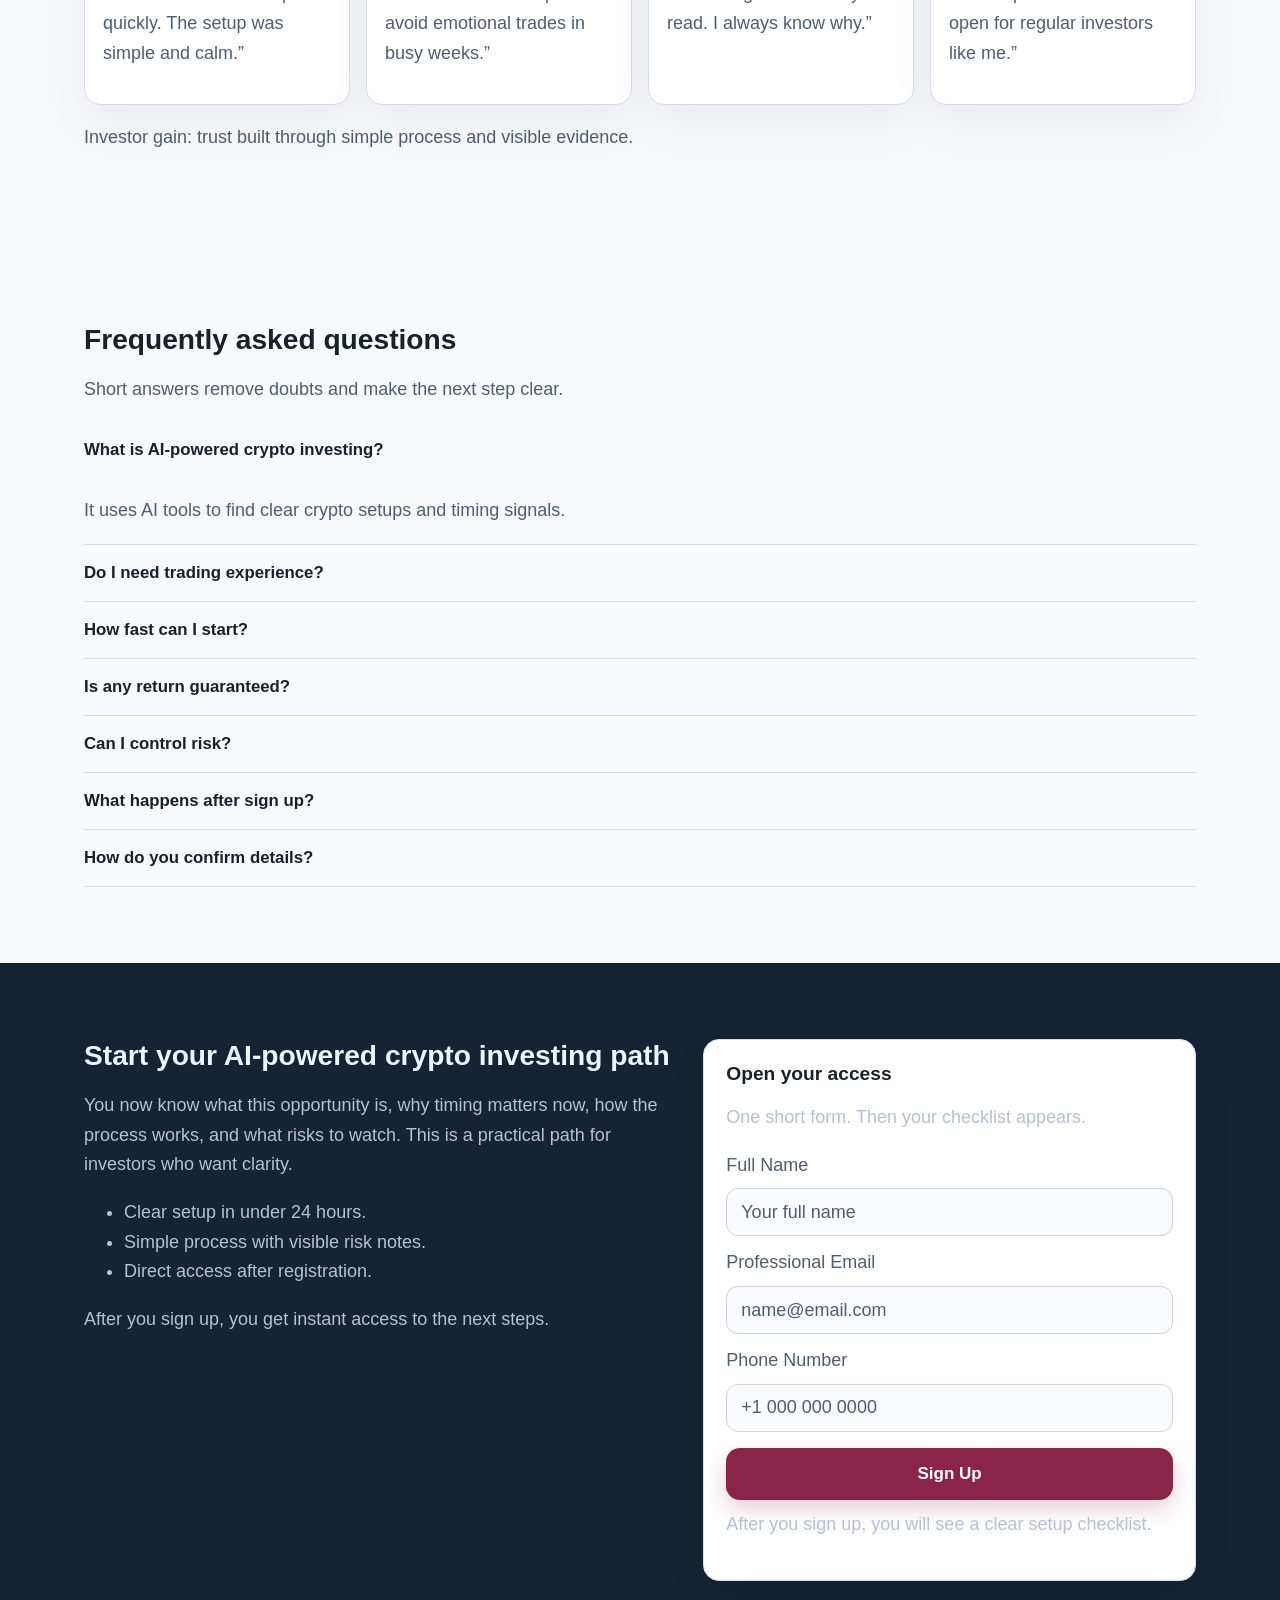
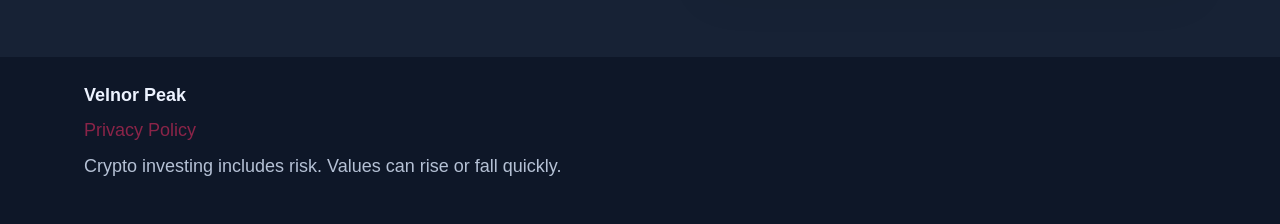
<file: sk/index.html>
<!doctype html>
<html lang="en">
<head>
  <meta charset="utf-8">
  <meta name="viewport" content="width=device-width,initial-scale=1">
  <title>Velnor Peak | AI-Powered Crypto Investing (Slovak)</title>
  <meta name="description" content="Slovak page for Velnor Peak. Learn a simple way to start AI-powered crypto investing with clear steps, risk notes, and direct sign up access.">
  <link rel="canonical" href="https://velnorpeak.com/sk/index.html">
  <link rel="alternate" hreflang="en" href="https://velnorpeak.com/index.html">
  <link rel="alternate" hreflang="de" href="https://velnorpeak.com/de/index.html">
  <link rel="alternate" hreflang="fr" href="https://velnorpeak.com/fr/index.html">
  <link rel="alternate" hreflang="es" href="https://velnorpeak.com/es/index.html">
  <link rel="alternate" hreflang="it" href="https://velnorpeak.com/it/index.html">
  <link rel="alternate" hreflang="tr" href="https://velnorpeak.com/tr/index.html">
  <link rel="alternate" hreflang="pt" href="https://velnorpeak.com/pt/index.html">
  <link rel="alternate" hreflang="ja" href="https://velnorpeak.com/jp/index.html">
  <link rel="alternate" hreflang="sk" href="https://velnorpeak.com/sk/index.html">
  <link rel="alternate" hreflang="nl-BE" href="https://velnorpeak.com/be/index.html">
  <link rel="alternate" hreflang="x-default" href="https://velnorpeak.com/index.html">
  <meta property="og:title" content="Velnor Peak | AI-Powered Crypto Investing (Slovak)">
  <meta property="og:description" content="Slovak page for Velnor Peak. Learn a simple way to start AI-powered crypto investing with clear steps, risk notes, and direct sign up access.">
  <meta property="og:type" content="website">
  <meta property="og:url" content="https://velnorpeak.com/sk/index.html">
  <meta name="twitter:card" content="summary_large_image">
  <meta name="twitter:title" content="Velnor Peak | AI-Powered Crypto Investing (Slovak)">
  <meta name="twitter:description" content="Slovak page for Velnor Peak. Learn a simple way to start AI-powered crypto investing with clear steps, risk notes, and direct sign up access.">
  <link rel="stylesheet" href="../assets/style.css">
  <script defer src="../assets/app.js"></script>
</head>
<body>
<div class="page-bg" aria-hidden="true"></div>
<header class="topbar">
  <div class="container nav-shell">
    <a href="../index.html" class="brand">Velnor Peak</a>
    <nav class="nav-links" aria-label="Main navigation">
      <a href="#market">Why Market</a><a href="#model">How It Works</a><a href="#metrics">Performance</a><a href="#faq">FAQ</a>
    </nav>
    <div class="right-zone">
      <div class="lang">
        <button class="lang-btn" type="button" aria-label="Toggle language list">Slovak</button>
        <div class="lang-menu"><a class="lang-link" href="../index.html"><img class="flag" src="https://flagcdn.com/gb.svg" alt="English flag" loading="lazy">English</a>
<a class="lang-link" href="../de/index.html"><img class="flag" src="https://flagcdn.com/de.svg" alt="Deutsch flag" loading="lazy">Deutsch</a>
<a class="lang-link" href="../fr/index.html"><img class="flag" src="https://flagcdn.com/fr.svg" alt="Français flag" loading="lazy">Français</a>
<a class="lang-link" href="../es/index.html"><img class="flag" src="https://flagcdn.com/es.svg" alt="Español flag" loading="lazy">Español</a>
<a class="lang-link" href="../it/index.html"><img class="flag" src="https://flagcdn.com/it.svg" alt="Italiano flag" loading="lazy">Italiano</a>
<a class="lang-link" href="../tr/index.html"><img class="flag" src="https://flagcdn.com/tr.svg" alt="Türkçe flag" loading="lazy">Türkçe</a>
<a class="lang-link" href="../pt/index.html"><img class="flag" src="https://flagcdn.com/pt.svg" alt="Português flag" loading="lazy">Português</a>
<a class="lang-link" href="../jp/index.html"><img class="flag" src="https://flagcdn.com/jp.svg" alt="日本語 flag" loading="lazy">日本語</a>
<a class="lang-link" href="../sk/index.html"><img class="flag" src="https://flagcdn.com/sk.svg" alt="Slovak flag" loading="lazy">Slovak</a>
<a class="lang-link" href="../be/index.html"><img class="flag" src="https://flagcdn.com/be.svg" alt="Nederlands (BE) flag" loading="lazy">Nederlands (BE)</a></div>
      </div>
      <a href="#start" class="btn btn-primary">Sign Up</a>
      <button class="drawer-toggle" id="openDrawer" aria-label="Open menu">☰</button>
    </div>
  </div>
</header>

<div class="drawer-backdrop" id="drawerBackdrop"></div>
<aside class="drawer" id="drawer" aria-label="Mobile menu">
  <div class="drawer-head"><strong>Menu</strong><button id="closeDrawer" class="icon-btn" type="button" aria-label="Close menu">X</button></div>
  <nav>
    <a href="#market">Why Market</a><a href="#model">How It Works</a><a href="#metrics">Performance</a><a href="#faq">FAQ</a>
  </nav>
  <div class="lang">
    <button class="lang-btn" type="button" aria-label="Toggle language list">Slovak</button>
    <div class="lang-menu"><a class="lang-link" href="../index.html"><img class="flag" src="https://flagcdn.com/gb.svg" alt="English flag" loading="lazy">English</a>
<a class="lang-link" href="../de/index.html"><img class="flag" src="https://flagcdn.com/de.svg" alt="Deutsch flag" loading="lazy">Deutsch</a>
<a class="lang-link" href="../fr/index.html"><img class="flag" src="https://flagcdn.com/fr.svg" alt="Français flag" loading="lazy">Français</a>
<a class="lang-link" href="../es/index.html"><img class="flag" src="https://flagcdn.com/es.svg" alt="Español flag" loading="lazy">Español</a>
<a class="lang-link" href="../it/index.html"><img class="flag" src="https://flagcdn.com/it.svg" alt="Italiano flag" loading="lazy">Italiano</a>
<a class="lang-link" href="../tr/index.html"><img class="flag" src="https://flagcdn.com/tr.svg" alt="Türkçe flag" loading="lazy">Türkçe</a>
<a class="lang-link" href="../pt/index.html"><img class="flag" src="https://flagcdn.com/pt.svg" alt="Português flag" loading="lazy">Português</a>
<a class="lang-link" href="../jp/index.html"><img class="flag" src="https://flagcdn.com/jp.svg" alt="日本語 flag" loading="lazy">日本語</a>
<a class="lang-link" href="../sk/index.html"><img class="flag" src="https://flagcdn.com/sk.svg" alt="Slovak flag" loading="lazy">Slovak</a>
<a class="lang-link" href="../be/index.html"><img class="flag" src="https://flagcdn.com/be.svg" alt="Nederlands (BE) flag" loading="lazy">Nederlands (BE)</a></div>
  </div>
  <a href="#start" class="btn btn-primary">Sign Up</a>
</aside>

<main>
  <section class="section dark" id="top">
    <div class="container hero-grid">
      <div>
        <h1>AI-powered crypto investing with clear steps and real risk notes</h1>
        <p>Velnor Peak gives you a simple path into crypto investing. AI tools scan market moves every day and surface practical actions. You get a clear setup path, transparent numbers, and direct control.</p>
        <p class="hero-note">After you sign up, you get instant access to the next steps.</p>
        <div class="performance-panel" aria-label="Performance range">
          <h3>Target performance range in strong cycles</h3>
          <div class="performance-grid">
            <div class="performance-card"><div class="metric-big">8–15%</div><div class="metric-label">Monthly range</div></div>
            <div class="performance-card"><div class="metric-big">80–200%</div><div class="metric-label">Annual range</div></div>
          </div>
          <p class="micro-disclaimer">Returns depend on market conditions. Not guaranteed.</p>
        </div>
      </div>
      <form class="form-card" id="start">
        <h3 class="form-title">Start in minutes</h3>
        <p class="form-sub">Simple setup. Clear actions. No outreach.</p>
        <label for="name">Full Name</label><input id="name" name="name" placeholder="Your full name" required>
        <label for="email">Professional Email</label><input id="email" type="email" name="email" placeholder="name@email.com" required>
        <label for="phone">Phone Number</label><input id="phone" name="phone" placeholder="+1 000 000 0000" required>
        <button class="btn btn-primary" type="submit">Sign Up</button>
        <p class="trust">We may send a short email to confirm your details.</p>
      </form>
    </div>
  </section>

  <section class="section light" id="market"><div class="container">
    <h2>Why AI-powered crypto investing matters now</h2>
    <p>Crypto markets now move with stronger participation and faster information flow. AI helps process that speed into practical signals. You see opportunities sooner and avoid guesswork.</p>
    <div class="cards">
      <article class="card"><h3>Market access</h3><p>Global markets run all day, so timing windows appear often.</p><p class="muted">Meaning: more entries each week.</p></article>
      <article class="card"><h3>AI filtering</h3><p>AI removes noise and highlights setups with clear momentum.</p><p class="muted">Meaning: faster, calmer decisions.</p></article>
      <article class="card"><h3>Clear control</h3><p>You choose actions after seeing simple risk and reward context.</p><p class="muted">Meaning: you stay in charge.</p></article>
    </div>
    <p>Investor gain: better timing and clearer action in a fast market.</p>
  </div></section>

  <section class="section light" id="model"><div class="container split">
    <div>
      <h2>How the model works</h2>
      <p>Here is the simple 4-step model for AI-powered crypto investing. Each step gives a clear outcome you can review before taking action.</p>
      <ul>
        <li>Signal scan: AI checks trend, volume, and market strength.</li>
        <li>Setup choice: only clear entries and exits are shown.</li>
        <li>Risk guard: position limits protect against oversized moves.</li>
        <li>Action board: you confirm and track each live position.</li>
      </ul>
      <p>What it means: you follow a repeatable plan instead of random entries.</p>
    </div>
    <div class="card chart-wrap">
      <h3>System architecture</h3>
      <p class="muted">Input → AI filter → trade setup → risk guard → action board</p>
      <div class="compare-bars">
        <div class="row"><span>Signal quality</span><div class="bar-track"><div class="bar-fill-a" style="width:74%"></div></div><strong>74%</strong></div>
        <div class="row"><span>Market baseline</span><div class="bar-track"><div class="bar-fill-b" style="width:43%"></div></div><strong>43%</strong></div>
      </div>
      <p>Investor gain: stronger setup quality than common manual timing.</p>
    </div>
  </div></section>

  <section class="section light" id="process"><div class="container">
    <h2>Fast 24H setup process</h2>
    <p>Each step is short and practical. You stay in control from start to finish.</p>
    <div class="process-grid">
      <article class="card"><div class="step-time">5 Minute</div><h3>Create account</h3><p>Enter details and verify your email.</p></article>
      <article class="card"><div class="step-time">1–6 Hour</div><h3>Review options</h3><p>Check available strategies and risk notes.</p></article>
      <article class="card"><div class="step-time">6–12 Hour</div><h3>Set limits</h3><p>Choose position size and protection rules.</p></article>
      <article class="card"><div class="step-time">12–24 Hour</div><h3>Go live</h3><p>Activate your first tracked setup.</p></article>
    </div>
    <p>Most people finish setup in 24 hours.</p>
    <p>After you sign up, you will see a clear setup checklist.</p>
  </div></section>

  <section class="section dark" id="metrics"><div class="container split">
    <div>
      <h2>Performance snapshot for crypto investing</h2>
      <p>This panel shows recent outcome ranges, baseline context, and what it means for your money. It is a guide, not a promise.</p>
      <div class="rings">
        <div class="ring"><svg viewBox="0 0 120 120"><circle cx="60" cy="60" r="50" stroke="#31435f" stroke-width="12" fill="none"/><circle cx="60" cy="60" r="50" stroke="#8a2448" stroke-width="12" fill="none" stroke-dasharray="314" stroke-dashoffset="94"/></svg><strong>70%</strong><p class="muted">Winning months</p></div>
        <div class="ring"><svg viewBox="0 0 120 120"><circle cx="60" cy="60" r="50" stroke="#31435f" stroke-width="12" fill="none"/><circle cx="60" cy="60" r="50" stroke="#2f8198" stroke-width="12" fill="none" stroke-dasharray="314" stroke-dashoffset="120"/></svg><strong>62%</strong><p class="muted">Capital usage</p></div>
      </div>
      <p>Investor gain: consistent exposure without forcing full capital deployment.</p>
    </div>
    <div class="card">
      <h3>Market comparison</h3>
      <div class="compare-bars">
        <div class="row"><span>Strategy range</span><div class="bar-track"><div class="bar-fill-a" style="width:68%"></div></div><strong>+68%</strong></div>
        <div class="row"><span>Market average</span><div class="bar-track"><div class="bar-fill-b" style="width:32%"></div></div><strong>+32%</strong></div>
      </div>
      <p class="bench">Baseline: last favorable cycle.</p>
      <p>What it means: the process aimed for stronger upside than passive holding.</p>
    </div>
  </div></section>

  <section class="section light" id="insights"><div class="container">
    <h2>What drives results</h2>
    <p>Returns in AI-powered crypto investing come from trend strength, entry timing, and disciplined exits. These three drivers shape outcome quality.</p>
    <div class="cards">
      <article class="card"><h3>Trend strength</h3><p>Momentum matters most when markets move with clear direction.</p><p class="muted">Investor gain: better timing confidence.</p></article>
      <article class="card"><h3>Entry quality</h3><p>Early entries can improve upside versus late emotional entries.</p><p class="muted">Investor gain: cleaner reward path.</p></article>
      <article class="card"><h3>Exit discipline</h3><p>Planned exits protect gains when volatility rises fast.</p><p class="muted">Investor gain: less emotional loss.</p></article>
    </div>
    <p>Meaning: strong results come from process consistency, not guesswork.</p>
  </div></section>

  <section class="section dark" id="risk"><div class="container split">
    <div>
      <h2>Simple risk view</h2>
      <p>Crypto investing can move fast in both directions. We show key risks in plain terms and how the setup process reduces impact.</p>
      <div class="matrix">
        <div class="cell"><h3>Price swings</h3><p>Large moves can happen in hours.</p><p class="muted">Reduction: smaller position sizing.</p></div>
        <div class="cell"><h3>News shocks</h3><p>Unexpected events can shift trends quickly.</p><p class="muted">Reduction: stop levels and alerts.</p></div>
        <div class="cell"><h3>False signals</h3><p>Some trends reverse before confirmation.</p><p class="muted">Reduction: multi-signal checks.</p></div>
        <div class="cell"><h3>Human bias</h3><p>Emotions can push bad timing decisions.</p><p class="muted">Reduction: checklist before action.</p></div>
      </div>
      <p>Investor implication: risk stays visible, so decisions remain practical.</p>
    </div>
    <div class="card">
      <h3>Risk balance chart</h3>
      <div class="compare-bars">
        <div class="row"><span>Unmanaged risk</span><div class="bar-track"><div class="bar-fill-b" style="width:72%"></div></div><strong>72%</strong></div>
        <div class="row"><span>Managed process</span><div class="bar-track"><div class="bar-fill-a" style="width:38%"></div></div><strong>38%</strong></div>
      </div>
      <p class="bench">Benchmark: typical unmanaged retail behavior.</p>
      <p>What it means: a simple plan can lower avoidable risk.</p>
    </div>
  </div></section>

  <section class="section light" id="reviews"><div class="container">
    <h2>Investor reviews</h2>
    <p>These reviews show why investors value clarity, speed, and transparent process design.</p>
    <div class="cards">
      <article class="card"><div class="review-head"><span class="avatar">MS</span><strong>Maya Stone</strong><span class="verified">VERIFIED</span></div><p class="muted">Product Lead · London</p><p>“I understood each step quickly. The setup was simple and calm.”</p></article>
      <article class="card"><div class="review-head"><span class="avatar">JL</span><strong>Jon Lee</strong><span class="verified">VERIFIED</span></div><p class="muted">Business Owner · Toronto</p><p>“Clear risk notes helped me avoid emotional trades in busy weeks.”</p></article>
      <article class="card"><div class="review-head"><span class="avatar">AR</span><strong>Ana Ruiz</strong><span class="verified">VERIFIED</span></div><p class="muted">Designer · Madrid</p><p>“The AI signals are easy to read. I always know why.”</p></article>
      <article class="card"><div class="review-head"><span class="avatar">DT</span><strong>David Tran</strong><span class="verified">VERIFIED</span></div><p class="muted">Consultant · Sydney</p><p>“It feels premium but still open for regular investors like me.”</p></article>
    </div>
    <p>Investor gain: trust built through simple process and visible evidence.</p>
  </div></section>

  <section class="section light" id="faq"><div class="container">
    <h2>Frequently asked questions</h2>
    <p>Short answers remove doubts and make the next step clear.</p>
    <div class="faq-list">
      <div class="faq-item open"><button class="faq-q">What is AI-powered crypto investing?</button><div class="faq-a"><p>It uses AI tools to find clear crypto setups and timing signals.</p></div></div>
      <div class="faq-item"><button class="faq-q">Do I need trading experience?</button><div class="faq-a"><p>No. The flow explains each step in plain language.</p></div></div>
      <div class="faq-item"><button class="faq-q">How fast can I start?</button><div class="faq-a"><p>Most people complete setup in less than 24 hours.</p></div></div>
      <div class="faq-item"><button class="faq-q">Is any return guaranteed?</button><div class="faq-a"><p>No. Returns depend on market conditions and are never guaranteed.</p></div></div>
      <div class="faq-item"><button class="faq-q">Can I control risk?</button><div class="faq-a"><p>Yes. You set limits before activating any strategy.</p></div></div>
      <div class="faq-item"><button class="faq-q">What happens after sign up?</button><div class="faq-a"><p>After you sign up, you can review the options and choose what to do next.</p></div></div>
      <div class="faq-item"><button class="faq-q">How do you confirm details?</button><div class="faq-a"><p>We may send a short email to confirm your details.</p></div></div>
    </div>
  </div></section>

  <section class="section dark" id="final"><div class="container split">
    <div>
      <h2>Start your AI-powered crypto investing path</h2>
      <p>You now know what this opportunity is, why timing matters now, how the process works, and what risks to watch. This is a practical path for investors who want clarity.</p>
      <ul>
        <li>Clear setup in under 24 hours.</li>
        <li>Simple process with visible risk notes.</li>
        <li>Direct access after registration.</li>
      </ul>
      <p>After you sign up, you get instant access to the next steps.</p>
    </div>
    <form class="form-card">
      <h3 class="form-title">Open your access</h3>
      <p class="form-sub">One short form. Then your checklist appears.</p>
      <label for="name2">Full Name</label><input id="name2" name="name2" placeholder="Your full name" required>
      <label for="email2">Professional Email</label><input id="email2" type="email" name="email2" placeholder="name@email.com" required>
      <label for="phone2">Phone Number</label><input id="phone2" name="phone2" placeholder="+1 000 000 0000" required>
      <button class="btn btn-primary" type="submit">Sign Up</button>
      <p class="trust">After you sign up, you will see a clear setup checklist.</p>
    </form>
  </div></section>
</main>

<footer class="footer">
  <div class="container">
    <strong>Velnor Peak</strong>
    <p><a href="#" data-open-privacy>Privacy Policy</a></p>
    <p>Crypto investing includes risk. Values can rise or fall quickly.</p>
  </div>
</footer>

<div class="modal" id="privacyModal" aria-modal="true" role="dialog" aria-label="Privacy Policy">
  <div class="modal-card">
    <div class="modal-top"><h2>Privacy Policy</h2><button class="icon-btn" data-close-privacy aria-label="Close privacy policy">X</button></div>
    <p><strong>Introduction:</strong> We explain how data is handled in clear language.</p>
    <p><strong>Data collection:</strong> We collect name, email, phone, and basic usage events.</p>
    <p><strong>Legal basis:</strong> We process data to deliver access and keep services working.</p>
    <p><strong>Cookies:</strong> Cookies help with session stability, preferences, and security checks.</p>
    <p><strong>Retention:</strong> Data is kept only as long as needed for service and legal duties.</p>
    <p><strong>Third-party sharing:</strong> We share data only with trusted service providers.</p>
    <p><strong>Security:</strong> We use technical and process controls to protect stored data.</p>
    <p><strong>User rights:</strong> You can request access, correction, or deletion of your data.</p>
    <p><strong>International transfers:</strong> Data may move across regions with safeguards in place.</p>
    <p><strong>Industry risk disclosure:</strong> Investment markets can be volatile and outcomes vary.</p>
    <p><strong>Contact:</strong> support@velnorpeak.com</p>
    <div class="modal-foot"><button class="icon-btn" data-close-privacy>Close</button></div>
  </div>
</div>

<script type="application/ld+json">
{"@context":"https://schema.org","@graph":[{"@type":"Organization","name":"Velnor Peak","url":"https://velnorpeak.com/","email":"support@velnorpeak.com"},{"@type":"WebSite","name":"Velnor Peak","url":"https://velnorpeak.com/"},{"@type":"FAQPage","mainEntity":[{"@type":"Question","name":"What is AI-powered crypto investing?","acceptedAnswer":{"@type":"Answer","text":"It uses AI tools to find clear crypto setups and timing signals."}},{"@type":"Question","name":"How fast can I start?","acceptedAnswer":{"@type":"Answer","text":"Most people complete setup in less than 24 hours."}}]},{"@type":"Review","author":{"@type":"Person","name":"Maya Stone"},"reviewBody":"I understood each step quickly. The setup was simple and calm.","reviewRating":{"@type":"Rating","ratingValue":"5"}}]}
</script>
</body>
</html>
</file>
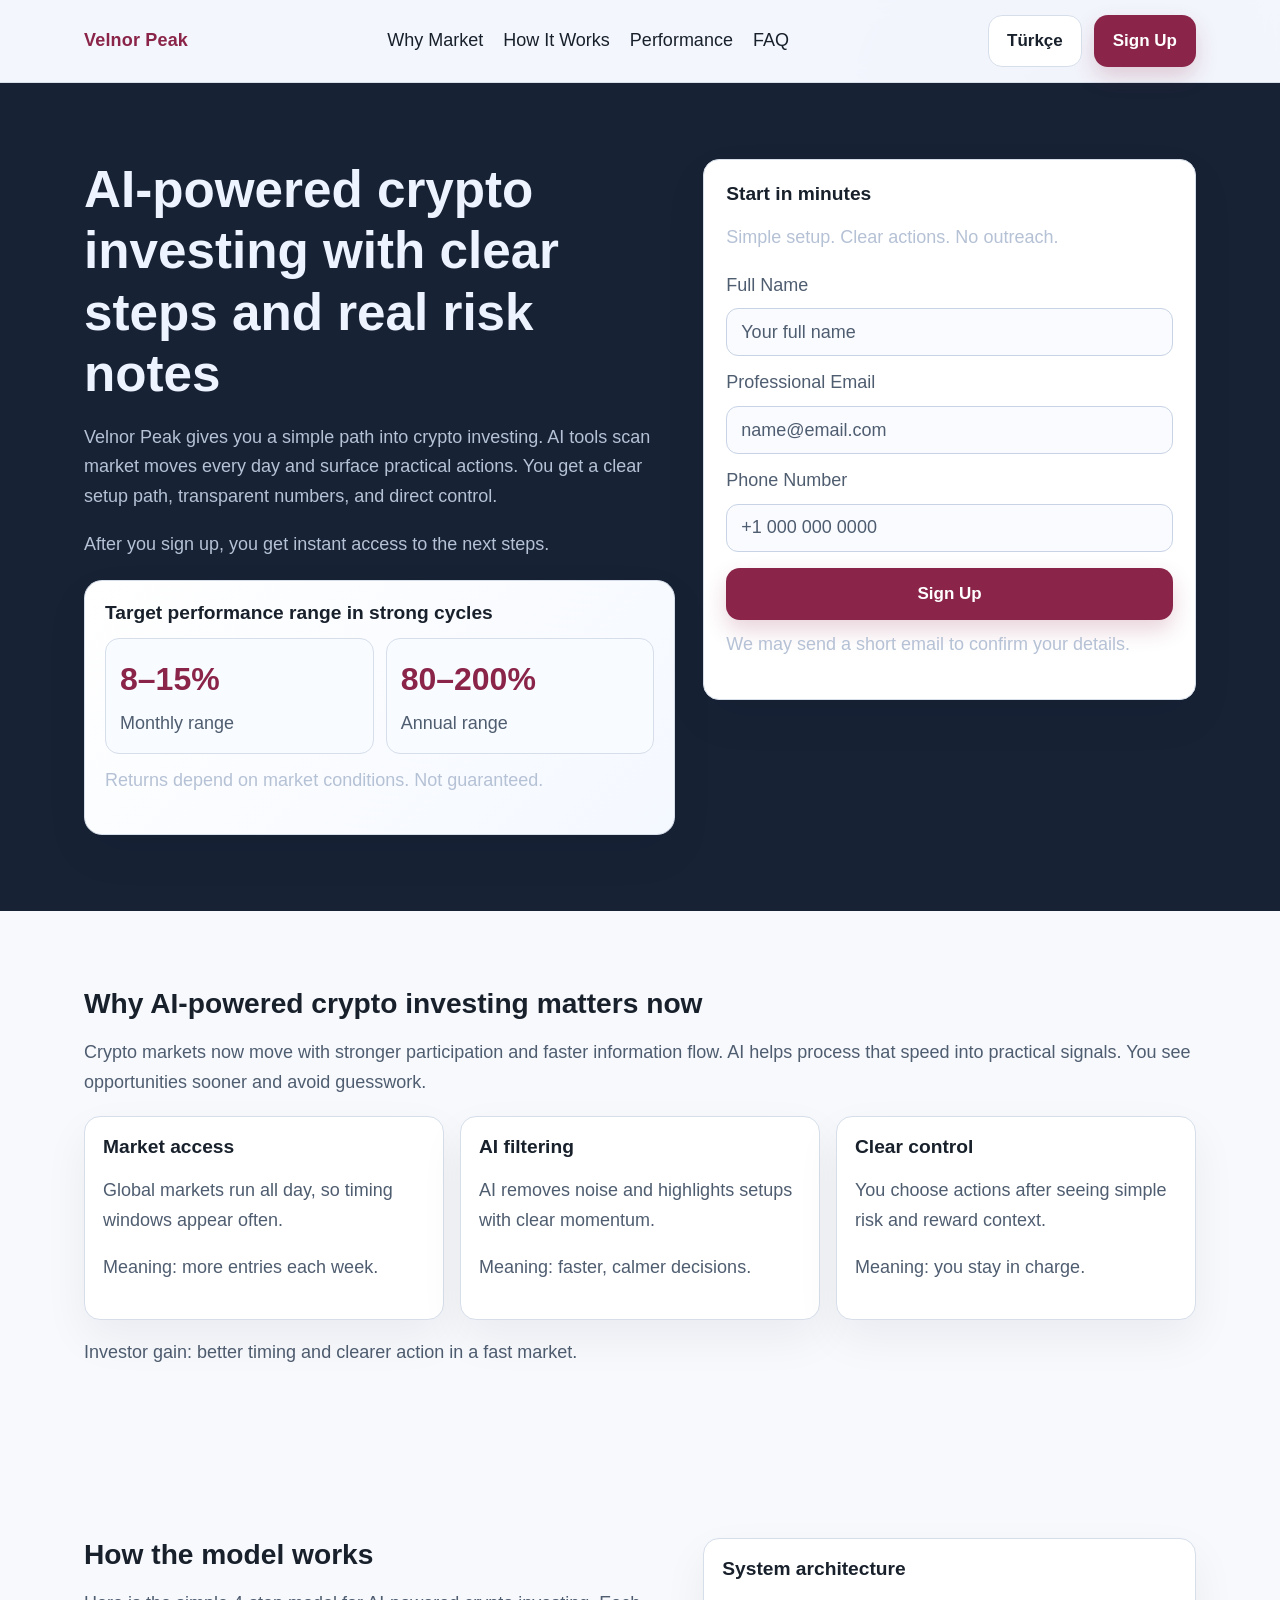
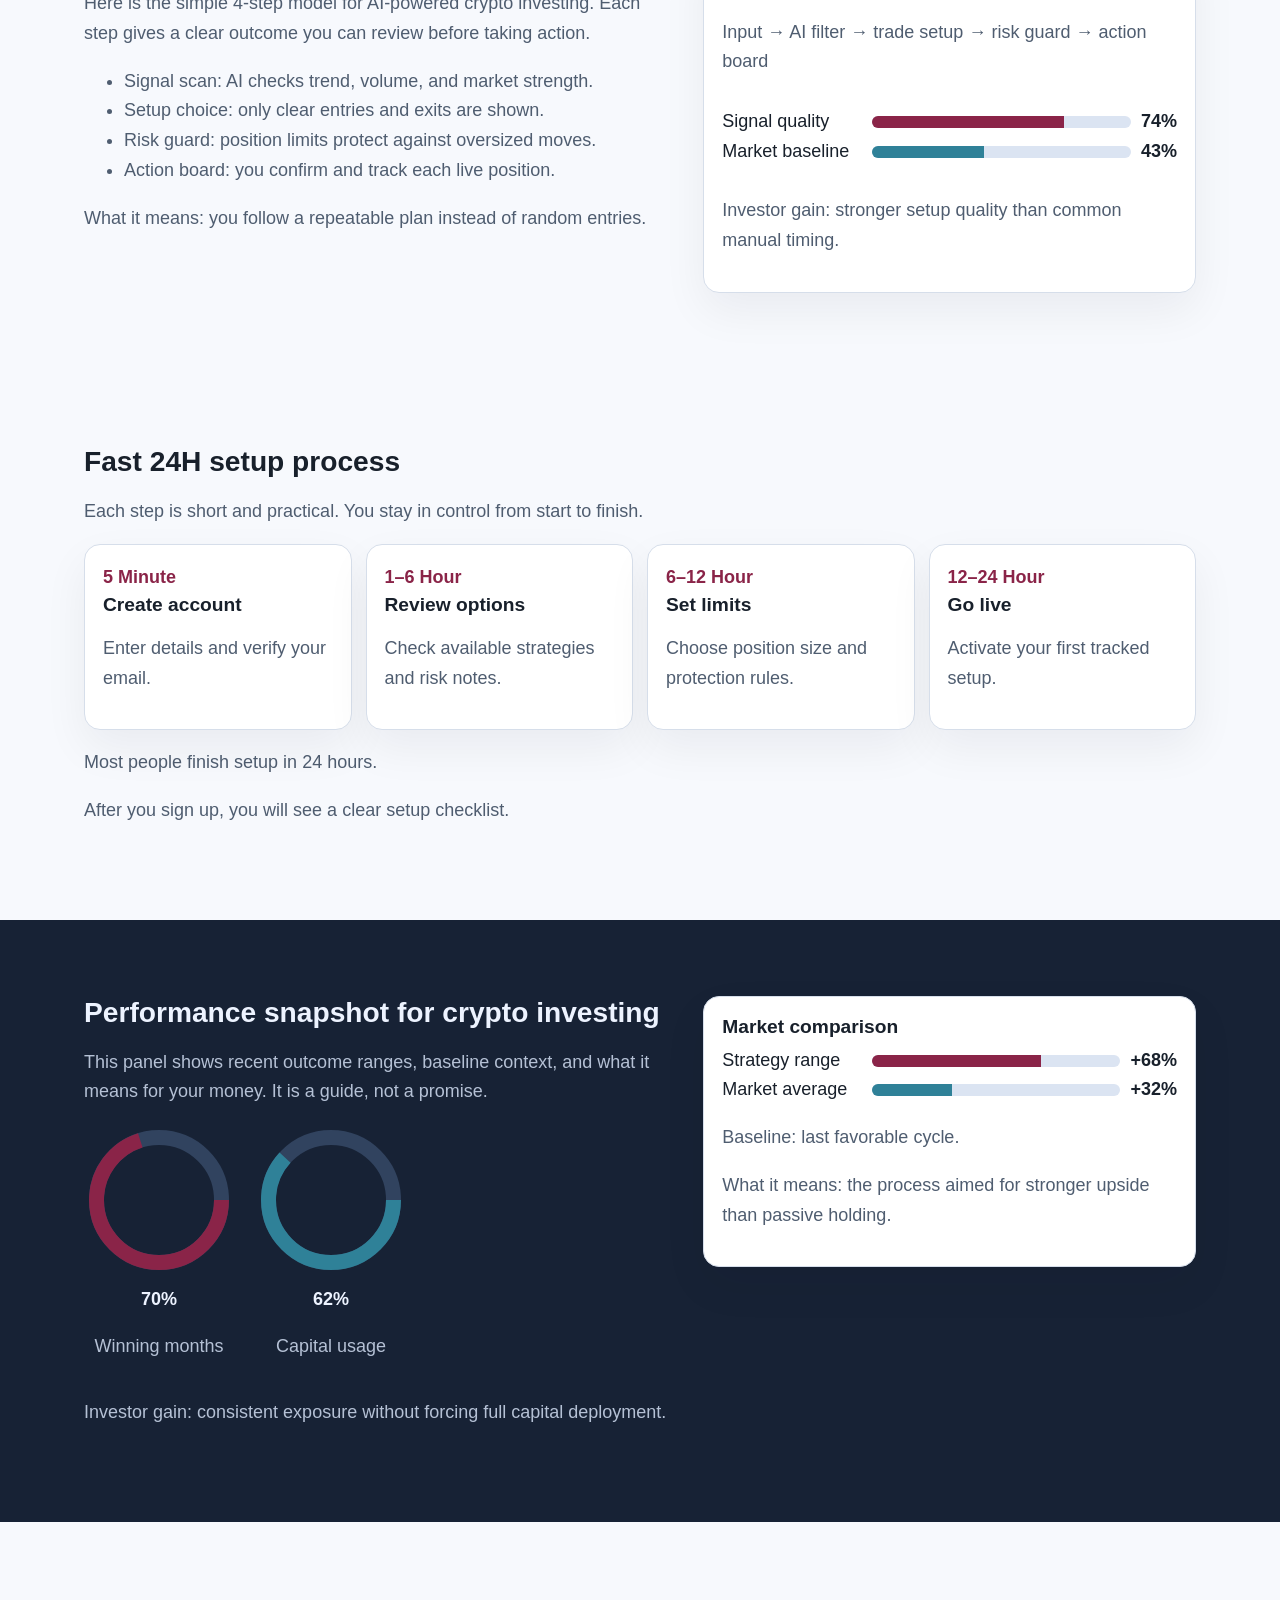
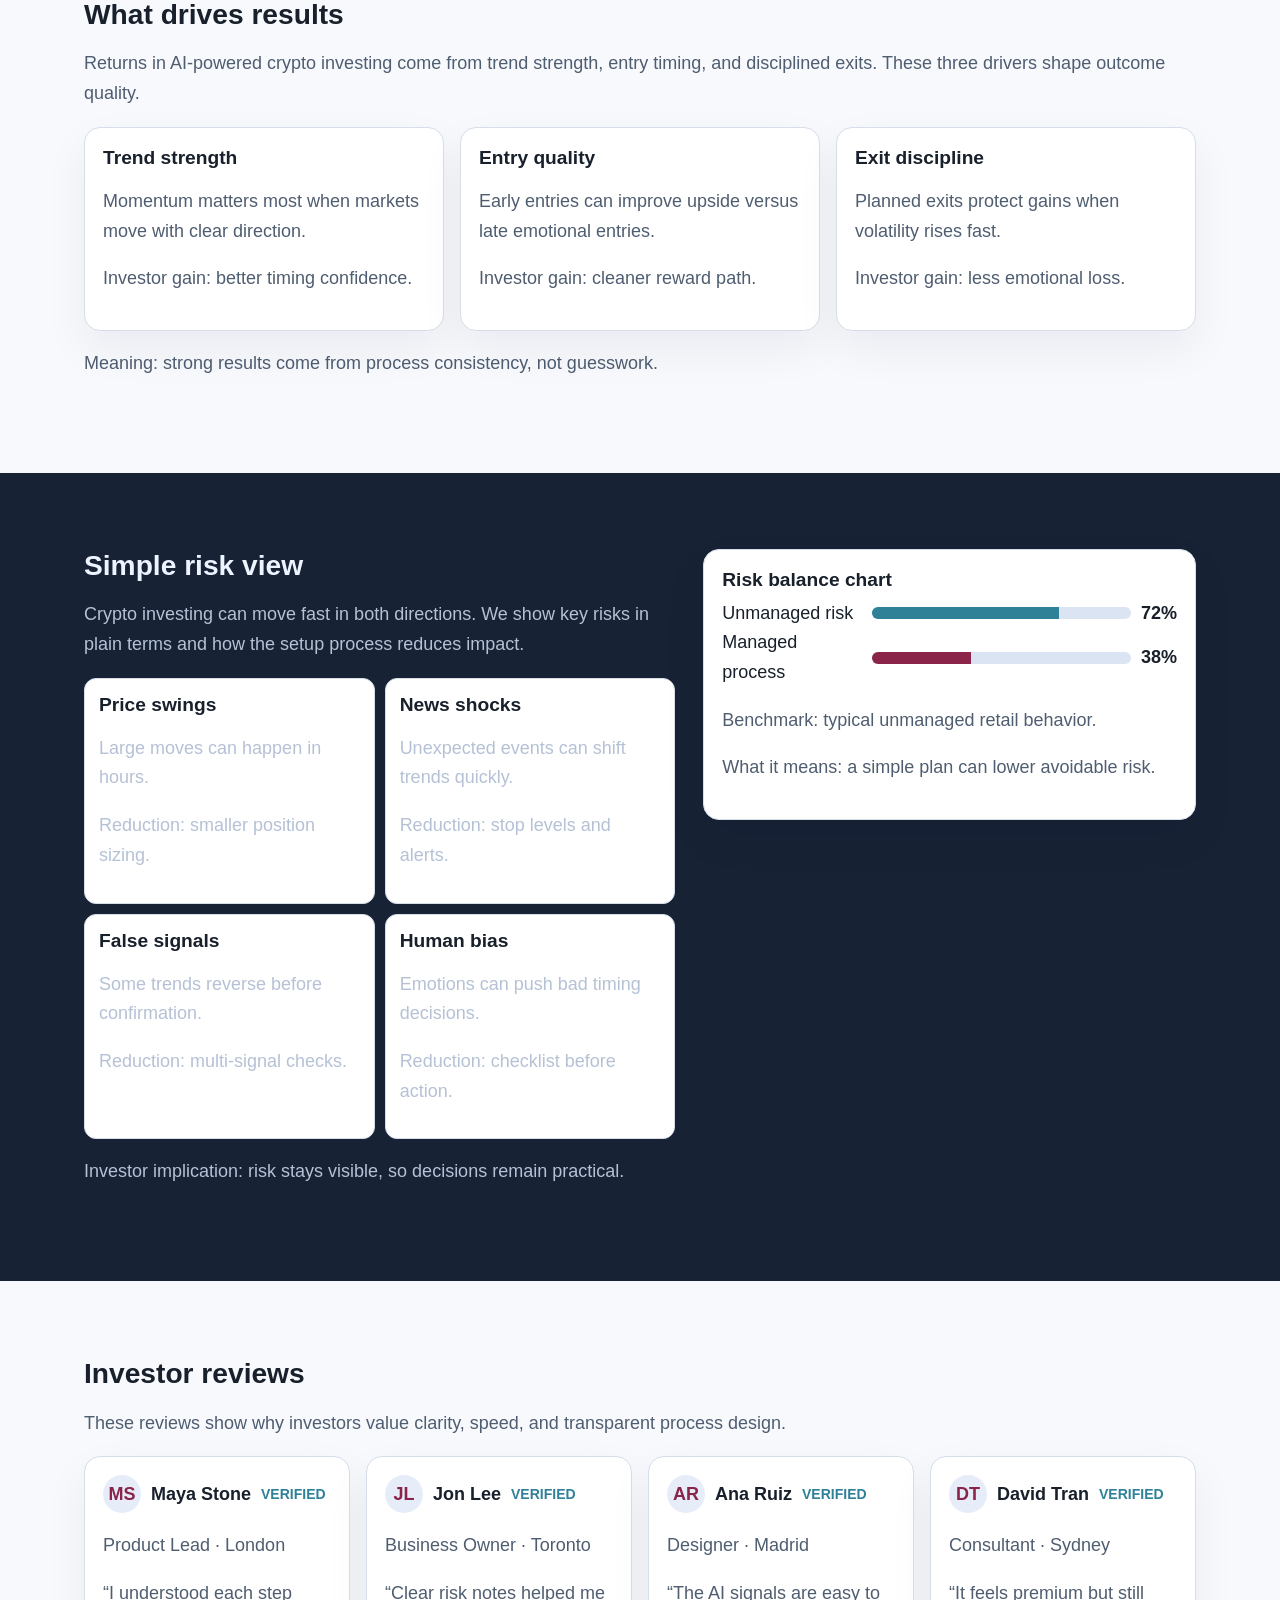
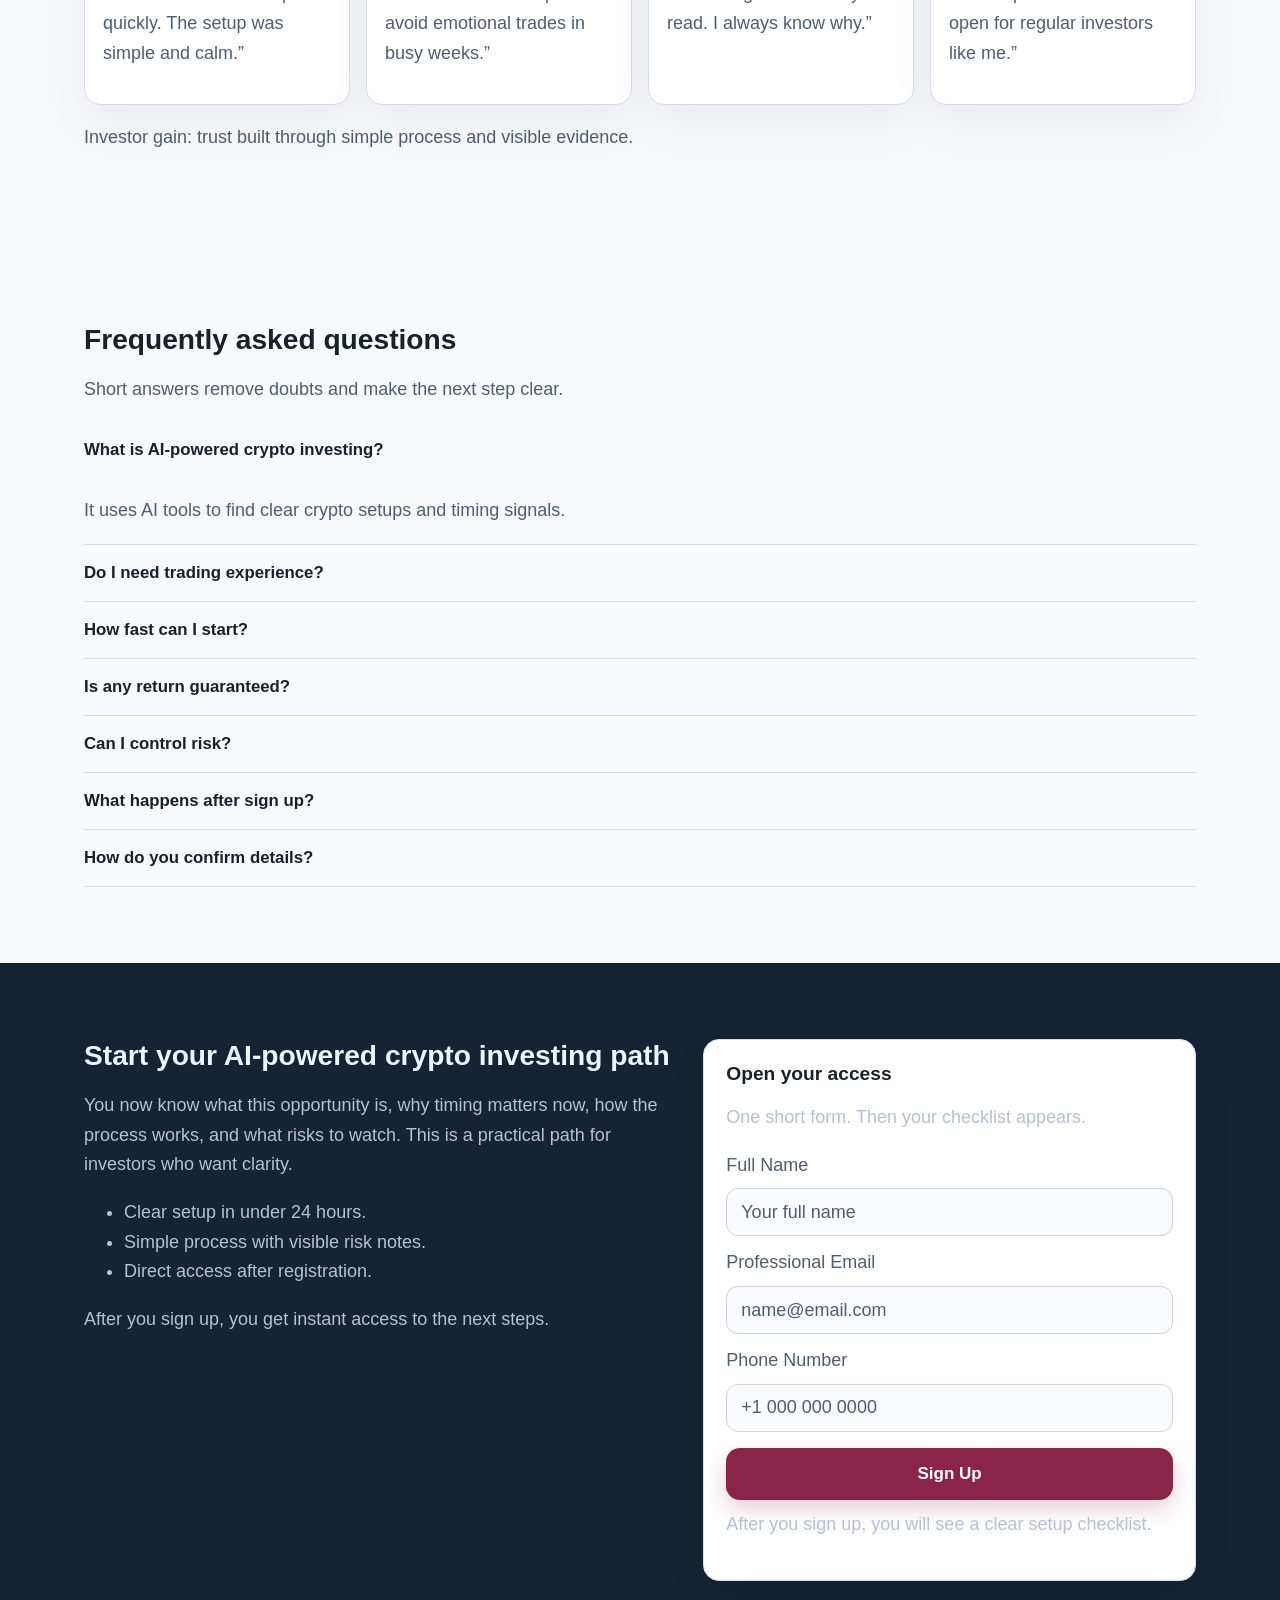
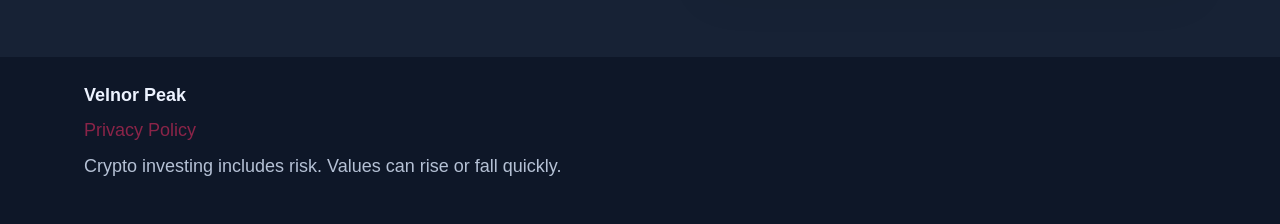
<file: tr/index.html>
<!doctype html>
<html lang="en">
<head>
  <meta charset="utf-8">
  <meta name="viewport" content="width=device-width,initial-scale=1">
  <title>Velnor Peak | AI-Powered Crypto Investing (Türkçe)</title>
  <meta name="description" content="Türkçe page for Velnor Peak. Learn a simple way to start AI-powered crypto investing with clear steps, risk notes, and direct sign up access.">
  <link rel="canonical" href="https://velnorpeak.com/tr/index.html">
  <link rel="alternate" hreflang="en" href="https://velnorpeak.com/index.html">
  <link rel="alternate" hreflang="de" href="https://velnorpeak.com/de/index.html">
  <link rel="alternate" hreflang="fr" href="https://velnorpeak.com/fr/index.html">
  <link rel="alternate" hreflang="es" href="https://velnorpeak.com/es/index.html">
  <link rel="alternate" hreflang="it" href="https://velnorpeak.com/it/index.html">
  <link rel="alternate" hreflang="tr" href="https://velnorpeak.com/tr/index.html">
  <link rel="alternate" hreflang="pt" href="https://velnorpeak.com/pt/index.html">
  <link rel="alternate" hreflang="ja" href="https://velnorpeak.com/jp/index.html">
  <link rel="alternate" hreflang="sk" href="https://velnorpeak.com/sk/index.html">
  <link rel="alternate" hreflang="nl-BE" href="https://velnorpeak.com/be/index.html">
  <link rel="alternate" hreflang="x-default" href="https://velnorpeak.com/index.html">
  <meta property="og:title" content="Velnor Peak | AI-Powered Crypto Investing (Türkçe)">
  <meta property="og:description" content="Türkçe page for Velnor Peak. Learn a simple way to start AI-powered crypto investing with clear steps, risk notes, and direct sign up access.">
  <meta property="og:type" content="website">
  <meta property="og:url" content="https://velnorpeak.com/tr/index.html">
  <meta name="twitter:card" content="summary_large_image">
  <meta name="twitter:title" content="Velnor Peak | AI-Powered Crypto Investing (Türkçe)">
  <meta name="twitter:description" content="Türkçe page for Velnor Peak. Learn a simple way to start AI-powered crypto investing with clear steps, risk notes, and direct sign up access.">
  <link rel="stylesheet" href="../assets/style.css">
  <script defer src="../assets/app.js"></script>
</head>
<body>
<div class="page-bg" aria-hidden="true"></div>
<header class="topbar">
  <div class="container nav-shell">
    <a href="../index.html" class="brand">Velnor Peak</a>
    <nav class="nav-links" aria-label="Main navigation">
      <a href="#market">Why Market</a><a href="#model">How It Works</a><a href="#metrics">Performance</a><a href="#faq">FAQ</a>
    </nav>
    <div class="right-zone">
      <div class="lang">
        <button class="lang-btn" type="button" aria-label="Toggle language list">Türkçe</button>
        <div class="lang-menu"><a class="lang-link" href="../index.html"><img class="flag" src="https://flagcdn.com/gb.svg" alt="English flag" loading="lazy">English</a>
<a class="lang-link" href="../de/index.html"><img class="flag" src="https://flagcdn.com/de.svg" alt="Deutsch flag" loading="lazy">Deutsch</a>
<a class="lang-link" href="../fr/index.html"><img class="flag" src="https://flagcdn.com/fr.svg" alt="Français flag" loading="lazy">Français</a>
<a class="lang-link" href="../es/index.html"><img class="flag" src="https://flagcdn.com/es.svg" alt="Español flag" loading="lazy">Español</a>
<a class="lang-link" href="../it/index.html"><img class="flag" src="https://flagcdn.com/it.svg" alt="Italiano flag" loading="lazy">Italiano</a>
<a class="lang-link" href="../tr/index.html"><img class="flag" src="https://flagcdn.com/tr.svg" alt="Türkçe flag" loading="lazy">Türkçe</a>
<a class="lang-link" href="../pt/index.html"><img class="flag" src="https://flagcdn.com/pt.svg" alt="Português flag" loading="lazy">Português</a>
<a class="lang-link" href="../jp/index.html"><img class="flag" src="https://flagcdn.com/jp.svg" alt="日本語 flag" loading="lazy">日本語</a>
<a class="lang-link" href="../sk/index.html"><img class="flag" src="https://flagcdn.com/sk.svg" alt="Slovak flag" loading="lazy">Slovak</a>
<a class="lang-link" href="../be/index.html"><img class="flag" src="https://flagcdn.com/be.svg" alt="Nederlands (BE) flag" loading="lazy">Nederlands (BE)</a></div>
      </div>
      <a href="#start" class="btn btn-primary">Sign Up</a>
      <button class="drawer-toggle" id="openDrawer" aria-label="Open menu">☰</button>
    </div>
  </div>
</header>

<div class="drawer-backdrop" id="drawerBackdrop"></div>
<aside class="drawer" id="drawer" aria-label="Mobile menu">
  <div class="drawer-head"><strong>Menu</strong><button id="closeDrawer" class="icon-btn" type="button" aria-label="Close menu">X</button></div>
  <nav>
    <a href="#market">Why Market</a><a href="#model">How It Works</a><a href="#metrics">Performance</a><a href="#faq">FAQ</a>
  </nav>
  <div class="lang">
    <button class="lang-btn" type="button" aria-label="Toggle language list">Türkçe</button>
    <div class="lang-menu"><a class="lang-link" href="../index.html"><img class="flag" src="https://flagcdn.com/gb.svg" alt="English flag" loading="lazy">English</a>
<a class="lang-link" href="../de/index.html"><img class="flag" src="https://flagcdn.com/de.svg" alt="Deutsch flag" loading="lazy">Deutsch</a>
<a class="lang-link" href="../fr/index.html"><img class="flag" src="https://flagcdn.com/fr.svg" alt="Français flag" loading="lazy">Français</a>
<a class="lang-link" href="../es/index.html"><img class="flag" src="https://flagcdn.com/es.svg" alt="Español flag" loading="lazy">Español</a>
<a class="lang-link" href="../it/index.html"><img class="flag" src="https://flagcdn.com/it.svg" alt="Italiano flag" loading="lazy">Italiano</a>
<a class="lang-link" href="../tr/index.html"><img class="flag" src="https://flagcdn.com/tr.svg" alt="Türkçe flag" loading="lazy">Türkçe</a>
<a class="lang-link" href="../pt/index.html"><img class="flag" src="https://flagcdn.com/pt.svg" alt="Português flag" loading="lazy">Português</a>
<a class="lang-link" href="../jp/index.html"><img class="flag" src="https://flagcdn.com/jp.svg" alt="日本語 flag" loading="lazy">日本語</a>
<a class="lang-link" href="../sk/index.html"><img class="flag" src="https://flagcdn.com/sk.svg" alt="Slovak flag" loading="lazy">Slovak</a>
<a class="lang-link" href="../be/index.html"><img class="flag" src="https://flagcdn.com/be.svg" alt="Nederlands (BE) flag" loading="lazy">Nederlands (BE)</a></div>
  </div>
  <a href="#start" class="btn btn-primary">Sign Up</a>
</aside>

<main>
  <section class="section dark" id="top">
    <div class="container hero-grid">
      <div>
        <h1>AI-powered crypto investing with clear steps and real risk notes</h1>
        <p>Velnor Peak gives you a simple path into crypto investing. AI tools scan market moves every day and surface practical actions. You get a clear setup path, transparent numbers, and direct control.</p>
        <p class="hero-note">After you sign up, you get instant access to the next steps.</p>
        <div class="performance-panel" aria-label="Performance range">
          <h3>Target performance range in strong cycles</h3>
          <div class="performance-grid">
            <div class="performance-card"><div class="metric-big">8–15%</div><div class="metric-label">Monthly range</div></div>
            <div class="performance-card"><div class="metric-big">80–200%</div><div class="metric-label">Annual range</div></div>
          </div>
          <p class="micro-disclaimer">Returns depend on market conditions. Not guaranteed.</p>
        </div>
      </div>
      <form class="form-card" id="start">
        <h3 class="form-title">Start in minutes</h3>
        <p class="form-sub">Simple setup. Clear actions. No outreach.</p>
        <label for="name">Full Name</label><input id="name" name="name" placeholder="Your full name" required>
        <label for="email">Professional Email</label><input id="email" type="email" name="email" placeholder="name@email.com" required>
        <label for="phone">Phone Number</label><input id="phone" name="phone" placeholder="+1 000 000 0000" required>
        <button class="btn btn-primary" type="submit">Sign Up</button>
        <p class="trust">We may send a short email to confirm your details.</p>
      </form>
    </div>
  </section>

  <section class="section light" id="market"><div class="container">
    <h2>Why AI-powered crypto investing matters now</h2>
    <p>Crypto markets now move with stronger participation and faster information flow. AI helps process that speed into practical signals. You see opportunities sooner and avoid guesswork.</p>
    <div class="cards">
      <article class="card"><h3>Market access</h3><p>Global markets run all day, so timing windows appear often.</p><p class="muted">Meaning: more entries each week.</p></article>
      <article class="card"><h3>AI filtering</h3><p>AI removes noise and highlights setups with clear momentum.</p><p class="muted">Meaning: faster, calmer decisions.</p></article>
      <article class="card"><h3>Clear control</h3><p>You choose actions after seeing simple risk and reward context.</p><p class="muted">Meaning: you stay in charge.</p></article>
    </div>
    <p>Investor gain: better timing and clearer action in a fast market.</p>
  </div></section>

  <section class="section light" id="model"><div class="container split">
    <div>
      <h2>How the model works</h2>
      <p>Here is the simple 4-step model for AI-powered crypto investing. Each step gives a clear outcome you can review before taking action.</p>
      <ul>
        <li>Signal scan: AI checks trend, volume, and market strength.</li>
        <li>Setup choice: only clear entries and exits are shown.</li>
        <li>Risk guard: position limits protect against oversized moves.</li>
        <li>Action board: you confirm and track each live position.</li>
      </ul>
      <p>What it means: you follow a repeatable plan instead of random entries.</p>
    </div>
    <div class="card chart-wrap">
      <h3>System architecture</h3>
      <p class="muted">Input → AI filter → trade setup → risk guard → action board</p>
      <div class="compare-bars">
        <div class="row"><span>Signal quality</span><div class="bar-track"><div class="bar-fill-a" style="width:74%"></div></div><strong>74%</strong></div>
        <div class="row"><span>Market baseline</span><div class="bar-track"><div class="bar-fill-b" style="width:43%"></div></div><strong>43%</strong></div>
      </div>
      <p>Investor gain: stronger setup quality than common manual timing.</p>
    </div>
  </div></section>

  <section class="section light" id="process"><div class="container">
    <h2>Fast 24H setup process</h2>
    <p>Each step is short and practical. You stay in control from start to finish.</p>
    <div class="process-grid">
      <article class="card"><div class="step-time">5 Minute</div><h3>Create account</h3><p>Enter details and verify your email.</p></article>
      <article class="card"><div class="step-time">1–6 Hour</div><h3>Review options</h3><p>Check available strategies and risk notes.</p></article>
      <article class="card"><div class="step-time">6–12 Hour</div><h3>Set limits</h3><p>Choose position size and protection rules.</p></article>
      <article class="card"><div class="step-time">12–24 Hour</div><h3>Go live</h3><p>Activate your first tracked setup.</p></article>
    </div>
    <p>Most people finish setup in 24 hours.</p>
    <p>After you sign up, you will see a clear setup checklist.</p>
  </div></section>

  <section class="section dark" id="metrics"><div class="container split">
    <div>
      <h2>Performance snapshot for crypto investing</h2>
      <p>This panel shows recent outcome ranges, baseline context, and what it means for your money. It is a guide, not a promise.</p>
      <div class="rings">
        <div class="ring"><svg viewBox="0 0 120 120"><circle cx="60" cy="60" r="50" stroke="#31435f" stroke-width="12" fill="none"/><circle cx="60" cy="60" r="50" stroke="#8a2448" stroke-width="12" fill="none" stroke-dasharray="314" stroke-dashoffset="94"/></svg><strong>70%</strong><p class="muted">Winning months</p></div>
        <div class="ring"><svg viewBox="0 0 120 120"><circle cx="60" cy="60" r="50" stroke="#31435f" stroke-width="12" fill="none"/><circle cx="60" cy="60" r="50" stroke="#2f8198" stroke-width="12" fill="none" stroke-dasharray="314" stroke-dashoffset="120"/></svg><strong>62%</strong><p class="muted">Capital usage</p></div>
      </div>
      <p>Investor gain: consistent exposure without forcing full capital deployment.</p>
    </div>
    <div class="card">
      <h3>Market comparison</h3>
      <div class="compare-bars">
        <div class="row"><span>Strategy range</span><div class="bar-track"><div class="bar-fill-a" style="width:68%"></div></div><strong>+68%</strong></div>
        <div class="row"><span>Market average</span><div class="bar-track"><div class="bar-fill-b" style="width:32%"></div></div><strong>+32%</strong></div>
      </div>
      <p class="bench">Baseline: last favorable cycle.</p>
      <p>What it means: the process aimed for stronger upside than passive holding.</p>
    </div>
  </div></section>

  <section class="section light" id="insights"><div class="container">
    <h2>What drives results</h2>
    <p>Returns in AI-powered crypto investing come from trend strength, entry timing, and disciplined exits. These three drivers shape outcome quality.</p>
    <div class="cards">
      <article class="card"><h3>Trend strength</h3><p>Momentum matters most when markets move with clear direction.</p><p class="muted">Investor gain: better timing confidence.</p></article>
      <article class="card"><h3>Entry quality</h3><p>Early entries can improve upside versus late emotional entries.</p><p class="muted">Investor gain: cleaner reward path.</p></article>
      <article class="card"><h3>Exit discipline</h3><p>Planned exits protect gains when volatility rises fast.</p><p class="muted">Investor gain: less emotional loss.</p></article>
    </div>
    <p>Meaning: strong results come from process consistency, not guesswork.</p>
  </div></section>

  <section class="section dark" id="risk"><div class="container split">
    <div>
      <h2>Simple risk view</h2>
      <p>Crypto investing can move fast in both directions. We show key risks in plain terms and how the setup process reduces impact.</p>
      <div class="matrix">
        <div class="cell"><h3>Price swings</h3><p>Large moves can happen in hours.</p><p class="muted">Reduction: smaller position sizing.</p></div>
        <div class="cell"><h3>News shocks</h3><p>Unexpected events can shift trends quickly.</p><p class="muted">Reduction: stop levels and alerts.</p></div>
        <div class="cell"><h3>False signals</h3><p>Some trends reverse before confirmation.</p><p class="muted">Reduction: multi-signal checks.</p></div>
        <div class="cell"><h3>Human bias</h3><p>Emotions can push bad timing decisions.</p><p class="muted">Reduction: checklist before action.</p></div>
      </div>
      <p>Investor implication: risk stays visible, so decisions remain practical.</p>
    </div>
    <div class="card">
      <h3>Risk balance chart</h3>
      <div class="compare-bars">
        <div class="row"><span>Unmanaged risk</span><div class="bar-track"><div class="bar-fill-b" style="width:72%"></div></div><strong>72%</strong></div>
        <div class="row"><span>Managed process</span><div class="bar-track"><div class="bar-fill-a" style="width:38%"></div></div><strong>38%</strong></div>
      </div>
      <p class="bench">Benchmark: typical unmanaged retail behavior.</p>
      <p>What it means: a simple plan can lower avoidable risk.</p>
    </div>
  </div></section>

  <section class="section light" id="reviews"><div class="container">
    <h2>Investor reviews</h2>
    <p>These reviews show why investors value clarity, speed, and transparent process design.</p>
    <div class="cards">
      <article class="card"><div class="review-head"><span class="avatar">MS</span><strong>Maya Stone</strong><span class="verified">VERIFIED</span></div><p class="muted">Product Lead · London</p><p>“I understood each step quickly. The setup was simple and calm.”</p></article>
      <article class="card"><div class="review-head"><span class="avatar">JL</span><strong>Jon Lee</strong><span class="verified">VERIFIED</span></div><p class="muted">Business Owner · Toronto</p><p>“Clear risk notes helped me avoid emotional trades in busy weeks.”</p></article>
      <article class="card"><div class="review-head"><span class="avatar">AR</span><strong>Ana Ruiz</strong><span class="verified">VERIFIED</span></div><p class="muted">Designer · Madrid</p><p>“The AI signals are easy to read. I always know why.”</p></article>
      <article class="card"><div class="review-head"><span class="avatar">DT</span><strong>David Tran</strong><span class="verified">VERIFIED</span></div><p class="muted">Consultant · Sydney</p><p>“It feels premium but still open for regular investors like me.”</p></article>
    </div>
    <p>Investor gain: trust built through simple process and visible evidence.</p>
  </div></section>

  <section class="section light" id="faq"><div class="container">
    <h2>Frequently asked questions</h2>
    <p>Short answers remove doubts and make the next step clear.</p>
    <div class="faq-list">
      <div class="faq-item open"><button class="faq-q">What is AI-powered crypto investing?</button><div class="faq-a"><p>It uses AI tools to find clear crypto setups and timing signals.</p></div></div>
      <div class="faq-item"><button class="faq-q">Do I need trading experience?</button><div class="faq-a"><p>No. The flow explains each step in plain language.</p></div></div>
      <div class="faq-item"><button class="faq-q">How fast can I start?</button><div class="faq-a"><p>Most people complete setup in less than 24 hours.</p></div></div>
      <div class="faq-item"><button class="faq-q">Is any return guaranteed?</button><div class="faq-a"><p>No. Returns depend on market conditions and are never guaranteed.</p></div></div>
      <div class="faq-item"><button class="faq-q">Can I control risk?</button><div class="faq-a"><p>Yes. You set limits before activating any strategy.</p></div></div>
      <div class="faq-item"><button class="faq-q">What happens after sign up?</button><div class="faq-a"><p>After you sign up, you can review the options and choose what to do next.</p></div></div>
      <div class="faq-item"><button class="faq-q">How do you confirm details?</button><div class="faq-a"><p>We may send a short email to confirm your details.</p></div></div>
    </div>
  </div></section>

  <section class="section dark" id="final"><div class="container split">
    <div>
      <h2>Start your AI-powered crypto investing path</h2>
      <p>You now know what this opportunity is, why timing matters now, how the process works, and what risks to watch. This is a practical path for investors who want clarity.</p>
      <ul>
        <li>Clear setup in under 24 hours.</li>
        <li>Simple process with visible risk notes.</li>
        <li>Direct access after registration.</li>
      </ul>
      <p>After you sign up, you get instant access to the next steps.</p>
    </div>
    <form class="form-card">
      <h3 class="form-title">Open your access</h3>
      <p class="form-sub">One short form. Then your checklist appears.</p>
      <label for="name2">Full Name</label><input id="name2" name="name2" placeholder="Your full name" required>
      <label for="email2">Professional Email</label><input id="email2" type="email" name="email2" placeholder="name@email.com" required>
      <label for="phone2">Phone Number</label><input id="phone2" name="phone2" placeholder="+1 000 000 0000" required>
      <button class="btn btn-primary" type="submit">Sign Up</button>
      <p class="trust">After you sign up, you will see a clear setup checklist.</p>
    </form>
  </div></section>
</main>

<footer class="footer">
  <div class="container">
    <strong>Velnor Peak</strong>
    <p><a href="#" data-open-privacy>Privacy Policy</a></p>
    <p>Crypto investing includes risk. Values can rise or fall quickly.</p>
  </div>
</footer>

<div class="modal" id="privacyModal" aria-modal="true" role="dialog" aria-label="Privacy Policy">
  <div class="modal-card">
    <div class="modal-top"><h2>Privacy Policy</h2><button class="icon-btn" data-close-privacy aria-label="Close privacy policy">X</button></div>
    <p><strong>Introduction:</strong> We explain how data is handled in clear language.</p>
    <p><strong>Data collection:</strong> We collect name, email, phone, and basic usage events.</p>
    <p><strong>Legal basis:</strong> We process data to deliver access and keep services working.</p>
    <p><strong>Cookies:</strong> Cookies help with session stability, preferences, and security checks.</p>
    <p><strong>Retention:</strong> Data is kept only as long as needed for service and legal duties.</p>
    <p><strong>Third-party sharing:</strong> We share data only with trusted service providers.</p>
    <p><strong>Security:</strong> We use technical and process controls to protect stored data.</p>
    <p><strong>User rights:</strong> You can request access, correction, or deletion of your data.</p>
    <p><strong>International transfers:</strong> Data may move across regions with safeguards in place.</p>
    <p><strong>Industry risk disclosure:</strong> Investment markets can be volatile and outcomes vary.</p>
    <p><strong>Contact:</strong> support@velnorpeak.com</p>
    <div class="modal-foot"><button class="icon-btn" data-close-privacy>Close</button></div>
  </div>
</div>

<script type="application/ld+json">
{"@context":"https://schema.org","@graph":[{"@type":"Organization","name":"Velnor Peak","url":"https://velnorpeak.com/","email":"support@velnorpeak.com"},{"@type":"WebSite","name":"Velnor Peak","url":"https://velnorpeak.com/"},{"@type":"FAQPage","mainEntity":[{"@type":"Question","name":"What is AI-powered crypto investing?","acceptedAnswer":{"@type":"Answer","text":"It uses AI tools to find clear crypto setups and timing signals."}},{"@type":"Question","name":"How fast can I start?","acceptedAnswer":{"@type":"Answer","text":"Most people complete setup in less than 24 hours."}}]},{"@type":"Review","author":{"@type":"Person","name":"Maya Stone"},"reviewBody":"I understood each step quickly. The setup was simple and calm.","reviewRating":{"@type":"Rating","ratingValue":"5"}}]}
</script>
</body>
</html>
</file>
<file: assets/style.css>
/* DESIGN SEED: 482
DESIGN PROFILE
• ID: CT-4821
• Background family: Cool
• Surface style: Soft elevated cards
• Accent A (CTA): Burgundy
• Accent B: Steel cyan
• Text strategy: Mixed
• Section rhythm: Dark hero → Light market → Split model → Light process → Dark metrics → Light insights → Dark risk → Light reviews/FAQ → Dark final CTA
• Glow strategy: Burgundy glow bottom-right hero, cyan glow top-left metrics
*/
:root {
  --text-strong: #18202b;
  --text-muted: #4f5d70;
  --text-on-dark: #edf3ff;
  --text-muted-on-dark: #b5c1d5;
  --surface-0: #eef3fb;
  --surface-1: #f7f9fd;
  --surface-2: #172235;
  --surface-card: #ffffff;
  --border-subtle: #d6deea;
  --input-bg: #f9fbff;
  --input-border: #c8d3e5;
  --focus-ring: #8a2448;
  --shadow-soft: 0 18px 45px #0c15260f;
  --accent-a: #8a2448;
  --accent-a-hover: #741e3d;
  --accent-b: #2f8198;
  --radius: 16px;
  --btn-height: 52px;
}

* { box-sizing: border-box; }
html, body { margin: 0; padding: 0; overflow-x: hidden; }
body {
  font-family: Inter, "Segoe UI", sans-serif;
  background: var(--surface-0);
  color: var(--text-strong);
  font-size: 18px;
  line-height: 1.65;
}
img { max-width: 100%; display: block; }
a { color: var(--accent-a); text-decoration: none; }
a:hover { text-decoration: underline; }

.page-bg {
  position: fixed;
  inset: 0;
  pointer-events: none;
  z-index: -1;
  background:
    radial-gradient(42% 36% at 84% 8%, #8a244826, transparent 70%),
    radial-gradient(38% 32% at 10% 70%, #2f819820, transparent 75%),
    linear-gradient(140deg, #f1f5fc 0%, #ebf2ff 45%, #f5f8ff 100%);
}

.container {
  width: 100%;
  max-width: 1160px;
  margin: 0 auto;
  padding-inline: 24px;
}

.section {
  padding: 76px 0;
  position: relative;
  overflow: hidden;
}
.section.light { background: var(--surface-1); color: var(--text-strong); }
.section.light p, .section.light li { color: var(--text-muted); }

.section.dark { background: var(--surface-2); color: var(--text-on-dark); }
.section.dark p, .section.dark li { color: var(--text-muted-on-dark); }

h1, h2, h3, h4 { line-height: 1.2; margin: 0 0 14px; }
h1 { font-size: clamp(2.2rem, 4vw, 3.6rem); }
h2 { font-size: clamp(1.7rem, 2.2vw, 2.2rem); }
h3 { font-size: 1.2rem; }
p, li, label, small { font-size: 18px; }

.topbar {
  position: sticky;
  top: 0;
  z-index: 40;
  backdrop-filter: blur(10px);
  background: #f4f7fded;
  border-bottom: 1px solid var(--border-subtle);
}
.nav-shell {
  min-height: 82px;
  display: flex;
  justify-content: space-between;
  align-items: center;
  gap: 18px;
}
.brand { font-weight: 700; letter-spacing: 0.01em; }
.nav-links { display: flex; gap: 20px; align-items: center; }
.nav-links a { color: var(--text-strong); font-weight: 500; }
.right-zone { display: flex; align-items: center; gap: 12px; }

.btn, .lang-btn {
  min-height: var(--btn-height);
  padding: 0 18px;
  border-radius: 14px;
  border: 1px solid transparent;
  font-size: 17px;
  display: inline-flex;
  align-items: center;
  justify-content: center;
  font-weight: 600;
}
.btn-primary {
  background: var(--accent-a);
  color: #fff;
  box-shadow: 0 10px 22px #8a244833;
}
.btn-primary:hover { background: var(--accent-a-hover); text-decoration: none; }
.btn:focus-visible, .lang-btn:focus-visible, input:focus-visible, .faq-q:focus-visible {
  outline: none;
  box-shadow: 0 0 0 4px var(--focus-ring);
}

.lang { position: relative; }
.lang-btn {
  background: var(--surface-card);
  color: var(--text-strong);
  border-color: var(--border-subtle);
}
.lang-menu {
  position: absolute;
  top: calc(100% + 8px);
  right: 0;
  background: var(--surface-card);
  border: 1px solid var(--border-subtle);
  border-radius: 14px;
  padding: 10px;
  min-width: 230px;
  box-shadow: var(--shadow-soft);
  display: none;
}
.lang.open .lang-menu { display: grid; gap: 6px; }
.lang-link {
  display: flex;
  align-items: center;
  gap: 10px;
  color: var(--text-strong);
  padding: 8px 10px;
  border-radius: 10px;
}
.lang-link:hover { background: #edf2fb; text-decoration: none; }
.flag { width: 18px; height: 12px; border-radius: 2px; border: 1px solid var(--border-subtle); }

.hero-grid, .split {
  display: grid;
  grid-template-columns: 1.2fr 1fr;
  gap: 28px;
  align-items: start;
}
.hero-note { margin-top: 14px; font-weight: 500; color: var(--text-on-dark); }

.performance-panel {
  background: linear-gradient(135deg, #ffffff, #f4f8ff);
  color: var(--text-strong);
  border: 1px solid var(--border-subtle);
  border-radius: 18px;
  padding: 20px;
  box-shadow: var(--shadow-soft);
  margin-top: 20px;
}
.performance-grid { display: grid; grid-template-columns: 1fr 1fr; gap: 12px; }
.performance-card { background: #f8fbff; border: 1px solid var(--border-subtle); border-radius: 14px; padding: 14px; }
.metric-big { font-size: 2rem; font-weight: 800; color: var(--accent-a); margin-bottom: 4px; }
.metric-label { color: var(--text-muted); }
.micro-disclaimer { color: var(--text-muted); margin-top: 12px; }

.form-card {
  background: var(--surface-card);
  color: var(--text-strong);
  border: 1px solid var(--border-subtle);
}

.form-card h3, .form-card .form-title { color: var(--text-strong); }
.form-card p, .form-card .form-sub { color: var(--text-muted); }

.form-card label { color: var(--text-muted); }
.form-card input {
  background: var(--input-bg);
  color: var(--text-strong);
  border: 1px solid var(--input-border);
}
.form-card input::placeholder { color: var(--text-muted); }

.form-card input:focus {
  outline: none;
  box-shadow: 0 0 0 4px var(--focus-ring);
  border-color: transparent;
}

.form-card { border-radius: var(--radius); padding: 22px; box-shadow: var(--shadow-soft); }
label { display: block; margin: 12px 0 8px; }
input { width: 100%; min-height: 48px; border-radius: 12px; padding: 0 14px; font-size: 18px; }
.form-card .btn-primary { width: 100%; margin-top: 16px; }
.trust { margin-top: 10px; }

.cards { display: grid; grid-template-columns: repeat(auto-fit, minmax(260px, 1fr)); gap: 16px; }
.card{
  background: var(--surface-card);
  color: var(--text-strong);
  border: 1px solid var(--border-subtle);
}
.card p, .card li, .card .muted{
  color: var(--text-muted);
}
.section.dark .card{
  background: var(--surface-card);
  color: var(--text-strong);
}
.section.dark .card p, .section.dark .card li, .section.dark .card .muted{
  color: var(--text-muted);
}

/* Absolute bans */
.card, .card * { opacity: 1 !important; }
.card p, .card li { opacity: 1 !important; }

.card { border-radius: var(--radius); padding: 18px; box-shadow: var(--shadow-soft); min-width: 0; }
.card h3 { margin-bottom: 8px; }
.muted { color: var(--text-muted); }

.chart-wrap { display: grid; gap: 12px; }
.compare-bars .row { display: grid; grid-template-columns: 140px 1fr auto; gap: 10px; align-items: center; }
.bar-track { height: 12px; background: #dbe4f2; border-radius: 999px; overflow: hidden; }
.bar-fill-a { height: 100%; background: var(--accent-a); }
.bar-fill-b { height: 100%; background: var(--accent-b); }
.bench { color: var(--text-muted-on-dark); }

.rings { display: flex; flex-wrap: wrap; gap: 22px; }
.ring { width: 150px; text-align: center; }
.ring svg { width: 150px; height: 150px; }

.matrix {
  display: grid;
  grid-template-columns: 1fr 1fr;
  gap: 10px;
}
.matrix .cell { border-radius: 12px; padding: 14px; border: 1px solid var(--border-subtle); background: var(--surface-card); color: var(--text-strong); }

.process-grid { display: grid; grid-template-columns: repeat(4, minmax(180px, 1fr)); gap: 14px; }
.step-time { font-weight: 700; color: var(--accent-a); }

.review-head { display: flex; align-items: center; gap: 10px; }
.avatar { width: 38px; height: 38px; border-radius: 999px; display: inline-flex; align-items: center; justify-content: center; background: #e6edf9; font-weight: 700; color: var(--accent-a); }
.verified { font-size: 14px; color: var(--accent-b); font-weight: 700; }

.faq-item { border-bottom: 1px solid var(--border-subtle); }
.faq-q {
  width: 100%;
  text-align: left;
  background: transparent;
  border: 0;
  color: inherit;
  padding: 18px 0;
  font-size: 1.05rem;
  font-weight: 600;
  cursor: pointer;
}
.faq-a { max-height: 0; overflow: hidden; transition: max-height .28s ease; }
.faq-item.open .faq-a { max-height: 180px; }

.modal {
  position: fixed; inset: 0; background: #10192cb3; display: none; align-items: center; justify-content: center; padding: 20px; z-index: 80;
}
.modal.open { display: flex; }
.modal-card {
  background: var(--surface-card); color: var(--text-strong); width: min(900px, 100%); max-height: 88vh; overflow: auto;
  border-radius: 16px; border: 1px solid var(--border-subtle); padding: 24px;
}
.modal-top { display: flex; justify-content: space-between; align-items: center; }
.icon-btn { background: transparent; border: 1px solid var(--border-subtle); border-radius: 10px; min-height: 42px; padding: 0 14px; }
.modal-foot { display: flex; justify-content: flex-start; margin-top: 18px; }

.drawer-toggle, .drawer { display: none; }

.footer { padding: 24px 0 36px; background: #0e1728; color: var(--text-on-dark); }
.footer p { color: var(--text-muted-on-dark); margin: 6px 0; }

@media (max-width: 900px) {
  .nav-links, .right-zone .lang, .right-zone > .btn-primary { display: none; }
  .drawer-toggle { display: inline-flex; min-height: var(--btn-height); padding: 0 16px; border-radius: 14px; border: 1px solid var(--border-subtle); background: var(--surface-card); }
  .hero-grid, .split { grid-template-columns: 1fr; }
  .process-grid { grid-template-columns: 1fr 1fr; }

  .drawer {
    display: block;
    position: fixed;
    top: 0;
    right: -100%;
    width: min(360px, 92%);
    height: 100dvh;
    background: var(--surface-card);
    border-left: 1px solid var(--border-subtle);
    padding: 16px;
    transition: right .25s ease;
    z-index: 90;
    overflow: auto;
  }
  .drawer.open { right: 0; }
  .drawer-backdrop {
    position: fixed; inset: 0; background: #0f1729a8; z-index: 89; display: none;
  }
  .drawer-backdrop.open { display: block; }
  .drawer-head { display: flex; justify-content: space-between; align-items: center; }
  .drawer nav { display: grid; gap: 10px; margin: 16px 0; }
  .drawer .lang { margin-bottom: 12px; }
}
</file>
